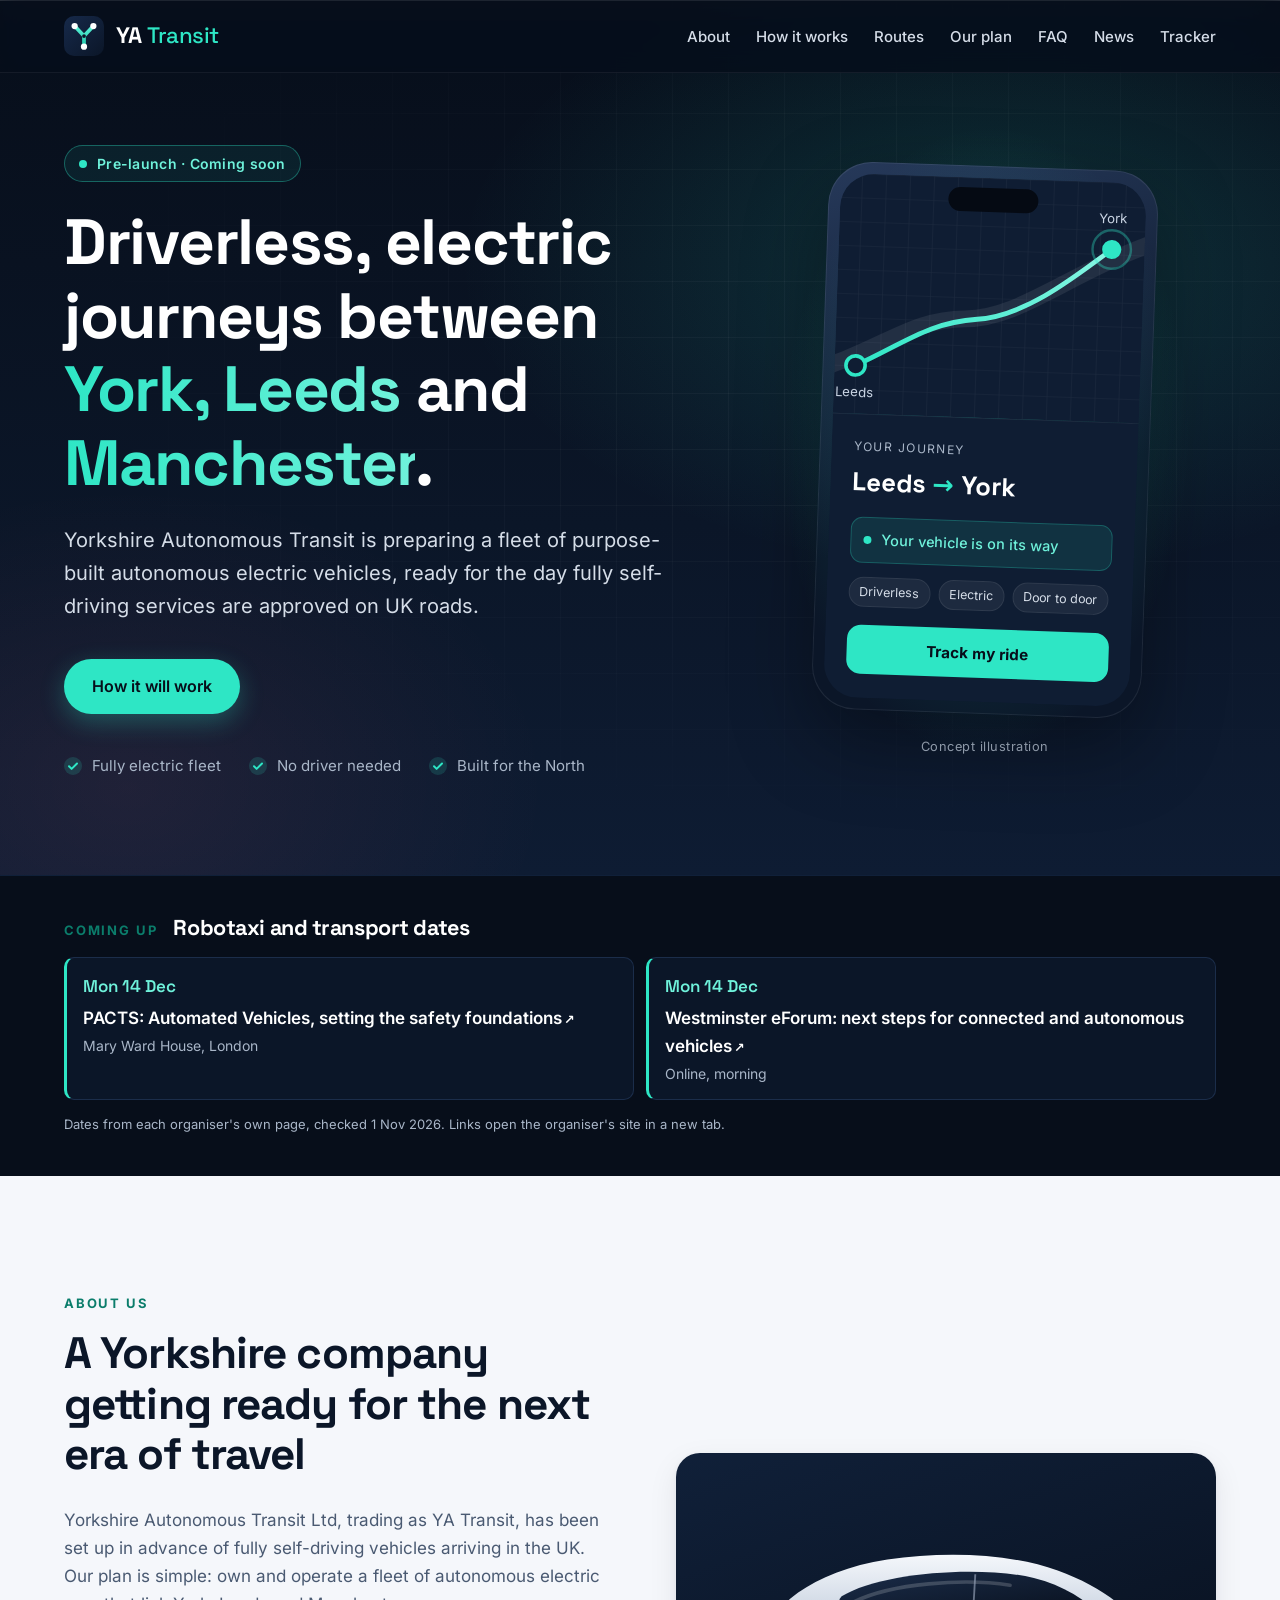
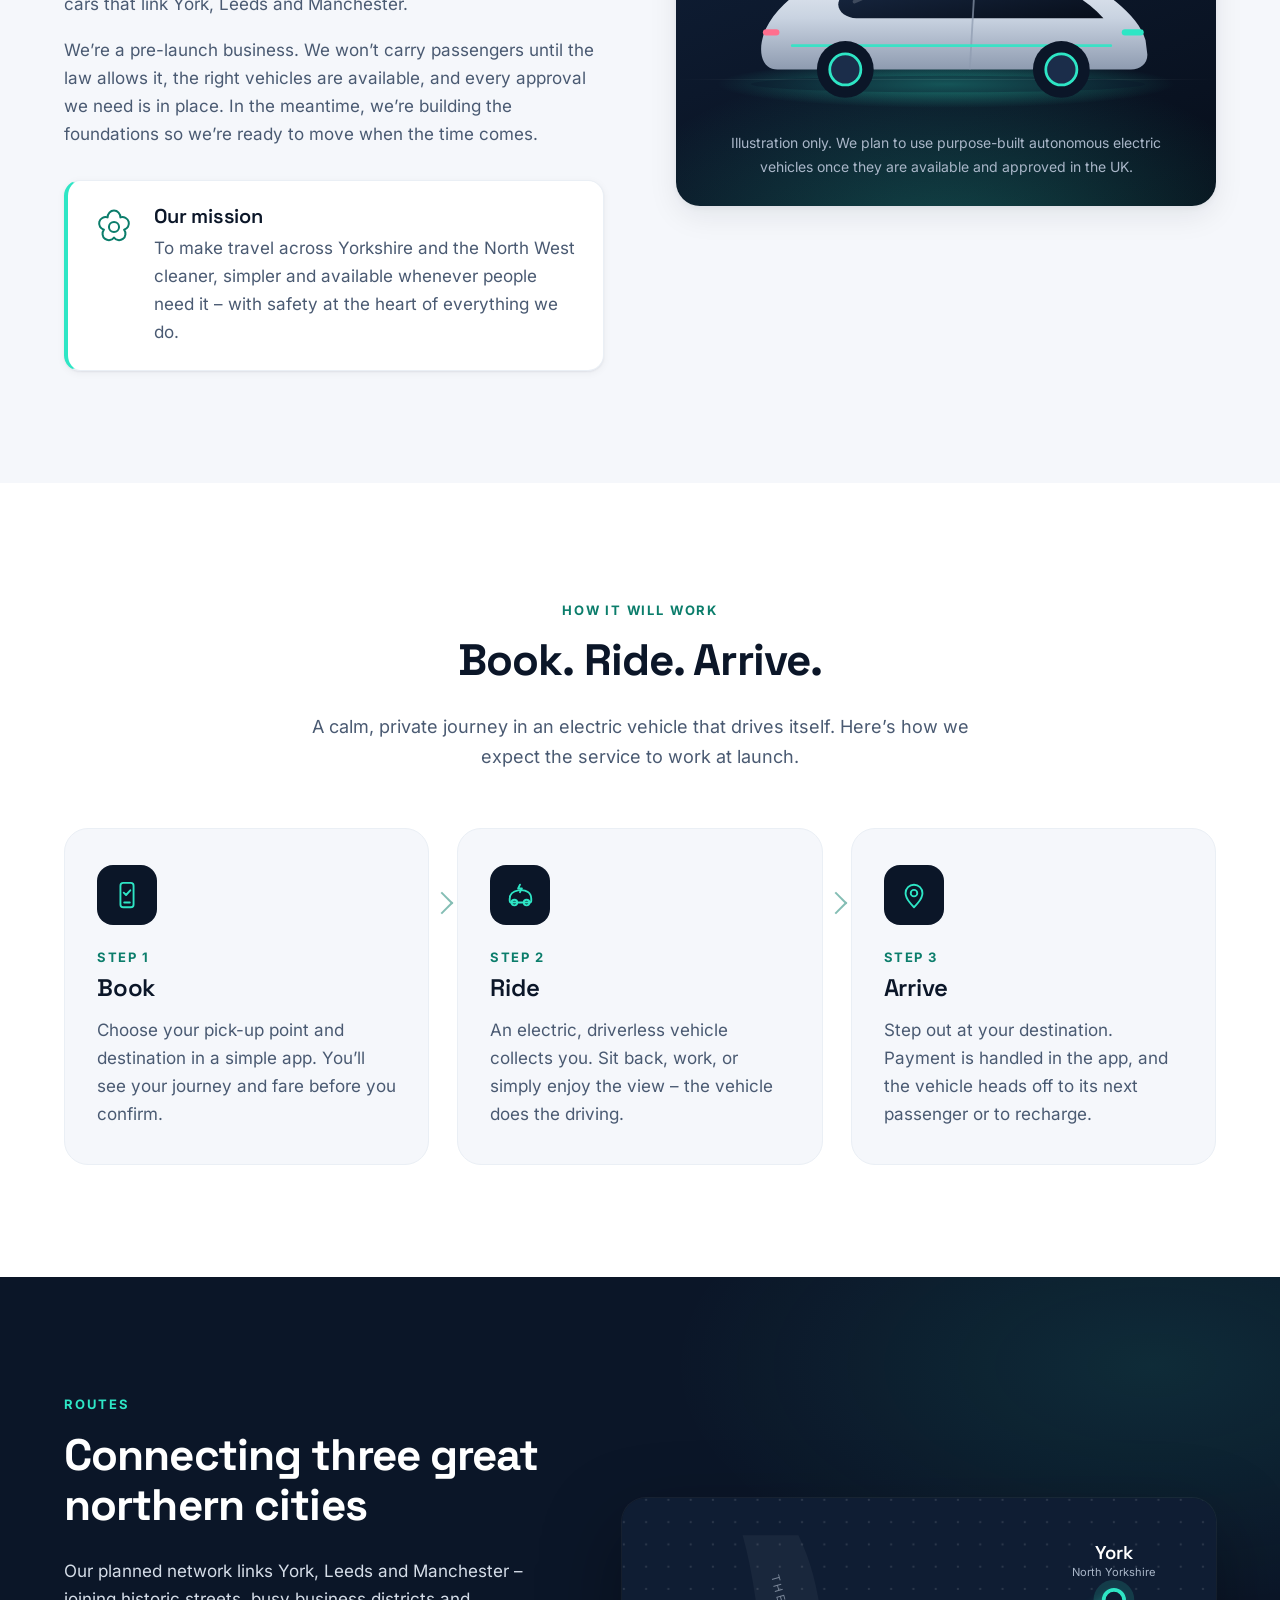
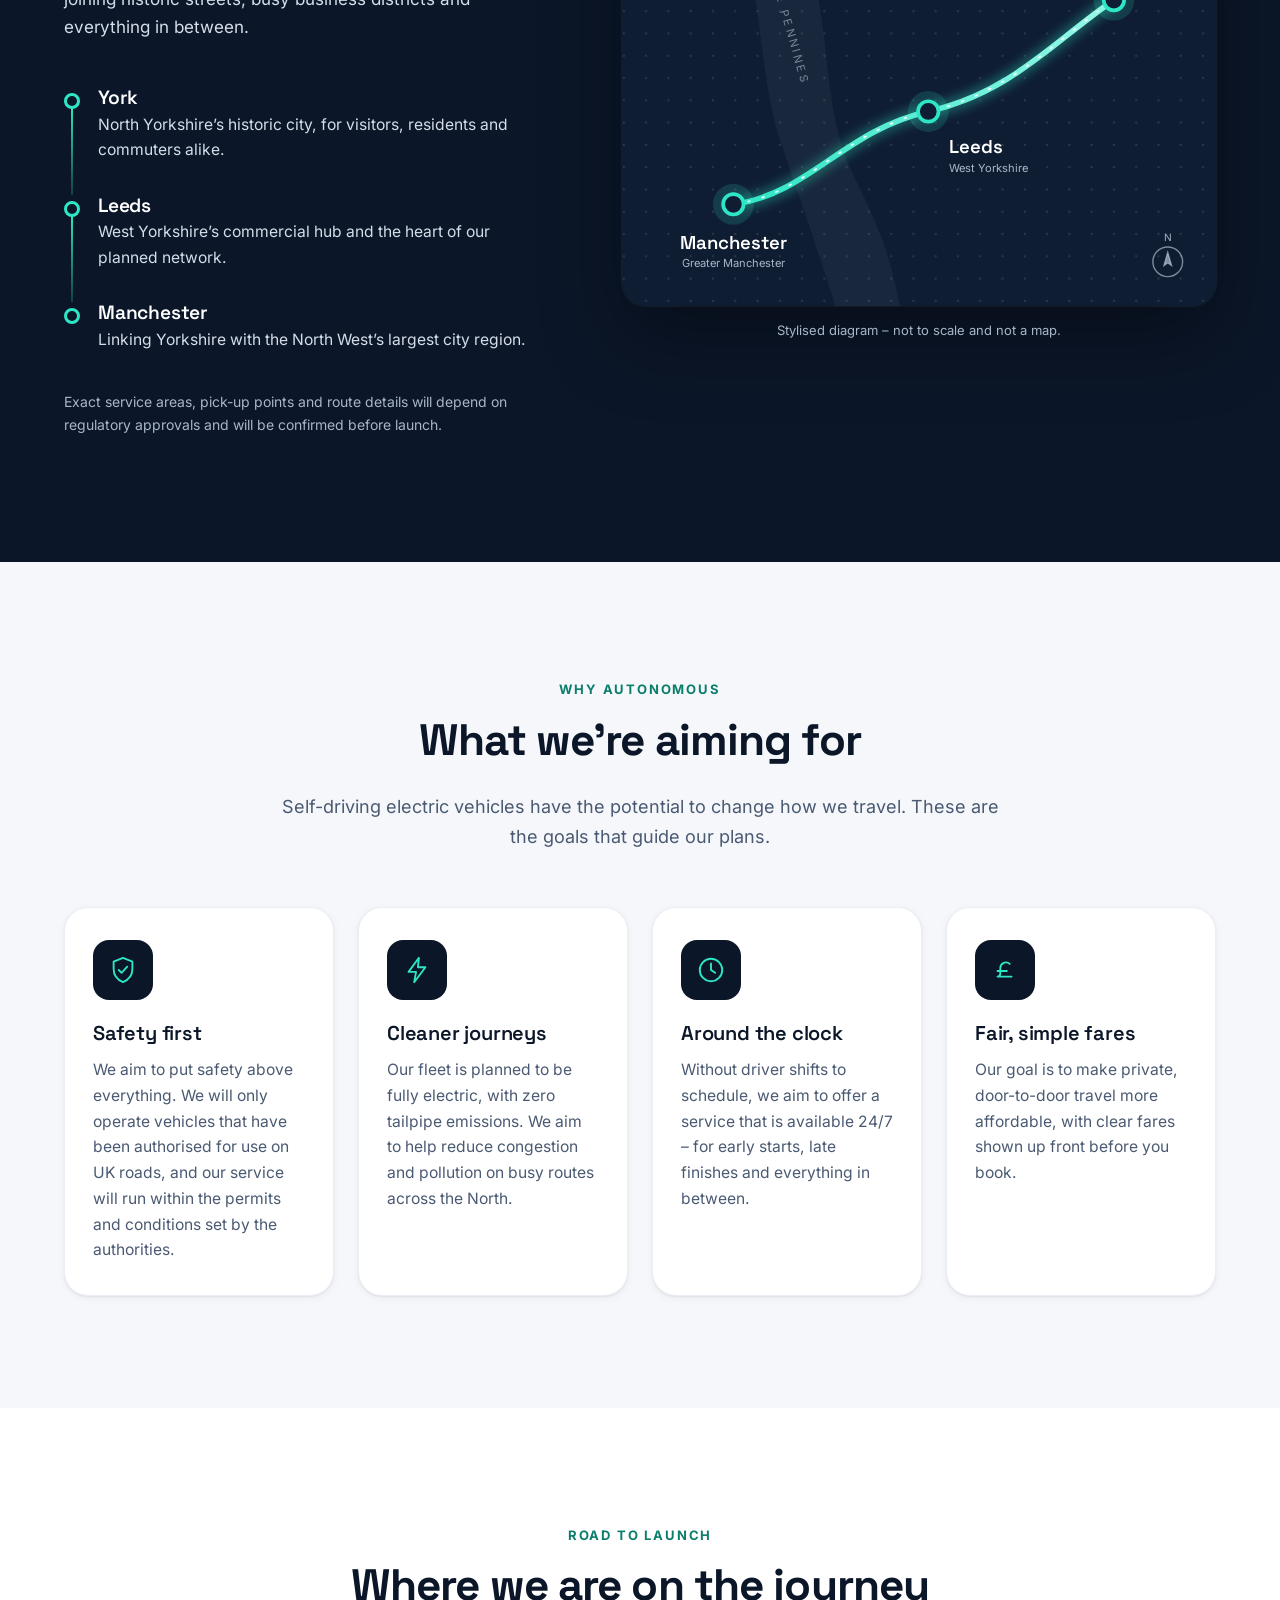
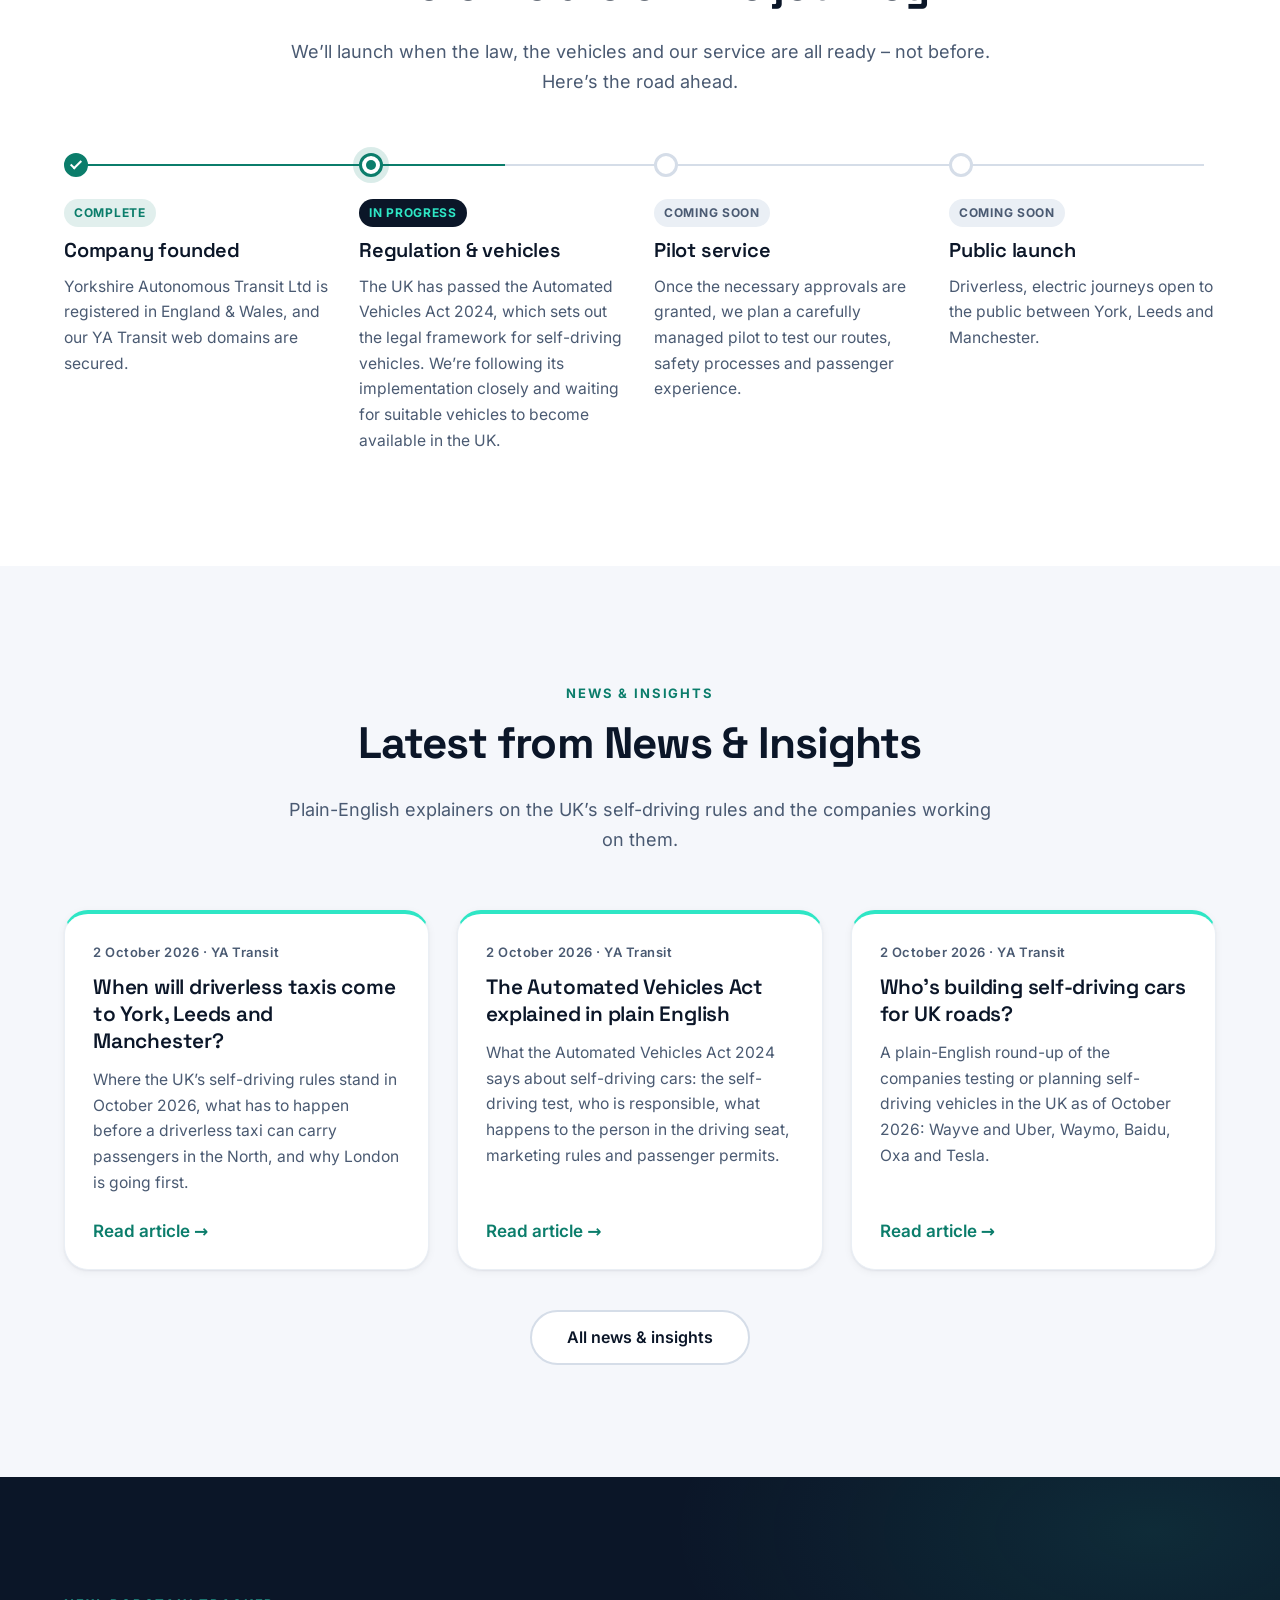
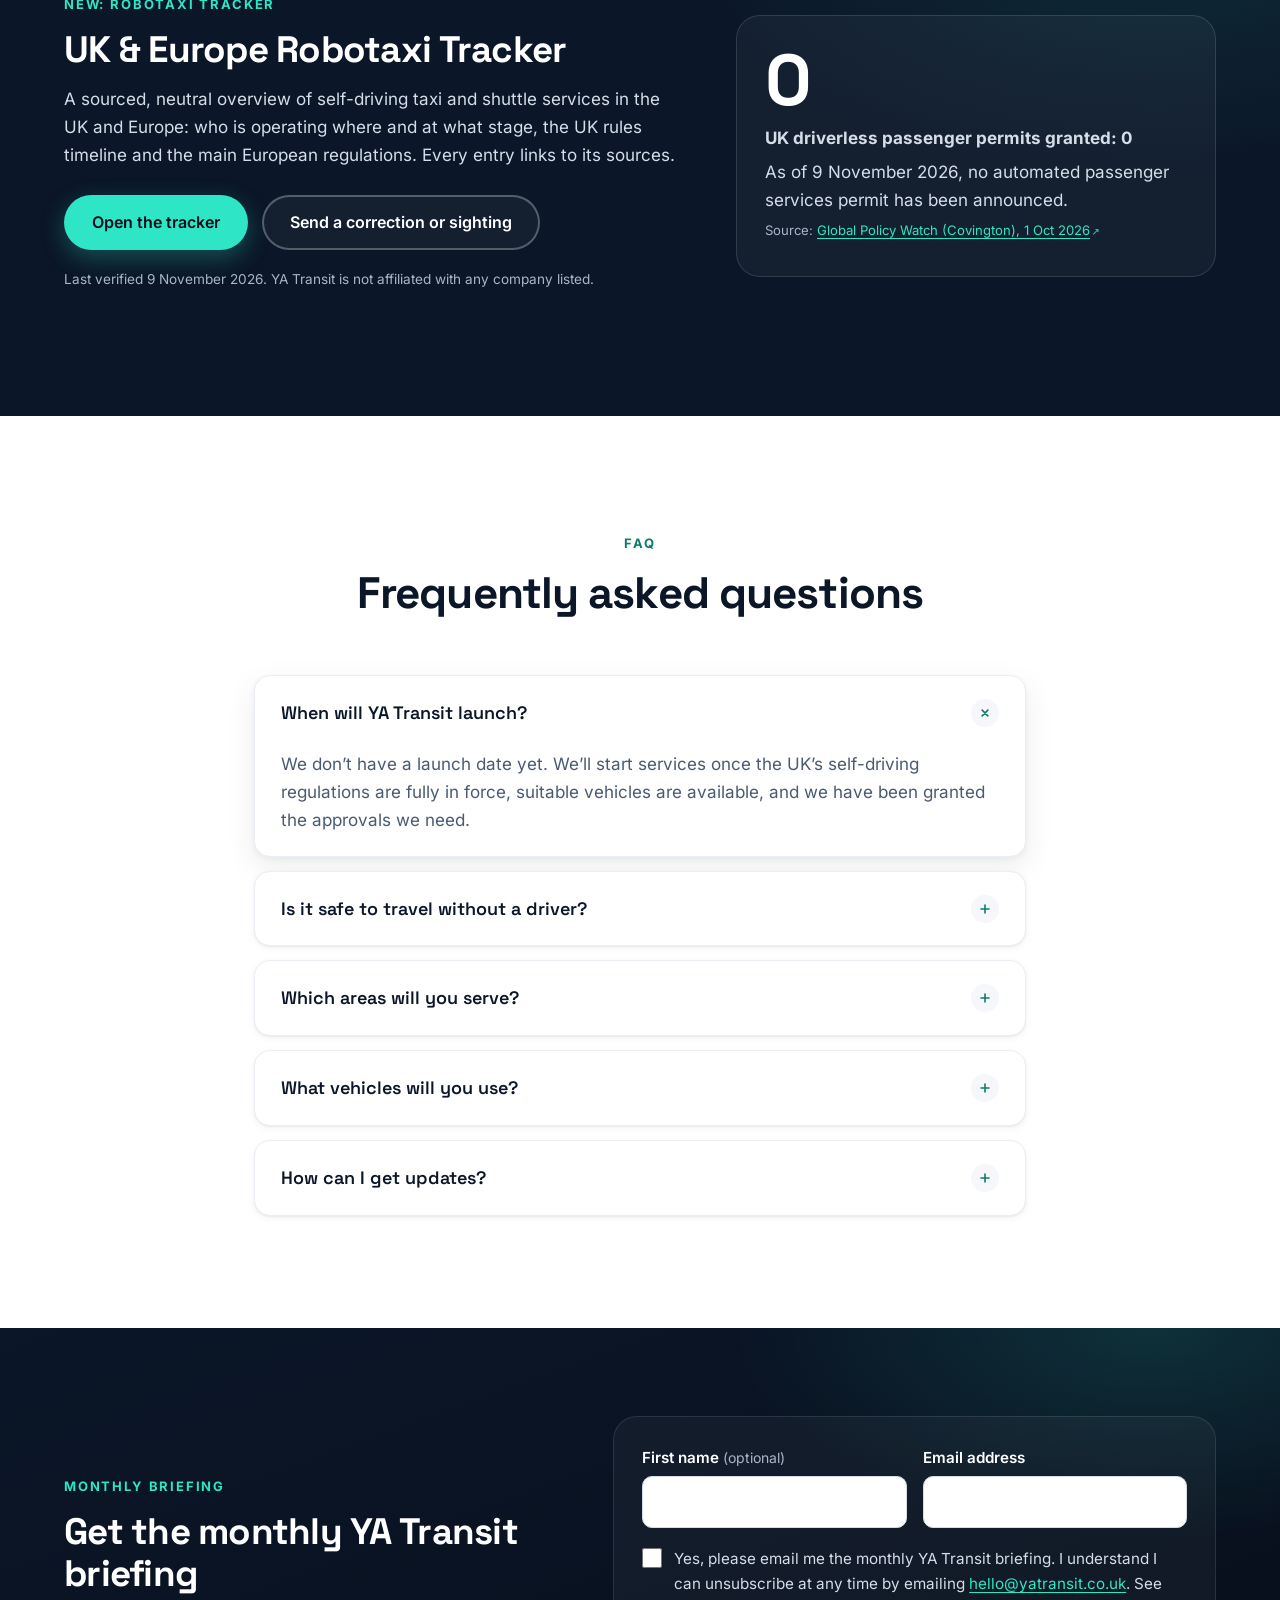
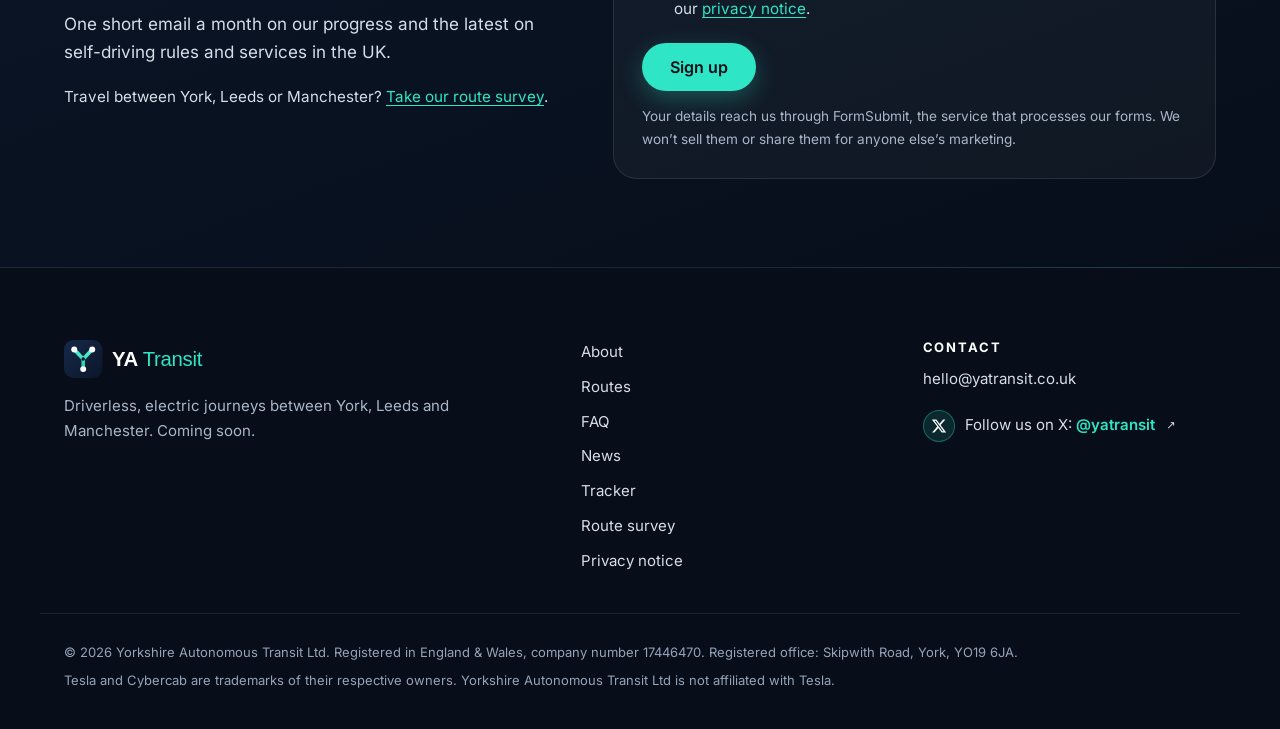
<file: index.html>
<!DOCTYPE html>
<html lang="en-GB">
<head>
  <meta charset="utf-8">
  <meta name="viewport" content="width=device-width, initial-scale=1">
  <title>YA Transit: Driverless Taxis for York, Leeds &amp; Manchester</title>
  <meta name="description" content="Yorkshire Autonomous Transit is preparing driverless electric journeys between York, Leeds and Manchester, ready for when UK rules allow.">
  <meta name="theme-color" content="#0B1628">
  <link rel="canonical" href="https://yatransit.co.uk/">

  <!-- Open Graph / social sharing -->
  <meta property="og:type" content="website">
  <meta property="og:site_name" content="YA Transit">
  <meta property="og:title" content="YA Transit: Driverless Taxis for York, Leeds &amp; Manchester">
  <meta property="og:description" content="Preparing driverless, electric journeys across Yorkshire and the North West.">
  <meta property="og:url" content="https://yatransit.co.uk/">
  <meta property="og:image" content="https://yatransit.co.uk/assets/og-image.jpg">
  <meta property="og:locale" content="en_GB">
  <meta name="twitter:card" content="summary_large_image">
  <meta name="twitter:site" content="@yatransit">

  <link rel="icon" href="favicon.svg" type="image/svg+xml">
  <link rel="icon" href="favicon.ico" sizes="32x32">
  <link rel="apple-touch-icon" href="assets/apple-touch-icon.png">
  <link rel="preload" href="assets/fonts/inter-latin-var.woff2" as="font" type="font/woff2" crossorigin>
  <link rel="preload" href="assets/fonts/space-grotesk-latin-var.woff2" as="font" type="font/woff2" crossorigin>
  <link rel="stylesheet" href="css/styles.css">
  <script src="js/main.js" defer></script>
  <link rel="alternate" type="application/rss+xml" title="YA Transit News &amp; Insights" href="https://yatransit.co.uk/news/feed.xml">

  <!-- Structured data for search engines -->
  <script type="application/ld+json">
  {
    "@context": "https://schema.org",
    "@type": "Organization",
    "name": "YA Transit",
    "legalName": "Yorkshire Autonomous Transit Ltd",
    "identifier": {
      "@type": "PropertyValue",
      "propertyID": "UK Companies House company number",
      "value": "17446470"
    },
    "logo": "https://yatransit.co.uk/assets/logo.svg",
    "url": "https://yatransit.co.uk",
    "email": "hello@yatransit.co.uk",
    "address": {
      "@type": "PostalAddress",
      "streetAddress": "Skipwith Road",
      "addressLocality": "York",
      "postalCode": "YO19 6JA",
      "addressCountry": "GB"
    },
    "sameAs": ["https://x.com/yatransit"]
  }
  </script>
  <script type="application/ld+json">
{
  "@context": "https://schema.org",
  "@type": "FAQPage",
  "mainEntity": [
    {
      "@type": "Question",
      "name": "When will YA Transit launch?",
      "acceptedAnswer": {
        "@type": "Answer",
        "text": "We don’t have a launch date yet. We’ll start services once the UK’s self-driving regulations are fully in force, suitable vehicles are available, and we have been granted the approvals we need."
      }
    },
    {
      "@type": "Question",
      "name": "Is it safe to travel without a driver?",
      "acceptedAnswer": {
        "@type": "Answer",
        "text": "Safety is our top priority. Under the Automated Vehicles Act 2024, self-driving vehicles must be authorised before they can drive themselves on roads in Great Britain, and passenger services need the appropriate permits. We will only carry passengers in vehicles and on services that have the required approvals."
      }
    },
    {
      "@type": "Question",
      "name": "Which areas will you serve?",
      "acceptedAnswer": {
        "@type": "Answer",
        "text": "Our plan is to connect York, Leeds and Manchester. Exact service areas and pick-up points will depend on approvals and will be confirmed before launch. If you’d like us to serve your town, email us at hello@yatransit.co.uk – it helps us plan."
      }
    },
    {
      "@type": "Question",
      "name": "What vehicles will you use?",
      "acceptedAnswer": {
        "@type": "Answer",
        "text": "We plan to use purpose-built autonomous electric vehicles – for example, compact two-seat robotaxis of the kind being developed by manufacturers such as Tesla (Cybercab) – once they are available and approved for use in the UK. We haven’t chosen a vehicle supplier yet, and we are not affiliated with any manufacturer."
      }
    },
    {
      "@type": "Question",
      "name": "How can I get updates?",
      "acceptedAnswer": {
        "@type": "Answer",
        "text": "Sign up for the monthly YA Transit briefing, read our News & Insights, or follow us on X at @yatransit. If you travel between York, Leeds or Manchester, you can also help shape our plans by taking our route survey. For any other enquiries, please email us at hello@yatransit.co.uk."
      }
    }
  ]
}
  </script>
</head>
<body>
  <a class="skip-link" href="#main">Skip to main content</a>

  <header class="site-header" id="top">
    <div class="container header-inner">
      <a class="brand" href="#top" aria-label="YA Transit – back to top">
        <img src="assets/logo-mark.svg" alt="YA Transit logo" width="40" height="40">
        <span class="brand-name">YA<span>Transit</span></span>
      </a>

      <button class="nav-toggle" type="button" aria-expanded="false" aria-controls="site-nav">
        <span class="nav-toggle-bar" aria-hidden="true"></span>
        <span class="visually-hidden">Menu</span>
      </button>

      <nav class="site-nav" id="site-nav" aria-label="Main">
        <ul>
          <li><a href="#about">About</a></li>
          <li><a href="#how-it-works">How it works</a></li>
          <li><a href="#routes">Routes</a></li>
          <li><a href="#why-autonomous">Our plan</a></li>
          <li><a href="#faq">FAQ</a></li>
          <li><a href="news/">News</a></li>
          <li><a href="tracker.html">Tracker</a></li>
        </ul>
      </nav>
    </div>
  </header>

  <main id="main">

    <!-- ============ HERO ============ -->
    <section class="hero" aria-labelledby="hero-title">
      <div class="hero-bg" aria-hidden="true"></div>
      <div class="container hero-inner">
        <div class="hero-copy">
          <!-- seasonal:fx --><div id="fx" class="fx-wrap"><div class="fx fx-diwali" data-id="diwali" data-s="2026-11-06" data-e="2026-11-08" hidden><div class="fx-in"><svg class="fx-ico" viewBox="0 0 48 32" aria-hidden="true" focusable="false"><path class="fx-flame" d="M24 2c3 5 5 8 5 11a5 5 0 0 1-10 0c0-3 2-6 5-11z"/><path class="fx-bowl" d="M6 18h36c-1 7-8 12-18 12S7 25 6 18z"/></svg><p><b>Happy Diwali</b> <span>Wishing everyone a bright Festival of Lights.</span></p></div></div><div class="fx fx-christmas" data-id="christmas" data-s="2026-12-21" data-e="2026-12-26" hidden><div class="fx-in"><svg class="fx-ico" viewBox="0 0 32 32" aria-hidden="true" focusable="false"><path class="fx-bowl" d="M16 2l4 9 10 1-7.5 6.5L25 29l-9-5.5L7 29l2.5-10.5L2 12l10-1z"/></svg><p><b>Merry Christmas</b> <span>Wishing you a safe journey home this Christmas.</span></p></div></div><div class="fx fx-new-year" data-id="new-year" data-s="2026-12-31" data-e="2027-01-02" hidden><div class="fx-in"><svg class="fx-ico" viewBox="0 0 32 32" aria-hidden="true" focusable="false"><path class="fx-bowl" d="M16 1l3 12 12 3-12 3-3 12-3-12-12-3 12-3z"/></svg><p><b>Happy New Year</b> <span>Here’s to the road ahead in 2027.</span></p></div></div><div class="fx fx-eid-al-fitr" data-id="eid-al-fitr" data-s="2027-03-09" data-e="2027-03-10" hidden><div class="fx-in"><svg class="fx-ico" viewBox="0 0 32 32" aria-hidden="true" focusable="false"><path class="fx-bowl" d="M21 3a13 13 0 1 0 8 21A11 11 0 0 1 21 3z"/></svg><p><b>Eid Mubarak</b> <span>Wishing you and your family a joyful Eid.</span></p></div></div><div class="fx fx-holi" data-id="holi" data-s="2027-03-21" data-e="2027-03-22" hidden><div class="fx-in"><svg class="fx-ico" viewBox="0 0 32 32" aria-hidden="true" focusable="false"><path class="fx-bowl" d="M16 1l3 12 12 3-12 3-3 12-3-12-12-3 12-3z"/></svg><p><b>Happy Holi</b> <span>Wishing you a colourful Holi.</span></p></div></div></div><script>(function(){var t=(function(){var q=(location.search.match(/[?&]date=(\d{4}-\d\d-\d\d)/)||[])[1];if(q)return q;try{return new Intl.DateTimeFormat("en-CA",{timeZone:"Europe/London",year:"numeric",month:"2-digit",day:"2-digit"}).format(new Date())}catch(e){return new Date().toISOString().slice(0,10)}})(),f=(location.search.match(/[?&]festive=([a-z-]+)/)||[])[1],o=0;[].forEach.call(document.querySelectorAll("#fx .fx"),function(el){var s=f?el.getAttribute("data-id")===f:(t>=el.getAttribute("data-s")&&t<=el.getAttribute("data-e"));if(s&&!o){el.hidden=false;o=1}else el.hidden=true})})();</script><!-- /seasonal:fx -->
          <p class="eyebrow"><span class="pulse" aria-hidden="true"></span> Pre-launch &middot; Coming soon</p>
          <h1 id="hero-title">Driverless, electric journeys between <span class="accent">York, Leeds</span> and <span class="accent">Manchester</span>.</h1>
          <p class="lead">Yorkshire Autonomous Transit is preparing a fleet of purpose-built autonomous electric vehicles, ready for the day fully self-driving services are approved on UK roads.</p>
          <div class="hero-actions">
            <a class="btn btn-primary" href="#how-it-works">How it will work</a>
          </div>
          <ul class="hero-points" aria-label="Key features">
            <li>Fully electric fleet</li>
            <li>No driver needed</li>
            <li>Built for the North</li>
          </ul>
        </div>

        <div class="hero-visual">
          <figure class="phone" role="img" aria-label="Concept illustration of a YA Transit booking screen showing a driverless journey from Leeds to York">
            <div class="phone-notch" aria-hidden="true"></div>
            <div class="phone-map" aria-hidden="true">
              <svg viewBox="0 0 300 200" preserveAspectRatio="xMidYMid slice">
                <defs>
                  <pattern id="grid" width="20" height="20" patternUnits="userSpaceOnUse">
                    <path d="M20 0H0V20" fill="none" stroke="rgba(255,255,255,0.06)" stroke-width="1"/>
                  </pattern>
                  <linearGradient id="phoneRoute" x1="0" y1="1" x2="1" y2="0">
                    <stop offset="0" stop-color="#2EE6C5"/>
                    <stop offset="1" stop-color="#8AF7E4"/>
                  </linearGradient>
                </defs>
                <rect width="300" height="200" fill="#0F1D33"/>
                <rect width="300" height="200" fill="url(#grid)"/>
                <path d="M-10 170 C60 150 80 120 130 118 S220 70 310 40" fill="none" stroke="rgba(255,255,255,0.08)" stroke-width="14"/>
                <path d="M40 160 C80 140 100 122 140 118 S220 80 250 56" fill="none" stroke="url(#phoneRoute)" stroke-width="4" stroke-linecap="round"/>
                <circle cx="40" cy="160" r="8" fill="#0F1D33" stroke="#2EE6C5" stroke-width="3"/>
                <circle cx="250" cy="56" r="8" fill="#2EE6C5"/>
                <circle cx="250" cy="56" r="16" fill="none" stroke="#2EE6C5" stroke-opacity="0.35" stroke-width="2"/>
                <text x="40" y="186" fill="#C9D4E3" font-size="11" text-anchor="middle" font-family="Inter, sans-serif">Leeds</text>
                <text x="250" y="34" fill="#C9D4E3" font-size="11" text-anchor="middle" font-family="Inter, sans-serif">York</text>
              </svg>
            </div>
            <div class="phone-body" aria-hidden="true">
              <p class="phone-label">Your journey</p>
              <p class="phone-trip">Leeds <span>&rarr;</span> York</p>
              <div class="phone-status">
                <span class="status-dot"></span>
                Your vehicle is on its way
              </div>
              <div class="phone-tags">
                <span>Driverless</span><span>Electric</span><span>Door to door</span>
              </div>
              <div class="phone-btn">Track my ride</div>
            </div>
          </figure>
          <p class="concept-note">Concept illustration</p>
        </div>
      </div>
    </section>

    <!-- seasonal:up --><section class="upnext" aria-labelledby="upnext-title"><div class="container"><div class="upnext-head"><p class="kicker">Coming up</p><h2 id="upnext-title" class="upnext-h">Robotaxi and transport dates</h2></div><ul class="upnext-list"><li data-s="2026-11-01" data-e="2026-11-25"><time datetime="2026-11-25">Wed 25 Nov</time><span><a href="https://www.businessldn.co.uk/events/what-do-autonomous-vehicles-mean-for-london" target="_blank" rel="noopener">What do autonomous vehicles mean for London?</a><small>BusinessLDN with Uber, UCL London (invite-only member briefing)</small></span></li><li data-s="2026-11-09" data-e="2026-12-14" hidden><time datetime="2026-12-14">Mon 14 Dec</time><span><a href="https://www.pacts.org.uk/automated-vehicles-setting-the-safety-foundations/" target="_blank" rel="noopener">PACTS: Automated Vehicles, setting the safety foundations</a><small>Mary Ward House, London</small></span></li><li data-s="2026-11-09" data-e="2026-12-14" hidden><time datetime="2026-12-14">Mon 14 Dec</time><span><a href="https://www.westminsterforumprojects.co.uk/conference/CAV-Transport-26" target="_blank" rel="noopener">Westminster eForum: next steps for connected and autonomous vehicles</a><small>Online, morning</small></span></li><li data-s="2026-12-07" data-e="2027-01-09" hidden><time datetime="2027-01-06">6–9 Jan</time><span><a href="https://www.ces.tech/plan-your-visit/dates-and-hours/" target="_blank" rel="noopener">CES 2027</a><small>Las Vegas (show floor 6–9 Jan; media days 4–5 Jan)</small></span></li><li data-s="2026-12-15" data-e="2027-01-22" hidden><time datetime="2027-01-22">Fri 22 Jan</time><span><a href="https://www.2027.itsworldcongress.com/submit-your-contribution" target="_blank" rel="noopener">ITS World Congress 2027: call for contributions closes</a><small>Congress at NEC Birmingham, 25–29 Oct 2027</small></span></li></ul><p class="upnext-empty" hidden>No confirmed dates in the next few weeks.</p><p class="upnext-src">Dates from each organiser's own page, checked 1 Nov 2026. Links open the organiser's site in a new tab.</p></div></section><script>(function(){var t=(function(){var q=(location.search.match(/[?&]date=(\d{4}-\d\d-\d\d)/)||[])[1];if(q)return q;try{return new Intl.DateTimeFormat("en-CA",{timeZone:"Europe/London",year:"numeric",month:"2-digit",day:"2-digit"}).format(new Date())}catch(e){return new Date().toISOString().slice(0,10)}})(),n=0,b=document.querySelector(".upnext");if(!b)return;[].forEach.call(b.querySelectorAll(".upnext-list li"),function(li){var s=t>=li.getAttribute("data-s")&&t<=li.getAttribute("data-e")&&n<4;li.hidden=!s;if(s)n++});b.querySelector(".upnext-empty").hidden=n>0})();</script><!-- /seasonal:up -->

    <!-- ============ ABOUT ============ -->
    <section class="section section-light" id="about" aria-labelledby="about-title">
      <div class="container split">
        <div>
          <p class="kicker">About us</p>
          <h2 id="about-title">A Yorkshire company getting ready for the next era of travel</h2>
          <p>Yorkshire Autonomous Transit Ltd, trading as YA Transit, has been set up in advance of fully self-driving vehicles arriving in the UK. Our plan is simple: own and operate a fleet of autonomous electric cars that link York, Leeds and Manchester.</p>
          <p>We&rsquo;re a pre-launch business. We won&rsquo;t carry passengers until the law allows it, the right vehicles are available, and every approval we need is in place. In the meantime, we&rsquo;re building the foundations so we&rsquo;re ready to move when the time comes.</p>
          <div class="mission">
            <svg class="rose" viewBox="0 0 48 48" aria-hidden="true" focusable="false">
              <g fill="none" stroke="currentColor" stroke-width="2.2" stroke-linejoin="round">
                <path d="M24 6c4 0 7 3.5 7 7.5 3.8-1.2 8 1 9 4.8s-1.3 7.6-5 8.6c2.4 3.2 1.9 7.8-1.3 10.1s-7.6 1.7-9.7-1.5c-2.1 3.2-6.5 3.8-9.7 1.5s-3.7-6.9-1.3-10.1c-3.7-1-6-4.8-5-8.6s5.2-6 9-4.8C17 9.5 20 6 24 6z"/>
                <circle cx="24" cy="24" r="5.5"/>
              </g>
            </svg>
            <div>
              <h3>Our mission</h3>
              <p>To make travel across Yorkshire and the North West cleaner, simpler and available whenever people need it &ndash; with safety at the heart of everything we do.</p>
            </div>
          </div>
        </div>

        <figure class="vehicle-card">
          <svg class="vehicle" viewBox="0 0 520 230" role="img" aria-labelledby="vehTitle">
            <title id="vehTitle">Illustration of a sleek, compact autonomous electric vehicle</title>
            <defs>
              <linearGradient id="body" x1="0" y1="0" x2="0" y2="1">
                <stop offset="0" stop-color="#F4F7FB"/>
                <stop offset="0.55" stop-color="#C9D3E1"/>
                <stop offset="1" stop-color="#8E9BB0"/>
              </linearGradient>
              <linearGradient id="glass" x1="0" y1="0" x2="1" y2="1">
                <stop offset="0" stop-color="#1B2D4A"/>
                <stop offset="1" stop-color="#070E1A"/>
              </linearGradient>
              <radialGradient id="glow" cx="0.5" cy="0.5" r="0.5">
                <stop offset="0" stop-color="#2EE6C5" stop-opacity="0.45"/>
                <stop offset="1" stop-color="#2EE6C5" stop-opacity="0"/>
              </radialGradient>
            </defs>
            <ellipse cx="260" cy="200" rx="250" ry="26" fill="url(#glow)"/>
            <ellipse cx="262" cy="200" rx="215" ry="9" fill="#0B1628" opacity="0.35"/>
            <path d="M58 162 C58 126 104 78 196 64 C258 55 330 57 382 76 C432 94 470 124 478 152 L480 168 C480 178 472 184 462 184 L76 184 C65 184 58 176 58 162 Z" fill="url(#body)"/>
            <path d="M146 104 C188 78 296 70 356 84 C388 92 414 108 432 128 L162 128 C148 128 136 116 146 104 Z" fill="url(#glass)"/>
            <path d="M160 110 C200 90 280 84 330 92" fill="none" stroke="#FFFFFF" stroke-opacity="0.18" stroke-width="4" stroke-linecap="round"/>
            <path d="M292 80 L286 184" stroke="#8E9BB0" stroke-width="2" opacity="0.7"/>
            <rect x="452" y="140" width="24" height="7" rx="3.5" fill="#2EE6C5"/>
            <rect x="60" y="140" width="18" height="7" rx="3.5" fill="#FF6F8E"/>
            <path d="M92 158 H440" stroke="#2EE6C5" stroke-width="3" stroke-linecap="round" opacity="0.9"/>
            <g>
              <circle cx="150" cy="184" r="31" fill="#0B1628"/>
              <circle cx="150" cy="184" r="17" fill="#1B2D4A" stroke="#2EE6C5" stroke-width="3"/>
              <circle cx="386" cy="184" r="31" fill="#0B1628"/>
              <circle cx="386" cy="184" r="17" fill="#1B2D4A" stroke="#2EE6C5" stroke-width="3"/>
            </g>
          </svg>
          <figcaption>Illustration only. We plan to use purpose-built autonomous electric vehicles once they are available and approved in the UK.</figcaption>
        </figure>
      </div>
    </section>

    <!-- ============ HOW IT WORKS ============ -->
    <section class="section section-white" id="how-it-works" aria-labelledby="how-title">
      <div class="container">
        <div class="section-head">
          <p class="kicker">How it will work</p>
          <h2 id="how-title">Book. Ride. Arrive.</h2>
          <p>A calm, private journey in an electric vehicle that drives itself. Here&rsquo;s how we expect the service to work at launch.</p>
        </div>
        <ol class="steps">
          <li class="step">
            <div class="step-icon" aria-hidden="true">
              <svg viewBox="0 0 32 32"><rect x="9" y="3" width="14" height="26" rx="3" fill="none" stroke="currentColor" stroke-width="2"/><path d="M13 24h6" stroke="currentColor" stroke-width="2" stroke-linecap="round"/><path d="M12.5 13.5l2.5 2.5 4.5-5" fill="none" stroke="currentColor" stroke-width="2" stroke-linecap="round" stroke-linejoin="round"/></svg>
            </div>
            <span class="step-num">Step 1</span>
            <h3>Book</h3>
            <p>Choose your pick-up point and destination in a simple app. You&rsquo;ll see your journey and fare before you confirm.</p>
          </li>
          <li class="step">
            <div class="step-icon" aria-hidden="true">
              <svg viewBox="0 0 32 32"><path d="M5 20c0-4 3-8 9-9 4-.6 8 0 10.5 1.8C27 14.5 28 17 28 20v2a2 2 0 0 1-2 2H7a2 2 0 0 1-2-2z" fill="none" stroke="currentColor" stroke-width="2" stroke-linejoin="round"/><circle cx="10" cy="24" r="3" fill="none" stroke="currentColor" stroke-width="2"/><circle cx="23" cy="24" r="3" fill="none" stroke="currentColor" stroke-width="2"/><path d="M16 5l-2 4h4l-2 4" fill="none" stroke="currentColor" stroke-width="2" stroke-linecap="round" stroke-linejoin="round"/></svg>
            </div>
            <span class="step-num">Step 2</span>
            <h3>Ride</h3>
            <p>An electric, driverless vehicle collects you. Sit back, work, or simply enjoy the view &ndash; the vehicle does the driving.</p>
          </li>
          <li class="step">
            <div class="step-icon" aria-hidden="true">
              <svg viewBox="0 0 32 32"><path d="M16 29s-9-8.2-9-15a9 9 0 0 1 18 0c0 6.8-9 15-9 15z" fill="none" stroke="currentColor" stroke-width="2" stroke-linejoin="round"/><circle cx="16" cy="14" r="3.5" fill="none" stroke="currentColor" stroke-width="2"/></svg>
            </div>
            <span class="step-num">Step 3</span>
            <h3>Arrive</h3>
            <p>Step out at your destination. Payment is handled in the app, and the vehicle heads off to its next passenger or to recharge.</p>
          </li>
        </ol>
      </div>
    </section>

    <!-- ============ ROUTES ============ -->
    <section class="section section-dark" id="routes" aria-labelledby="routes-title">
      <div class="container split split-routes">
        <div>
          <p class="kicker kicker-light">Routes</p>
          <h2 id="routes-title">Connecting three great northern cities</h2>
          <p>Our planned network links York, Leeds and Manchester &ndash; joining historic streets, busy business districts and everything in between.</p>
          <ul class="city-list">
            <li>
              <span class="city-dot" aria-hidden="true"></span>
              <div><h3>York</h3><p>North Yorkshire&rsquo;s historic city, for visitors, residents and commuters alike.</p></div>
            </li>
            <li>
              <span class="city-dot" aria-hidden="true"></span>
              <div><h3>Leeds</h3><p>West Yorkshire&rsquo;s commercial hub and the heart of our planned network.</p></div>
            </li>
            <li>
              <span class="city-dot" aria-hidden="true"></span>
              <div><h3>Manchester</h3><p>Linking Yorkshire with the North West&rsquo;s largest city region.</p></div>
            </li>
          </ul>
          <p class="small-print">Exact service areas, pick-up points and route details will depend on regulatory approvals and will be confirmed before launch.</p>
        </div>

        <figure class="route-diagram">
          <svg viewBox="0 0 640 440" role="img" aria-labelledby="routeTitle routeDesc">
            <title id="routeTitle">Stylised route diagram</title>
            <desc id="routeDesc">A simplified diagram, not a map, showing a planned route linking Manchester in the south west to Leeds and then York in the north east, crossing the Pennines.</desc>
            <defs>
              <pattern id="dots" width="24" height="24" patternUnits="userSpaceOnUse">
                <circle cx="2" cy="2" r="1.2" fill="rgba(255,255,255,0.12)"/>
              </pattern>
              <linearGradient id="routeGrad" x1="0" y1="1" x2="1" y2="0">
                <stop offset="0" stop-color="#2EE6C5"/>
                <stop offset="1" stop-color="#9AF8E8"/>
              </linearGradient>
              <filter id="softGlow" x="-20%" y="-20%" width="140%" height="140%">
                <feGaussianBlur stdDeviation="6"/>
              </filter>
            </defs>
            <rect width="640" height="440" rx="24" fill="#0F1D33"/>
            <rect width="640" height="440" rx="24" fill="url(#dots)"/>

            <!-- Pennines band (stylised) -->
            <path d="M190 40 C230 120 210 220 250 300 S290 400 300 440 L230 440 C215 390 190 320 170 260 S150 110 130 40 Z" fill="rgba(255,255,255,0.045)"/>
            <text class="pennines" x="160" y="84" fill="rgba(201,212,227,0.55)" font-size="12" font-family="Inter, sans-serif" letter-spacing="3" transform="rotate(74 160 84)">THE PENNINES</text>

            <!-- Route -->
            <path d="M120 330 C200 320 240 250 330 230 S470 150 530 110" fill="none" stroke="#2EE6C5" stroke-width="14" stroke-linecap="round" opacity="0.35" filter="url(#softGlow)"/>
            <path d="M120 330 C200 320 240 250 330 230 S470 150 530 110" fill="none" stroke="url(#routeGrad)" stroke-width="6" stroke-linecap="round"/>
            <path class="route-flow" d="M120 330 C200 320 240 250 330 230 S470 150 530 110" fill="none" stroke="#FFFFFF" stroke-width="2" stroke-linecap="round" stroke-dasharray="2 14" opacity="0.85"/>

            <!-- Manchester -->
            <circle cx="120" cy="330" r="22" fill="#2EE6C5" opacity="0.15"/>
            <circle cx="120" cy="330" r="11" fill="#0F1D33" stroke="#2EE6C5" stroke-width="4"/>
            <text x="120" y="378" fill="#FFFFFF" class="city-name" font-size="20" font-weight="600" text-anchor="middle" font-family="'Space Grotesk', Inter, sans-serif">Manchester</text>
            <text x="120" y="398" class="city-sub" fill="#A9B6C8" font-size="12" text-anchor="middle" font-family="Inter, sans-serif">Greater Manchester</text>

            <!-- Leeds -->
            <circle cx="330" cy="230" r="22" fill="#2EE6C5" opacity="0.15"/>
            <circle cx="330" cy="230" r="11" fill="#0F1D33" stroke="#2EE6C5" stroke-width="4"/>
            <text x="352" y="275" fill="#FFFFFF" class="city-name" font-size="20" font-weight="600" font-family="'Space Grotesk', Inter, sans-serif">Leeds</text>
            <text x="352" y="295" class="city-sub" fill="#A9B6C8" font-size="12" font-family="Inter, sans-serif">West Yorkshire</text>

            <!-- York -->
            <circle cx="530" cy="110" r="22" fill="#2EE6C5" opacity="0.15"/>
            <circle cx="530" cy="110" r="11" fill="#0F1D33" stroke="#2EE6C5" stroke-width="4"/>
            <text x="530" y="66" fill="#FFFFFF" class="city-name" font-size="20" font-weight="600" text-anchor="middle" font-family="'Space Grotesk', Inter, sans-serif">York</text>
            <text x="530" y="84" class="city-sub" fill="#A9B6C8" font-size="12" text-anchor="middle" font-family="Inter, sans-serif">North Yorkshire</text>

            <!-- Compass -->
            <g transform="translate(588 392)" fill="none" stroke="rgba(201,212,227,0.6)" stroke-width="1.5">
              <circle r="16"/>
              <path d="M0 -10 L4 4 L0 1 L-4 4 Z" fill="rgba(201,212,227,0.6)"/>
              <text y="-22" fill="rgba(201,212,227,0.8)" stroke="none" font-size="11" text-anchor="middle" font-family="Inter, sans-serif">N</text>
            </g>
          </svg>
          <figcaption>Stylised diagram &ndash; not to scale and not a map.</figcaption>
        </figure>
      </div>
    </section>

    <!-- ============ WHY AUTONOMOUS ============ -->
    <section class="section section-light" id="why-autonomous" aria-labelledby="why-title">
      <div class="container">
        <div class="section-head">
          <p class="kicker">Why autonomous</p>
          <h2 id="why-title">What we&rsquo;re aiming for</h2>
          <p>Self-driving electric vehicles have the potential to change how we travel. These are the goals that guide our plans.</p>
        </div>
        <div class="cards">
          <article class="card">
            <div class="card-icon" aria-hidden="true">
              <svg viewBox="0 0 32 32"><path d="M16 3l10 4v8c0 6.5-4.3 11.6-10 14-5.7-2.4-10-7.5-10-14V7z" fill="none" stroke="currentColor" stroke-width="2" stroke-linejoin="round"/><path d="M11.5 16l3 3 6-6.5" fill="none" stroke="currentColor" stroke-width="2" stroke-linecap="round" stroke-linejoin="round"/></svg>
            </div>
            <h3>Safety first</h3>
            <p>We aim to put safety above everything. We will only operate vehicles that have been authorised for use on UK roads, and our service will run within the permits and conditions set by the authorities.</p>
          </article>
          <article class="card">
            <div class="card-icon" aria-hidden="true">
              <svg viewBox="0 0 32 32"><path d="M18 3L7 18h8l-2 11 12-16h-8z" fill="none" stroke="currentColor" stroke-width="2" stroke-linejoin="round"/></svg>
            </div>
            <h3>Cleaner journeys</h3>
            <p>Our fleet is planned to be fully electric, with zero tailpipe emissions. We aim to help reduce congestion and pollution on busy routes across the North.</p>
          </article>
          <article class="card">
            <div class="card-icon" aria-hidden="true">
              <svg viewBox="0 0 32 32"><circle cx="16" cy="16" r="12" fill="none" stroke="currentColor" stroke-width="2"/><path d="M16 9v7l4.5 3" fill="none" stroke="currentColor" stroke-width="2" stroke-linecap="round" stroke-linejoin="round"/></svg>
            </div>
            <h3>Around the clock</h3>
            <p>Without driver shifts to schedule, we aim to offer a service that is available 24/7 &ndash; for early starts, late finishes and everything in between.</p>
          </article>
          <article class="card">
            <div class="card-icon" aria-hidden="true">
              <svg viewBox="0 0 32 32"><path d="M21 9.5a6 6 0 0 0-10 4.5v5c0 2-1 4-3 4h15" fill="none" stroke="currentColor" stroke-width="2" stroke-linecap="round" stroke-linejoin="round"/><path d="M8 17h10" stroke="currentColor" stroke-width="2" stroke-linecap="round"/></svg>
            </div>
            <h3>Fair, simple fares</h3>
            <p>Our goal is to make private, door-to-door travel more affordable, with clear fares shown up front before you book.</p>
          </article>
        </div>
      </div>
    </section>

    <!-- ============ ROADMAP ============ -->
    <section class="section section-white" id="roadmap" aria-labelledby="roadmap-title">
      <div class="container">
        <div class="section-head">
          <p class="kicker">Road to launch</p>
          <h2 id="roadmap-title">Where we are on the journey</h2>
          <p>We&rsquo;ll launch when the law, the vehicles and our service are all ready &ndash; not before. Here&rsquo;s the road ahead.</p>
        </div>
        <ol class="timeline">
          <li class="milestone is-done">
            <span class="milestone-marker" aria-hidden="true"></span>
            <span class="badge badge-done">Complete</span>
            <h3>Company founded</h3>
            <p>Yorkshire Autonomous Transit Ltd is registered in England &amp; Wales, and our YA Transit web domains are secured.</p>
          </li>
          <li class="milestone is-current">
            <span class="milestone-marker" aria-hidden="true"></span>
            <span class="badge badge-current">In progress</span>
            <h3>Regulation &amp; vehicles</h3>
            <p>The UK has passed the Automated Vehicles Act 2024, which sets out the legal framework for self-driving vehicles. We&rsquo;re following its implementation closely and waiting for suitable vehicles to become available in the UK.</p>
          </li>
          <li class="milestone">
            <span class="milestone-marker" aria-hidden="true"></span>
            <span class="badge">Coming soon</span>
            <h3>Pilot service</h3>
            <p>Once the necessary approvals are granted, we plan a carefully managed pilot to test our routes, safety processes and passenger experience.</p>
          </li>
          <li class="milestone">
            <span class="milestone-marker" aria-hidden="true"></span>
            <span class="badge">Coming soon</span>
            <h3>Public launch</h3>
            <p>Driverless, electric journeys open to the public between York, Leeds and Manchester.</p>
          </li>
        </ol>
      </div>
    </section>

    <!-- ================= NEWS TEASER ================= -->
    <section class="section section-light" id="news" aria-labelledby="news-title">
      <div class="container">
        <div class="section-head">
          <p class="kicker">News &amp; Insights</p>
          <h2 id="news-title">Latest from News &amp; Insights</h2>
          <p>Plain-English explainers on the UK’s self-driving rules and the companies working on them.</p>
        </div>
        <div class="news-grid">
        <article class="news-card">
          <p class="news-meta"><time datetime="2026-10-02">2 October 2026</time> &middot; YA Transit</p>
          <h3 class="news-title"><a href="news/driverless-taxis-york-leeds-manchester.html">When will driverless taxis come to York, Leeds and Manchester?</a></h3>
          <p class="news-excerpt">Where the UK’s self-driving rules stand in October 2026, what has to happen before a driverless taxi can carry passengers in the North, and why London is going first.</p>
          <a class="news-more" href="news/driverless-taxis-york-leeds-manchester.html" aria-hidden="true" tabindex="-1">Read article <span aria-hidden="true">&rarr;</span></a>
        </article>
        <article class="news-card">
          <p class="news-meta"><time datetime="2026-10-02">2 October 2026</time> &middot; YA Transit</p>
          <h3 class="news-title"><a href="news/automated-vehicles-act-explained.html">The Automated Vehicles Act explained in plain English</a></h3>
          <p class="news-excerpt">What the Automated Vehicles Act 2024 says about self-driving cars: the self-driving test, who is responsible, what happens to the person in the driving seat, marketing rules and passenger permits.</p>
          <a class="news-more" href="news/automated-vehicles-act-explained.html" aria-hidden="true" tabindex="-1">Read article <span aria-hidden="true">&rarr;</span></a>
        </article>
        <article class="news-card">
          <p class="news-meta"><time datetime="2026-10-02">2 October 2026</time> &middot; YA Transit</p>
          <h3 class="news-title"><a href="news/who-is-building-self-driving-cars-uk.html">Who’s building self-driving cars for UK roads?</a></h3>
          <p class="news-excerpt">A plain-English round-up of the companies testing or planning self-driving vehicles in the UK as of October 2026: Wayve and Uber, Waymo, Baidu, Oxa and Tesla.</p>
          <a class="news-more" href="news/who-is-building-self-driving-cars-uk.html" aria-hidden="true" tabindex="-1">Read article <span aria-hidden="true">&rarr;</span></a>
        </article>
        </div>
        <div class="news-teaser-actions">
          <a class="btn btn-outline" href="news/">All news &amp; insights</a>
        </div>
      </div>
    </section>

    <!-- ============ TRACKER TEASER ============ -->
    <section class="section section-dark tracker-teaser" id="tracker" aria-labelledby="tracker-title">
      <div class="container tracker-teaser-inner">
        <div>
          <p class="kicker kicker-light">New: Robotaxi Tracker</p>
          <h2 id="tracker-title">UK &amp; Europe Robotaxi Tracker</h2>
          <p>A sourced, neutral overview of self-driving taxi and shuttle services in the UK and Europe: who is operating where and at what stage, the UK rules timeline and the main European regulations. Every entry links to its sources.</p>
          <div class="tracker-teaser-actions">
            <a class="btn btn-primary" href="tracker.html">Open the tracker</a>
            <a class="btn btn-ghost" href="tracker.html#report">Send a correction or sighting</a>
          </div>
          <p class="tracker-teaser-note">Last verified <time datetime="2026-11-09">9 November 2026</time>. YA Transit is not affiliated with any company listed.</p>
        </div>
        <div class="tracker-teaser-stat">
          <p class="rt-counter-value" aria-hidden="true">0</p>
          <p><strong>UK driverless passenger permits granted: 0</strong></p>
          <p>As of 9 November 2026, no automated passenger services permit has been announced.</p>
          <p class="rt-src">Source: <a  href="https://www.globalpolicywatch.com/2026/10/overview-of-eu-and-uk-regulatory-developments-relating-to-autonomous-vehicles/" target="_blank" rel="noopener noreferrer">Global Policy Watch (Covington), 1 Oct 2026<span class="visually-hidden ext-nt"> (opens in new tab)</span></a></p>
        </div>
      </div>
    </section>

    <!-- ============ FAQ ============ -->
    <section class="section section-white" id="faq" aria-labelledby="faq-title">
      <div class="container container-narrow">
        <div class="section-head">
          <p class="kicker">FAQ</p>
          <h2 id="faq-title">Frequently asked questions</h2>
        </div>
        <div class="faq">
          <details open>
            <summary>When will YA Transit launch?</summary>
            <div class="faq-body">
              <p>We don&rsquo;t have a launch date yet. We&rsquo;ll start services once the UK&rsquo;s self-driving regulations are fully in force, suitable vehicles are available, and we have been granted the approvals we need.</p>
            </div>
          </details>
          <details>
            <summary>Is it safe to travel without a driver?</summary>
            <div class="faq-body">
              <p>Safety is our top priority. Under the Automated Vehicles Act 2024, self-driving vehicles must be authorised before they can drive themselves on roads in Great Britain, and passenger services need the appropriate permits. We will only carry passengers in vehicles and on services that have the required approvals.</p>
            </div>
          </details>
          <details>
            <summary>Which areas will you serve?</summary>
            <div class="faq-body">
              <p>Our plan is to connect York, Leeds and Manchester. Exact service areas and pick-up points will depend on approvals and will be confirmed before launch. If you&rsquo;d like us to serve your town, email us at <a href="mailto:hello@yatransit.co.uk">hello@yatransit.co.uk</a> &ndash; it helps us plan.</p>
            </div>
          </details>
          <details>
            <summary>What vehicles will you use?</summary>
            <div class="faq-body">
              <p>We plan to use purpose-built autonomous electric vehicles &ndash; for example, compact two-seat robotaxis of the kind being developed by manufacturers such as Tesla (Cybercab) &ndash; once they are available and approved for use in the UK. We haven&rsquo;t chosen a vehicle supplier yet, and we are not affiliated with any manufacturer.</p>
            </div>
          </details>
          <details>
            <summary>How can I get updates?</summary>
            <div class="faq-body">
              <p>Sign up for the <a href="#briefing">monthly YA Transit briefing</a>, read our <a href="news/">News &amp; Insights</a>, or follow us on X at <a  href="https://x.com/yatransit" target="_blank" rel="noopener noreferrer">@yatransit<span class="visually-hidden ext-nt"> (opens in new tab)</span></a>. If you travel between York, Leeds or Manchester, you can also help shape our plans by taking our <a href="survey.html">route survey</a>. For any other enquiries, please email us at <a href="mailto:hello@yatransit.co.uk">hello@yatransit.co.uk</a>.</p>
            </div>
          </details>
        </div>
      </div>
    </section>

    <section class="section briefing" id="briefing" aria-labelledby="briefing-title">
      <div class="container briefing-inner">
        <div class="briefing-copy">
          <p class="kicker kicker-light">Monthly briefing</p>
          <h2 id="briefing-title">Get the monthly YA Transit briefing</h2>
          <p>One short email a month on our progress and the latest on self-driving rules and services in the UK.</p>
          <p class="briefing-survey">Travel between York, Leeds or Manchester? <a href="survey.html">Take our route survey</a>.</p>
        </div>
        <form class="yat-form briefing-form" action="https://formsubmit.co/7b9ac021329bbe6ac2b7830b0eee257e" method="POST" data-yat-form>
          <input type="hidden" name="_subject" value="YA Transit: new monthly briefing sign-up">
          <input type="hidden" name="_next" value="https://yatransit.co.uk/thanks.html?form=briefing">
          <input type="hidden" name="_captcha" value="false">
          <input type="hidden" name="_template" value="table">
          <input type="hidden" name="Form" value="Monthly briefing sign-up">
          <input type="hidden" name="Page" value="/">
          <div class="hp-field" aria-hidden="true"><label for="briefing-hp">Leave this field empty</label><input type="text" id="briefing-hp" name="_honey" tabindex="-1" autocomplete="off"></div>
          <div class="form-row">
            <div class="field">
              <label for="briefing-name">First name <span class="optional">(optional)</span></label>
              <input id="briefing-name" name="First name" type="text" autocomplete="given-name" maxlength="80">
            </div>
            <div class="field">
              <label for="briefing-email">Email address</label>
              <input id="briefing-email" name="email" type="email" autocomplete="email" inputmode="email" required maxlength="200">
            </div>
          </div>
          <div class="field">
            <label class="check">
              <input type="checkbox" name="Consent to monthly briefing" value="Yes: ticked the box agreeing to receive the monthly YA Transit briefing by email" required>
              <span>Yes, please email me the monthly YA Transit briefing. I understand I can unsubscribe at any time by emailing <a href="mailto:hello@yatransit.co.uk">hello@yatransit.co.uk</a>. See our <a href="privacy.html#briefing-data">privacy notice</a>.</span>
            </label>
          </div>
          <button class="btn btn-primary" type="submit">Sign up</button>
          <p class="form-note">Your details reach us through FormSubmit, the service that processes our forms. We won’t sell them or share them for anyone else’s marketing.</p>
        </form>
      </div>
    </section>
  </main>

  <footer class="site-footer">
    <div class="container footer-inner">
      <div class="footer-brand">
        <img src="assets/logo-light.svg" alt="YA Transit" width="180" height="38">
        <p>Driverless, electric journeys between York, Leeds and Manchester. Coming soon.</p>
      </div>
      <nav class="footer-nav" aria-label="Footer">
        <ul>
          <li><a href="#about">About</a></li>
          <li><a href="#routes">Routes</a></li>
          <li><a href="#faq">FAQ</a></li>
          <li><a href="news/">News</a></li>
          <li><a href="tracker.html">Tracker</a></li>
          <li><a href="survey.html">Route survey</a></li>
          <li><a href="privacy.html">Privacy notice</a></li>
        </ul>
      </nav>
      <div class="footer-contact">
        <h2 class="footer-heading">Contact</h2>
        <p><a href="mailto:hello@yatransit.co.uk">hello@yatransit.co.uk</a></p>
        <p class="footer-social"><a class="x-link"  href="https://x.com/yatransit" target="_blank" rel="noopener noreferrer"><span class="x-badge"><svg class="x-logo" viewBox="0 0 24 24" width="16" height="16" aria-hidden="true" focusable="false"><path fill="currentColor" d="M18.244 2.25h3.308l-7.227 8.26 8.502 11.24H16.17l-5.214-6.817L4.99 21.75H1.68l7.73-8.835L1.254 2.25H8.08l4.713 6.231zm-1.161 17.52h1.833L7.084 4.126H5.117z"/></svg></span><span>Follow us on X: <strong>@yatransit</strong></span><span class="visually-hidden"> (opens in a new tab)</span><span class="visually-hidden ext-nt"> (opens in new tab)</span></a></p>
      </div>
    </div>
    <div class="container footer-legal">
      <p>&copy; <span data-year>2026</span> Yorkshire Autonomous Transit Ltd. Registered in England &amp; Wales, company number 17446470. Registered office: Skipwith Road, York, YO19 6JA.</p>
      <p>Tesla and Cybercab are trademarks of their respective owners. Yorkshire Autonomous Transit Ltd is not affiliated with Tesla.</p>
    </div>
  </footer>
</body>
</html>
</file>
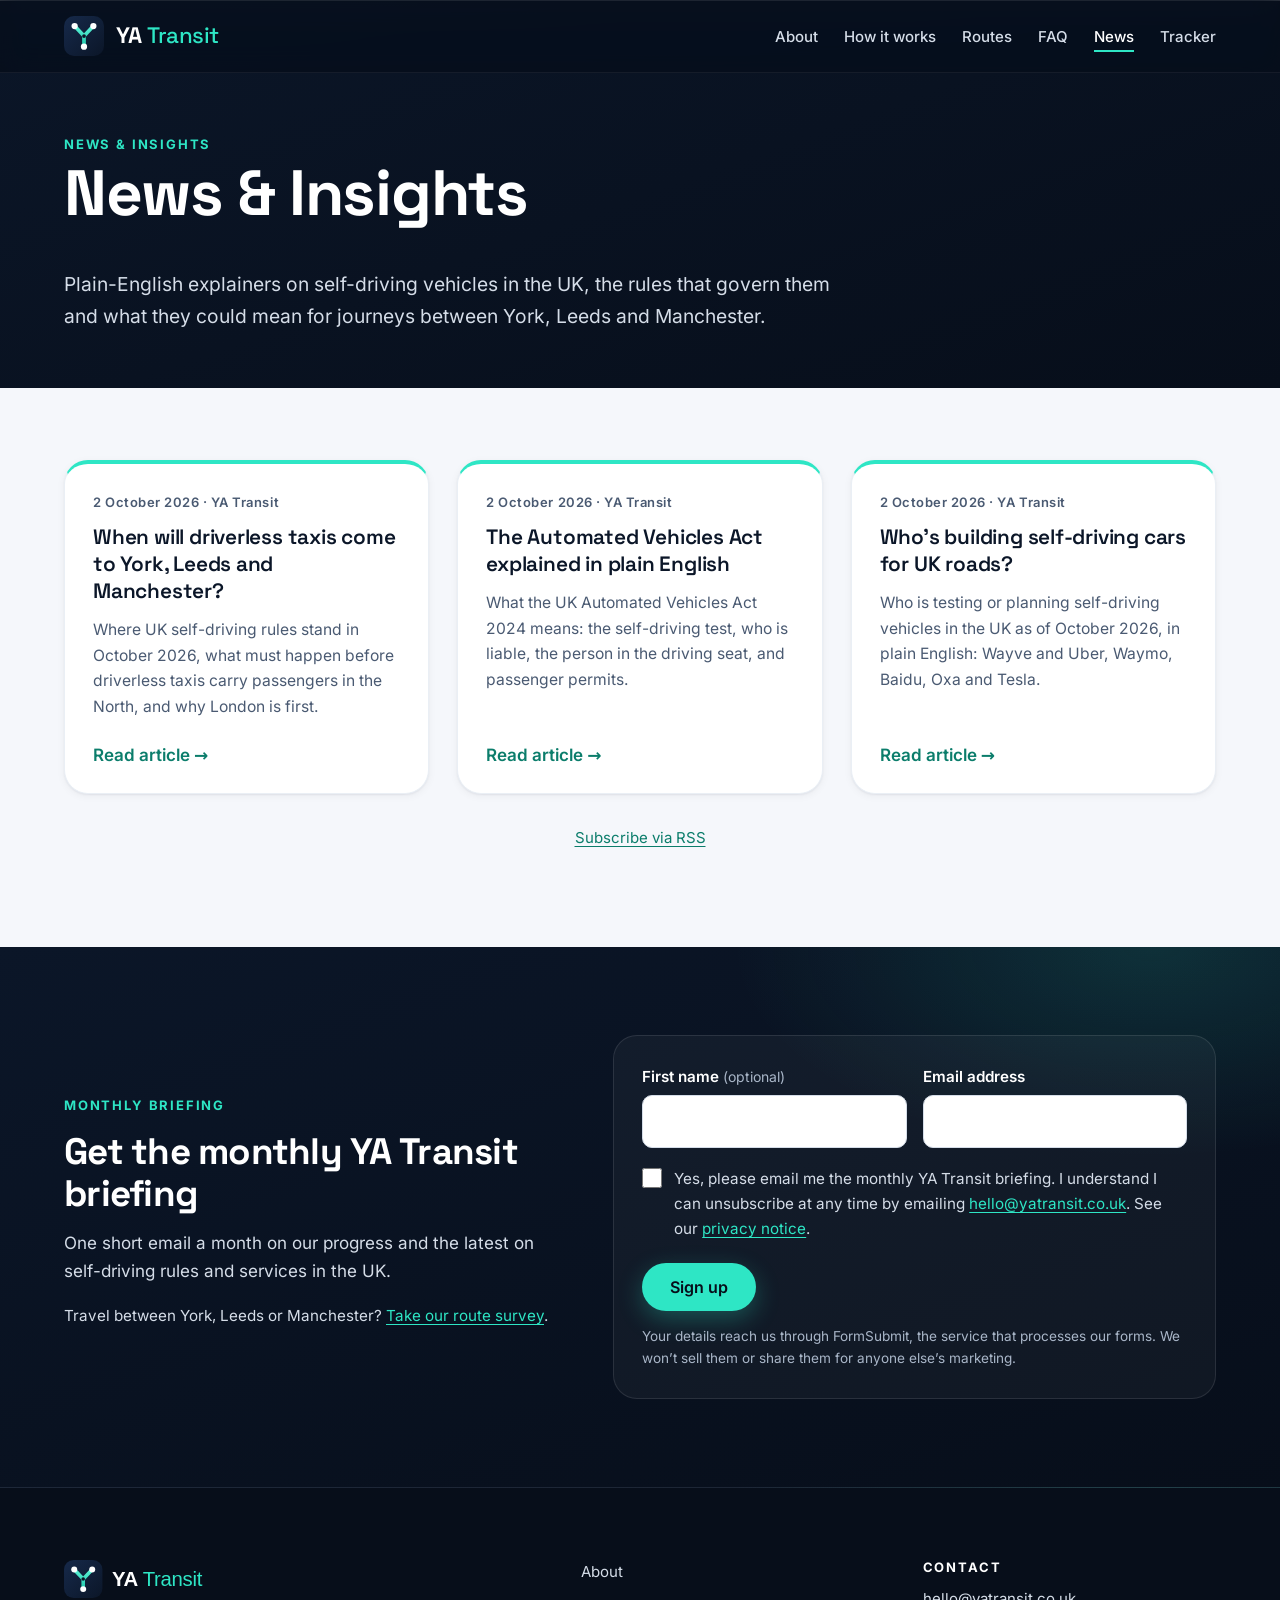
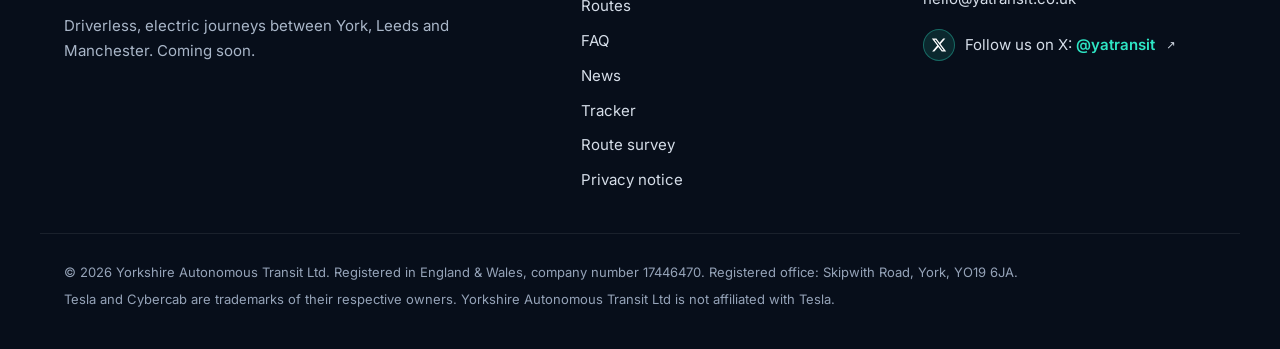
<file: news/index.html>
<!DOCTYPE html>
<html lang="en-GB">
<head>
  <meta charset="utf-8">
  <meta name="viewport" content="width=device-width, initial-scale=1">
  <title>News &amp; Insights | YA Transit</title>
  <meta name="description" content="Plain-English news and explainers on self-driving vehicles in the UK, and what they mean for York, Leeds and Manchester.">
  <meta name="theme-color" content="#0B1628">
  <link rel="canonical" href="https://yatransit.co.uk/news/">

  <!-- Open Graph / social sharing -->
  <meta property="og:type" content="website">
  <meta property="og:site_name" content="YA Transit">
  <meta property="og:title" content="News &amp; Insights | YA Transit">
  <meta property="og:description" content="Plain-English news and explainers on self-driving vehicles in the UK, and what they mean for York, Leeds and Manchester.">
  <meta property="og:url" content="https://yatransit.co.uk/news/">
  <meta property="og:image" content="https://yatransit.co.uk/assets/og-image.jpg">
  <meta property="og:locale" content="en_GB">
  <meta name="twitter:card" content="summary_large_image">
  <meta name="twitter:site" content="@yatransit">

  <link rel="alternate" type="application/rss+xml" title="YA Transit News &amp; Insights" href="https://yatransit.co.uk/news/feed.xml">
  <link rel="icon" href="../favicon.svg" type="image/svg+xml">
  <link rel="icon" href="../favicon.ico" sizes="32x32">
  <link rel="apple-touch-icon" href="../assets/apple-touch-icon.png">
  <link rel="preload" href="../assets/fonts/inter-latin-var.woff2" as="font" type="font/woff2" crossorigin>
  <link rel="preload" href="../assets/fonts/space-grotesk-latin-var.woff2" as="font" type="font/woff2" crossorigin>
  <link rel="stylesheet" href="../css/styles.css">
  <script src="../js/main.js" defer></script>
</head>
<body>
  <a class="skip-link" href="#main">Skip to main content</a>

  <header class="site-header">
    <div class="container header-inner">
      <a class="brand" href="../index.html" aria-label="YA Transit – home">
        <img src="../assets/logo-mark.svg" alt="YA Transit logo" width="40" height="40">
        <span class="brand-name">YA<span>Transit</span></span>
      </a>
      <button class="nav-toggle" type="button" aria-expanded="false" aria-controls="site-nav">
        <span class="nav-toggle-bar" aria-hidden="true"></span>
        <span class="visually-hidden">Menu</span>
      </button>
      <nav class="site-nav" id="site-nav" aria-label="Main">
        <ul>
          <li><a href="../index.html#about">About</a></li>
          <li><a href="../index.html#how-it-works">How it works</a></li>
          <li><a href="../index.html#routes">Routes</a></li>
          <li><a href="../index.html#faq">FAQ</a></li>
          <li><a href="../news/" aria-current="page">News</a></li>
          <li><a href="../tracker.html">Tracker</a></li>
        </ul>
      </nav>
    </div>
  </header>

  <main id="main">
    <section class="page-hero" aria-labelledby="page-title">
      <div class="container">
        <p class="kicker kicker-light">News &amp; Insights</p>
        <h1 id="page-title">News &amp; Insights</h1>
        <p class="page-intro">Plain-English explainers on self-driving vehicles in the UK, the rules that govern them and what they could mean for journeys between York, Leeds and Manchester.</p>
      </div>
    </section>

    <section class="section section-light news-section" aria-label="Articles">
      <div class="container">
        <div class="news-grid">
        <article class="news-card">
          <p class="news-meta"><time datetime="2026-10-02">2 October 2026</time> &middot; YA Transit</p>
          <h3 class="news-title"><a href="driverless-taxis-york-leeds-manchester.html">When will driverless taxis come to York, Leeds and Manchester?</a></h3>
          <p class="news-excerpt">Where UK self-driving rules stand in October 2026, what must happen before driverless taxis carry passengers in the North, and why London is first.</p>
          <a class="news-more" href="driverless-taxis-york-leeds-manchester.html" aria-hidden="true" tabindex="-1">Read article <span aria-hidden="true">&rarr;</span></a>
        </article>
        <article class="news-card">
          <p class="news-meta"><time datetime="2026-10-02">2 October 2026</time> &middot; YA Transit</p>
          <h3 class="news-title"><a href="automated-vehicles-act-explained.html">The Automated Vehicles Act explained in plain English</a></h3>
          <p class="news-excerpt">What the UK Automated Vehicles Act 2024 means: the self-driving test, who is liable, the person in the driving seat, and passenger permits.</p>
          <a class="news-more" href="automated-vehicles-act-explained.html" aria-hidden="true" tabindex="-1">Read article <span aria-hidden="true">&rarr;</span></a>
        </article>
        <article class="news-card">
          <p class="news-meta"><time datetime="2026-10-02">2 October 2026</time> &middot; YA Transit</p>
          <h3 class="news-title"><a href="who-is-building-self-driving-cars-uk.html">Who’s building self-driving cars for UK roads?</a></h3>
          <p class="news-excerpt">Who is testing or planning self-driving vehicles in the UK as of October 2026, in plain English: Wayve and Uber, Waymo, Baidu, Oxa and Tesla.</p>
          <a class="news-more" href="who-is-building-self-driving-cars-uk.html" aria-hidden="true" tabindex="-1">Read article <span aria-hidden="true">&rarr;</span></a>
        </article>
        </div>
        <p class="feed-link"><a href="feed.xml">Subscribe via RSS</a></p>
      </div>
    </section>

    <section class="section briefing" id="briefing" aria-labelledby="briefing-title">
      <div class="container briefing-inner">
        <div class="briefing-copy">
          <p class="kicker kicker-light">Monthly briefing</p>
          <h2 id="briefing-title">Get the monthly YA Transit briefing</h2>
          <p>One short email a month on our progress and the latest on self-driving rules and services in the UK.</p>
          <p class="briefing-survey">Travel between York, Leeds or Manchester? <a href="../survey.html">Take our route survey</a>.</p>
        </div>
        <form class="yat-form briefing-form" action="https://formsubmit.co/7b9ac021329bbe6ac2b7830b0eee257e" method="POST" data-yat-form>
          <input type="hidden" name="_subject" value="YA Transit: new monthly briefing sign-up">
          <input type="hidden" name="_next" value="https://yatransit.co.uk/thanks.html?form=briefing">
          <input type="hidden" name="_captcha" value="false">
          <input type="hidden" name="_template" value="table">
          <input type="hidden" name="Form" value="Monthly briefing sign-up">
          <input type="hidden" name="Page" value="/news/">
          <div class="hp-field" aria-hidden="true"><label for="briefing-hp">Leave this field empty</label><input type="text" id="briefing-hp" name="_honey" tabindex="-1" autocomplete="off"></div>
          <div class="form-row">
            <div class="field">
              <label for="briefing-name">First name <span class="optional">(optional)</span></label>
              <input id="briefing-name" name="First name" type="text" autocomplete="given-name" maxlength="80">
            </div>
            <div class="field">
              <label for="briefing-email">Email address</label>
              <input id="briefing-email" name="email" type="email" autocomplete="email" inputmode="email" required maxlength="200">
            </div>
          </div>
          <div class="field">
            <label class="check">
              <input type="checkbox" name="Consent to monthly briefing" value="Yes: ticked the box agreeing to receive the monthly YA Transit briefing by email" required>
              <span>Yes, please email me the monthly YA Transit briefing. I understand I can unsubscribe at any time by emailing <a href="mailto:hello@yatransit.co.uk">hello@yatransit.co.uk</a>. See our <a href="../privacy.html#briefing-data">privacy notice</a>.</span>
            </label>
          </div>
          <button class="btn btn-primary" type="submit">Sign up</button>
          <p class="form-note">Your details reach us through FormSubmit, the service that processes our forms. We won’t sell them or share them for anyone else’s marketing.</p>
        </form>
      </div>
    </section>

  </main>

  <footer class="site-footer">
    <div class="container footer-inner">
      <div class="footer-brand">
        <img src="../assets/logo-light.svg" alt="YA Transit" width="180" height="38">
        <p>Driverless, electric journeys between York, Leeds and Manchester. Coming soon.</p>
      </div>
      <nav class="footer-nav" aria-label="Footer">
        <ul>
          <li><a href="../index.html#about">About</a></li>
          <li><a href="../index.html#routes">Routes</a></li>
          <li><a href="../index.html#faq">FAQ</a></li>
          <li><a href="../news/" aria-current="page">News</a></li>
          <li><a href="../tracker.html">Tracker</a></li>
          <li><a href="../survey.html">Route survey</a></li>
          <li><a href="../privacy.html">Privacy notice</a></li>
        </ul>
      </nav>
      <div class="footer-contact">
        <h2 class="footer-heading">Contact</h2>
        <p><a href="mailto:hello@yatransit.co.uk">hello@yatransit.co.uk</a></p>
        <p class="footer-social"><a class="x-link"  href="https://x.com/yatransit" target="_blank" rel="noopener noreferrer"><span class="x-badge"><svg class="x-logo" viewBox="0 0 24 24" width="16" height="16" aria-hidden="true" focusable="false"><path fill="currentColor" d="M18.244 2.25h3.308l-7.227 8.26 8.502 11.24H16.17l-5.214-6.817L4.99 21.75H1.68l7.73-8.835L1.254 2.25H8.08l4.713 6.231zm-1.161 17.52h1.833L7.084 4.126H5.117z"/></svg></span><span>Follow us on X: <strong>@yatransit</strong></span><span class="visually-hidden"> (opens in a new tab)</span><span class="visually-hidden ext-nt"> (opens in new tab)</span></a></p>
      </div>
    </div>
    <div class="container footer-legal">
      <p>&copy; <span data-year>2026</span> Yorkshire Autonomous Transit Ltd. Registered in England &amp; Wales, company number 17446470. Registered office: Skipwith Road, York, YO19 6JA.</p>
      <p>Tesla and Cybercab are trademarks of their respective owners. Yorkshire Autonomous Transit Ltd is not affiliated with Tesla.</p>
    </div>
  </footer>
</body>
</html>
</file>
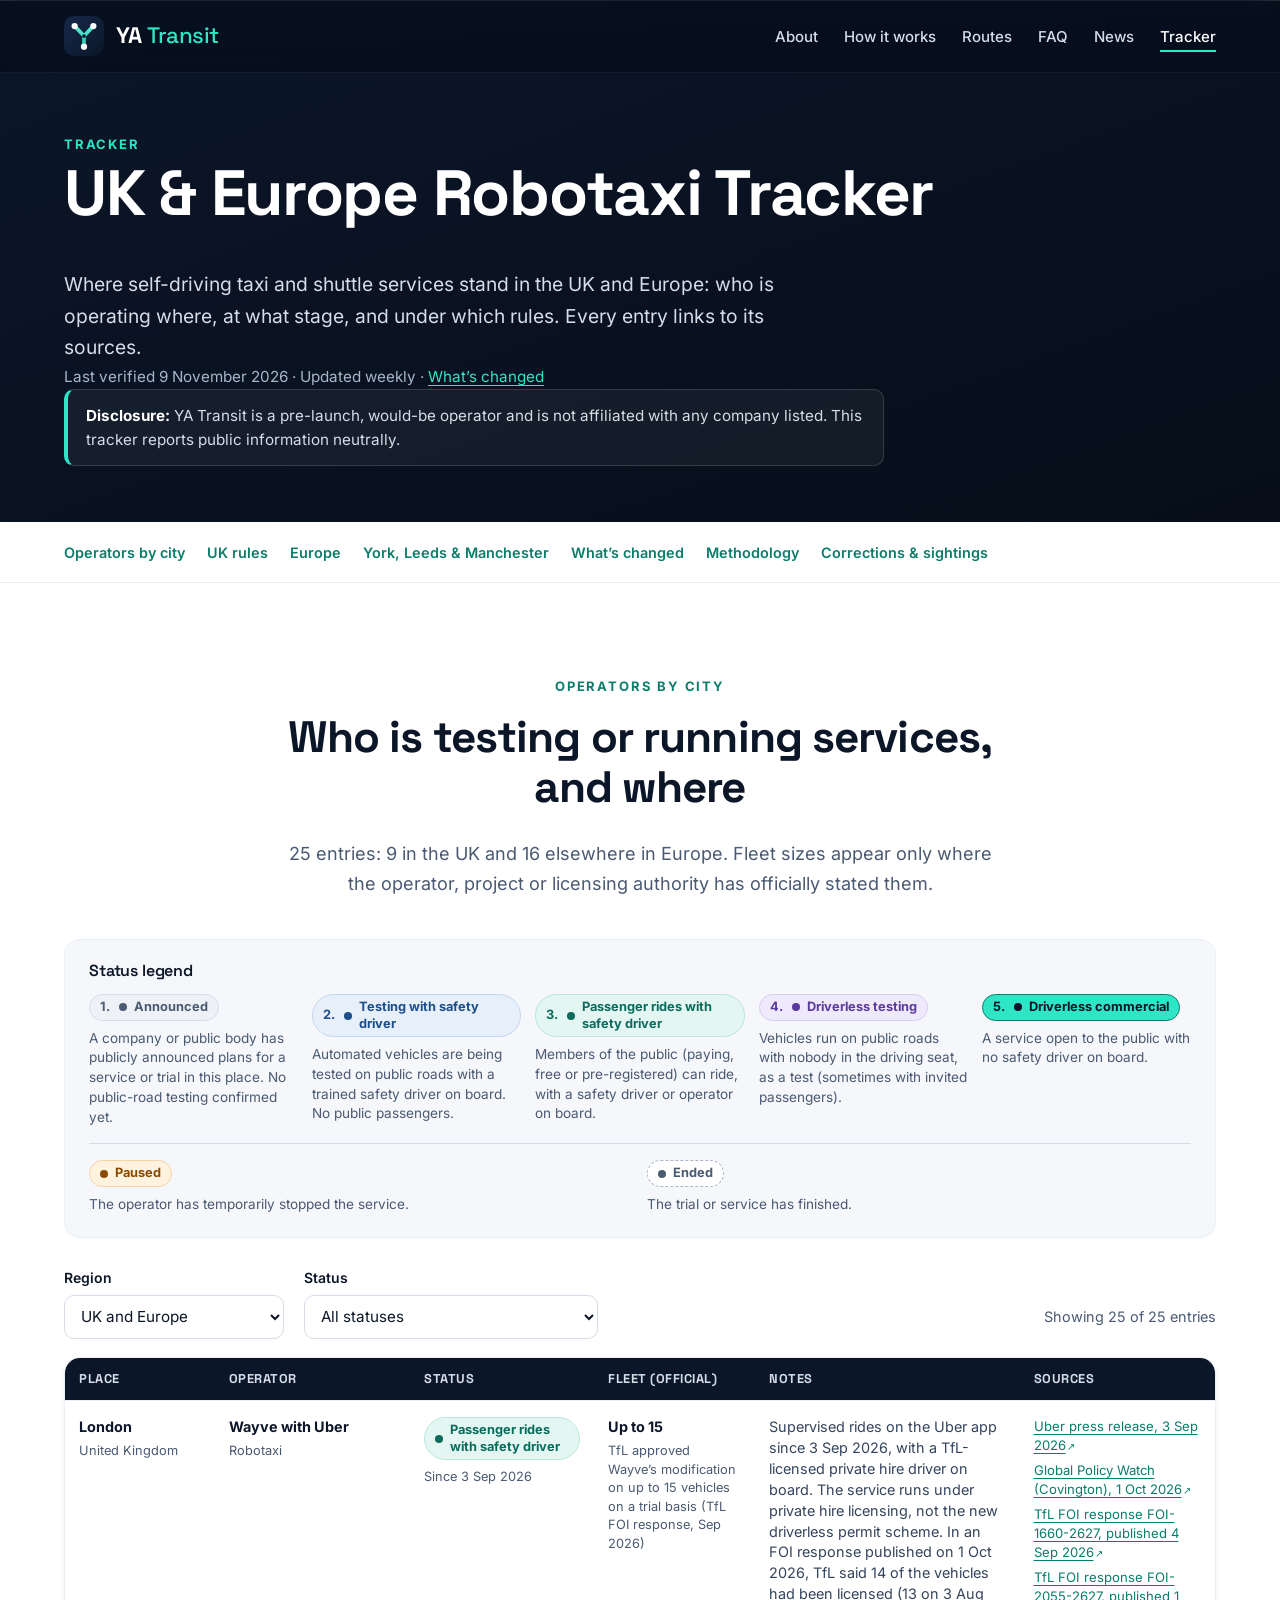
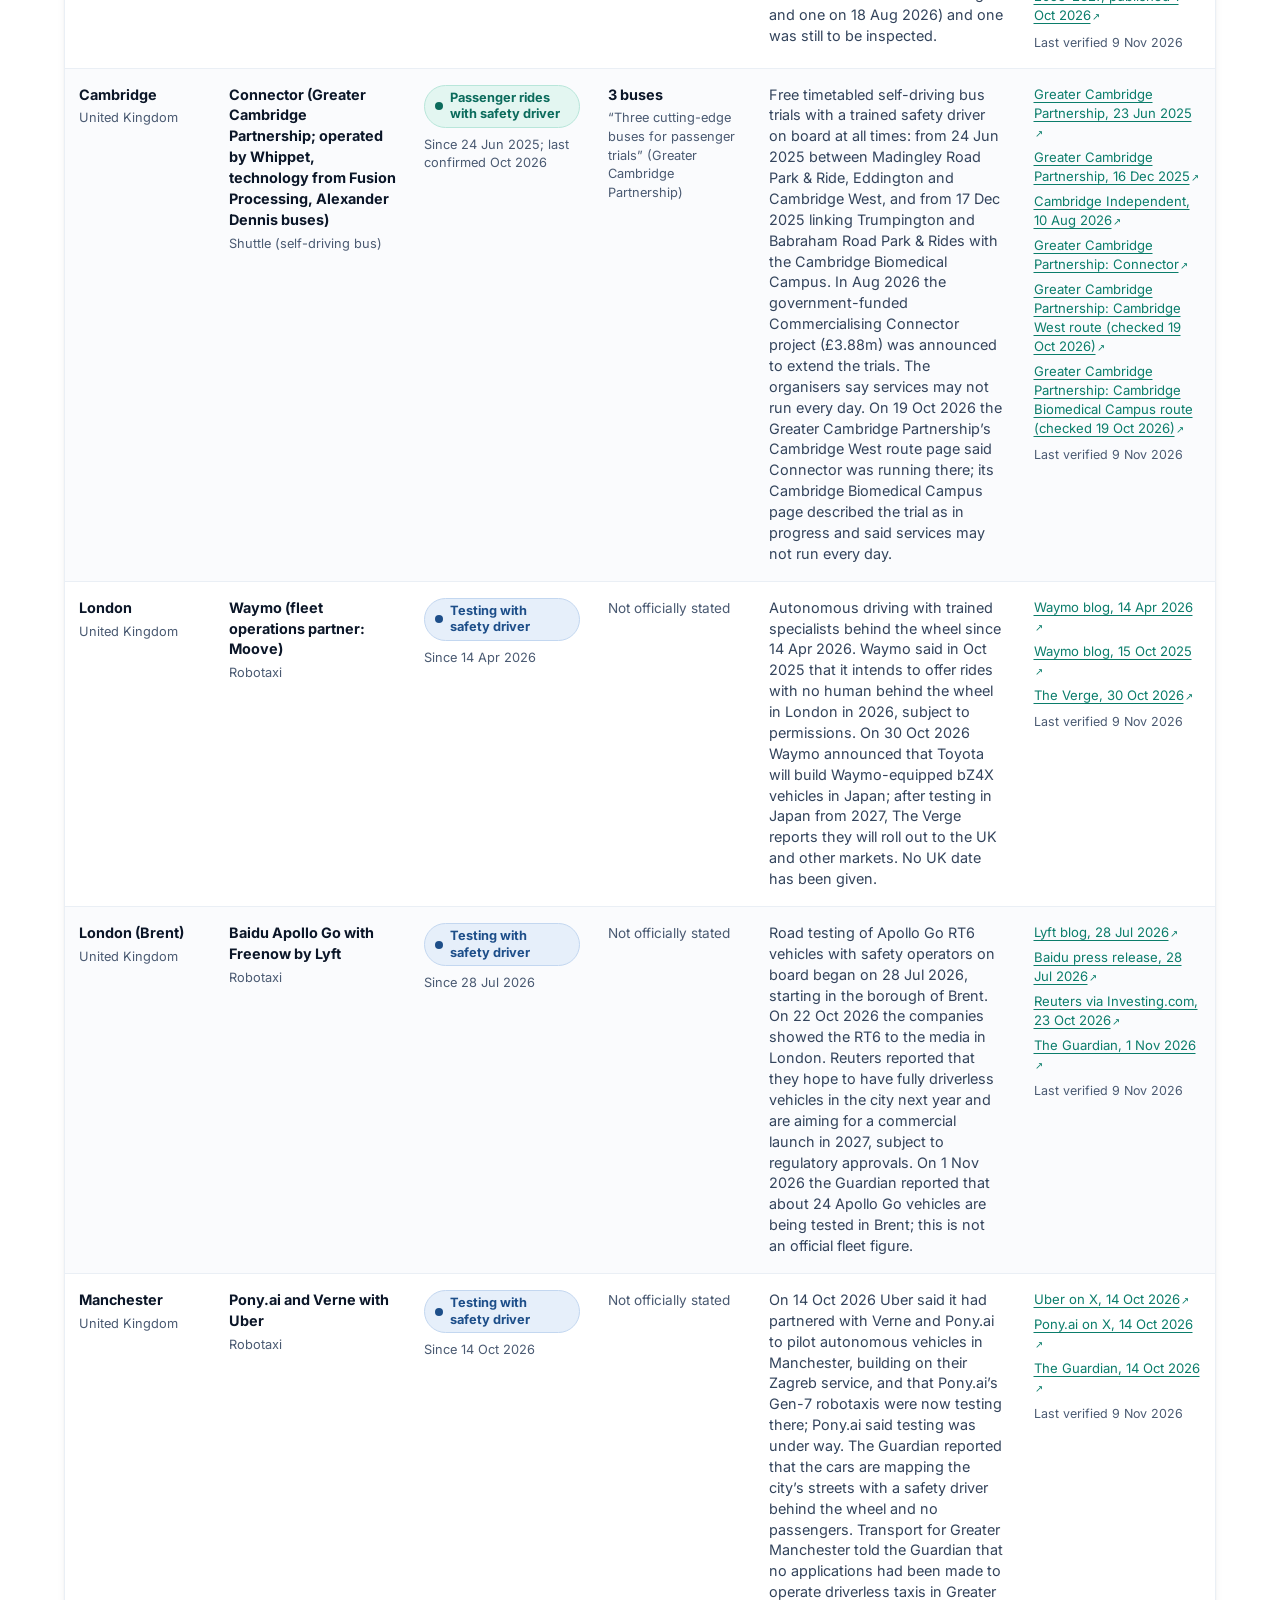
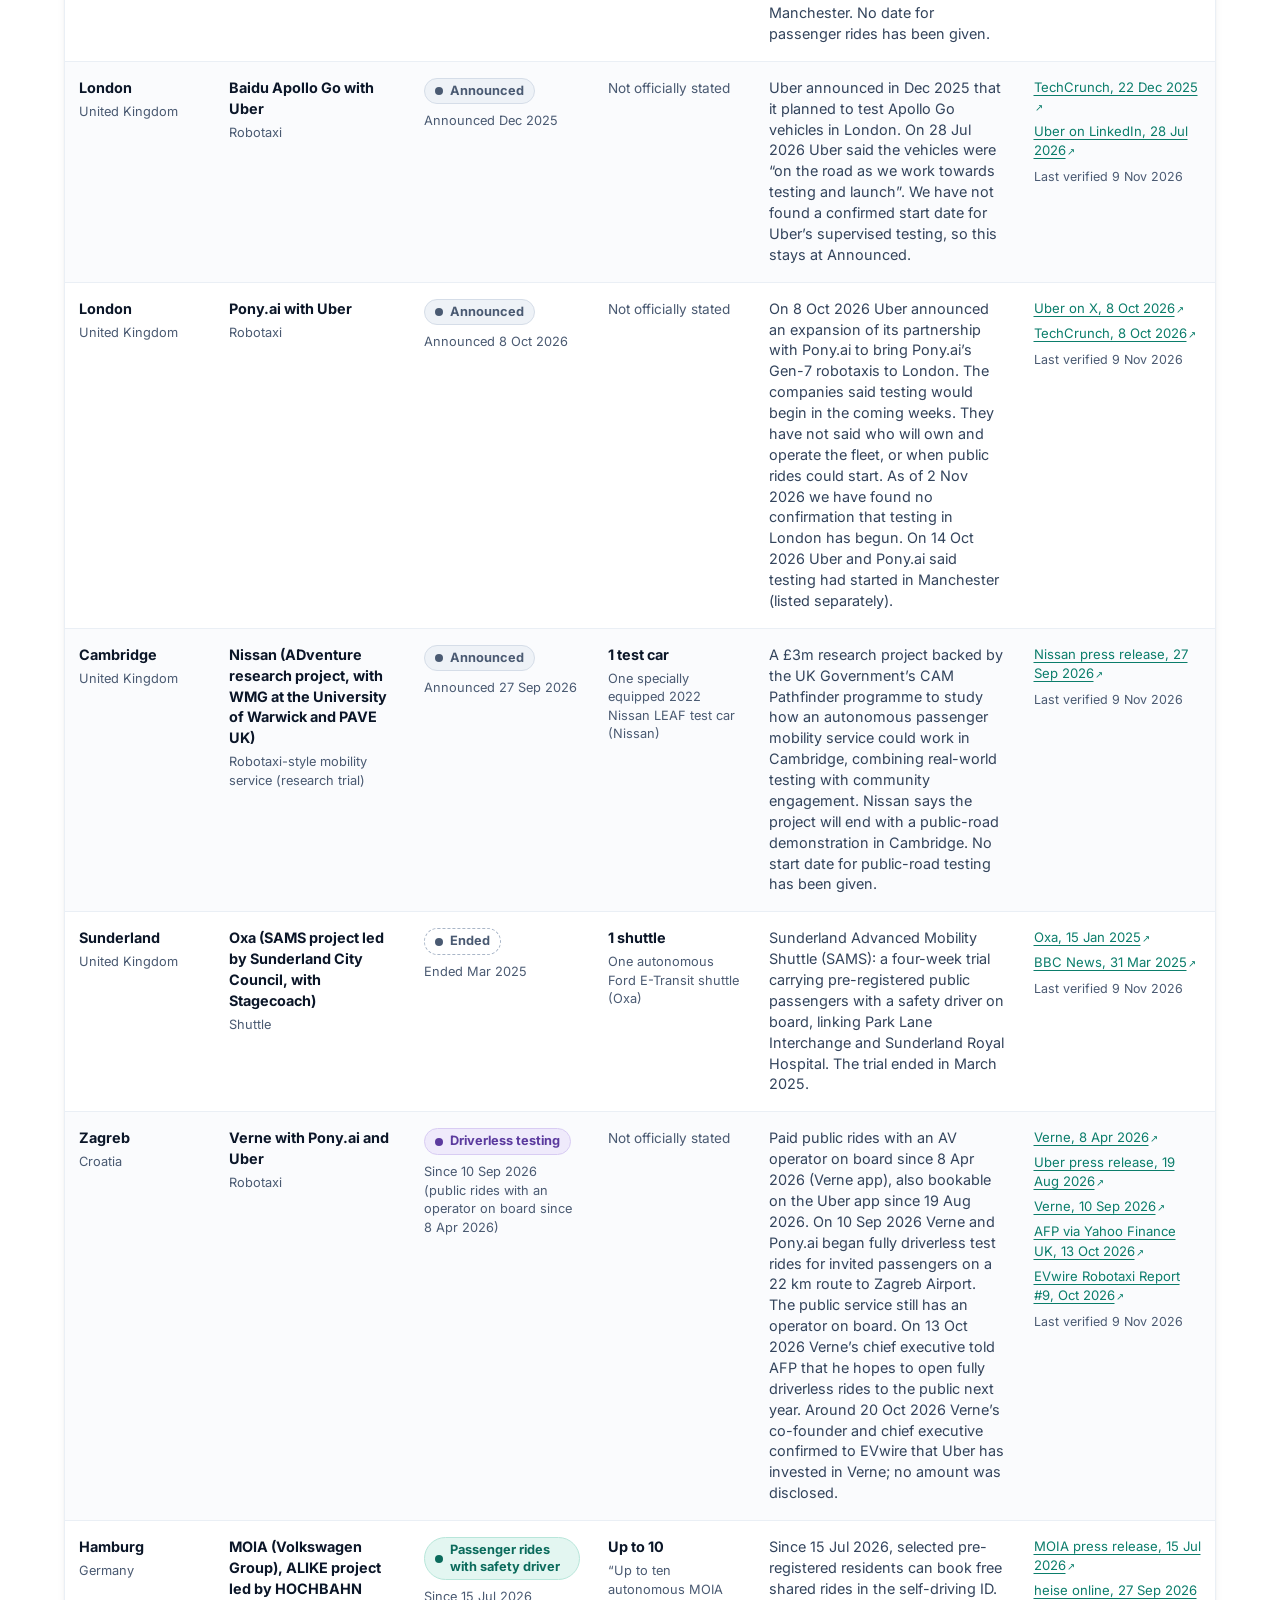
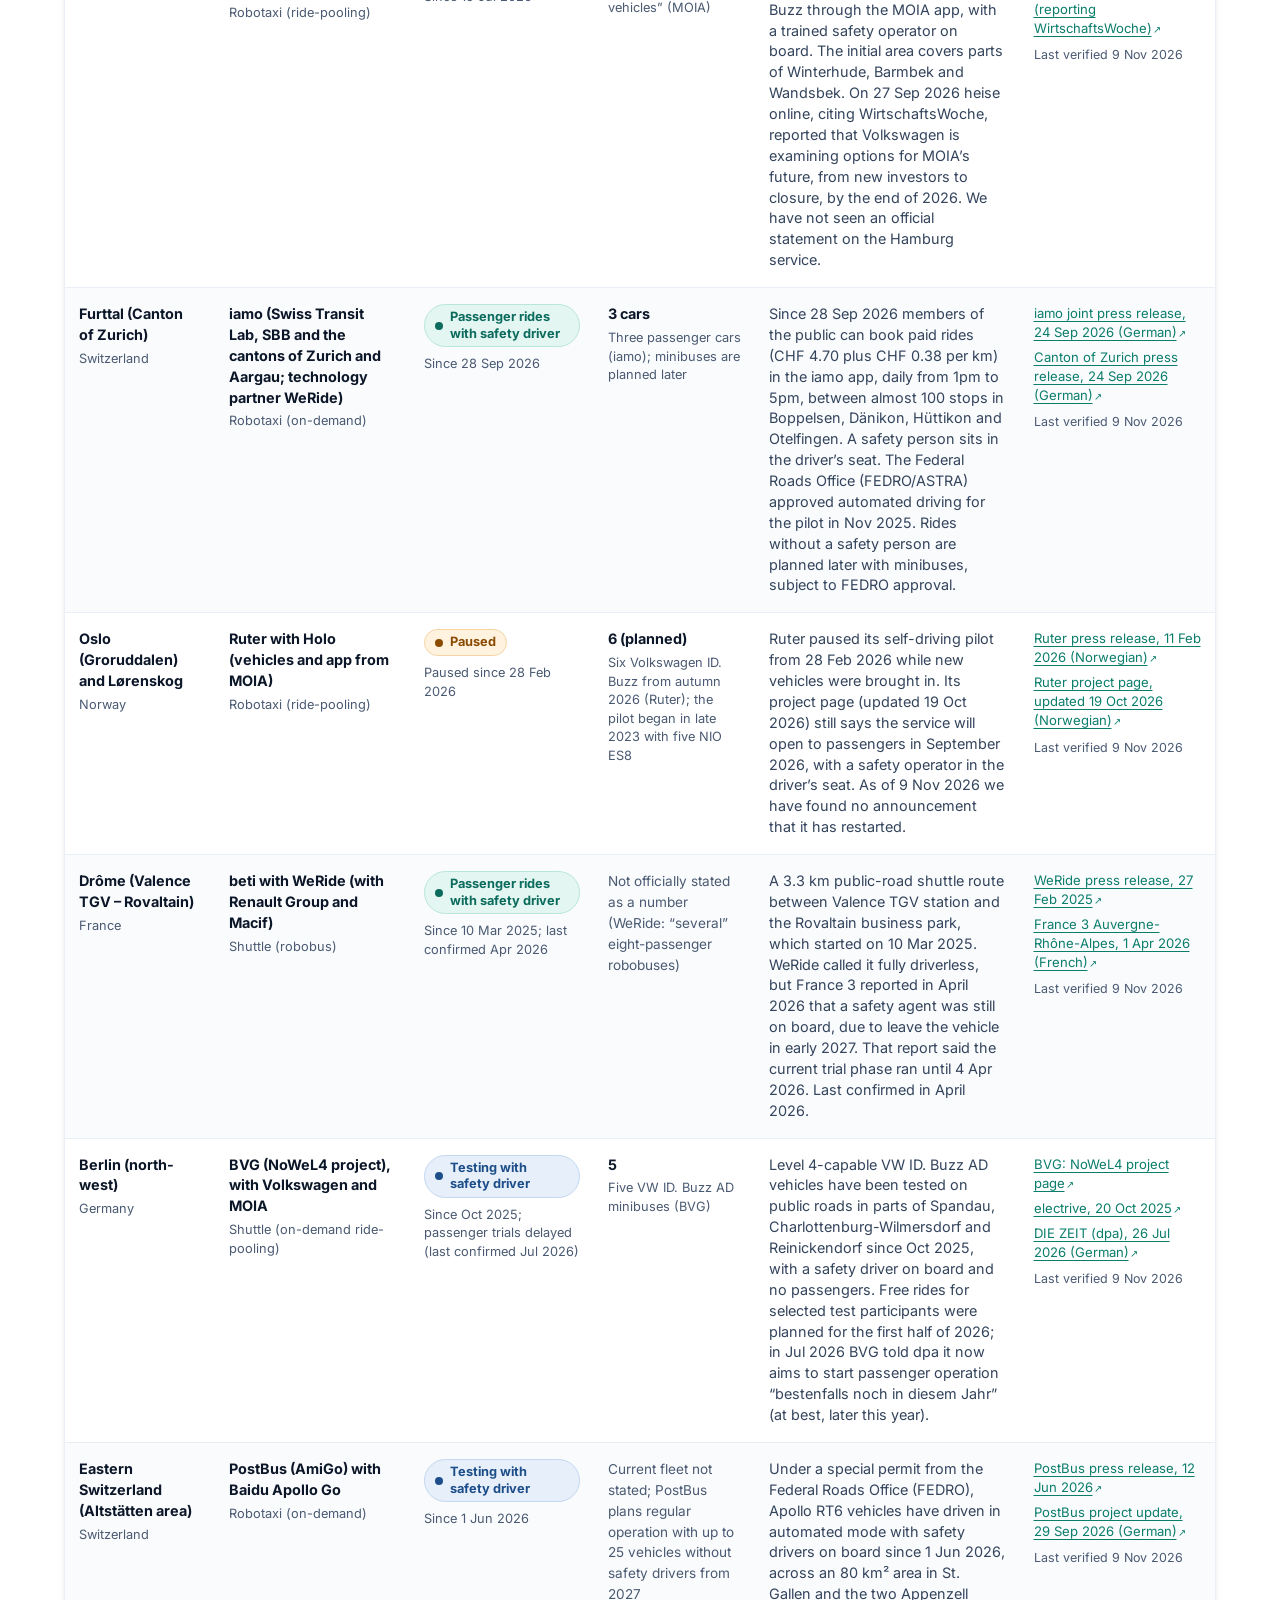
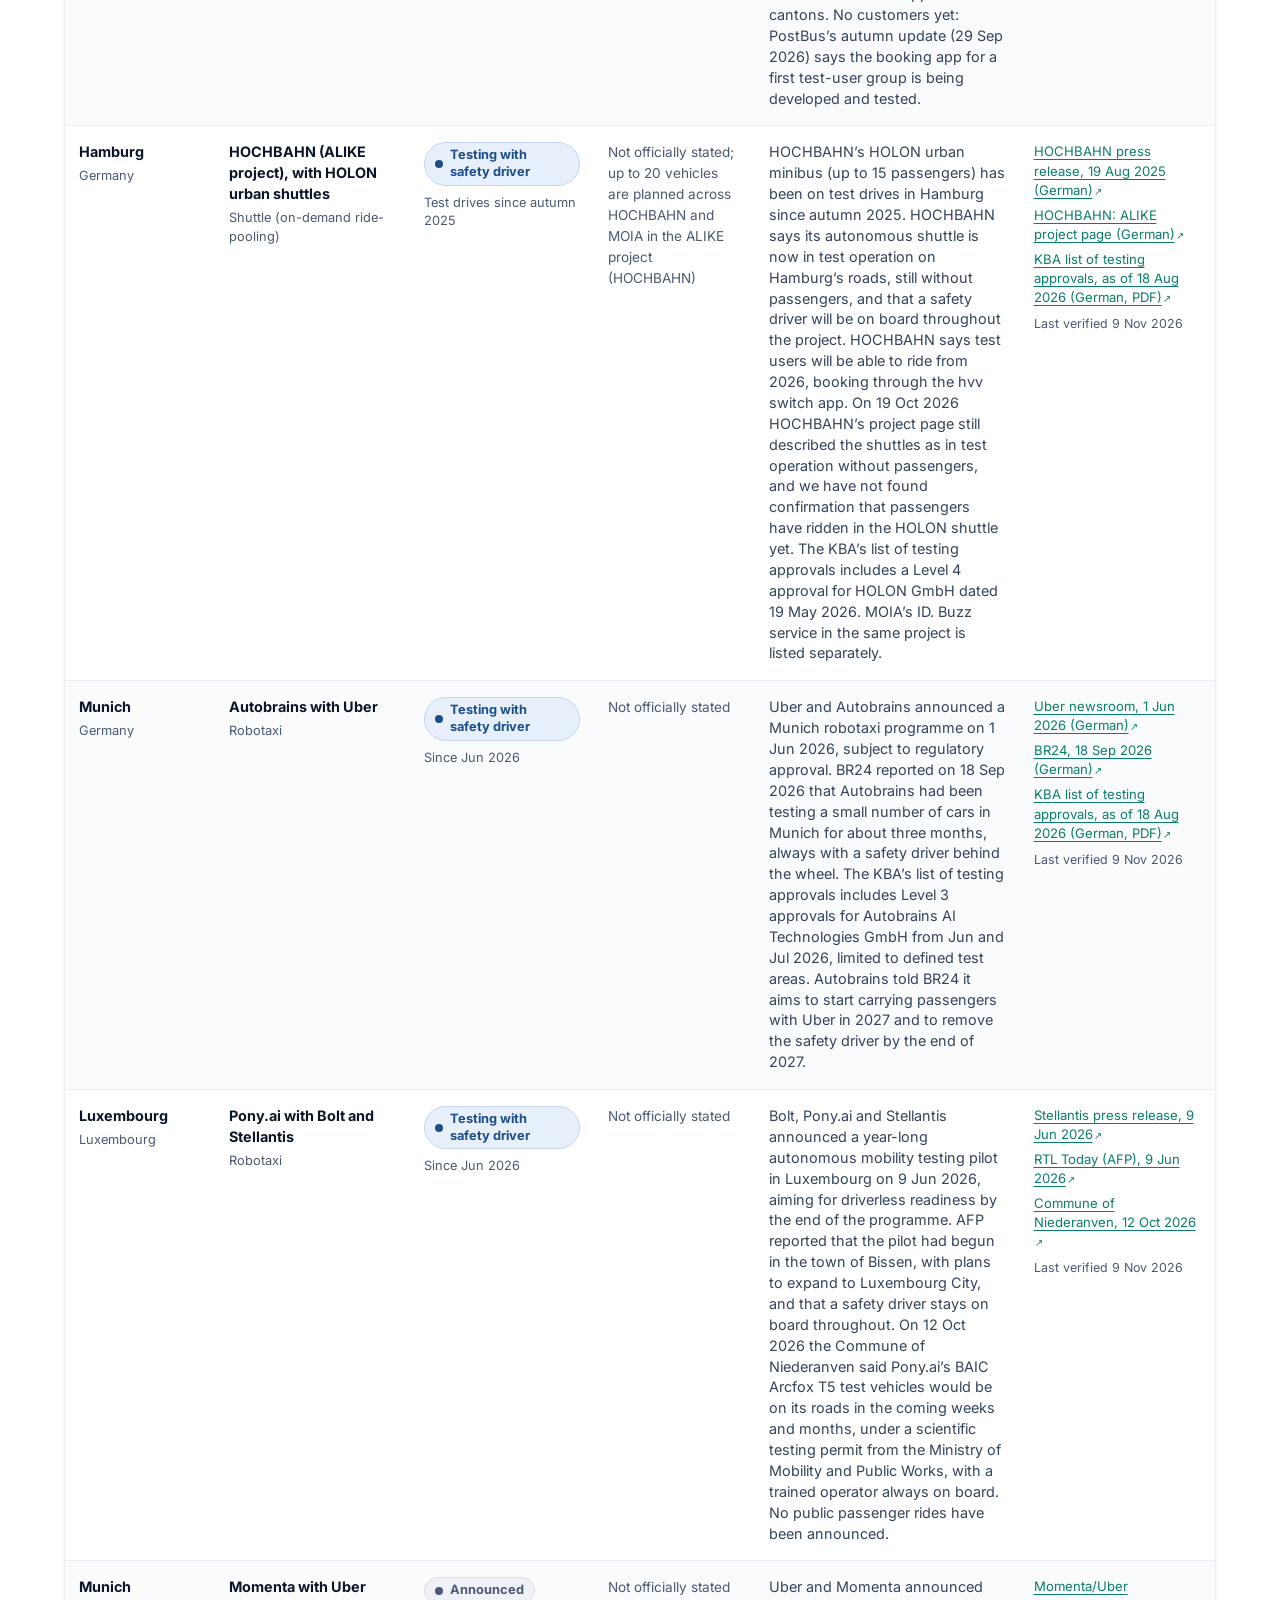
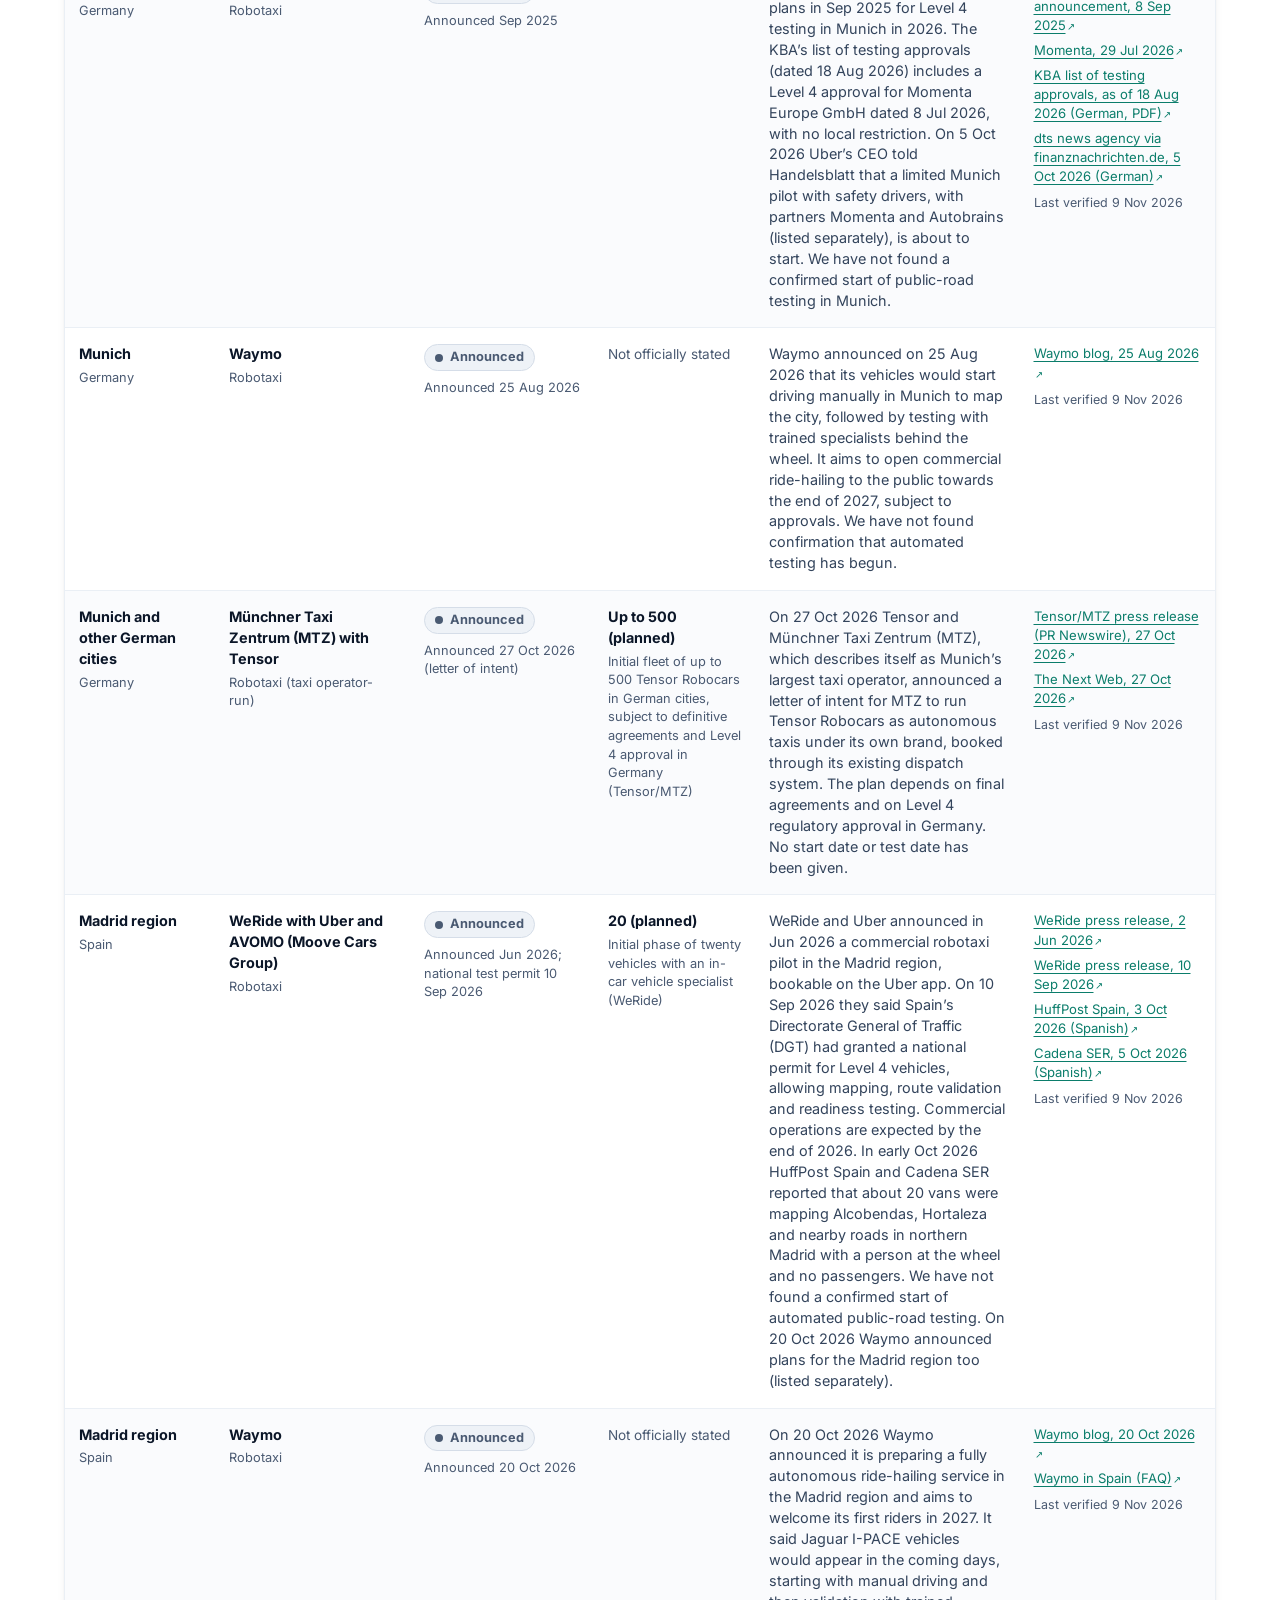
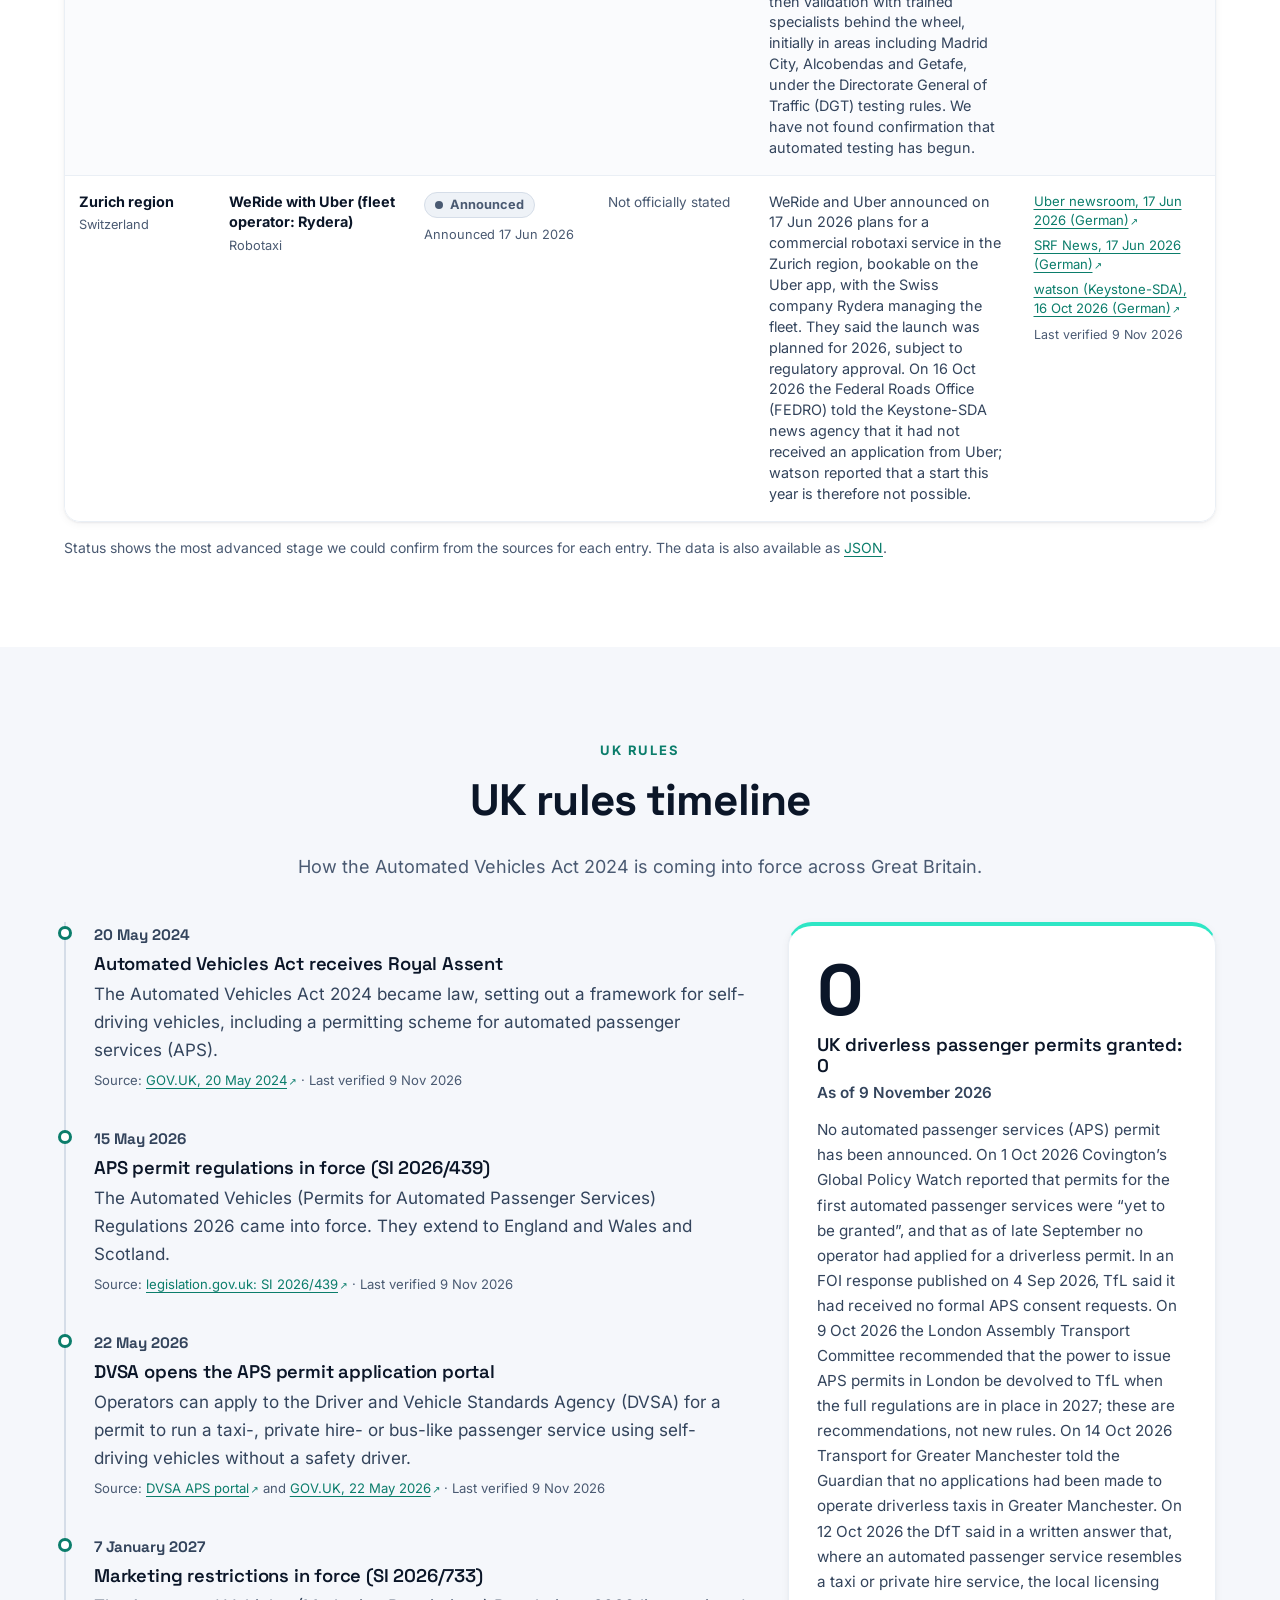
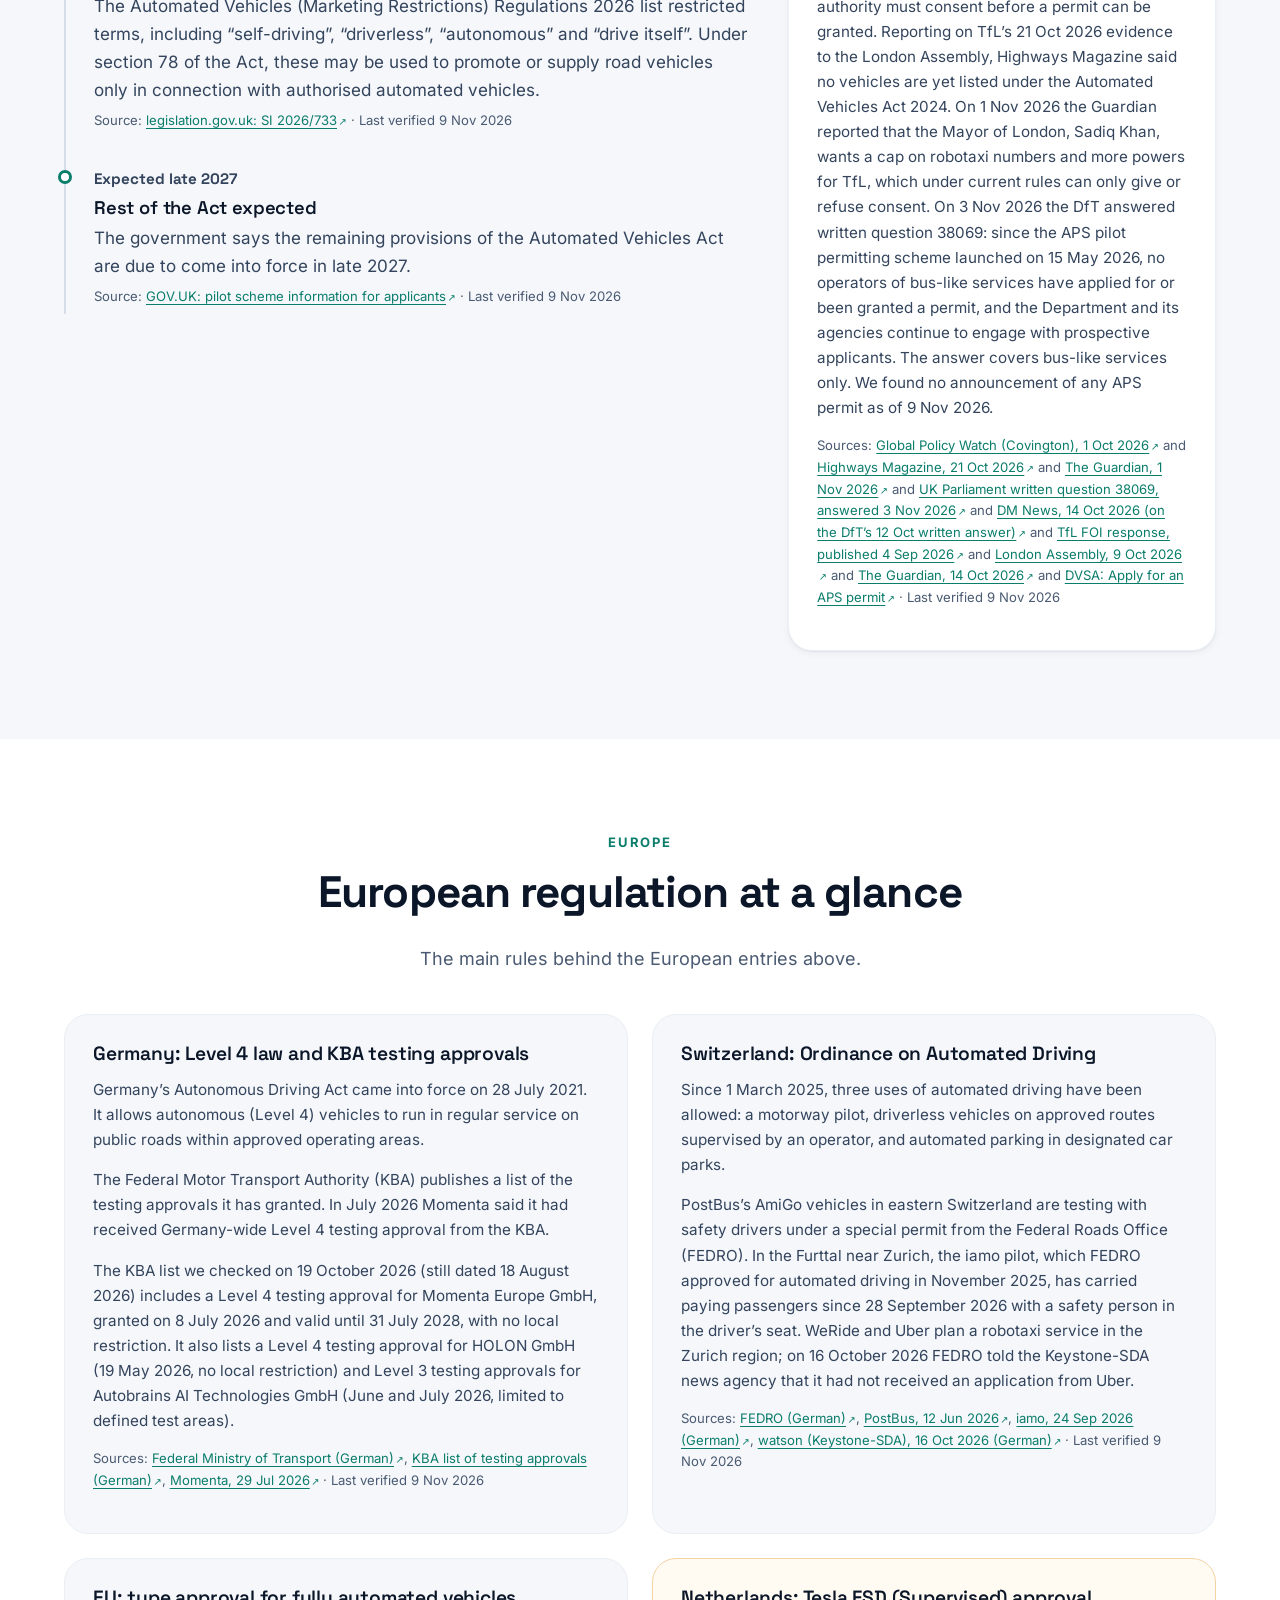
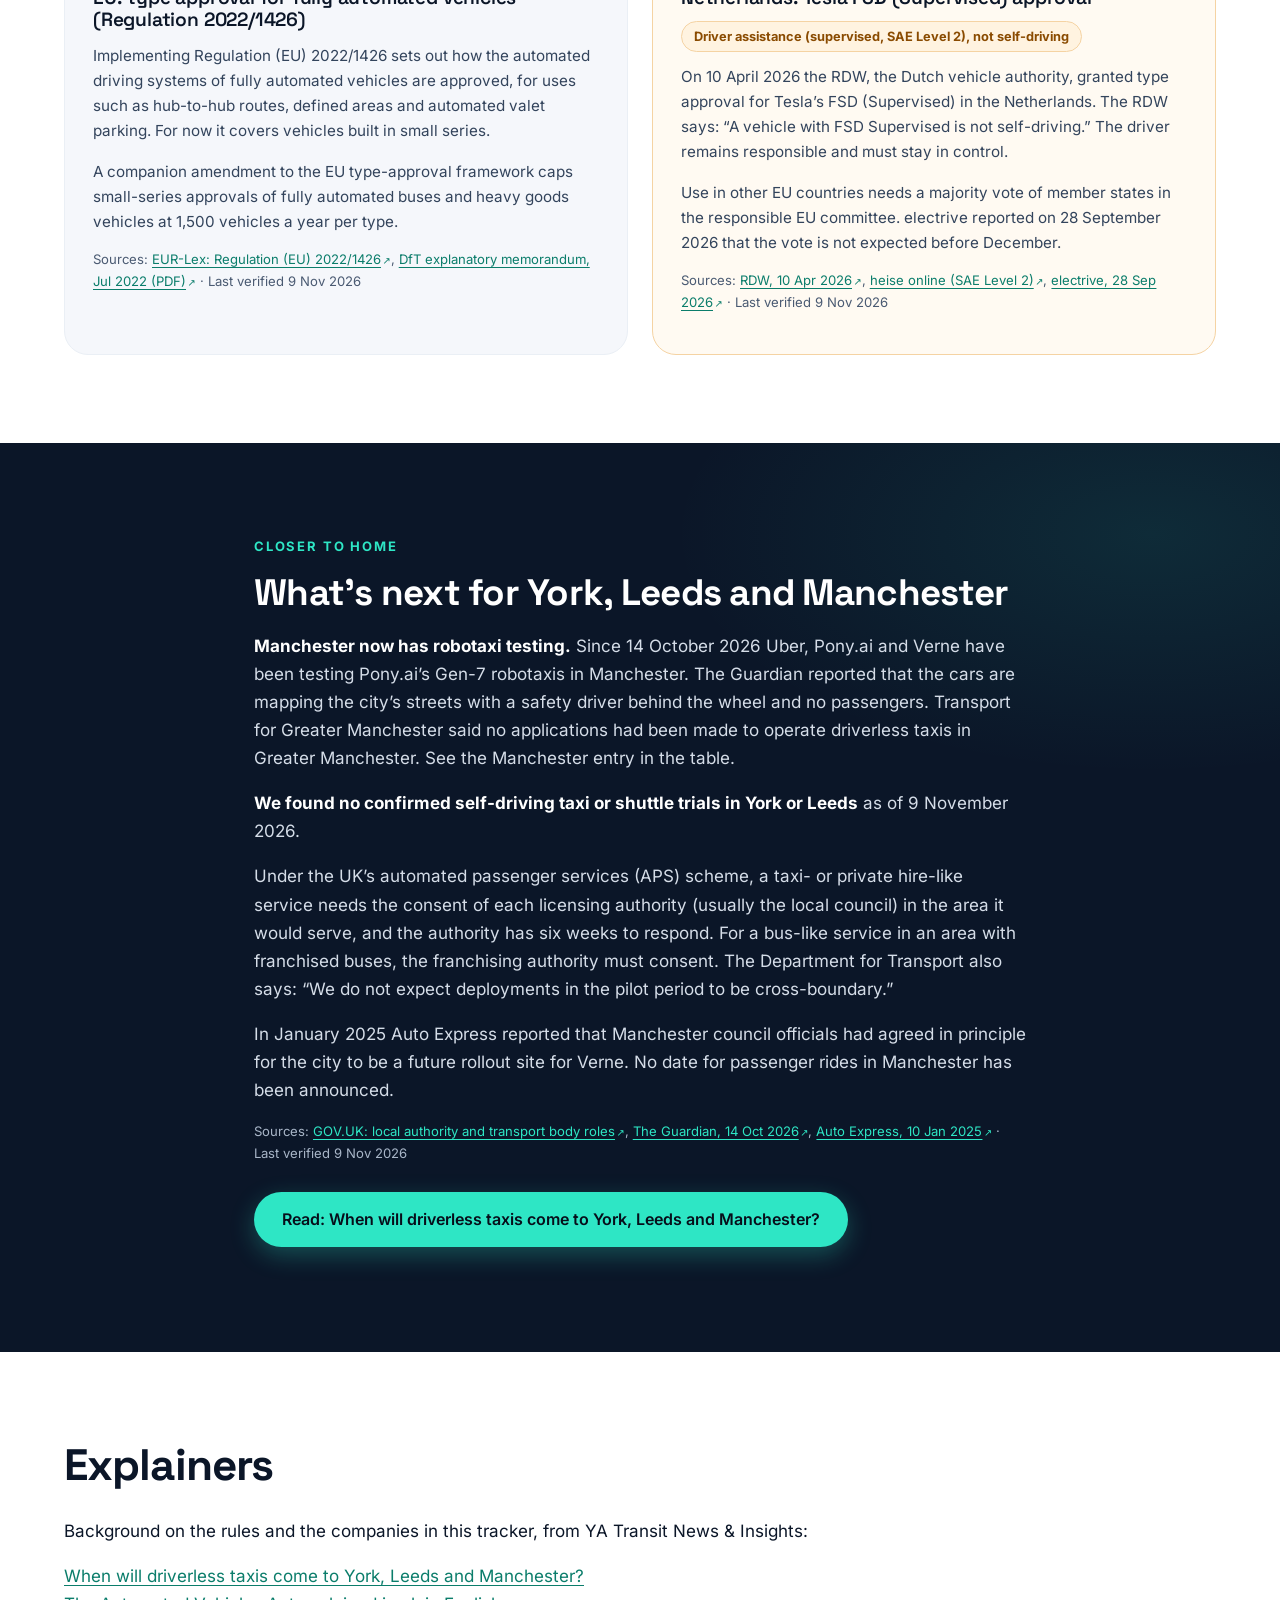
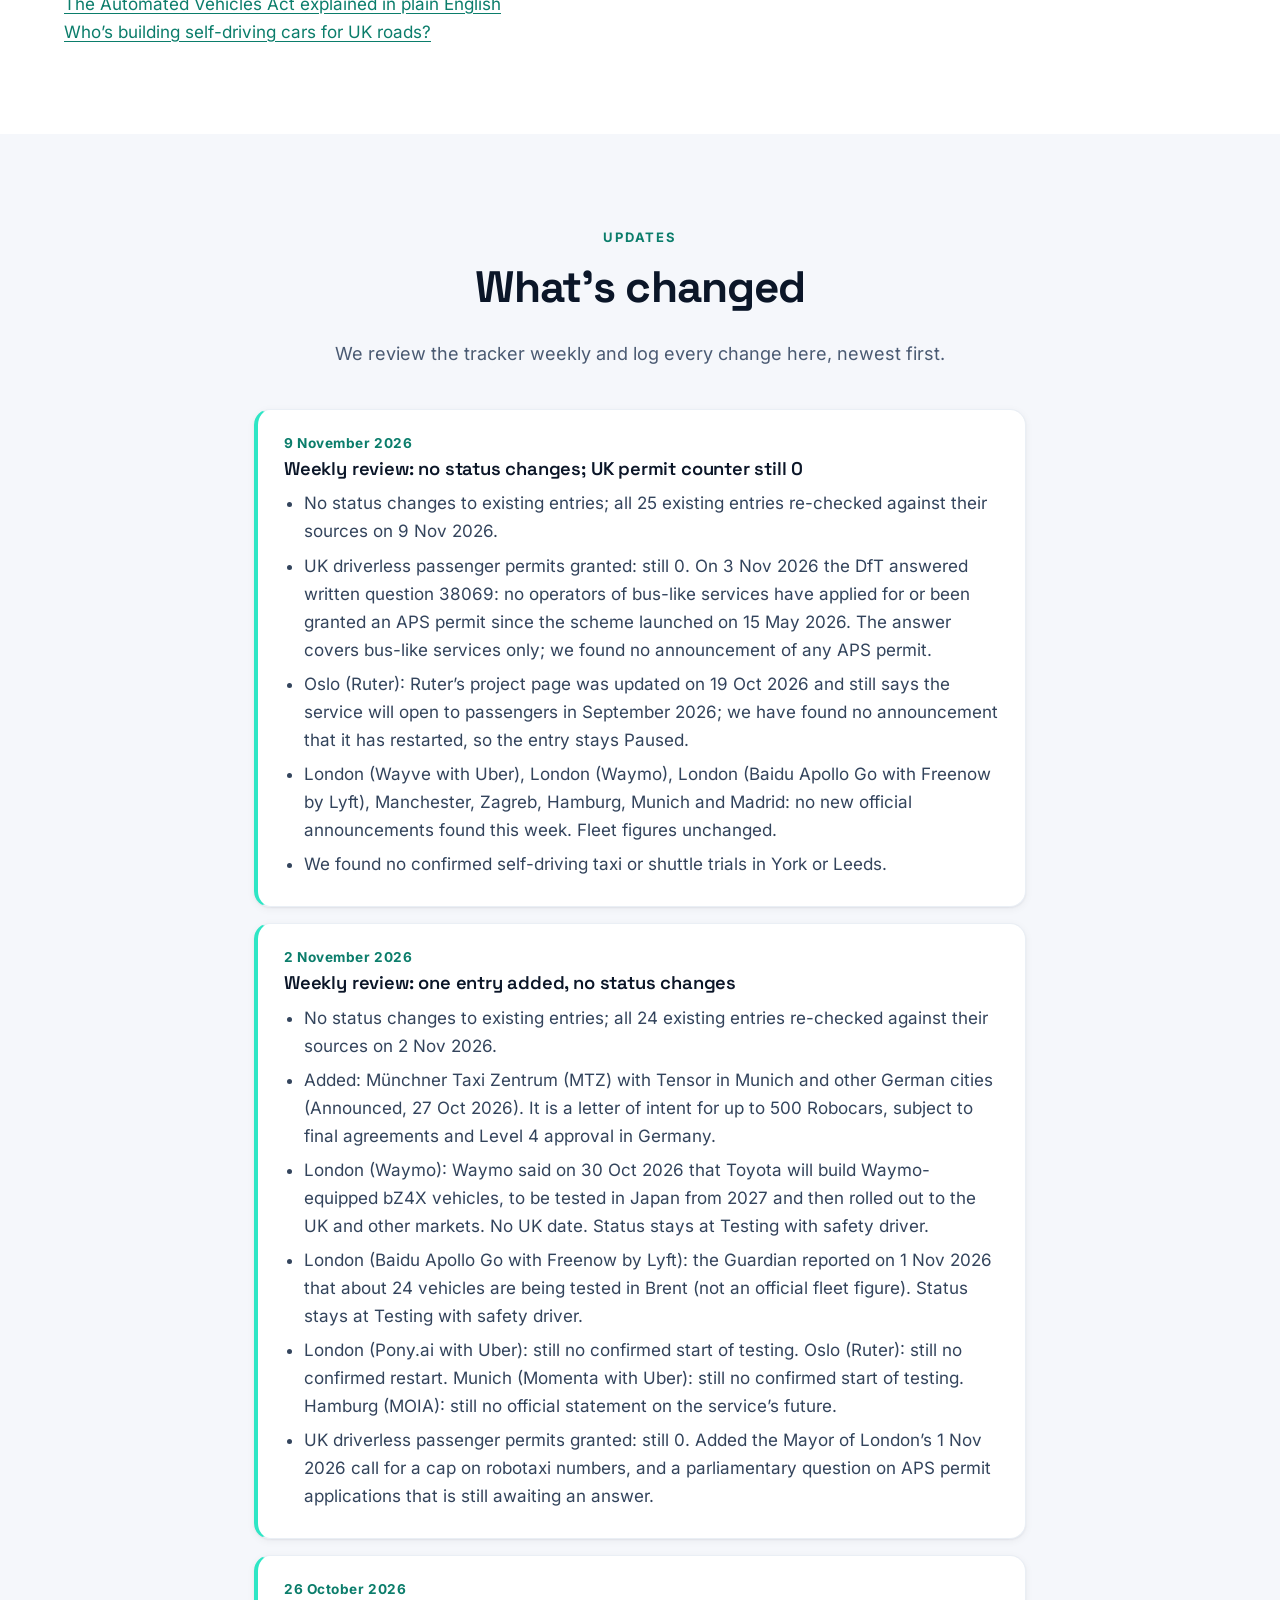
<file: tracker/index.html>
<!DOCTYPE html>
<html lang="en-GB">
<head>
  <meta charset="utf-8">
  <title>UK Robotaxi Tracker: Driverless Taxis by City (2026)</title>
  <meta name="robots" content="noindex">
  <link rel="canonical" href="https://yatransit.co.uk/tracker.html">
  <meta http-equiv="refresh" content="0; url=/tracker.html">
  <script>location.replace("/tracker.html" + location.search + location.hash);</script>
</head>
<body>
  <p><a href="/tracker.html">Go to the UK &amp; Europe Robotaxi Tracker</a></p>
</body>
</html>
</file>
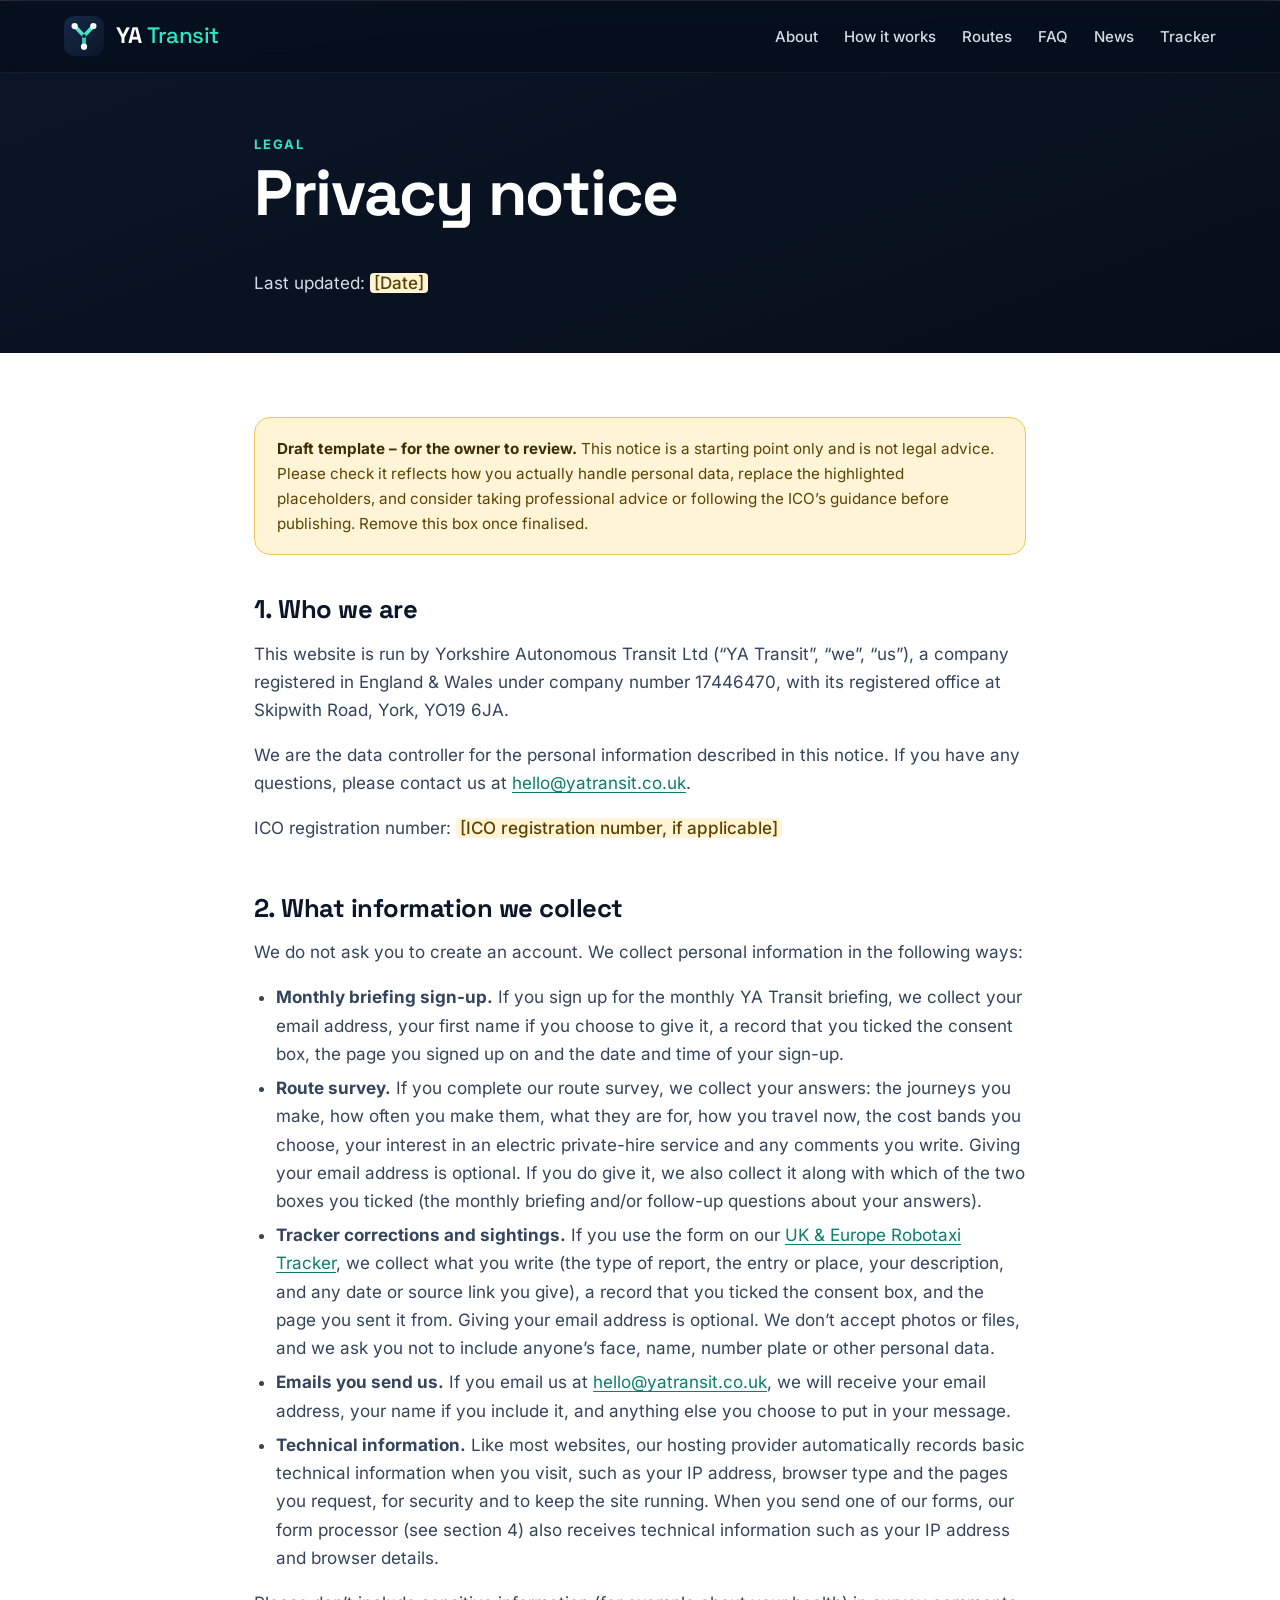
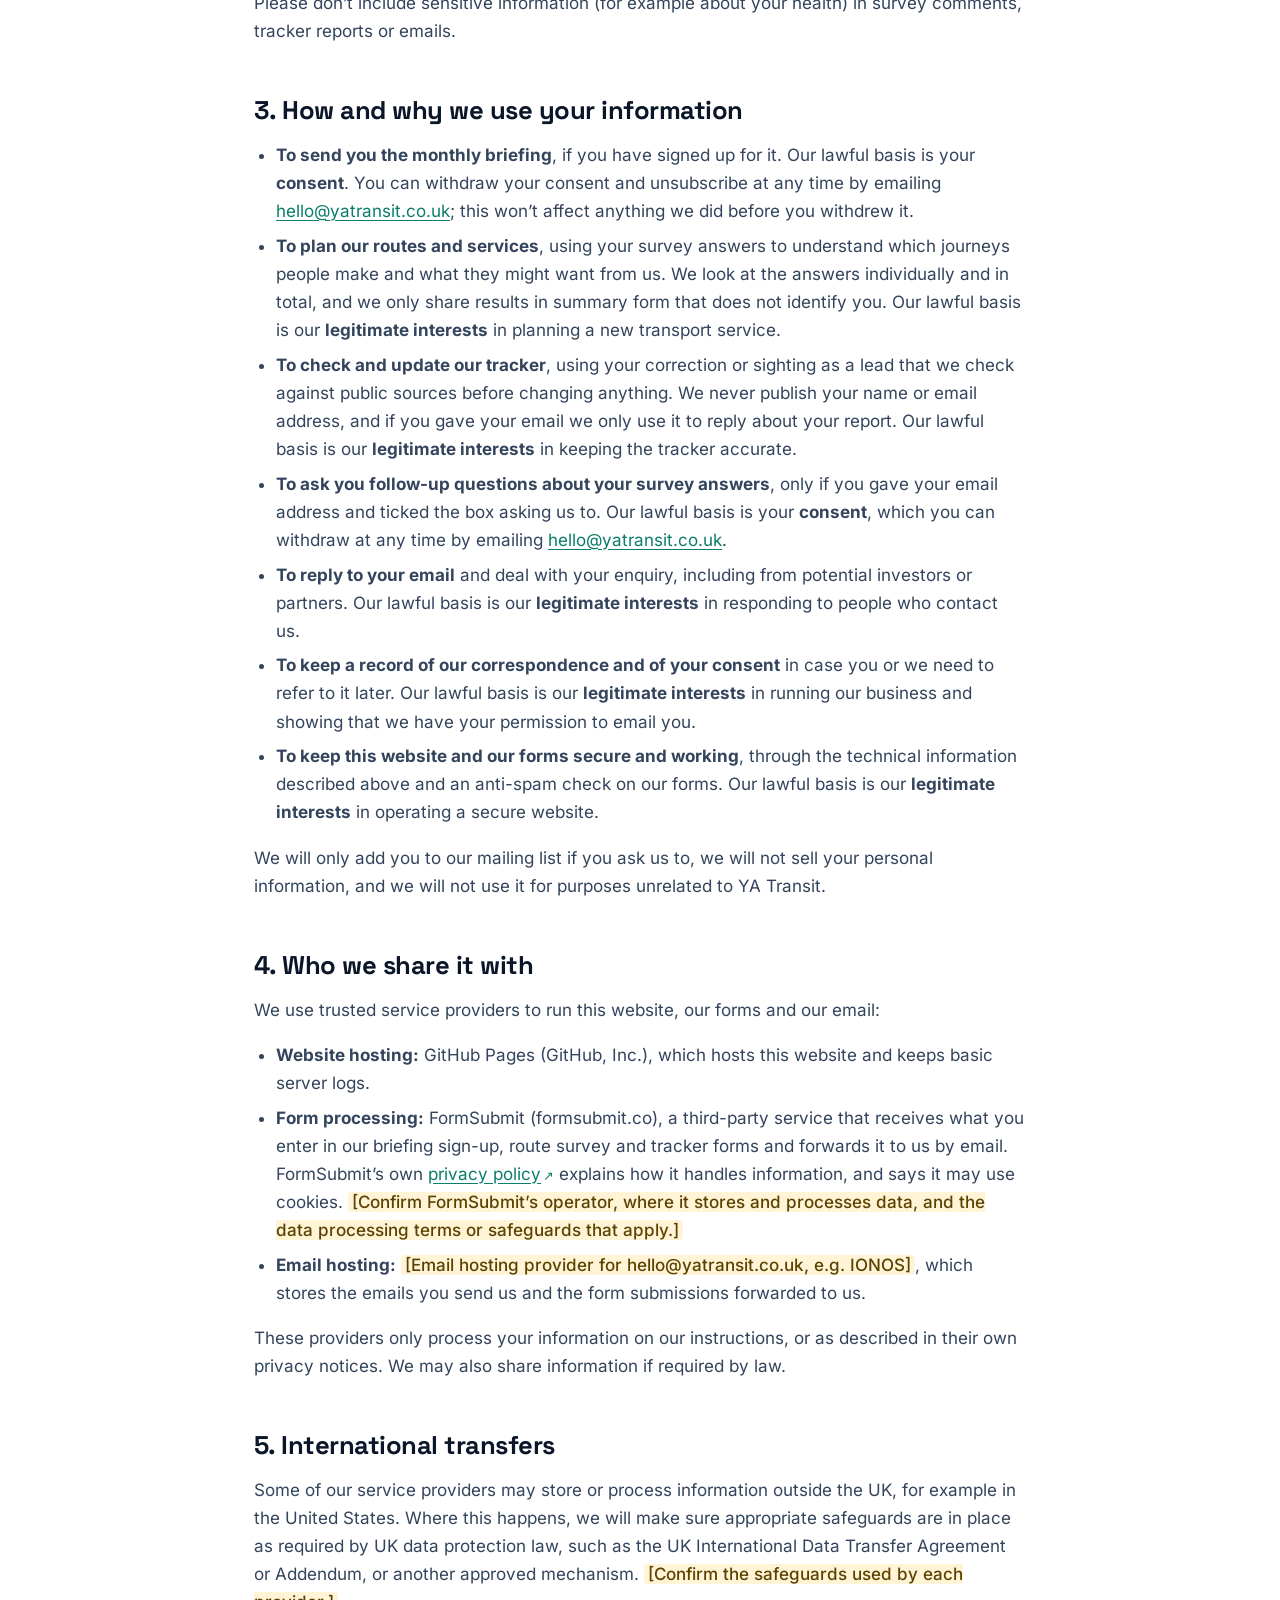
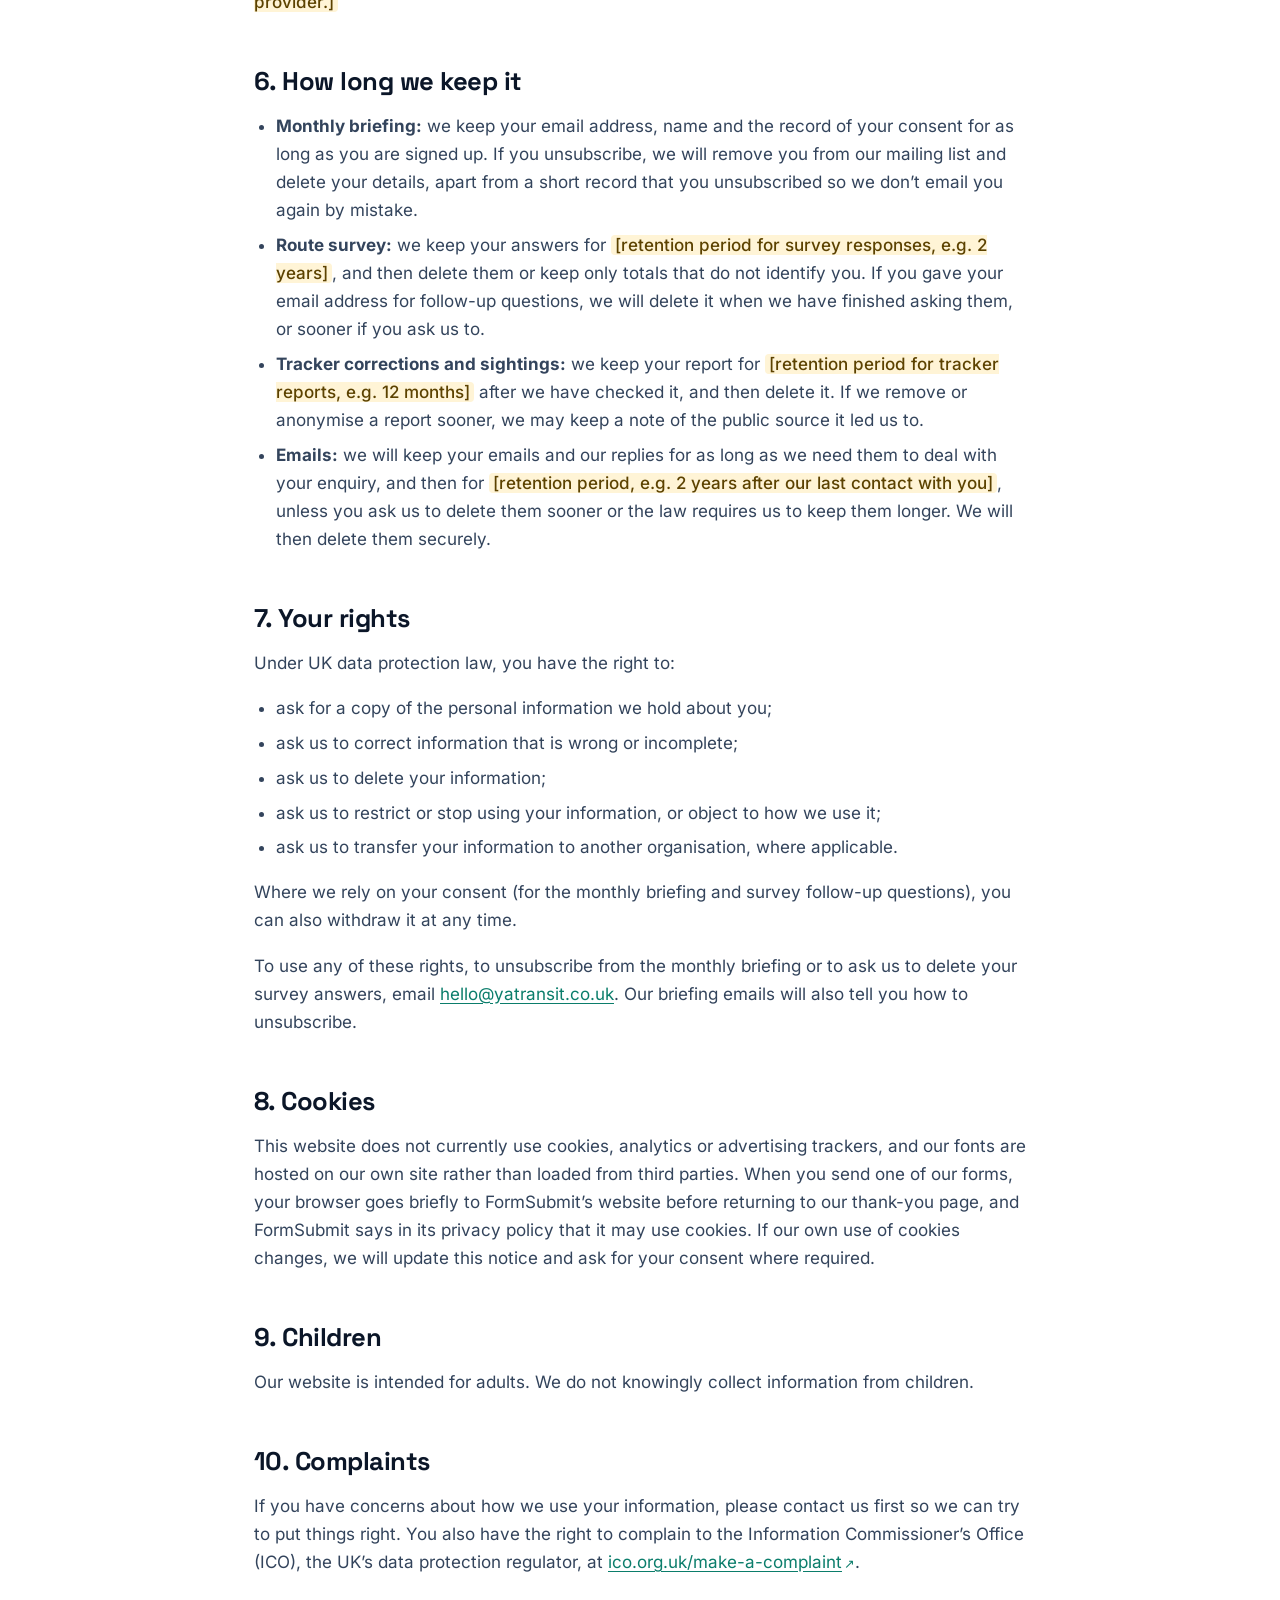
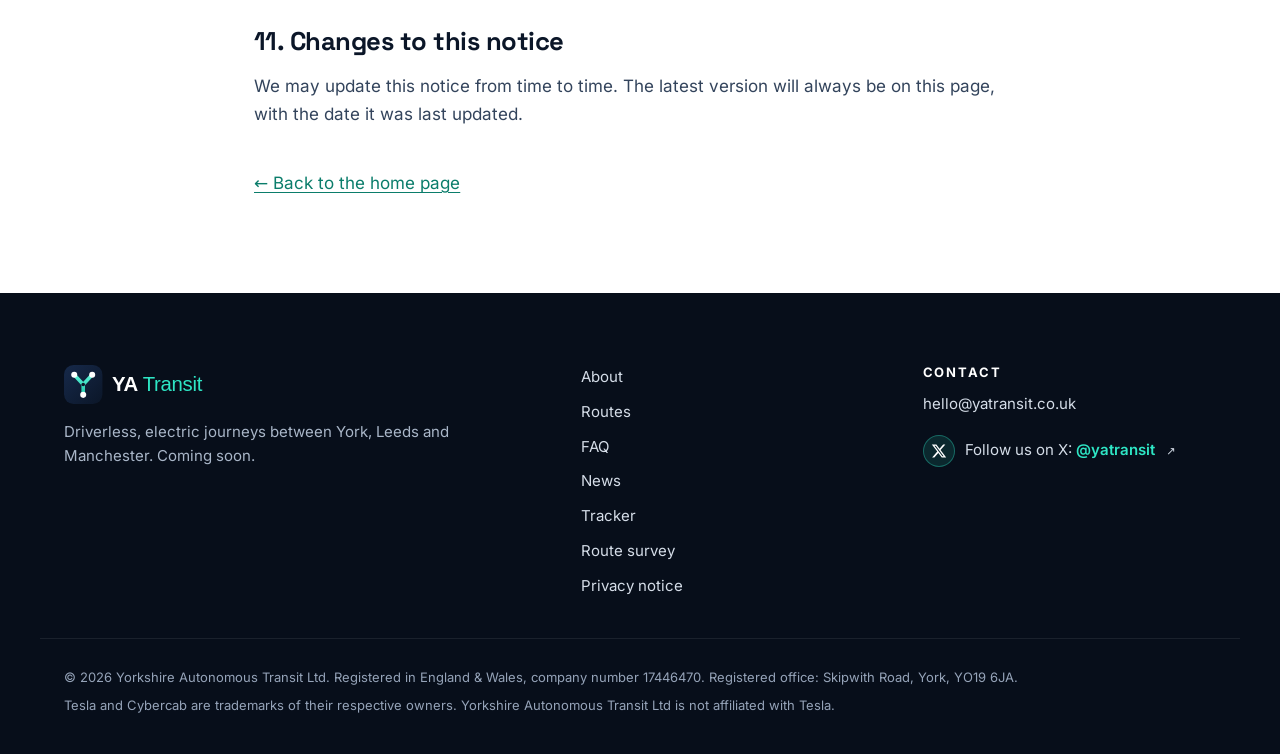
<file: privacy.html>
<!DOCTYPE html>
<html lang="en-GB">
<head>
  <meta charset="utf-8">
  <meta name="viewport" content="width=device-width, initial-scale=1">
  <title>Privacy notice | YA Transit</title>
  <meta name="description" content="How Yorkshire Autonomous Transit Ltd (YA Transit) collects and uses personal information.">
  <meta name="theme-color" content="#0B1628">
  <meta property="og:type" content="website">
  <meta property="og:site_name" content="YA Transit">
  <meta property="og:title" content="Privacy notice | YA Transit">
  <meta property="og:description" content="How Yorkshire Autonomous Transit Ltd (YA Transit) collects and uses personal information.">
  <meta property="og:url" content="https://yatransit.co.uk/privacy.html">
  <meta property="og:image" content="https://yatransit.co.uk/assets/og-image.jpg">
  <meta property="og:locale" content="en_GB">
  <meta name="twitter:card" content="summary_large_image">
  <meta name="twitter:title" content="Privacy notice | YA Transit">
  <meta name="twitter:description" content="How Yorkshire Autonomous Transit Ltd (YA Transit) collects and uses personal information.">
  <meta name="twitter:image" content="https://yatransit.co.uk/assets/og-image.jpg">
  <meta name="twitter:site" content="@yatransit">
  <link rel="canonical" href="https://yatransit.co.uk/privacy.html">
  <link rel="icon" href="favicon.svg" type="image/svg+xml">
  <link rel="icon" href="favicon.ico" sizes="32x32">
  <link rel="apple-touch-icon" href="assets/apple-touch-icon.png">
  <link rel="stylesheet" href="css/styles.css">
  <script src="js/main.js" defer></script>
</head>
<body>
  <a class="skip-link" href="#main">Skip to main content</a>

  <header class="site-header">
    <div class="container header-inner">
      <a class="brand" href="index.html" aria-label="YA Transit – home">
        <img src="assets/logo-mark.svg" alt="YA Transit logo" width="40" height="40">
        <span class="brand-name">YA<span>Transit</span></span>
      </a>
      <button class="nav-toggle" type="button" aria-expanded="false" aria-controls="site-nav">
        <span class="nav-toggle-bar" aria-hidden="true"></span>
        <span class="visually-hidden">Menu</span>
      </button>
      <nav class="site-nav" id="site-nav" aria-label="Main">
        <ul>
          <li><a href="index.html#about">About</a></li>
          <li><a href="index.html#how-it-works">How it works</a></li>
          <li><a href="index.html#routes">Routes</a></li>
          <li><a href="index.html#faq">FAQ</a></li>
          <li><a href="news/">News</a></li>
          <li><a href="tracker.html">Tracker</a></li>
        </ul>
      </nav>
    </div>
  </header>

  <main id="main">
    <section class="page-hero" aria-labelledby="page-title">
      <div class="container container-narrow">
        <p class="kicker kicker-light">Legal</p>
        <h1 id="page-title">Privacy notice</h1>
        <p>Last updated: <span class="placeholder">[Date]</span></p>
      </div>
    </section>

    <div class="container container-narrow prose">
      <!-- DRAFT TEMPLATE: review every section and replace all [bracketed] placeholders before publishing. -->
      <div class="draft-banner" role="note">
        <strong>Draft template &ndash; for the owner to review.</strong> This notice is a starting point only and is not legal advice. Please check it reflects how you actually handle personal data, replace the highlighted placeholders, and consider taking professional advice or following the ICO&rsquo;s guidance before publishing. Remove this box once finalised.
      </div>

      <h2>1. Who we are</h2>
      <p>This website is run by Yorkshire Autonomous Transit Ltd (&ldquo;YA Transit&rdquo;, &ldquo;we&rdquo;, &ldquo;us&rdquo;), a company registered in England &amp; Wales under company number 17446470, with its registered office at Skipwith Road, York, YO19 6JA.</p>
      <p>We are the data controller for the personal information described in this notice. If you have any questions, please contact us at <a href="mailto:hello@yatransit.co.uk">hello@yatransit.co.uk</a>.</p>
      <p>ICO registration number: <span class="placeholder">[ICO registration number, if applicable]</span></p>

      <h2>2. What information we collect</h2>
      <p>We do not ask you to create an account. We collect personal information in the following ways:</p>
      <ul>
        <li id="briefing-data"><strong>Monthly briefing sign-up.</strong> If you sign up for the monthly YA Transit briefing, we collect your email address, your first name if you choose to give it, a record that you ticked the consent box, the page you signed up on and the date and time of your sign-up.</li>
        <li id="survey-data"><strong>Route survey.</strong> If you complete our route survey, we collect your answers: the journeys you make, how often you make them, what they are for, how you travel now, the cost bands you choose, your interest in an electric private-hire service and any comments you write. Giving your email address is optional. If you do give it, we also collect it along with which of the two boxes you ticked (the monthly briefing and/or follow-up questions about your answers).</li>
        <li id="tracker-data"><strong>Tracker corrections and sightings.</strong> If you use the form on our <a href="tracker.html">UK &amp; Europe Robotaxi Tracker</a>, we collect what you write (the type of report, the entry or place, your description, and any date or source link you give), a record that you ticked the consent box, and the page you sent it from. Giving your email address is optional. We don’t accept photos or files, and we ask you not to include anyone’s face, name, number plate or other personal data.</li>
        <li><strong>Emails you send us.</strong> If you email us at <a href="mailto:hello@yatransit.co.uk">hello@yatransit.co.uk</a>, we will receive your email address, your name if you include it, and anything else you choose to put in your message.</li>
        <li><strong>Technical information.</strong> Like most websites, our hosting provider automatically records basic technical information when you visit, such as your IP address, browser type and the pages you request, for security and to keep the site running. When you send one of our forms, our form processor (see section 4) also receives technical information such as your IP address and browser details.</li>
      </ul>
      <p>Please don’t include sensitive information (for example about your health) in survey comments, tracker reports or emails.</p>

      <h2>3. How and why we use your information</h2>
      <ul>
        <li id="briefing"><strong>To send you the monthly briefing</strong>, if you have signed up for it. Our lawful basis is your <strong>consent</strong>. You can withdraw your consent and unsubscribe at any time by emailing <a href="mailto:hello@yatransit.co.uk">hello@yatransit.co.uk</a>; this won’t affect anything we did before you withdrew it.</li>
        <li id="survey"><strong>To plan our routes and services</strong>, using your survey answers to understand which journeys people make and what they might want from us. We look at the answers individually and in total, and we only share results in summary form that does not identify you. Our lawful basis is our <strong>legitimate interests</strong> in planning a new transport service.</li>
        <li id="tracker"><strong>To check and update our tracker</strong>, using your correction or sighting as a lead that we check against public sources before changing anything. We never publish your name or email address, and if you gave your email we only use it to reply about your report. Our lawful basis is our <strong>legitimate interests</strong> in keeping the tracker accurate.</li>
        <li><strong>To ask you follow-up questions about your survey answers</strong>, only if you gave your email address and ticked the box asking us to. Our lawful basis is your <strong>consent</strong>, which you can withdraw at any time by emailing <a href="mailto:hello@yatransit.co.uk">hello@yatransit.co.uk</a>.</li>
        <li><strong>To reply to your email</strong> and deal with your enquiry, including from potential investors or partners. Our lawful basis is our <strong>legitimate interests</strong> in responding to people who contact us.</li>
        <li><strong>To keep a record of our correspondence and of your consent</strong> in case you or we need to refer to it later. Our lawful basis is our <strong>legitimate interests</strong> in running our business and showing that we have your permission to email you.</li>
        <li><strong>To keep this website and our forms secure and working</strong>, through the technical information described above and an anti-spam check on our forms. Our lawful basis is our <strong>legitimate interests</strong> in operating a secure website.</li>
      </ul>
      <p>We will only add you to our mailing list if you ask us to, we will not sell your personal information, and we will not use it for purposes unrelated to YA Transit.</p>

      <h2>4. Who we share it with</h2>
      <p>We use trusted service providers to run this website, our forms and our email:</p>
      <ul>
        <li><strong>Website hosting:</strong> GitHub Pages (GitHub, Inc.), which hosts this website and keeps basic server logs.</li>
        <li><strong>Form processing:</strong> FormSubmit (formsubmit.co), a third-party service that receives what you enter in our briefing sign-up, route survey and tracker forms and forwards it to us by email. FormSubmit’s own <a  href="https://formsubmit.co/privacy.pdf" target="_blank" rel="noopener noreferrer">privacy policy<span class="visually-hidden ext-nt"> (opens in new tab)</span></a> explains how it handles information, and says it may use cookies. <span class="placeholder">[Confirm FormSubmit’s operator, where it stores and processes data, and the data processing terms or safeguards that apply.]</span></li>
        <li><strong>Email hosting:</strong> <span class="placeholder">[Email hosting provider for hello@yatransit.co.uk, e.g. IONOS]</span>, which stores the emails you send us and the form submissions forwarded to us.</li>
      </ul>
      <p>These providers only process your information on our instructions, or as described in their own privacy notices. We may also share information if required by law.</p>

      <h2>5. International transfers</h2>
      <p>Some of our service providers may store or process information outside the UK, for example in the United States. Where this happens, we will make sure appropriate safeguards are in place as required by UK data protection law, such as the UK International Data Transfer Agreement or Addendum, or another approved mechanism. <span class="placeholder">[Confirm the safeguards used by each provider.]</span></p>

      <h2>6. How long we keep it</h2>
      <ul>
        <li><strong>Monthly briefing:</strong> we keep your email address, name and the record of your consent for as long as you are signed up. If you unsubscribe, we will remove you from our mailing list and delete your details, apart from a short record that you unsubscribed so we don’t email you again by mistake.</li>
        <li><strong>Route survey:</strong> we keep your answers for <span class="placeholder">[retention period for survey responses, e.g. 2 years]</span>, and then delete them or keep only totals that do not identify you. If you gave your email address for follow-up questions, we will delete it when we have finished asking them, or sooner if you ask us to.</li>
        <li><strong>Tracker corrections and sightings:</strong> we keep your report for <span class="placeholder">[retention period for tracker reports, e.g. 12 months]</span> after we have checked it, and then delete it. If we remove or anonymise a report sooner, we may keep a note of the public source it led us to.</li>
        <li><strong>Emails:</strong> we will keep your emails and our replies for as long as we need them to deal with your enquiry, and then for <span class="placeholder">[retention period, e.g. 2 years after our last contact with you]</span>, unless you ask us to delete them sooner or the law requires us to keep them longer. We will then delete them securely.</li>
      </ul>

      <h2>7. Your rights</h2>
      <p>Under UK data protection law, you have the right to:</p>
      <ul>
        <li>ask for a copy of the personal information we hold about you;</li>
        <li>ask us to correct information that is wrong or incomplete;</li>
        <li>ask us to delete your information;</li>
        <li>ask us to restrict or stop using your information, or object to how we use it;</li>
        <li>ask us to transfer your information to another organisation, where applicable.</li>
      </ul>
      <p>Where we rely on your consent (for the monthly briefing and survey follow-up questions), you can also withdraw it at any time.</p>
      <p>To use any of these rights, to unsubscribe from the monthly briefing or to ask us to delete your survey answers, email <a href="mailto:hello@yatransit.co.uk">hello@yatransit.co.uk</a>. Our briefing emails will also tell you how to unsubscribe.</p>

      <h2>8. Cookies</h2>
      <p>This website does not currently use cookies, analytics or advertising trackers, and our fonts are hosted on our own site rather than loaded from third parties. When you send one of our forms, your browser goes briefly to FormSubmit’s website before returning to our thank-you page, and FormSubmit says in its privacy policy that it may use cookies. If our own use of cookies changes, we will update this notice and ask for your consent where required.</p>

      <h2>9. Children</h2>
      <p>Our website is intended for adults. We do not knowingly collect information from children.</p>

      <h2>10. Complaints</h2>
      <p>If you have concerns about how we use your information, please contact us first so we can try to put things right. You also have the right to complain to the Information Commissioner&rsquo;s Office (ICO), the UK&rsquo;s data protection regulator, at <a  href="https://ico.org.uk/make-a-complaint/" target="_blank" rel="noopener noreferrer">ico.org.uk/make-a-complaint<span class="visually-hidden ext-nt"> (opens in new tab)</span></a>.</p>

      <h2>11. Changes to this notice</h2>
      <p>We may update this notice from time to time. The latest version will always be on this page, with the date it was last updated.</p>

      <a class="back-link" href="index.html">&larr; Back to the home page</a>
    </div>
  </main>

  <footer class="site-footer">
    <div class="container footer-inner">
      <div class="footer-brand">
        <img src="assets/logo-light.svg" alt="YA Transit" width="180" height="38">
        <p>Driverless, electric journeys between York, Leeds and Manchester. Coming soon.</p>
      </div>
      <nav class="footer-nav" aria-label="Footer">
        <ul>
          <li><a href="index.html#about">About</a></li>
          <li><a href="index.html#routes">Routes</a></li>
          <li><a href="index.html#faq">FAQ</a></li>
          <li><a href="news/">News</a></li>
          <li><a href="tracker.html">Tracker</a></li>
          <li><a href="survey.html">Route survey</a></li>
          <li><a href="privacy.html" aria-current="page">Privacy notice</a></li>
        </ul>
      </nav>
      <div class="footer-contact">
        <h2 class="footer-heading">Contact</h2>
        <p><a href="mailto:hello@yatransit.co.uk">hello@yatransit.co.uk</a></p>
        <p class="footer-social"><a class="x-link"  href="https://x.com/yatransit" target="_blank" rel="noopener noreferrer"><span class="x-badge"><svg class="x-logo" viewBox="0 0 24 24" width="16" height="16" aria-hidden="true" focusable="false"><path fill="currentColor" d="M18.244 2.25h3.308l-7.227 8.26 8.502 11.24H16.17l-5.214-6.817L4.99 21.75H1.68l7.73-8.835L1.254 2.25H8.08l4.713 6.231zm-1.161 17.52h1.833L7.084 4.126H5.117z"/></svg></span><span>Follow us on X: <strong>@yatransit</strong></span><span class="visually-hidden"> (opens in a new tab)</span><span class="visually-hidden ext-nt"> (opens in new tab)</span></a></p>
      </div>
    </div>
    <div class="container footer-legal">
      <p>&copy; <span data-year>2026</span> Yorkshire Autonomous Transit Ltd. Registered in England &amp; Wales, company number 17446470. Registered office: Skipwith Road, York, YO19 6JA.</p>
      <p>Tesla and Cybercab are trademarks of their respective owners. Yorkshire Autonomous Transit Ltd is not affiliated with Tesla.</p>
    </div>
  </footer>
</body>
</html>
</file>
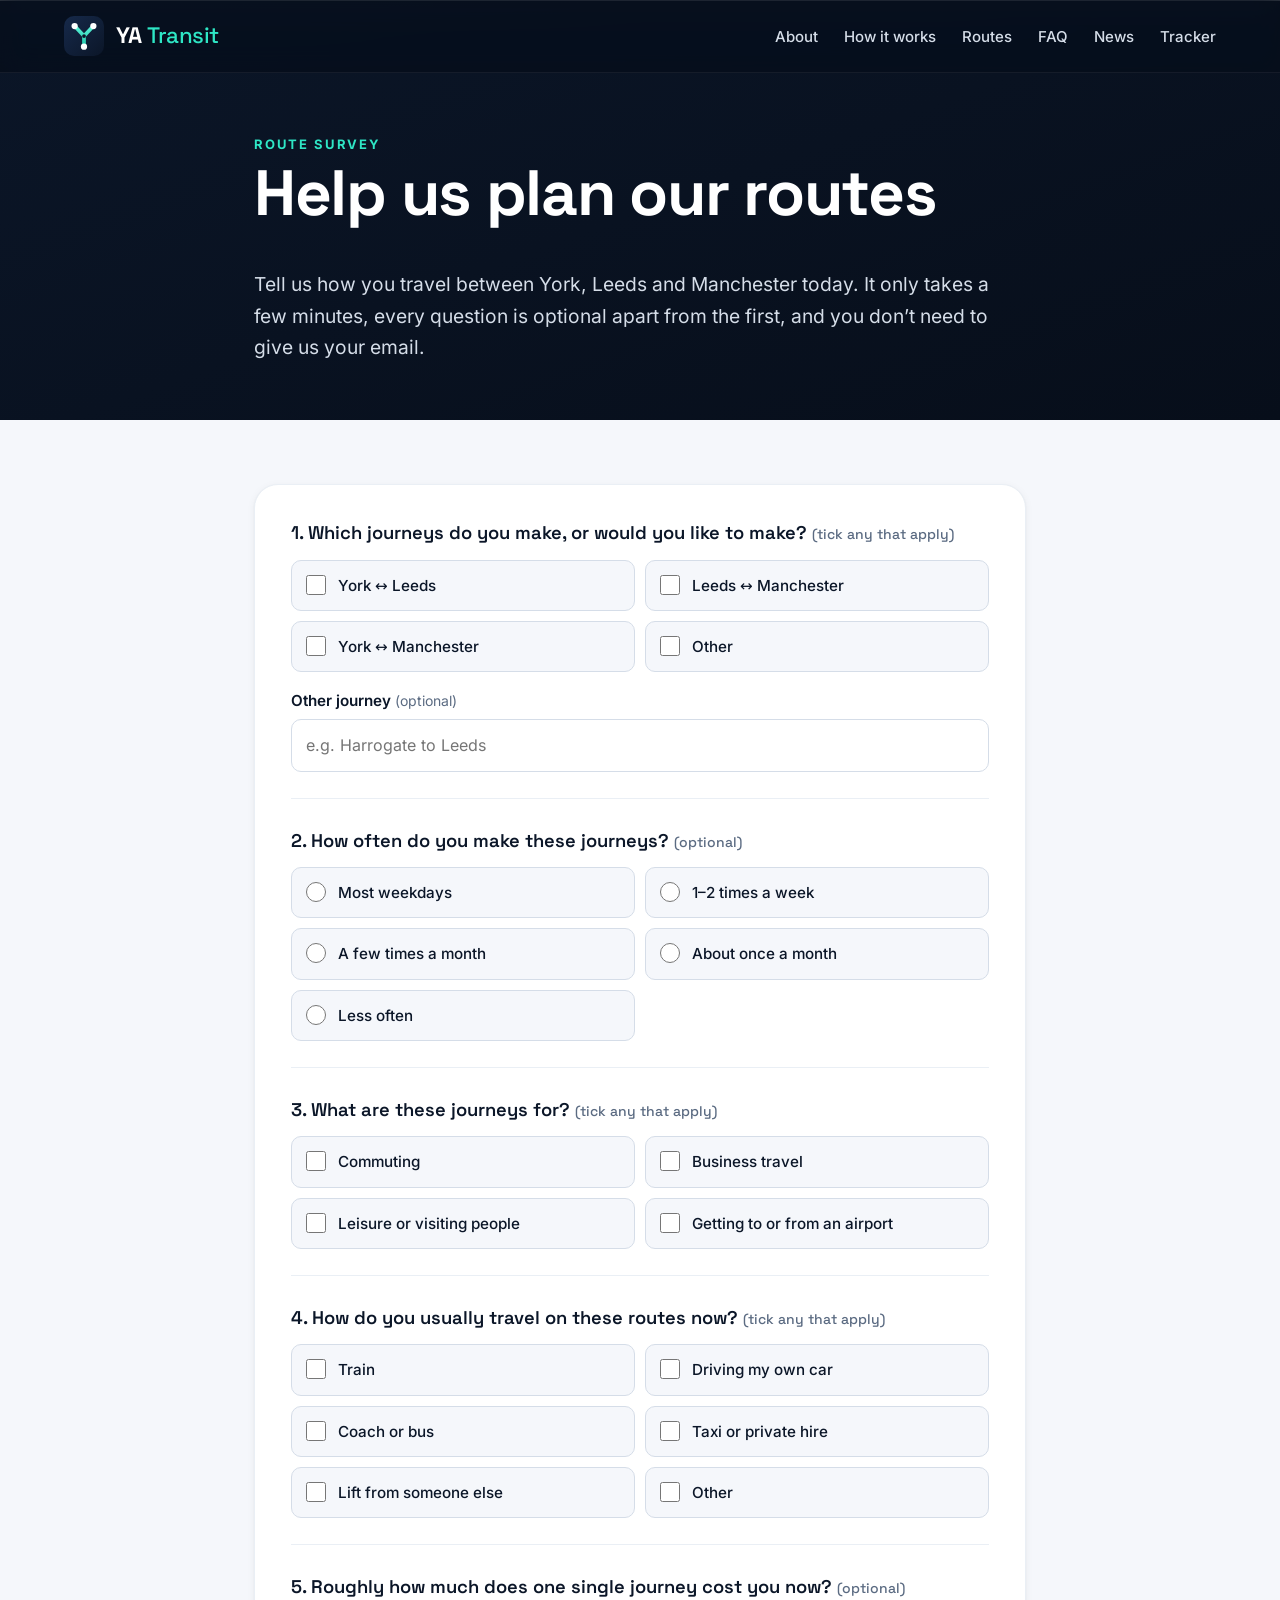
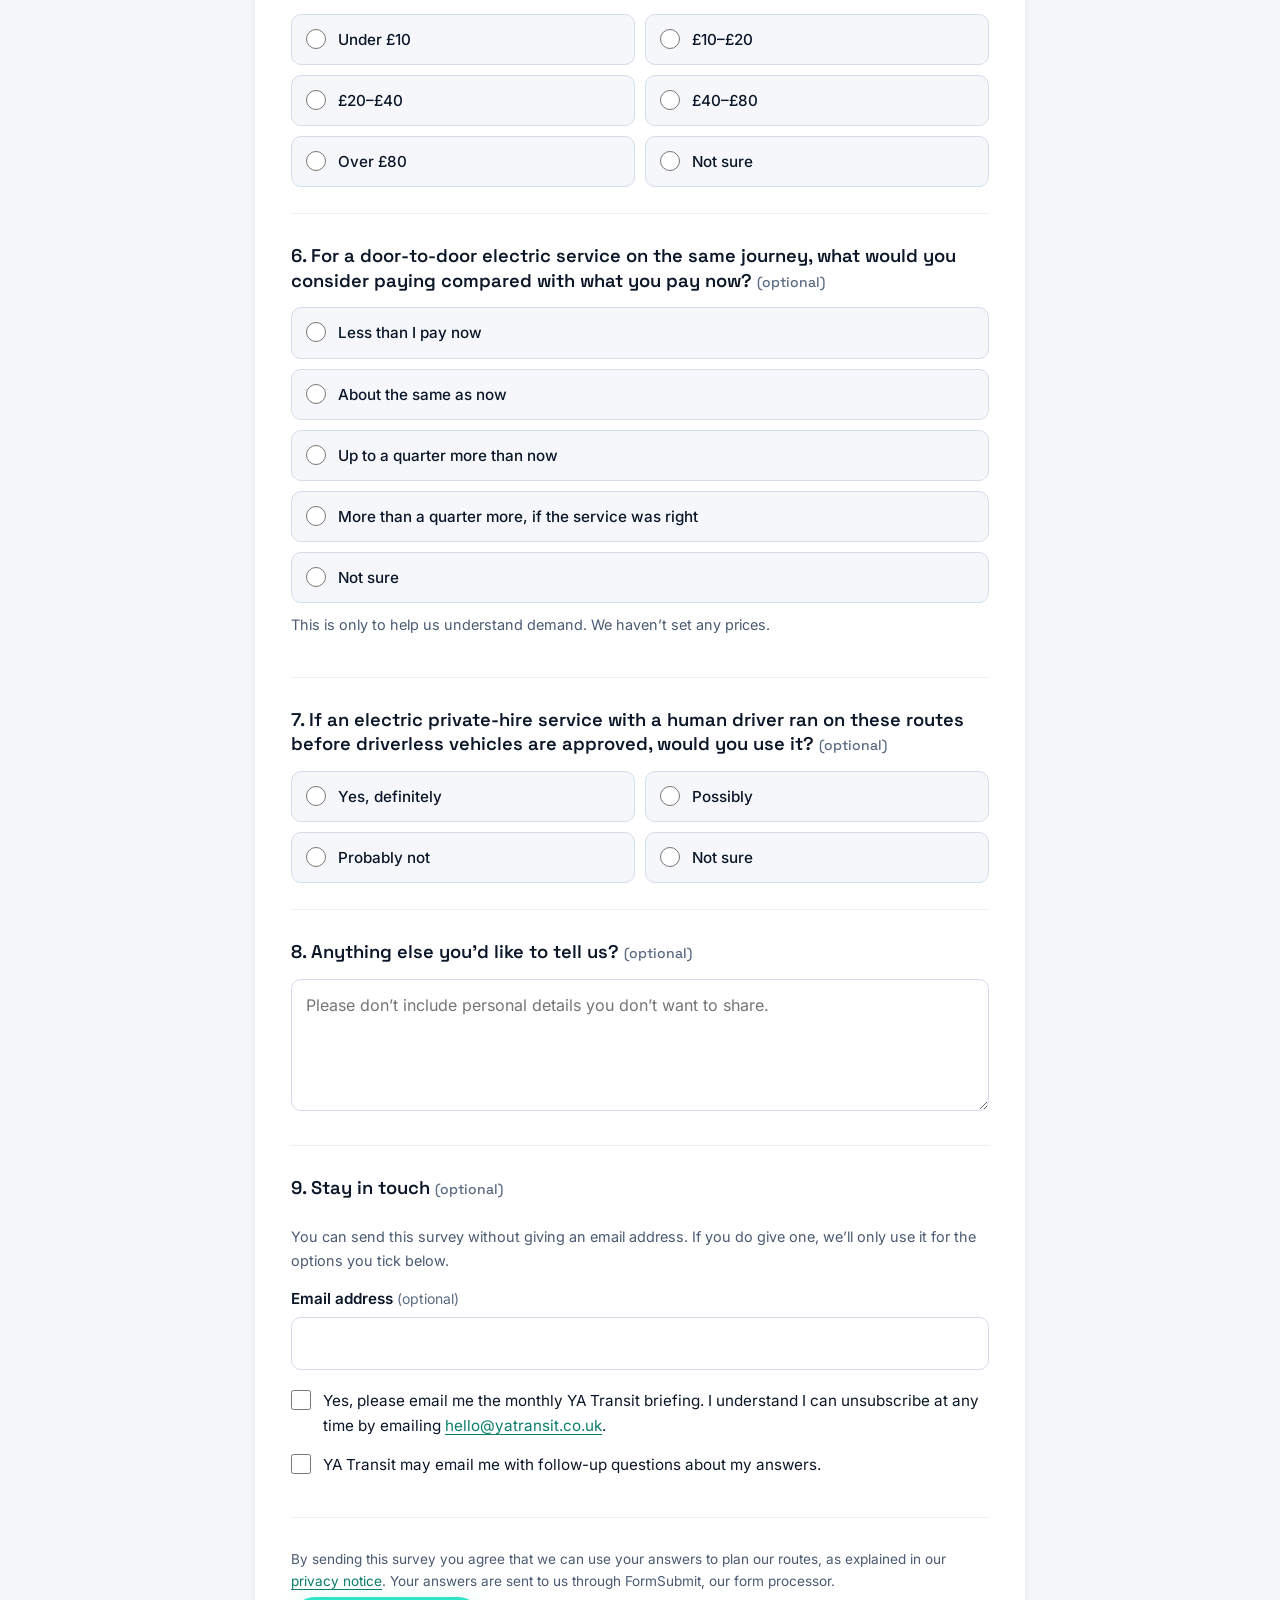
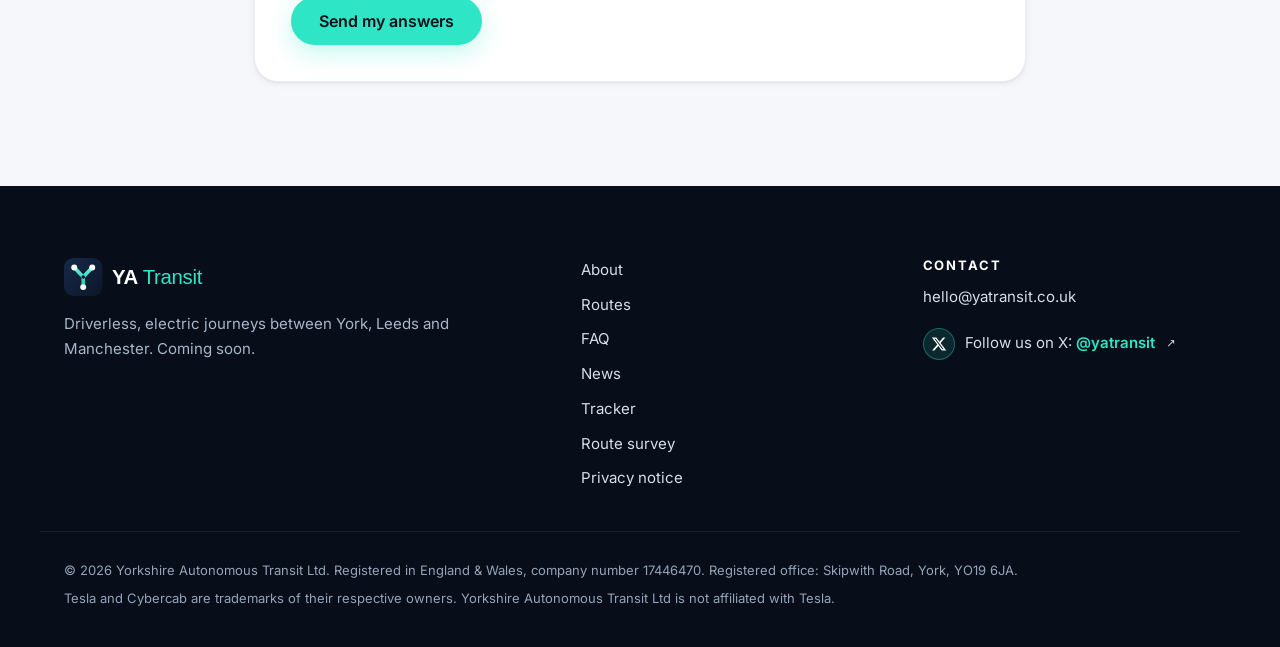
<file: survey.html>
<!DOCTYPE html>
<html lang="en-GB">
<head>
  <meta charset="utf-8">
  <meta name="viewport" content="width=device-width, initial-scale=1">
  <title>Route survey | YA Transit</title>
  <meta name="description" content="Tell us which journeys between York, Leeds and Manchester matter to you. A short survey to help YA Transit plan its routes.">
  <meta name="theme-color" content="#0B1628">
  <link rel="canonical" href="https://yatransit.co.uk/survey.html">

  <!-- Open Graph / social sharing -->
  <meta property="og:type" content="website">
  <meta property="og:site_name" content="YA Transit">
  <meta property="og:title" content="Route survey | YA Transit">
  <meta property="og:description" content="Tell us which journeys between York, Leeds and Manchester matter to you. A short survey to help YA Transit plan its routes.">
  <meta property="og:url" content="https://yatransit.co.uk/survey.html">
  <meta property="og:image" content="https://yatransit.co.uk/assets/og-image.jpg">
  <meta property="og:locale" content="en_GB">
  <meta name="twitter:card" content="summary_large_image">
  <meta name="twitter:site" content="@yatransit">

  <link rel="alternate" type="application/rss+xml" title="YA Transit News &amp; Insights" href="https://yatransit.co.uk/news/feed.xml">
  <link rel="icon" href="favicon.svg" type="image/svg+xml">
  <link rel="icon" href="favicon.ico" sizes="32x32">
  <link rel="apple-touch-icon" href="assets/apple-touch-icon.png">
  <link rel="preload" href="assets/fonts/inter-latin-var.woff2" as="font" type="font/woff2" crossorigin>
  <link rel="preload" href="assets/fonts/space-grotesk-latin-var.woff2" as="font" type="font/woff2" crossorigin>
  <link rel="stylesheet" href="css/styles.css">
  <script src="js/main.js" defer></script>
</head>
<body>
  <a class="skip-link" href="#main">Skip to main content</a>

  <header class="site-header">
    <div class="container header-inner">
      <a class="brand" href="index.html" aria-label="YA Transit – home">
        <img src="assets/logo-mark.svg" alt="YA Transit logo" width="40" height="40">
        <span class="brand-name">YA<span>Transit</span></span>
      </a>
      <button class="nav-toggle" type="button" aria-expanded="false" aria-controls="site-nav">
        <span class="nav-toggle-bar" aria-hidden="true"></span>
        <span class="visually-hidden">Menu</span>
      </button>
      <nav class="site-nav" id="site-nav" aria-label="Main">
        <ul>
          <li><a href="index.html#about">About</a></li>
          <li><a href="index.html#how-it-works">How it works</a></li>
          <li><a href="index.html#routes">Routes</a></li>
          <li><a href="index.html#faq">FAQ</a></li>
          <li><a href="news/">News</a></li>
          <li><a href="tracker.html">Tracker</a></li>
        </ul>
      </nav>
    </div>
  </header>

  <main id="main">
    <section class="page-hero" aria-labelledby="page-title">
      <div class="container container-narrow">
        <p class="kicker kicker-light">Route survey</p>
        <h1 id="page-title">Help us plan our routes</h1>
        <p class="page-intro">Tell us how you travel between York, Leeds and Manchester today. It only takes a few minutes, every question is optional apart from the first, and you don’t need to give us your email.</p>
      </div>
    </section>

    <section class="section section-light survey-section" aria-label="Survey">
      <div class="container container-narrow">
        <form class="yat-form survey-form" action="https://formsubmit.co/7b9ac021329bbe6ac2b7830b0eee257e" method="POST" data-yat-form data-survey>
          <input type="hidden" name="_subject" value="YA Transit: new route survey response">
          <input type="hidden" name="_next" value="https://yatransit.co.uk/thanks.html?form=survey">
          <input type="hidden" name="_captcha" value="false">
          <input type="hidden" name="_template" value="table">
          <input type="hidden" name="Form" value="Route survey">
          <div class="hp-field" aria-hidden="true"><label for="survey-hp">Leave this field empty</label><input type="text" id="survey-hp" name="_honey" tabindex="-1" autocomplete="off"></div>

          <fieldset class="q">
            <legend>1. Which journeys do you make, or would you like to make? <span class="optional">(tick any that apply)</span></legend>
            <div class="choices">
              <label class="choice"><input type="checkbox" name="Journeys: York ↔ Leeds" value="Yes" data-group="Journeys"><span>York ↔ Leeds</span></label>
              <label class="choice"><input type="checkbox" name="Journeys: Leeds ↔ Manchester" value="Yes" data-group="Journeys"><span>Leeds ↔ Manchester</span></label>
              <label class="choice"><input type="checkbox" name="Journeys: York ↔ Manchester" value="Yes" data-group="Journeys"><span>York ↔ Manchester</span></label>
              <label class="choice"><input type="checkbox" name="Journeys: Other" value="Yes" data-group="Journeys"><span>Other</span></label>
            </div>
            <div class="field field-other">
              <label for="survey-other">Other journey <span class="optional">(optional)</span></label>
              <input id="survey-other" name="Other journey" type="text" maxlength="200" placeholder="e.g. Harrogate to Leeds">
            </div>
            <p class="field-error" id="survey-journeys-error" hidden>Please tick at least one journey, or tell us about another one.</p>
          </fieldset>

          <fieldset class="q">
            <legend>2. How often do you make these journeys? <span class="optional">(optional)</span></legend>
            <div class="choices">
              <label class="choice"><input type="radio" name="How often" value="Most weekdays"><span>Most weekdays</span></label>
              <label class="choice"><input type="radio" name="How often" value="1–2 times a week"><span>1–2 times a week</span></label>
              <label class="choice"><input type="radio" name="How often" value="A few times a month"><span>A few times a month</span></label>
              <label class="choice"><input type="radio" name="How often" value="About once a month"><span>About once a month</span></label>
              <label class="choice"><input type="radio" name="How often" value="Less often"><span>Less often</span></label>
            </div>
          </fieldset>

          <fieldset class="q">
            <legend>3. What are these journeys for? <span class="optional">(tick any that apply)</span></legend>
            <div class="choices">
              <label class="choice"><input type="checkbox" name="Purpose: Commuting" value="Yes" data-group="Purpose"><span>Commuting</span></label>
              <label class="choice"><input type="checkbox" name="Purpose: Business travel" value="Yes" data-group="Purpose"><span>Business travel</span></label>
              <label class="choice"><input type="checkbox" name="Purpose: Leisure or visiting people" value="Yes" data-group="Purpose"><span>Leisure or visiting people</span></label>
              <label class="choice"><input type="checkbox" name="Purpose: Getting to or from an airport" value="Yes" data-group="Purpose"><span>Getting to or from an airport</span></label>
            </div>
          </fieldset>

          <fieldset class="q">
            <legend>4. How do you usually travel on these routes now? <span class="optional">(tick any that apply)</span></legend>
            <div class="choices">
              <label class="choice"><input type="checkbox" name="Current mode: Train" value="Yes" data-group="Current mode"><span>Train</span></label>
              <label class="choice"><input type="checkbox" name="Current mode: Driving my own car" value="Yes" data-group="Current mode"><span>Driving my own car</span></label>
              <label class="choice"><input type="checkbox" name="Current mode: Coach or bus" value="Yes" data-group="Current mode"><span>Coach or bus</span></label>
              <label class="choice"><input type="checkbox" name="Current mode: Taxi or private hire" value="Yes" data-group="Current mode"><span>Taxi or private hire</span></label>
              <label class="choice"><input type="checkbox" name="Current mode: Lift from someone else" value="Yes" data-group="Current mode"><span>Lift from someone else</span></label>
              <label class="choice"><input type="checkbox" name="Current mode: Other" value="Yes" data-group="Current mode"><span>Other</span></label>
            </div>
          </fieldset>

          <fieldset class="q">
            <legend>5. Roughly how much does one single journey cost you now? <span class="optional">(optional)</span></legend>
            <div class="choices">
              <label class="choice"><input type="radio" name="Current cost per single journey" value="Under £10"><span>Under £10</span></label>
              <label class="choice"><input type="radio" name="Current cost per single journey" value="£10–£20"><span>£10–£20</span></label>
              <label class="choice"><input type="radio" name="Current cost per single journey" value="£20–£40"><span>£20–£40</span></label>
              <label class="choice"><input type="radio" name="Current cost per single journey" value="£40–£80"><span>£40–£80</span></label>
              <label class="choice"><input type="radio" name="Current cost per single journey" value="Over £80"><span>Over £80</span></label>
              <label class="choice"><input type="radio" name="Current cost per single journey" value="Not sure"><span>Not sure</span></label>
            </div>
          </fieldset>

          <fieldset class="q">
            <legend>6. For a door-to-door electric service on the same journey, what would you consider paying compared with what you pay now? <span class="optional">(optional)</span></legend>
            <div class="choices choices-1">
              <label class="choice"><input type="radio" name="Would consider paying" value="Less than I pay now"><span>Less than I pay now</span></label>
              <label class="choice"><input type="radio" name="Would consider paying" value="About the same as now"><span>About the same as now</span></label>
              <label class="choice"><input type="radio" name="Would consider paying" value="Up to a quarter more than now"><span>Up to a quarter more than now</span></label>
              <label class="choice"><input type="radio" name="Would consider paying" value="More than a quarter more, if the service was right"><span>More than a quarter more, if the service was right</span></label>
              <label class="choice"><input type="radio" name="Would consider paying" value="Not sure"><span>Not sure</span></label>
            </div>
            <p class="hint">This is only to help us understand demand. We haven’t set any prices.</p>
          </fieldset>

          <fieldset class="q">
            <legend>7. If an electric private-hire service with a human driver ran on these routes before driverless vehicles are approved, would you use it? <span class="optional">(optional)</span></legend>
            <div class="choices">
              <label class="choice"><input type="radio" name="Would use an EV private-hire service before driverless" value="Yes, definitely"><span>Yes, definitely</span></label>
              <label class="choice"><input type="radio" name="Would use an EV private-hire service before driverless" value="Possibly"><span>Possibly</span></label>
              <label class="choice"><input type="radio" name="Would use an EV private-hire service before driverless" value="Probably not"><span>Probably not</span></label>
              <label class="choice"><input type="radio" name="Would use an EV private-hire service before driverless" value="Not sure"><span>Not sure</span></label>
            </div>
          </fieldset>

          <div class="field q">
            <label for="survey-comments">8. Anything else you’d like to tell us? <span class="optional">(optional)</span></label>
            <textarea id="survey-comments" name="Comments" rows="4" maxlength="2000" placeholder="Please don’t include personal details you don’t want to share."></textarea>
          </div>

          <fieldset class="q q-contact">
            <legend>9. Stay in touch <span class="optional">(optional)</span></legend>
            <p class="hint">You can send this survey without giving an email address. If you do give one, we’ll only use it for the options you tick below.</p>
            <div class="field">
              <label for="survey-email">Email address <span class="optional">(optional)</span></label>
              <input id="survey-email" name="email" type="email" autocomplete="email" inputmode="email" maxlength="200">
            </div>
            <label class="check">
              <input type="checkbox" name="Consent to monthly briefing" value="Yes: ticked the box agreeing to receive the monthly YA Transit briefing by email" data-needs-email>
              <span>Yes, please email me the monthly YA Transit briefing. I understand I can unsubscribe at any time by emailing <a href="mailto:hello@yatransit.co.uk">hello@yatransit.co.uk</a>.</span>
            </label>
            <label class="check">
              <input type="checkbox" name="Consent to follow-up" value="Yes: ticked the box agreeing that YA Transit may email follow-up questions about these answers" data-needs-email>
              <span>YA Transit may email me with follow-up questions about my answers.</span>
            </label>
            <p class="field-error" id="survey-email-error" hidden>Please enter your email address, or untick the boxes above.</p>
          </fieldset>

          <p class="form-note">By sending this survey you agree that we can use your answers to plan our routes, as explained in our <a href="privacy.html#survey-data">privacy notice</a>. Your answers are sent to us through FormSubmit, our form processor.</p>
          <button class="btn btn-primary" type="submit">Send my answers</button>
        </form>
      </div>
    </section>
  </main>

  <footer class="site-footer">
    <div class="container footer-inner">
      <div class="footer-brand">
        <img src="assets/logo-light.svg" alt="YA Transit" width="180" height="38">
        <p>Driverless, electric journeys between York, Leeds and Manchester. Coming soon.</p>
      </div>
      <nav class="footer-nav" aria-label="Footer">
        <ul>
          <li><a href="index.html#about">About</a></li>
          <li><a href="index.html#routes">Routes</a></li>
          <li><a href="index.html#faq">FAQ</a></li>
          <li><a href="news/">News</a></li>
          <li><a href="tracker.html">Tracker</a></li>
          <li><a href="survey.html" aria-current="page">Route survey</a></li>
          <li><a href="privacy.html">Privacy notice</a></li>
        </ul>
      </nav>
      <div class="footer-contact">
        <h2 class="footer-heading">Contact</h2>
        <p><a href="mailto:hello@yatransit.co.uk">hello@yatransit.co.uk</a></p>
        <p class="footer-social"><a class="x-link"  href="https://x.com/yatransit" target="_blank" rel="noopener noreferrer"><span class="x-badge"><svg class="x-logo" viewBox="0 0 24 24" width="16" height="16" aria-hidden="true" focusable="false"><path fill="currentColor" d="M18.244 2.25h3.308l-7.227 8.26 8.502 11.24H16.17l-5.214-6.817L4.99 21.75H1.68l7.73-8.835L1.254 2.25H8.08l4.713 6.231zm-1.161 17.52h1.833L7.084 4.126H5.117z"/></svg></span><span>Follow us on X: <strong>@yatransit</strong></span><span class="visually-hidden"> (opens in a new tab)</span><span class="visually-hidden ext-nt"> (opens in new tab)</span></a></p>
      </div>
    </div>
    <div class="container footer-legal">
      <p>&copy; <span data-year>2026</span> Yorkshire Autonomous Transit Ltd. Registered in England &amp; Wales, company number 17446470. Registered office: Skipwith Road, York, YO19 6JA.</p>
      <p>Tesla and Cybercab are trademarks of their respective owners. Yorkshire Autonomous Transit Ltd is not affiliated with Tesla.</p>
    </div>
  </footer>
</body>
</html>
</file>
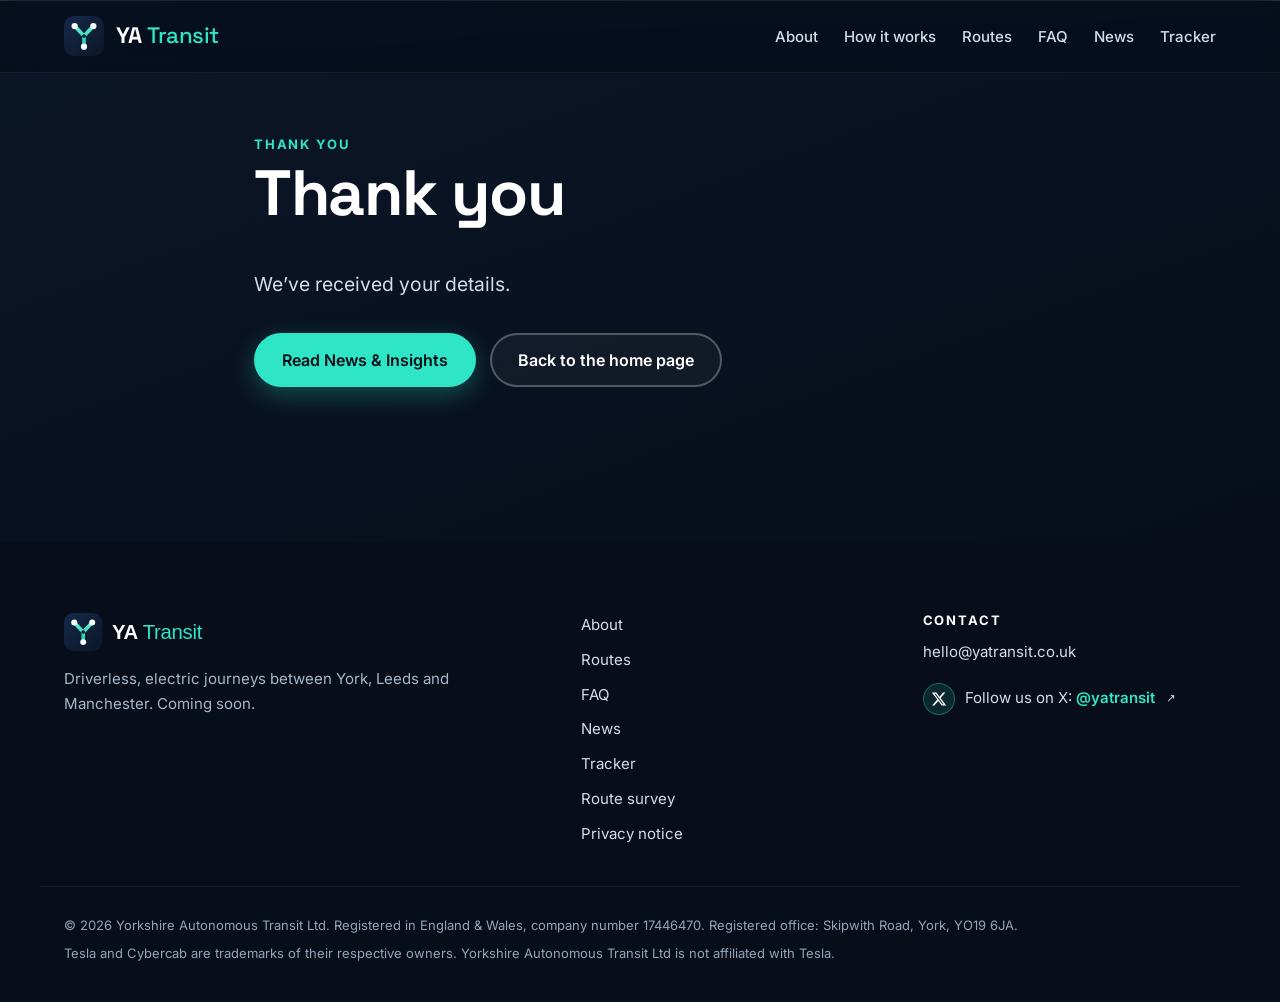
<file: thanks.html>
<!DOCTYPE html>
<html lang="en-GB">
<head>
  <meta charset="utf-8">
  <meta name="viewport" content="width=device-width, initial-scale=1">
  <title>Thank you | YA Transit</title>
  <meta name="description" content="Thank you for getting in touch with YA Transit.">
  <meta name="theme-color" content="#0B1628">
  <link rel="canonical" href="https://yatransit.co.uk/thanks.html">

  <!-- Open Graph / social sharing -->
  <meta property="og:type" content="website">
  <meta property="og:site_name" content="YA Transit">
  <meta property="og:title" content="Thank you | YA Transit">
  <meta property="og:description" content="Thank you for getting in touch with YA Transit.">
  <meta property="og:url" content="https://yatransit.co.uk/thanks.html">
  <meta property="og:image" content="https://yatransit.co.uk/assets/og-image.jpg">
  <meta property="og:locale" content="en_GB">
  <meta name="twitter:card" content="summary_large_image">
  <meta name="twitter:site" content="@yatransit">

  <link rel="alternate" type="application/rss+xml" title="YA Transit News &amp; Insights" href="https://yatransit.co.uk/news/feed.xml">
  <link rel="icon" href="favicon.svg" type="image/svg+xml">
  <link rel="icon" href="favicon.ico" sizes="32x32">
  <link rel="apple-touch-icon" href="assets/apple-touch-icon.png">
  <link rel="preload" href="assets/fonts/inter-latin-var.woff2" as="font" type="font/woff2" crossorigin>
  <link rel="preload" href="assets/fonts/space-grotesk-latin-var.woff2" as="font" type="font/woff2" crossorigin>
  <link rel="stylesheet" href="css/styles.css">
  <script src="js/main.js" defer></script>
  <meta name="robots" content="noindex">
</head>
<body>
  <a class="skip-link" href="#main">Skip to main content</a>

  <header class="site-header">
    <div class="container header-inner">
      <a class="brand" href="index.html" aria-label="YA Transit – home">
        <img src="assets/logo-mark.svg" alt="YA Transit logo" width="40" height="40">
        <span class="brand-name">YA<span>Transit</span></span>
      </a>
      <button class="nav-toggle" type="button" aria-expanded="false" aria-controls="site-nav">
        <span class="nav-toggle-bar" aria-hidden="true"></span>
        <span class="visually-hidden">Menu</span>
      </button>
      <nav class="site-nav" id="site-nav" aria-label="Main">
        <ul>
          <li><a href="index.html#about">About</a></li>
          <li><a href="index.html#how-it-works">How it works</a></li>
          <li><a href="index.html#routes">Routes</a></li>
          <li><a href="index.html#faq">FAQ</a></li>
          <li><a href="news/">News</a></li>
          <li><a href="tracker.html">Tracker</a></li>
        </ul>
      </nav>
    </div>
  </header>

  <main id="main">
    <section class="page-hero thanks-hero" aria-labelledby="page-title">
      <div class="container container-narrow">
        <p class="kicker kicker-light">Thank you</p>
        <h1 id="page-title" data-thanks-title>Thank you</h1>
        <p class="page-intro" data-thanks-text>We’ve received your details.</p>
        <div class="thanks-actions">
          <a class="btn btn-primary" href="news/">Read News &amp; Insights</a>
          <a class="btn btn-ghost" href="index.html">Back to the home page</a>
        </div>
      </div>
    </section>
  </main>

  <footer class="site-footer">
    <div class="container footer-inner">
      <div class="footer-brand">
        <img src="assets/logo-light.svg" alt="YA Transit" width="180" height="38">
        <p>Driverless, electric journeys between York, Leeds and Manchester. Coming soon.</p>
      </div>
      <nav class="footer-nav" aria-label="Footer">
        <ul>
          <li><a href="index.html#about">About</a></li>
          <li><a href="index.html#routes">Routes</a></li>
          <li><a href="index.html#faq">FAQ</a></li>
          <li><a href="news/">News</a></li>
          <li><a href="tracker.html">Tracker</a></li>
          <li><a href="survey.html">Route survey</a></li>
          <li><a href="privacy.html">Privacy notice</a></li>
        </ul>
      </nav>
      <div class="footer-contact">
        <h2 class="footer-heading">Contact</h2>
        <p><a href="mailto:hello@yatransit.co.uk">hello@yatransit.co.uk</a></p>
        <p class="footer-social"><a class="x-link"  href="https://x.com/yatransit" target="_blank" rel="noopener noreferrer"><span class="x-badge"><svg class="x-logo" viewBox="0 0 24 24" width="16" height="16" aria-hidden="true" focusable="false"><path fill="currentColor" d="M18.244 2.25h3.308l-7.227 8.26 8.502 11.24H16.17l-5.214-6.817L4.99 21.75H1.68l7.73-8.835L1.254 2.25H8.08l4.713 6.231zm-1.161 17.52h1.833L7.084 4.126H5.117z"/></svg></span><span>Follow us on X: <strong>@yatransit</strong></span><span class="visually-hidden"> (opens in a new tab)</span><span class="visually-hidden ext-nt"> (opens in new tab)</span></a></p>
      </div>
    </div>
    <div class="container footer-legal">
      <p>&copy; <span data-year>2026</span> Yorkshire Autonomous Transit Ltd. Registered in England &amp; Wales, company number 17446470. Registered office: Skipwith Road, York, YO19 6JA.</p>
      <p>Tesla and Cybercab are trademarks of their respective owners. Yorkshire Autonomous Transit Ltd is not affiliated with Tesla.</p>
    </div>
  </footer>
</body>
</html>
</file>
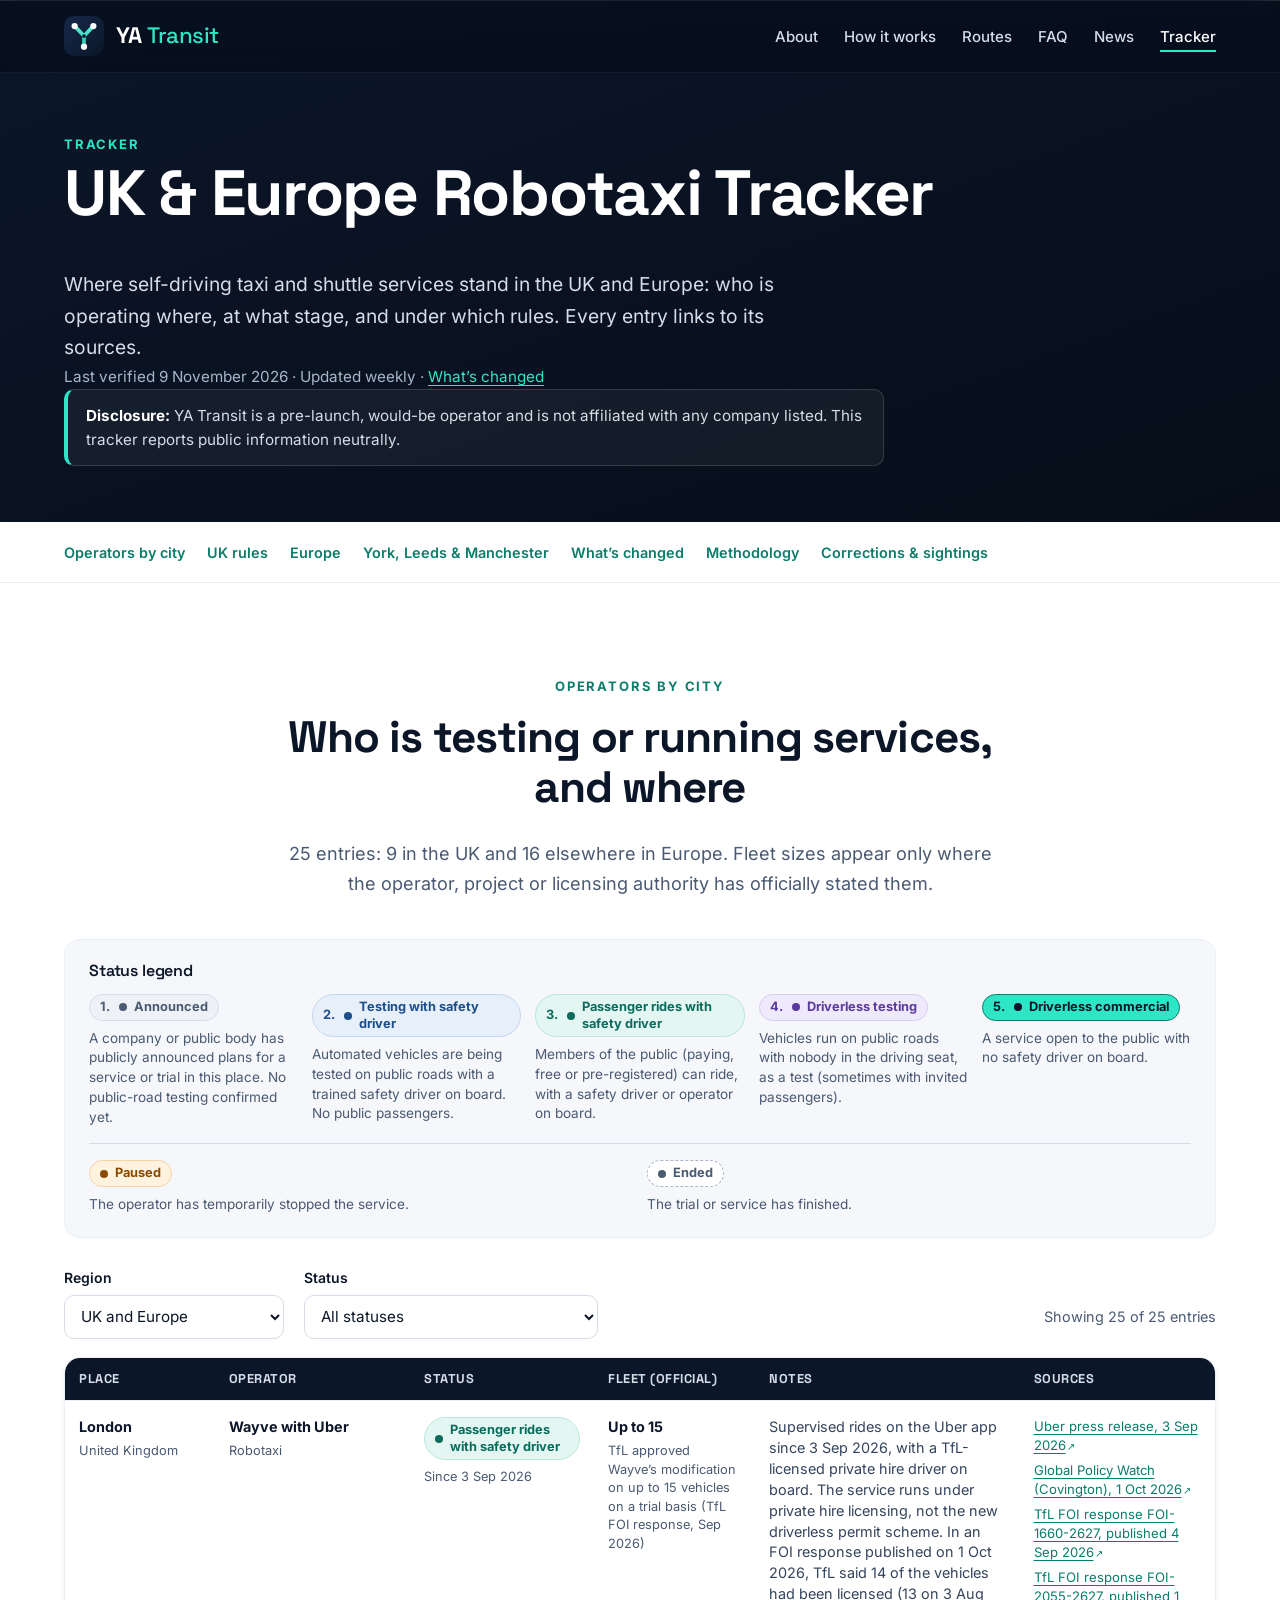
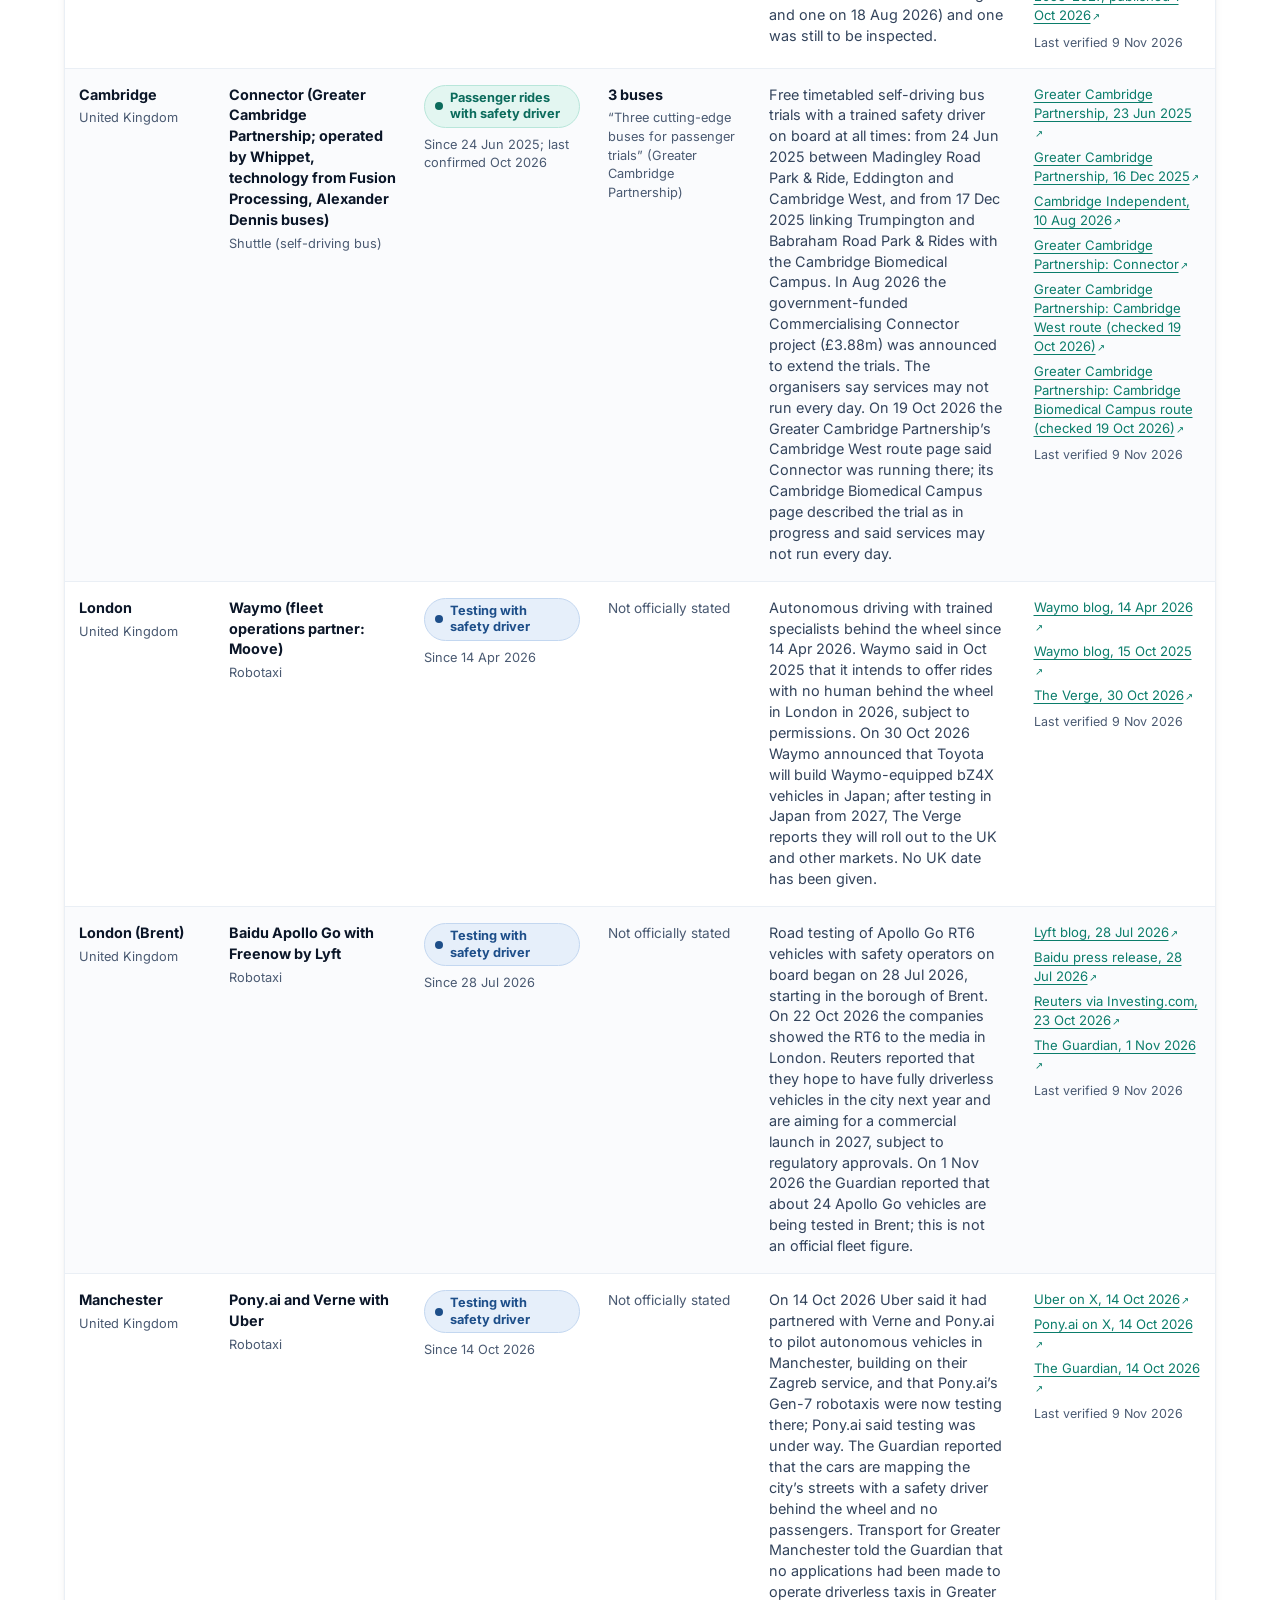
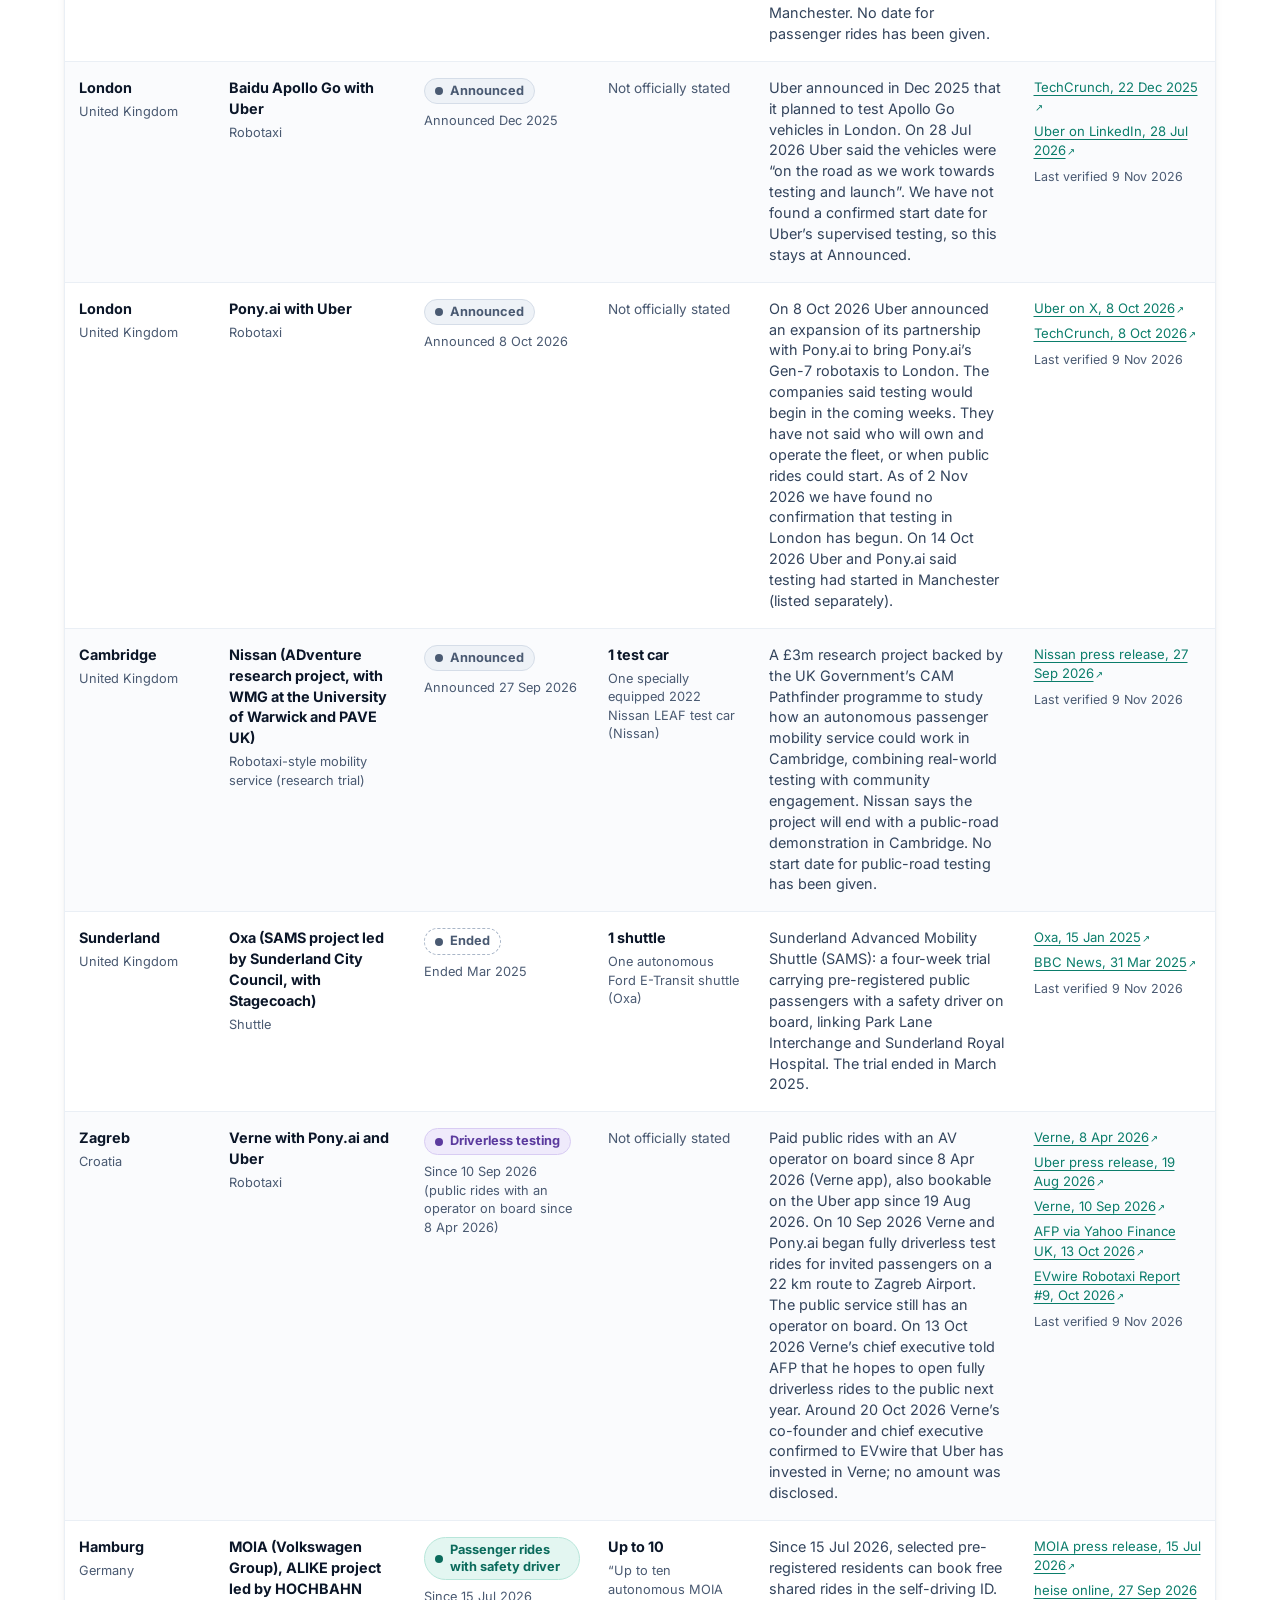
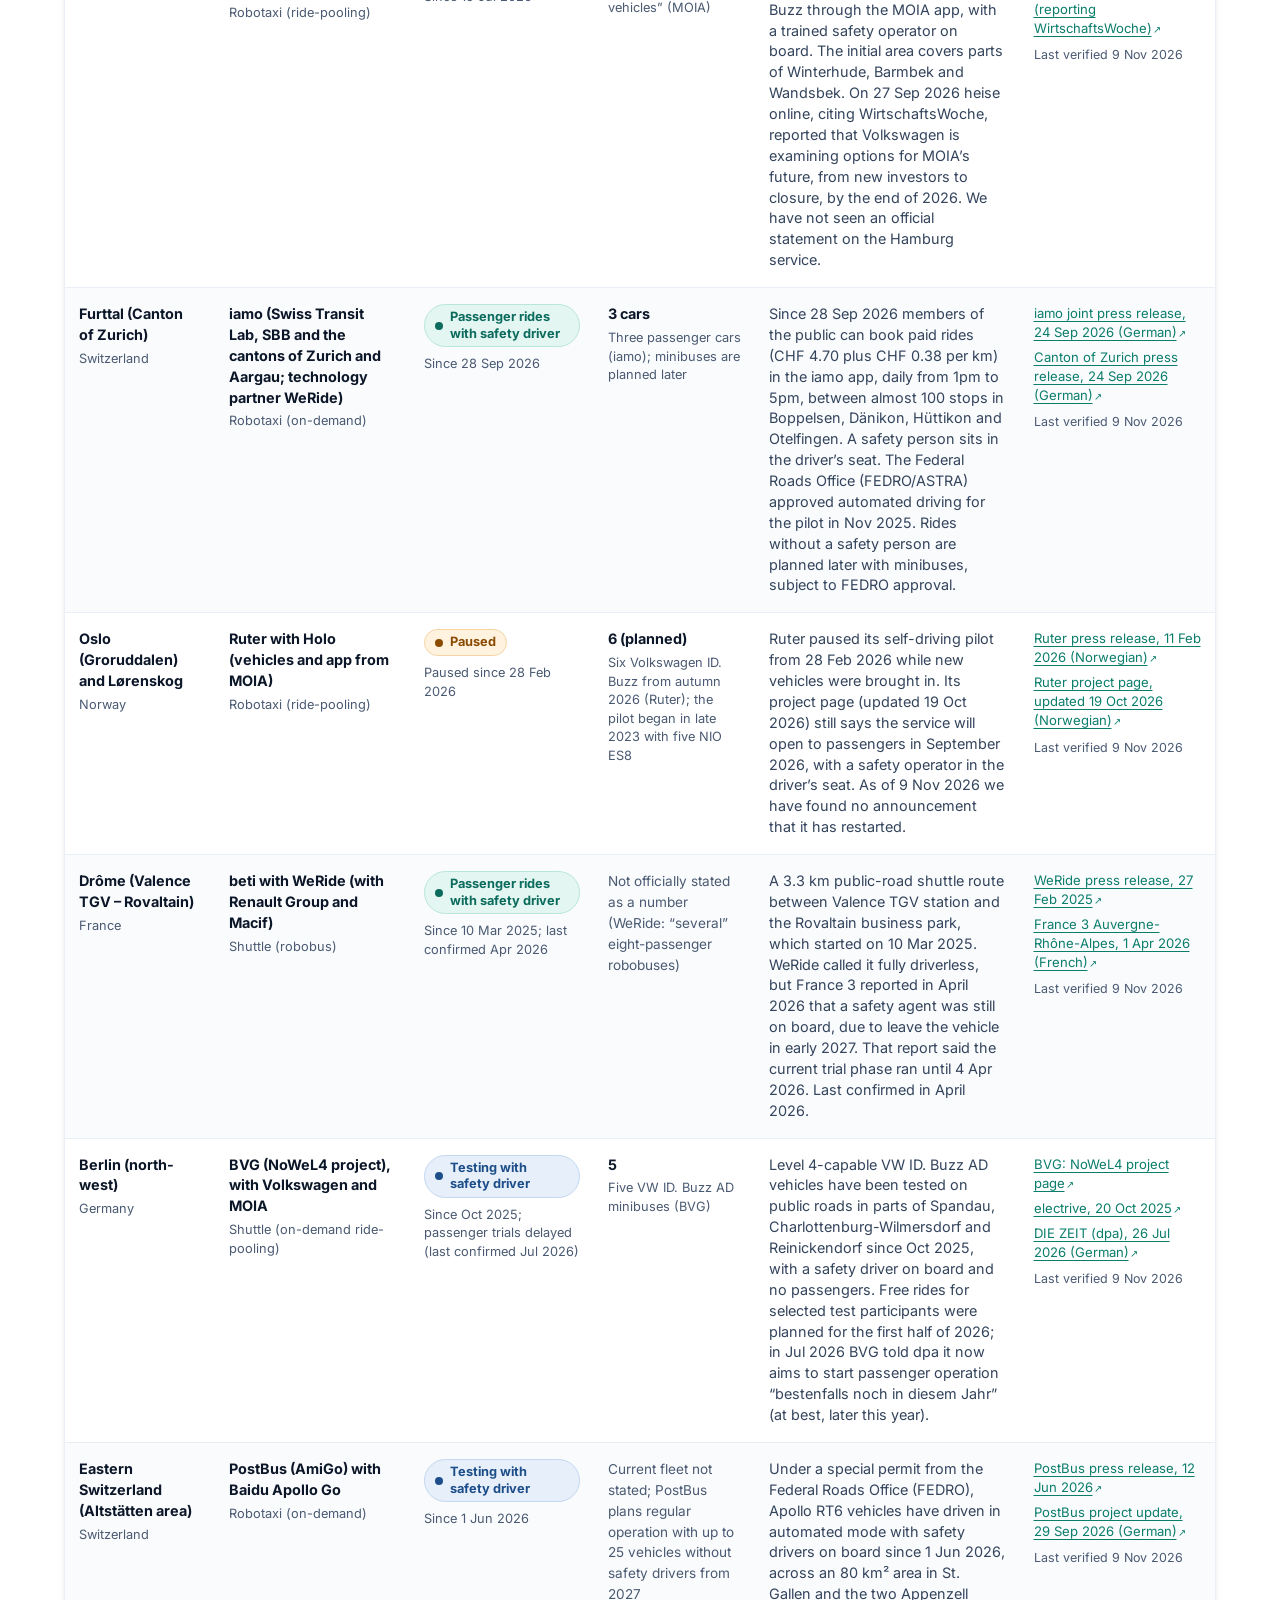
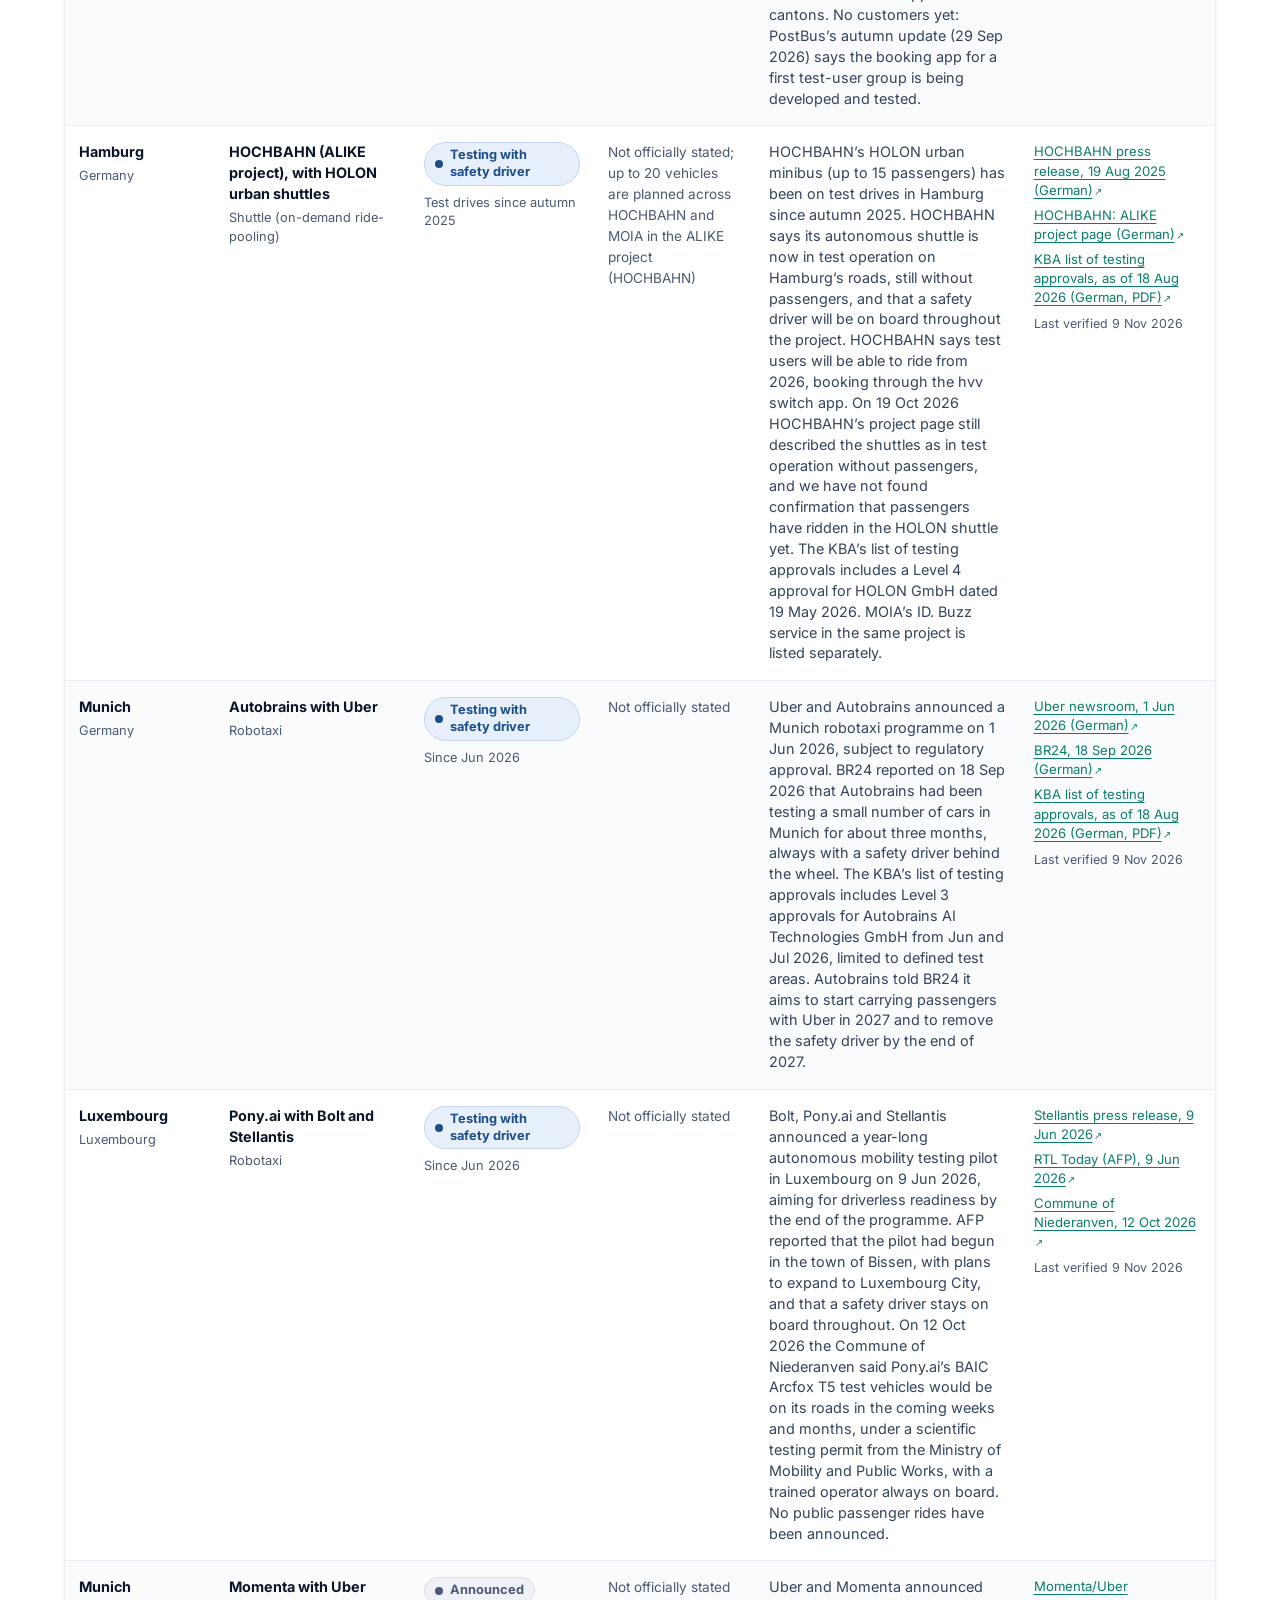
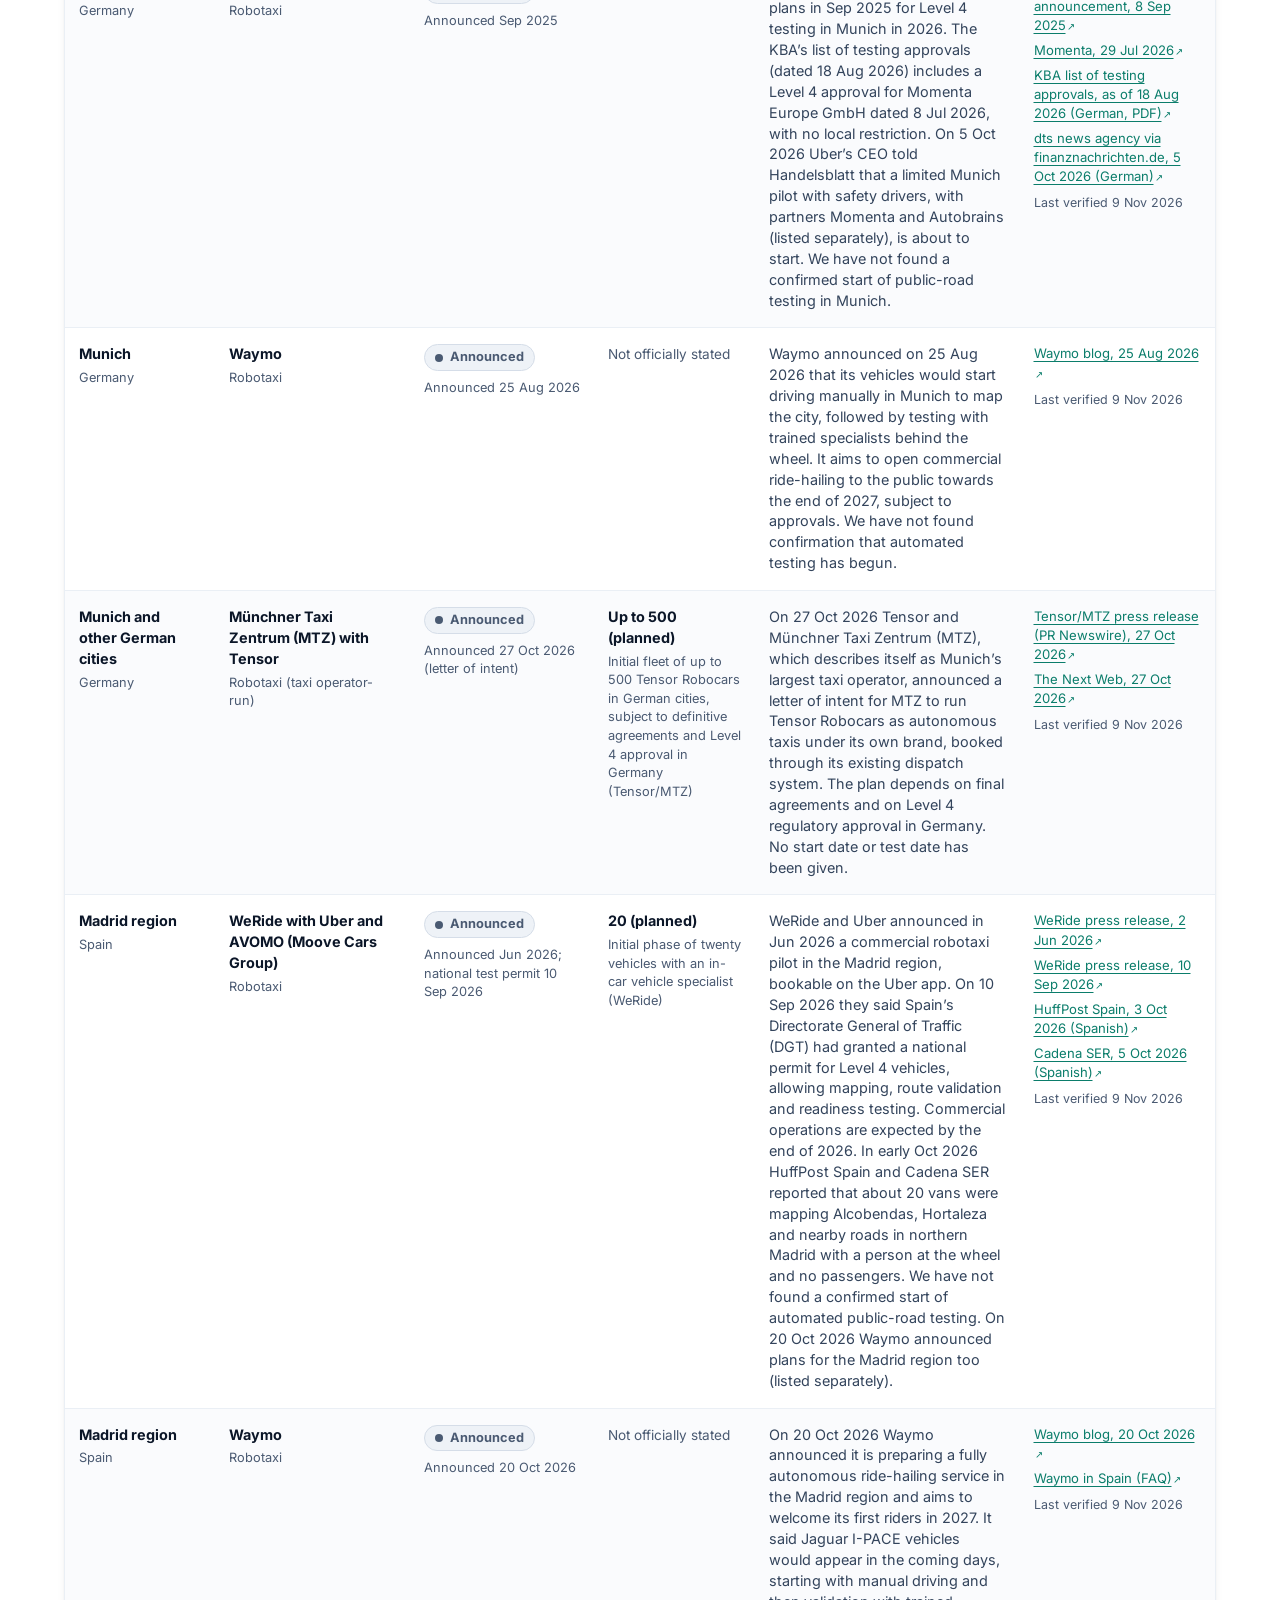
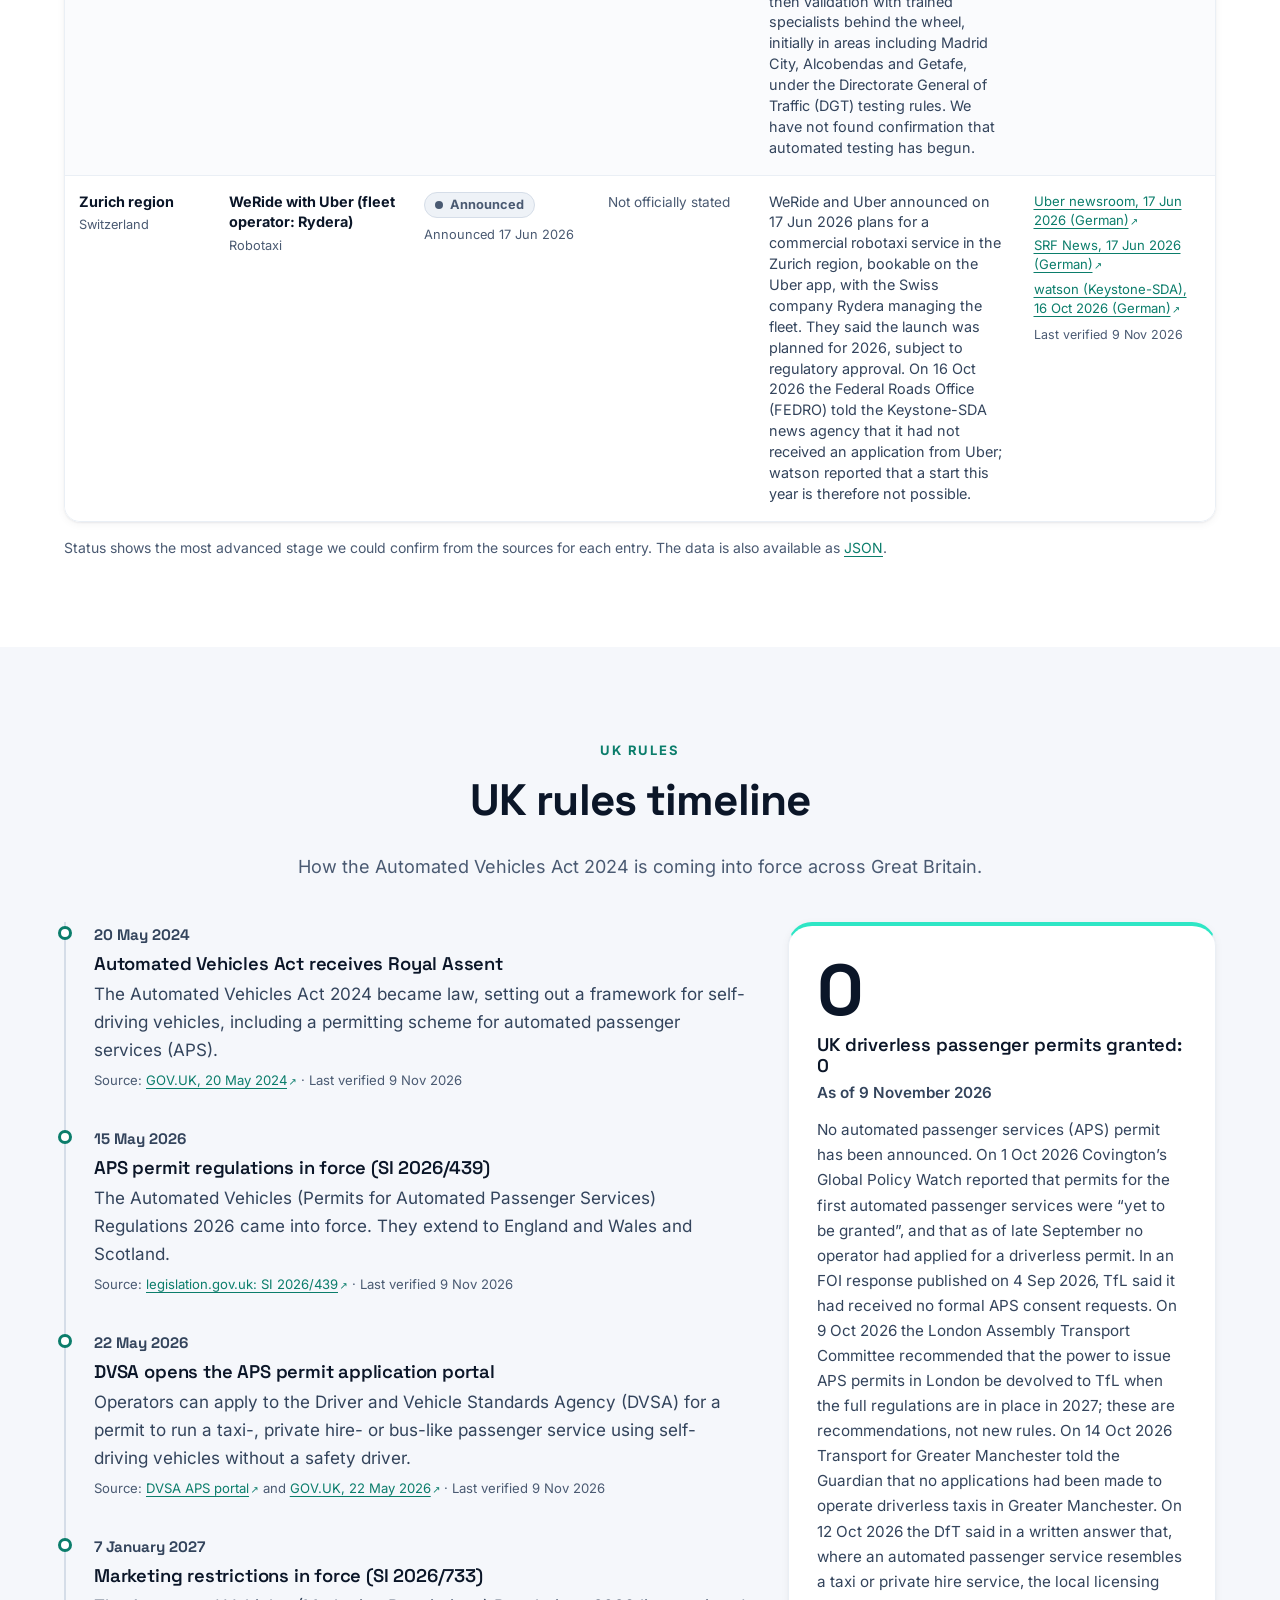
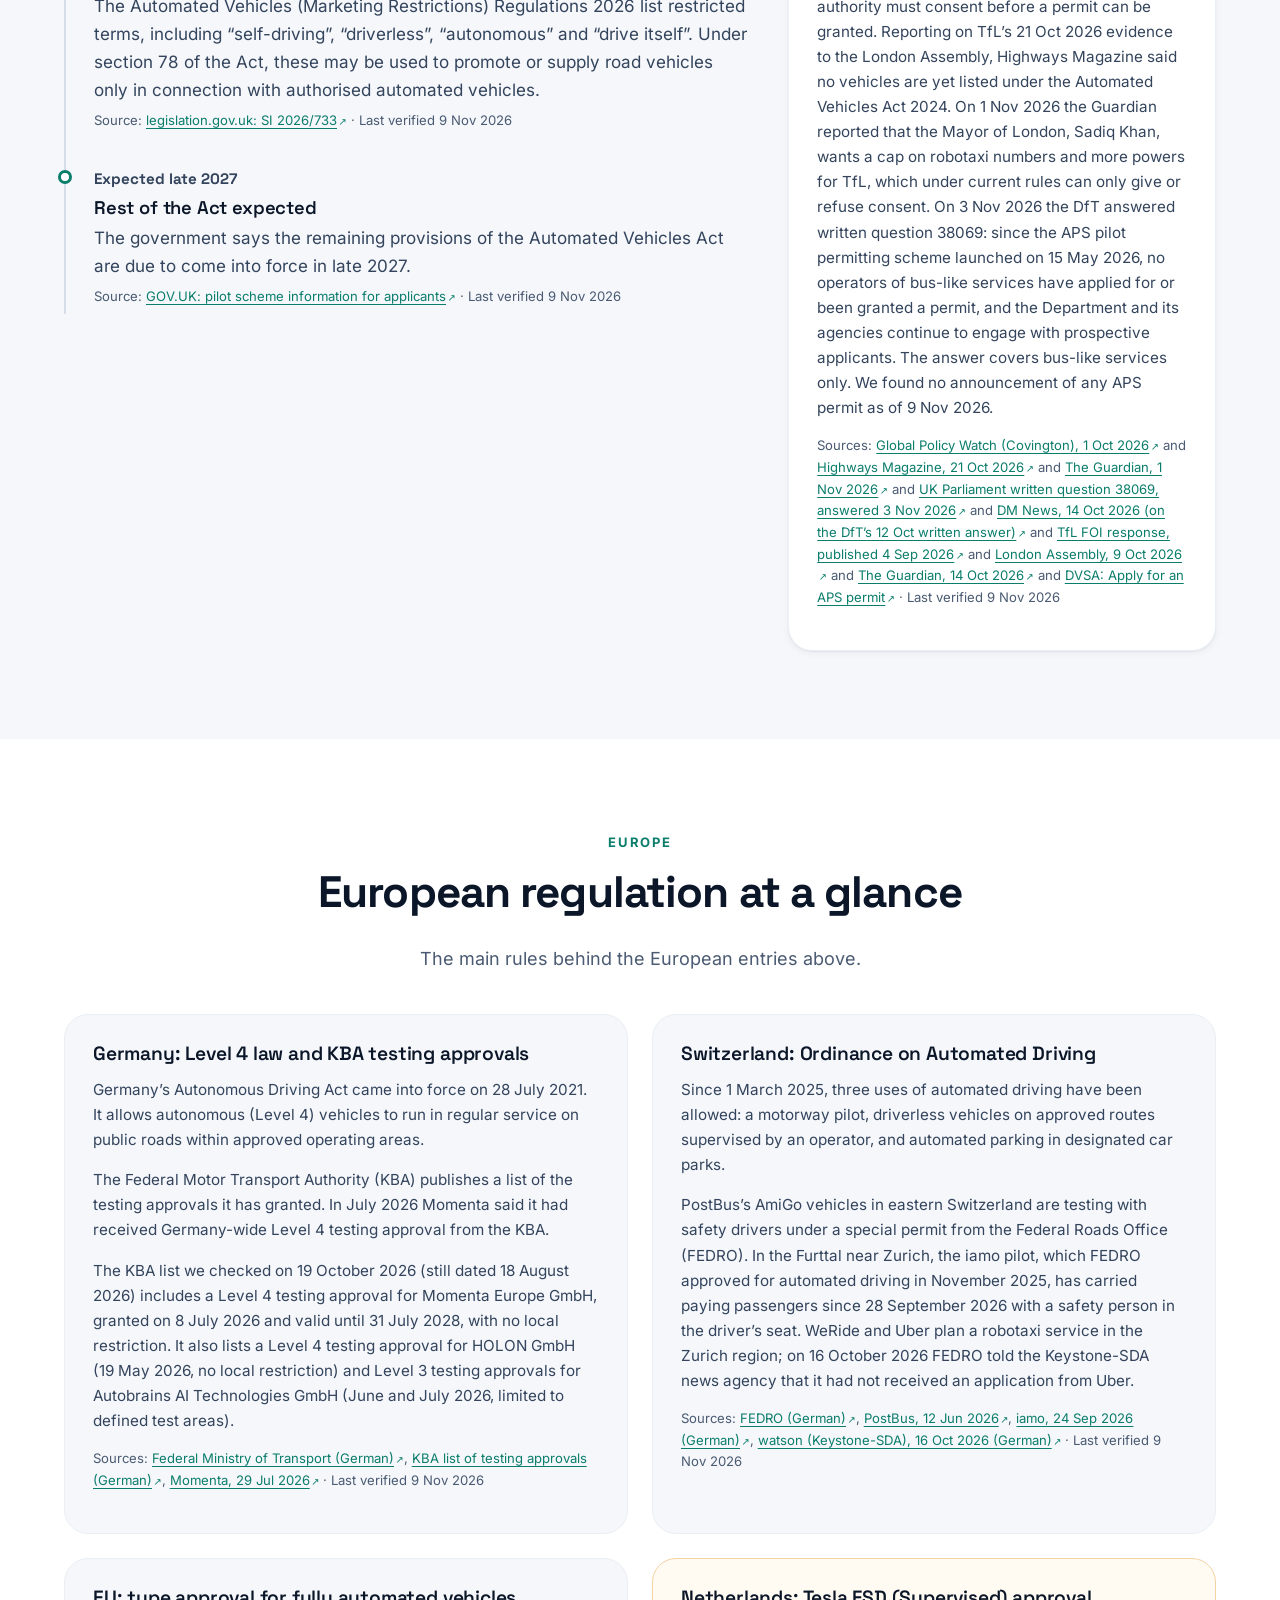
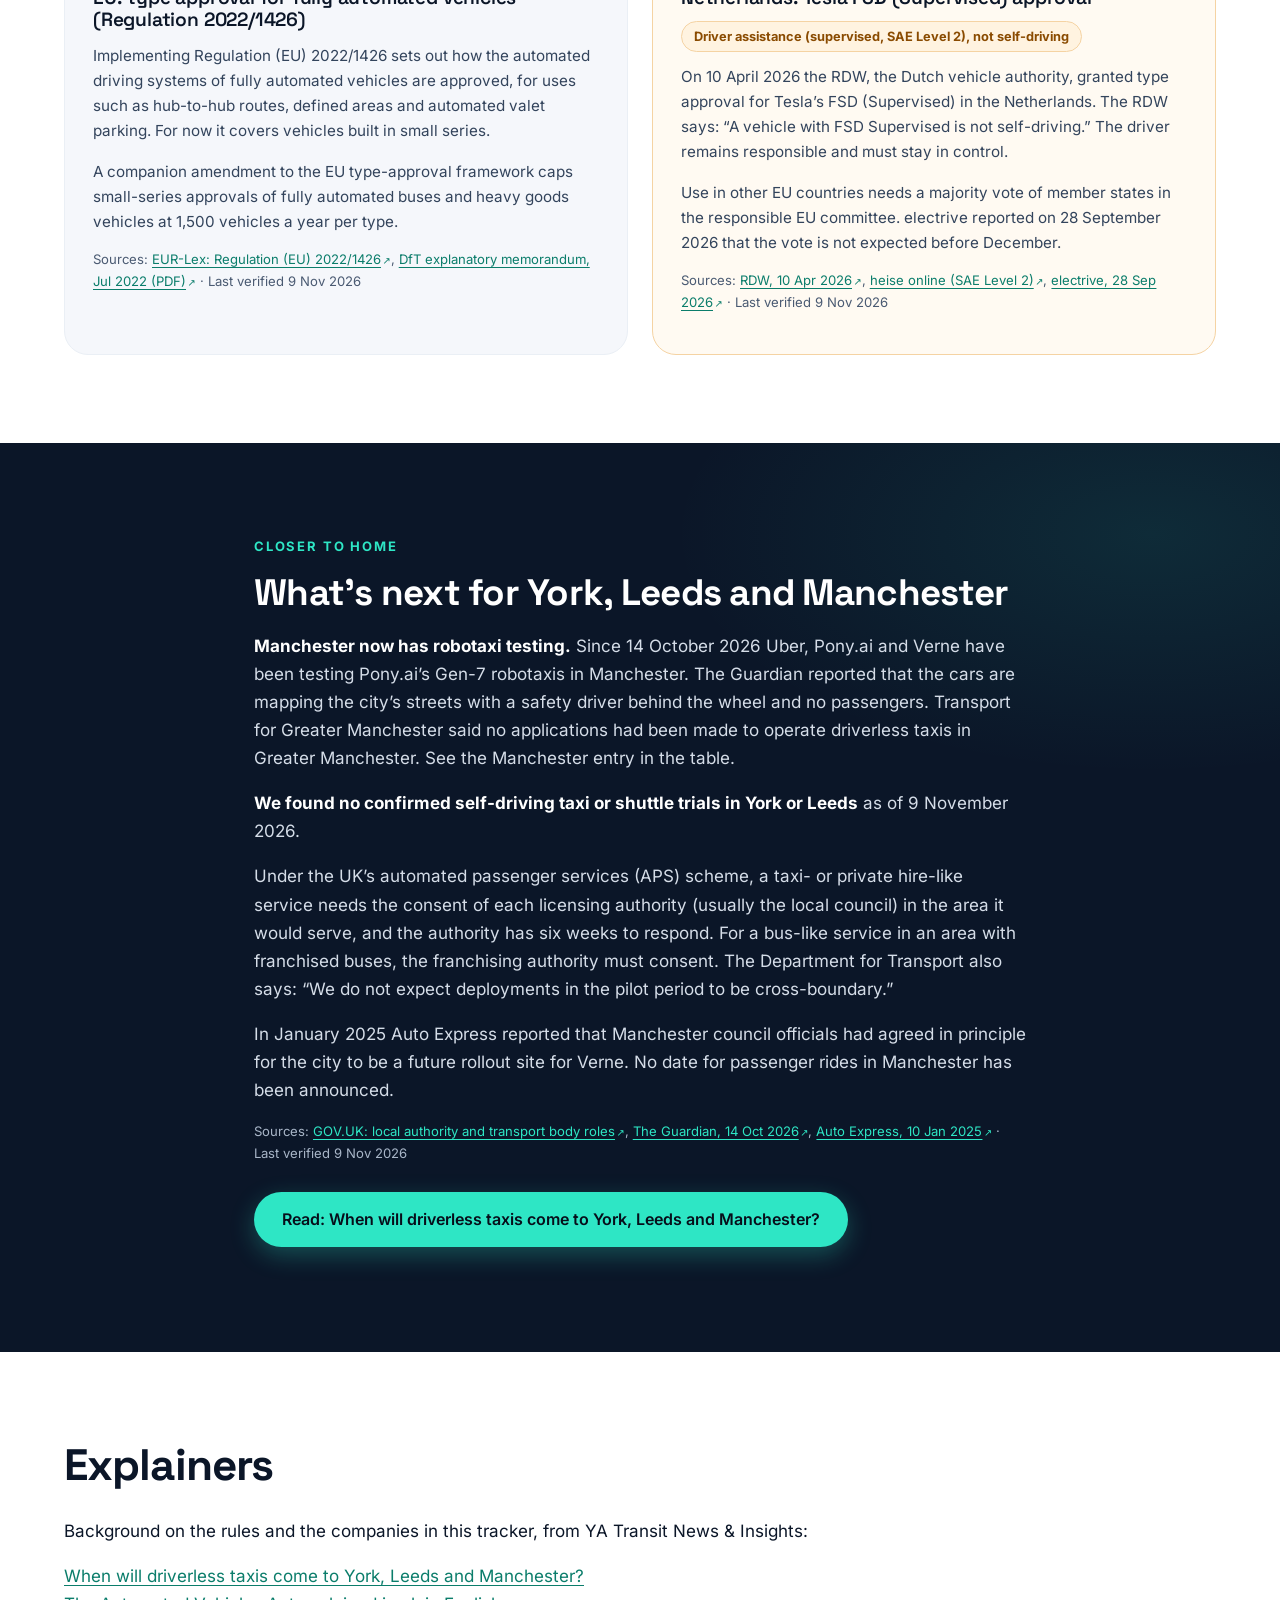
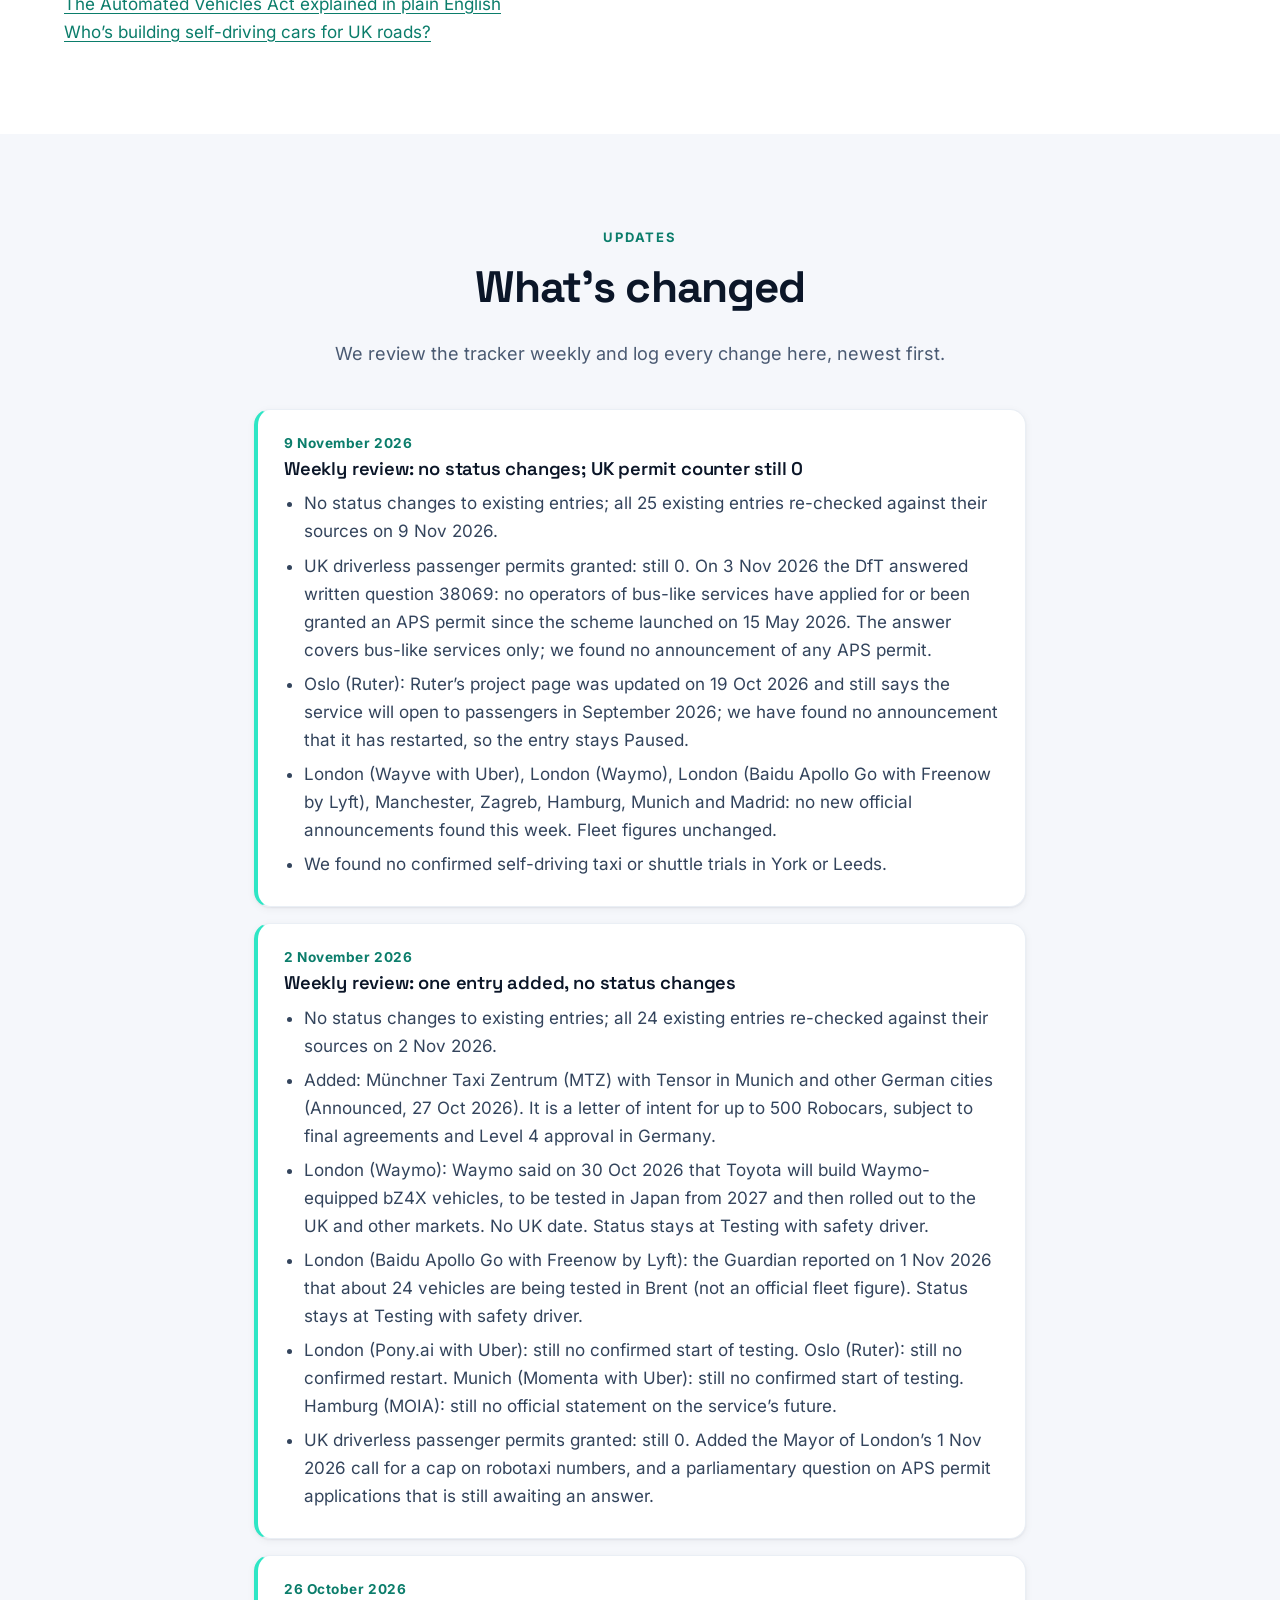
<file: tracker.html>
<!DOCTYPE html>
<html lang="en-GB">
<head>
  <meta charset="utf-8">
  <meta name="viewport" content="width=device-width, initial-scale=1">
  <title>UK Robotaxi Tracker: Driverless Taxis by City (2026)</title>
  <meta name="description" content="Self-driving taxi services testing or live in the UK and Europe, by city and operator, with UK rules. Every fact sourced. Updated 9 Nov 2026.">
  <meta name="theme-color" content="#0B1628">
  <link rel="canonical" href="https://yatransit.co.uk/tracker.html">

  <!-- Open Graph / social sharing -->
  <meta property="og:type" content="website">
  <meta property="og:site_name" content="YA Transit">
  <meta property="og:title" content="UK Robotaxi Tracker: Driverless Taxis by City (2026)">
  <meta property="og:description" content="Self-driving taxi services testing or live in the UK and Europe, by city and operator, with UK rules. Every fact sourced. Updated 9 Nov 2026.">
  <meta property="og:url" content="https://yatransit.co.uk/tracker.html">
  <meta property="og:image" content="https://yatransit.co.uk/assets/og-image.jpg">
  <meta property="og:locale" content="en_GB">
  <meta name="twitter:card" content="summary_large_image">
  <meta name="twitter:site" content="@yatransit">

  <link rel="alternate" type="application/rss+xml" title="YA Transit News &amp; Insights" href="https://yatransit.co.uk/news/feed.xml">
  <link rel="icon" href="favicon.svg" type="image/svg+xml">
  <link rel="icon" href="favicon.ico" sizes="32x32">
  <link rel="apple-touch-icon" href="assets/apple-touch-icon.png">
  <link rel="preload" href="assets/fonts/inter-latin-var.woff2" as="font" type="font/woff2" crossorigin>
  <link rel="preload" href="assets/fonts/space-grotesk-latin-var.woff2" as="font" type="font/woff2" crossorigin>
  <link rel="stylesheet" href="css/styles.css">
  <script src="js/main.js" defer></script>
  <script src="js/tracker.js" defer></script>
</head>
<body>
  <a class="skip-link" href="#main">Skip to main content</a>

  <header class="site-header">
    <div class="container header-inner">
      <a class="brand" href="index.html" aria-label="YA Transit – home">
        <img src="assets/logo-mark.svg" alt="YA Transit logo" width="40" height="40">
        <span class="brand-name">YA<span>Transit</span></span>
      </a>
      <button class="nav-toggle" type="button" aria-expanded="false" aria-controls="site-nav">
        <span class="nav-toggle-bar" aria-hidden="true"></span>
        <span class="visually-hidden">Menu</span>
      </button>
      <nav class="site-nav" id="site-nav" aria-label="Main">
        <ul>
          <li><a href="index.html#about">About</a></li>
          <li><a href="index.html#how-it-works">How it works</a></li>
          <li><a href="index.html#routes">Routes</a></li>
          <li><a href="index.html#faq">FAQ</a></li>
          <li><a href="news/">News</a></li>
          <li><a href="tracker.html" aria-current="page">Tracker</a></li>
        </ul>
      </nav>
    </div>
  </header>

  <main id="main">
    <section class="page-hero rt-hero" aria-labelledby="page-title">
      <div class="container">
        <p class="kicker kicker-light">Tracker</p>
        <h1 id="page-title">UK &amp; Europe Robotaxi Tracker</h1>
        <p class="page-intro">Where self-driving taxi and shuttle services stand in the UK and Europe: who is operating where, at what stage, and under which rules. Every entry links to its sources.</p>
        <p class="rt-hero-meta">Last verified <time datetime="2026-11-09">9 November 2026</time> &middot; Updated weekly &middot; <a href="#changes">What’s changed</a></p>
        <p class="rt-disclosure" role="note"><strong>Disclosure:</strong> YA Transit is a pre-launch, would-be operator and is not affiliated with any company listed. This tracker reports public information neutrally.</p>
      </div>
    </section>

    <nav class="rt-toc" aria-label="On this page">
      <div class="container">
        <ul>
          <li><a href="#operators">Operators by city</a></li>
          <li><a href="#uk-rules">UK rules</a></li>
          <li><a href="#europe">Europe</a></li>
          <li><a href="#north">York, Leeds &amp; Manchester</a></li>
          <li><a href="#changes">What’s changed</a></li>
          <li><a href="#methodology">Methodology</a></li>
          <li><a href="#report">Corrections &amp; sightings</a></li>
        </ul>
      </div>
    </nav>

    <!-- ============ OPERATOR x CITY TABLE ============ -->
    <section class="section section-white rt-section" id="operators" aria-labelledby="operators-title">
      <div class="container">
        <div class="section-head">
          <p class="kicker">Operators by city</p>
          <h2 id="operators-title">Who is testing or running services, and where</h2>
          <p>25 entries: 9 in the UK and 16 elsewhere in Europe. Fleet sizes appear only where the operator, project or licensing authority has officially stated them.</p>
        </div>
        <div class="rt-legend" aria-labelledby="legend-title">
          <h3 id="legend-title" class="rt-legend-title">Status legend</h3>
          <ol class="rt-stages"><li><span class="rt-status rt-s-announced"><span class="rt-dot" aria-hidden="true"></span>Announced</span><span class="rt-legend-desc">A company or public body has publicly announced plans for a service or trial in this place. No public-road testing confirmed yet.</span></li><li><span class="rt-status rt-s-testing"><span class="rt-dot" aria-hidden="true"></span>Testing with safety driver</span><span class="rt-legend-desc">Automated vehicles are being tested on public roads with a trained safety driver on board. No public passengers.</span></li><li><span class="rt-status rt-s-rides"><span class="rt-dot" aria-hidden="true"></span>Passenger rides with safety driver</span><span class="rt-legend-desc">Members of the public (paying, free or pre-registered) can ride, with a safety driver or operator on board.</span></li><li><span class="rt-status rt-s-driverless-testing"><span class="rt-dot" aria-hidden="true"></span>Driverless testing</span><span class="rt-legend-desc">Vehicles run on public roads with nobody in the driving seat, as a test (sometimes with invited passengers).</span></li><li><span class="rt-status rt-s-driverless-commercial"><span class="rt-dot" aria-hidden="true"></span>Driverless commercial</span><span class="rt-legend-desc">A service open to the public with no safety driver on board.</span></li></ol>
          <ul class="rt-stages rt-stages-other"><li><span class="rt-status rt-s-paused"><span class="rt-dot" aria-hidden="true"></span>Paused</span><span class="rt-legend-desc">The operator has temporarily stopped the service.</span></li><li><span class="rt-status rt-s-ended"><span class="rt-dot" aria-hidden="true"></span>Ended</span><span class="rt-legend-desc">The trial or service has finished.</span></li></ul>
        </div>
        <div class="rt-filters" data-tracker-filters hidden>
          <div class="rt-filter">
            <label for="rt-region">Region</label>
            <select id="rt-region" data-filter="region">
              <option value="">UK and Europe</option>
              <option value="UK">UK only</option>
              <option value="Europe">Europe (outside the UK)</option>
            </select>
          </div>
          <div class="rt-filter">
            <label for="rt-status">Status</label>
            <select id="rt-status" data-filter="status">
              <option value="">All statuses</option>
              <option value="announced">Announced</option><option value="testing">Testing with safety driver</option><option value="rides">Passenger rides with safety driver</option><option value="driverless-testing">Driverless testing</option><option value="driverless-commercial">Driverless commercial</option><option value="paused">Paused</option><option value="ended">Ended</option>
            </select>
          </div>
          <p class="rt-count" data-tracker-count aria-live="polite"></p>
        </div>
        <div class="rt-table-wrap">
          <table class="rt-table" data-tracker-table data-src="tracker/data.json">
            <caption class="visually-hidden">Self-driving taxi and shuttle services in the UK and Europe, by place and operator. Last verified 9 November 2026.</caption>
            <thead>
              <tr>
                <th scope="col">Place</th>
                <th scope="col">Operator</th>
                <th scope="col">Status</th>
                <th scope="col">Fleet (official)</th>
                <th scope="col">Notes</th>
                <th scope="col">Sources</th>
              </tr>
            </thead>
            <tbody data-tracker-rows>
            <tr data-region="UK" data-status="rides">
              <th scope="row" data-label="Place"><span class="rt-place">London</span><span class="rt-sub">United Kingdom</span></th>
              <td data-label="Operator"><span class="rt-op">Wayve with Uber</span><span class="rt-sub">Robotaxi</span></td>
              <td data-label="Status"><span class="rt-status rt-s-rides"><span class="rt-dot" aria-hidden="true"></span>Passenger rides with safety driver</span><span class="rt-sub">Since 3 Sep 2026</span></td>
              <td data-label="Fleet (official)"><strong>Up to 15</strong><span class="rt-sub">TfL approved Wayve’s modification on up to 15 vehicles on a trial basis (TfL FOI response, Sep 2026)</span></td>
              <td data-label="Notes" class="rt-note">Supervised rides on the Uber app since 3 Sep 2026, with a TfL-licensed private hire driver on board. The service runs under private hire licensing, not the new driverless permit scheme. In an FOI response published on 1 Oct 2026, TfL said 14 of the vehicles had been licensed (13 on 3 Aug and one on 18 Aug 2026) and one was still to be inspected.</td>
              <td data-label="Sources"><ul class="rt-sources"><li><a  href="https://investor.uber.com/news-events/news/press-release-details/2026/Wayve-and-Uber-Launch-First-Ever-Autonomous-Rides-in-the-UK-2026-VoFQI1WbQi/default.aspx" target="_blank" rel="noopener noreferrer">Uber press release, 3 Sep 2026<span class="visually-hidden ext-nt"> (opens in new tab)</span></a></li><li><a  href="https://www.globalpolicywatch.com/2026/10/overview-of-eu-and-uk-regulatory-developments-relating-to-autonomous-vehicles/" target="_blank" rel="noopener noreferrer">Global Policy Watch (Covington), 1 Oct 2026<span class="visually-hidden ext-nt"> (opens in new tab)</span></a></li><li><a  href="https://tfl.gov.uk/corporate/transparency/freedom-of-information/foi-request-detail?referenceId=FOI-1660-2627" target="_blank" rel="noopener noreferrer">TfL FOI response FOI-1660-2627, published 4 Sep 2026<span class="visually-hidden ext-nt"> (opens in new tab)</span></a></li><li><a  href="https://tfl.gov.uk/corporate/transparency/freedom-of-information/foi-request-detail?referenceId=FOI-2055-2627" target="_blank" rel="noopener noreferrer">TfL FOI response FOI-2055-2627, published 1 Oct 2026<span class="visually-hidden ext-nt"> (opens in new tab)</span></a></li></ul><span class="rt-verified">Last verified <time datetime="2026-11-09">9 Nov 2026</time></span></td>
            </tr>
            <tr data-region="UK" data-status="rides">
              <th scope="row" data-label="Place"><span class="rt-place">Cambridge</span><span class="rt-sub">United Kingdom</span></th>
              <td data-label="Operator"><span class="rt-op">Connector (Greater Cambridge Partnership; operated by Whippet, technology from Fusion Processing, Alexander Dennis buses)</span><span class="rt-sub">Shuttle (self-driving bus)</span></td>
              <td data-label="Status"><span class="rt-status rt-s-rides"><span class="rt-dot" aria-hidden="true"></span>Passenger rides with safety driver</span><span class="rt-sub">Since 24 Jun 2025; last confirmed Oct 2026</span></td>
              <td data-label="Fleet (official)"><strong>3 buses</strong><span class="rt-sub">“Three cutting-edge buses for passenger trials” (Greater Cambridge Partnership)</span></td>
              <td data-label="Notes" class="rt-note">Free timetabled self-driving bus trials with a trained safety driver on board at all times: from 24 Jun 2025 between Madingley Road Park &amp; Ride, Eddington and Cambridge West, and from 17 Dec 2025 linking Trumpington and Babraham Road Park &amp; Rides with the Cambridge Biomedical Campus. In Aug 2026 the government-funded Commercialising Connector project (£3.88m) was announced to extend the trials. The organisers say services may not run every day. On 19 Oct 2026 the Greater Cambridge Partnership’s Cambridge West route page said Connector was running there; its Cambridge Biomedical Campus page described the trial as in progress and said services may not run every day.</td>
              <td data-label="Sources"><ul class="rt-sources"><li><a  href="https://www.greatercambridge.org.uk/news/connector-starts-passenger-trials" target="_blank" rel="noopener noreferrer">Greater Cambridge Partnership, 23 Jun 2025<span class="visually-hidden ext-nt"> (opens in new tab)</span></a></li><li><a  href="https://www.greatercambridge.org.uk/news/award-winning-self-driving-buses-are-on-the-road-in-cambridge-and-free-to-use" target="_blank" rel="noopener noreferrer">Greater Cambridge Partnership, 16 Dec 2025<span class="visually-hidden ext-nt"> (opens in new tab)</span></a></li><li><a  href="https://www.cambridgeindependent.co.uk/news/3-88m-funding-boost-to-expand-self-driving-bus-trials-in-ca-9477804/" target="_blank" rel="noopener noreferrer">Cambridge Independent, 10 Aug 2026<span class="visually-hidden ext-nt"> (opens in new tab)</span></a></li><li><a  href="https://www.greatercambridge.org.uk/smart-technology-innovation/connector" target="_blank" rel="noopener noreferrer">Greater Cambridge Partnership: Connector<span class="visually-hidden ext-nt"> (opens in new tab)</span></a></li><li><a  href="https://www.greatercambridge.org.uk/smart-technology-innovation/connector/connector-begins-trial-phase" target="_blank" rel="noopener noreferrer">Greater Cambridge Partnership: Cambridge West route (checked 19 Oct 2026)<span class="visually-hidden ext-nt"> (opens in new tab)</span></a></li><li><a  href="https://www.greatercambridge.org.uk/smart-technology-innovation/connector/timetable-1" target="_blank" rel="noopener noreferrer">Greater Cambridge Partnership: Cambridge Biomedical Campus route (checked 19 Oct 2026)<span class="visually-hidden ext-nt"> (opens in new tab)</span></a></li></ul><span class="rt-verified">Last verified <time datetime="2026-11-09">9 Nov 2026</time></span></td>
            </tr>
            <tr data-region="UK" data-status="testing">
              <th scope="row" data-label="Place"><span class="rt-place">London</span><span class="rt-sub">United Kingdom</span></th>
              <td data-label="Operator"><span class="rt-op">Waymo (fleet operations partner: Moove)</span><span class="rt-sub">Robotaxi</span></td>
              <td data-label="Status"><span class="rt-status rt-s-testing"><span class="rt-dot" aria-hidden="true"></span>Testing with safety driver</span><span class="rt-sub">Since 14 Apr 2026</span></td>
              <td data-label="Fleet (official)"><span class="rt-muted">Not officially stated</span></td>
              <td data-label="Notes" class="rt-note">Autonomous driving with trained specialists behind the wheel since 14 Apr 2026. Waymo said in Oct 2025 that it intends to offer rides with no human behind the wheel in London in 2026, subject to permissions. On 30 Oct 2026 Waymo announced that Toyota will build Waymo-equipped bZ4X vehicles in Japan; after testing in Japan from 2027, The Verge reports they will roll out to the UK and other markets. No UK date has been given.</td>
              <td data-label="Sources"><ul class="rt-sources"><li><a  href="https://waymo.com/blog/shorts/autonomous-driving-in-london/" target="_blank" rel="noopener noreferrer">Waymo blog, 14 Apr 2026<span class="visually-hidden ext-nt"> (opens in new tab)</span></a></li><li><a  href="https://waymo.com/blog/2025/10/hello-london-your-waymo-ride-is-arriving/" target="_blank" rel="noopener noreferrer">Waymo blog, 15 Oct 2025<span class="visually-hidden ext-nt"> (opens in new tab)</span></a></li><li><a  href="https://www.theverge.com/transportation/1023112/waymos-next-robotaxi-is-a-purpose-built-toyota-bz4x" target="_blank" rel="noopener noreferrer">The Verge, 30 Oct 2026<span class="visually-hidden ext-nt"> (opens in new tab)</span></a></li></ul><span class="rt-verified">Last verified <time datetime="2026-11-09">9 Nov 2026</time></span></td>
            </tr>
            <tr data-region="UK" data-status="testing">
              <th scope="row" data-label="Place"><span class="rt-place">London (Brent)</span><span class="rt-sub">United Kingdom</span></th>
              <td data-label="Operator"><span class="rt-op">Baidu Apollo Go with Freenow by Lyft</span><span class="rt-sub">Robotaxi</span></td>
              <td data-label="Status"><span class="rt-status rt-s-testing"><span class="rt-dot" aria-hidden="true"></span>Testing with safety driver</span><span class="rt-sub">Since 28 Jul 2026</span></td>
              <td data-label="Fleet (official)"><span class="rt-muted">Not officially stated</span></td>
              <td data-label="Notes" class="rt-note">Road testing of Apollo Go RT6 vehicles with safety operators on board began on 28 Jul 2026, starting in the borough of Brent. On 22 Oct 2026 the companies showed the RT6 to the media in London. Reuters reported that they hope to have fully driverless vehicles in the city next year and are aiming for a commercial launch in 2027, subject to regulatory approvals. On 1 Nov 2026 the Guardian reported that about 24 Apollo Go vehicles are being tested in Brent; this is not an official fleet figure.</td>
              <td data-label="Sources"><ul class="rt-sources"><li><a  href="https://www.lyft.com/blog/posts/freenow-by-lyft-and-baidu-start-av-testing-in-london" target="_blank" rel="noopener noreferrer">Lyft blog, 28 Jul 2026<span class="visually-hidden ext-nt"> (opens in new tab)</span></a></li><li><a  href="https://www.prnewswire.com/news-releases/baidus-apollo-go-and-freenow-by-lyft-begin-road-testing-in-london-302836171.html" target="_blank" rel="noopener noreferrer">Baidu press release, 28 Jul 2026<span class="visually-hidden ext-nt"> (opens in new tab)</span></a></li><li><a  href="https://www.investing.com/news/stock-market-news/chinas-baidu-tests-robotaxi-on-london-streets-4969173" target="_blank" rel="noopener noreferrer">Reuters via Investing.com, 23 Oct 2026<span class="visually-hidden ext-nt"> (opens in new tab)</span></a></li><li><a  href="https://www.theguardian.com/technology/2026/nov/01/sadiq-khan-calls-cap-numbers-robotaxis-london-streets" target="_blank" rel="noopener noreferrer">The Guardian, 1 Nov 2026<span class="visually-hidden ext-nt"> (opens in new tab)</span></a></li></ul><span class="rt-verified">Last verified <time datetime="2026-11-09">9 Nov 2026</time></span></td>
            </tr>
            <tr data-region="UK" data-status="testing">
              <th scope="row" data-label="Place"><span class="rt-place">Manchester</span><span class="rt-sub">United Kingdom</span></th>
              <td data-label="Operator"><span class="rt-op">Pony.ai and Verne with Uber</span><span class="rt-sub">Robotaxi</span></td>
              <td data-label="Status"><span class="rt-status rt-s-testing"><span class="rt-dot" aria-hidden="true"></span>Testing with safety driver</span><span class="rt-sub">Since 14 Oct 2026</span></td>
              <td data-label="Fleet (official)"><span class="rt-muted">Not officially stated</span></td>
              <td data-label="Notes" class="rt-note">On 14 Oct 2026 Uber said it had partnered with Verne and Pony.ai to pilot autonomous vehicles in Manchester, building on their Zagreb service, and that Pony.ai’s Gen-7 robotaxis were now testing there; Pony.ai said testing was under way. The Guardian reported that the cars are mapping the city’s streets with a safety driver behind the wheel and no passengers. Transport for Greater Manchester told the Guardian that no applications had been made to operate driverless taxis in Greater Manchester. No date for passenger rides has been given.</td>
              <td data-label="Sources"><ul class="rt-sources"><li><a  href="https://x.com/Uber/status/2110294559011840203" target="_blank" rel="noopener noreferrer">Uber on X, 14 Oct 2026<span class="visually-hidden ext-nt"> (opens in new tab)</span></a></li><li><a  href="https://x.com/PonyAI_tech/status/2110294551143305544" target="_blank" rel="noopener noreferrer">Pony.ai on X, 14 Oct 2026<span class="visually-hidden ext-nt"> (opens in new tab)</span></a></li><li><a  href="https://www.theguardian.com/technology/2026/oct/14/uber-self-driving-robotaxi-trial-manchester" target="_blank" rel="noopener noreferrer">The Guardian, 14 Oct 2026<span class="visually-hidden ext-nt"> (opens in new tab)</span></a></li></ul><span class="rt-verified">Last verified <time datetime="2026-11-09">9 Nov 2026</time></span></td>
            </tr>
            <tr data-region="UK" data-status="announced">
              <th scope="row" data-label="Place"><span class="rt-place">London</span><span class="rt-sub">United Kingdom</span></th>
              <td data-label="Operator"><span class="rt-op">Baidu Apollo Go with Uber</span><span class="rt-sub">Robotaxi</span></td>
              <td data-label="Status"><span class="rt-status rt-s-announced"><span class="rt-dot" aria-hidden="true"></span>Announced</span><span class="rt-sub">Announced Dec 2025</span></td>
              <td data-label="Fleet (official)"><span class="rt-muted">Not officially stated</span></td>
              <td data-label="Notes" class="rt-note">Uber announced in Dec 2025 that it planned to test Apollo Go vehicles in London. On 28 Jul 2026 Uber said the vehicles were “on the road as we work towards testing and launch”. We have not found a confirmed start date for Uber’s supervised testing, so this stays at Announced.</td>
              <td data-label="Sources"><ul class="rt-sources"><li><a  href="https://techcrunch.com/2025/12/22/uber-and-lyft-to-test-baidu-robotaxis-in-london-next-year-joining-waymo/" target="_blank" rel="noopener noreferrer">TechCrunch, 22 Dec 2025<span class="visually-hidden ext-nt"> (opens in new tab)</span></a></li><li><a  href="https://www.linkedin.com/posts/uber-com_next-stop-london-baidu-incs-apollo-go-activity-7487794001094291456-Az8e" target="_blank" rel="noopener noreferrer">Uber on LinkedIn, 28 Jul 2026<span class="visually-hidden ext-nt"> (opens in new tab)</span></a></li></ul><span class="rt-verified">Last verified <time datetime="2026-11-09">9 Nov 2026</time></span></td>
            </tr>
            <tr data-region="UK" data-status="announced">
              <th scope="row" data-label="Place"><span class="rt-place">London</span><span class="rt-sub">United Kingdom</span></th>
              <td data-label="Operator"><span class="rt-op">Pony.ai with Uber</span><span class="rt-sub">Robotaxi</span></td>
              <td data-label="Status"><span class="rt-status rt-s-announced"><span class="rt-dot" aria-hidden="true"></span>Announced</span><span class="rt-sub">Announced 8 Oct 2026</span></td>
              <td data-label="Fleet (official)"><span class="rt-muted">Not officially stated</span></td>
              <td data-label="Notes" class="rt-note">On 8 Oct 2026 Uber announced an expansion of its partnership with Pony.ai to bring Pony.ai’s Gen-7 robotaxis to London. The companies said testing would begin in the coming weeks. They have not said who will own and operate the fleet, or when public rides could start. As of 2 Nov 2026 we have found no confirmation that testing in London has begun. On 14 Oct 2026 Uber and Pony.ai said testing had started in Manchester (listed separately).</td>
              <td data-label="Sources"><ul class="rt-sources"><li><a  href="https://x.com/Uber/status/2108120217125892516" target="_blank" rel="noopener noreferrer">Uber on X, 8 Oct 2026<span class="visually-hidden ext-nt"> (opens in new tab)</span></a></li><li><a  href="https://techcrunch.com/2026/10/08/uber-and-chinas-pony-ai-plan-to-launch-robotaxis-in-london/" target="_blank" rel="noopener noreferrer">TechCrunch, 8 Oct 2026<span class="visually-hidden ext-nt"> (opens in new tab)</span></a></li></ul><span class="rt-verified">Last verified <time datetime="2026-11-09">9 Nov 2026</time></span></td>
            </tr>
            <tr data-region="UK" data-status="announced">
              <th scope="row" data-label="Place"><span class="rt-place">Cambridge</span><span class="rt-sub">United Kingdom</span></th>
              <td data-label="Operator"><span class="rt-op">Nissan (ADventure research project, with WMG at the University of Warwick and PAVE UK)</span><span class="rt-sub">Robotaxi-style mobility service (research trial)</span></td>
              <td data-label="Status"><span class="rt-status rt-s-announced"><span class="rt-dot" aria-hidden="true"></span>Announced</span><span class="rt-sub">Announced 27 Sep 2026</span></td>
              <td data-label="Fleet (official)"><strong>1 test car</strong><span class="rt-sub">One specially equipped 2022 Nissan LEAF test car (Nissan)</span></td>
              <td data-label="Notes" class="rt-note">A £3m research project backed by the UK Government’s CAM Pathfinder programme to study how an autonomous passenger mobility service could work in Cambridge, combining real-world testing with community engagement. Nissan says the project will end with a public-road demonstration in Cambridge. No start date for public-road testing has been given.</td>
              <td data-label="Sources"><ul class="rt-sources"><li><a  href="https://europe.nissannews.com/en-GB/releases/nissan-launches-autonomous-drive-research-project-to-bring-future-mobility-service-to-uk-streets" target="_blank" rel="noopener noreferrer">Nissan press release, 27 Sep 2026<span class="visually-hidden ext-nt"> (opens in new tab)</span></a></li></ul><span class="rt-verified">Last verified <time datetime="2026-11-09">9 Nov 2026</time></span></td>
            </tr>
            <tr data-region="UK" data-status="ended">
              <th scope="row" data-label="Place"><span class="rt-place">Sunderland</span><span class="rt-sub">United Kingdom</span></th>
              <td data-label="Operator"><span class="rt-op">Oxa (SAMS project led by Sunderland City Council, with Stagecoach)</span><span class="rt-sub">Shuttle</span></td>
              <td data-label="Status"><span class="rt-status rt-s-ended"><span class="rt-dot" aria-hidden="true"></span>Ended</span><span class="rt-sub">Ended Mar 2025</span></td>
              <td data-label="Fleet (official)"><strong>1 shuttle</strong><span class="rt-sub">One autonomous Ford E-Transit shuttle (Oxa)</span></td>
              <td data-label="Notes" class="rt-note">Sunderland Advanced Mobility Shuttle (SAMS): a four-week trial carrying pre-registered public passengers with a safety driver on board, linking Park Lane Interchange and Sunderland Royal Hospital. The trial ended in March 2025.</td>
              <td data-label="Sources"><ul class="rt-sources"><li><a  href="https://oxa.tech/news-and-insights/sunderlands-self-driving-bus-project-announces-oxa-as-new-autonomy-provider/" target="_blank" rel="noopener noreferrer">Oxa, 15 Jan 2025<span class="visually-hidden ext-nt"> (opens in new tab)</span></a></li><li><a  href="https://www.bbc.co.uk/news/articles/cy0dr79x4xeo" target="_blank" rel="noopener noreferrer">BBC News, 31 Mar 2025<span class="visually-hidden ext-nt"> (opens in new tab)</span></a></li></ul><span class="rt-verified">Last verified <time datetime="2026-11-09">9 Nov 2026</time></span></td>
            </tr>
            <tr data-region="Europe" data-status="driverless-testing">
              <th scope="row" data-label="Place"><span class="rt-place">Zagreb</span><span class="rt-sub">Croatia</span></th>
              <td data-label="Operator"><span class="rt-op">Verne with Pony.ai and Uber</span><span class="rt-sub">Robotaxi</span></td>
              <td data-label="Status"><span class="rt-status rt-s-driverless-testing"><span class="rt-dot" aria-hidden="true"></span>Driverless testing</span><span class="rt-sub">Since 10 Sep 2026 (public rides with an operator on board since 8 Apr 2026)</span></td>
              <td data-label="Fleet (official)"><span class="rt-muted">Not officially stated</span></td>
              <td data-label="Notes" class="rt-note">Paid public rides with an AV operator on board since 8 Apr 2026 (Verne app), also bookable on the Uber app since 19 Aug 2026. On 10 Sep 2026 Verne and Pony.ai began fully driverless test rides for invited passengers on a 22 km route to Zagreb Airport. The public service still has an operator on board. On 13 Oct 2026 Verne’s chief executive told AFP that he hopes to open fully driverless rides to the public next year. Around 20 Oct 2026 Verne’s co-founder and chief executive confirmed to EVwire that Uber has invested in Verne; no amount was disclosed.</td>
              <td data-label="Sources"><ul class="rt-sources"><li><a  href="https://www.letsverne.com/news-grid/verne-launches-europe%E2%80%99s-first-commercial-robotaxi-service." target="_blank" rel="noopener noreferrer">Verne, 8 Apr 2026<span class="visually-hidden ext-nt"> (opens in new tab)</span></a></li><li><a  href="https://investor.uber.com/news-events/news/press-release-details/2026/Uber-Launches-Autonomous-Rides-in-Europe/default.aspx" target="_blank" rel="noopener noreferrer">Uber press release, 19 Aug 2026<span class="visually-hidden ext-nt"> (opens in new tab)</span></a></li><li><a  href="https://www.letsverne.com/news-grid/verne-and-pony.ai-begin-fully-driverless-test-rides-with-passengers-on-public-roads-in-zagreb" target="_blank" rel="noopener noreferrer">Verne, 10 Sep 2026<span class="visually-hidden ext-nt"> (opens in new tab)</span></a></li><li><a  href="https://uk.finance.yahoo.com/news/croatia-trials-full-driverless-robotaxi-203120800.html" target="_blank" rel="noopener noreferrer">AFP via Yahoo Finance UK, 13 Oct 2026<span class="visually-hidden ext-nt"> (opens in new tab)</span></a></li><li><a  href="https://evwire.com/p/robotaxi-newsletter-report-9" target="_blank" rel="noopener noreferrer">EVwire Robotaxi Report #9, Oct 2026<span class="visually-hidden ext-nt"> (opens in new tab)</span></a></li></ul><span class="rt-verified">Last verified <time datetime="2026-11-09">9 Nov 2026</time></span></td>
            </tr>
            <tr data-region="Europe" data-status="rides">
              <th scope="row" data-label="Place"><span class="rt-place">Hamburg</span><span class="rt-sub">Germany</span></th>
              <td data-label="Operator"><span class="rt-op">MOIA (Volkswagen Group), ALIKE project led by HOCHBAHN</span><span class="rt-sub">Robotaxi (ride-pooling)</span></td>
              <td data-label="Status"><span class="rt-status rt-s-rides"><span class="rt-dot" aria-hidden="true"></span>Passenger rides with safety driver</span><span class="rt-sub">Since 15 Jul 2026</span></td>
              <td data-label="Fleet (official)"><strong>Up to 10</strong><span class="rt-sub">“Up to ten autonomous MOIA vehicles” (MOIA)</span></td>
              <td data-label="Notes" class="rt-note">Since 15 Jul 2026, selected pre-registered residents can book free shared rides in the self-driving ID. Buzz through the MOIA app, with a trained safety operator on board. The initial area covers parts of Winterhude, Barmbek and Wandsbek. On 27 Sep 2026 heise online, citing WirtschaftsWoche, reported that Volkswagen is examining options for MOIA’s future, from new investors to closure, by the end of 2026. We have not seen an official statement on the Hamburg service.</td>
              <td data-label="Sources"><ul class="rt-sources"><li><a  href="https://www.moia.io/en/news/moia-launches-passenger-test-operation-in-hamburg" target="_blank" rel="noopener noreferrer">MOIA press release, 15 Jul 2026<span class="visually-hidden ext-nt"> (opens in new tab)</span></a></li><li><a  href="https://www.heise.de/en/news/VW-considers-exiting-robotaxi-service-Moia-Germany-losing-ground-11467307.html" target="_blank" rel="noopener noreferrer">heise online, 27 Sep 2026 (reporting WirtschaftsWoche)<span class="visually-hidden ext-nt"> (opens in new tab)</span></a></li></ul><span class="rt-verified">Last verified <time datetime="2026-11-09">9 Nov 2026</time></span></td>
            </tr>
            <tr data-region="Europe" data-status="rides">
              <th scope="row" data-label="Place"><span class="rt-place">Furttal (Canton of Zurich)</span><span class="rt-sub">Switzerland</span></th>
              <td data-label="Operator"><span class="rt-op">iamo (Swiss Transit Lab, SBB and the cantons of Zurich and Aargau; technology partner WeRide)</span><span class="rt-sub">Robotaxi (on-demand)</span></td>
              <td data-label="Status"><span class="rt-status rt-s-rides"><span class="rt-dot" aria-hidden="true"></span>Passenger rides with safety driver</span><span class="rt-sub">Since 28 Sep 2026</span></td>
              <td data-label="Fleet (official)"><strong>3 cars</strong><span class="rt-sub">Three passenger cars (iamo); minibuses are planned later</span></td>
              <td data-label="Notes" class="rt-note">Since 28 Sep 2026 members of the public can book paid rides (CHF 4.70 plus CHF 0.38 per km) in the iamo app, daily from 1pm to 5pm, between almost 100 stops in Boppelsen, Dänikon, Hüttikon and Otelfingen. A safety person sits in the driver’s seat. The Federal Roads Office (FEDRO/ASTRA) approved automated driving for the pilot in Nov 2025. Rides without a safety person are planned later with minibuses, subject to FEDRO approval.</td>
              <td data-label="Sources"><ul class="rt-sources"><li><a  href="https://iamo.swiss/news/oeffentlicher-passagierbetrieb-furttal" target="_blank" rel="noopener noreferrer">iamo joint press release, 24 Sep 2026 (German)<span class="visually-hidden ext-nt"> (opens in new tab)</span></a></li><li><a  href="https://www.zh.ch/de/news-uebersicht/medienmitteilungen/2026/09/im-furttal-startet-der-passagierbetrieb-mit-selbstfahrenden-fahrzeugen.html" target="_blank" rel="noopener noreferrer">Canton of Zurich press release, 24 Sep 2026 (German)<span class="visually-hidden ext-nt"> (opens in new tab)</span></a></li></ul><span class="rt-verified">Last verified <time datetime="2026-11-09">9 Nov 2026</time></span></td>
            </tr>
            <tr data-region="Europe" data-status="paused">
              <th scope="row" data-label="Place"><span class="rt-place">Oslo (Groruddalen) and Lørenskog</span><span class="rt-sub">Norway</span></th>
              <td data-label="Operator"><span class="rt-op">Ruter with Holo (vehicles and app from MOIA)</span><span class="rt-sub">Robotaxi (ride-pooling)</span></td>
              <td data-label="Status"><span class="rt-status rt-s-paused"><span class="rt-dot" aria-hidden="true"></span>Paused</span><span class="rt-sub">Paused since 28 Feb 2026</span></td>
              <td data-label="Fleet (official)"><strong>6 (planned)</strong><span class="rt-sub">Six Volkswagen ID. Buzz from autumn 2026 (Ruter); the pilot began in late 2023 with five NIO ES8</span></td>
              <td data-label="Notes" class="rt-note">Ruter paused its self-driving pilot from 28 Feb 2026 while new vehicles were brought in. Its project page (updated 19 Oct 2026) still says the service will open to passengers in September 2026, with a safety operator in the driver’s seat. As of 9 Nov 2026 we have found no announcement that it has restarted.</td>
              <td data-label="Sources"><ul class="rt-sources"><li><a  href="https://www.mynewsdesk.com/no/ruter/pressreleases/midlertidig-opphold-for-ruters-selvkjoeringstjeneste-i-groruddalen-og-loerenskog-3431670" target="_blank" rel="noopener noreferrer">Ruter press release, 11 Feb 2026 (Norwegian)<span class="visually-hidden ext-nt"> (opens in new tab)</span></a></li><li><a  href="https://ruter.no/om-oss/prosjekter-og-innovasjon/selvkjoringspiloten" target="_blank" rel="noopener noreferrer">Ruter project page, updated 19 Oct 2026 (Norwegian)<span class="visually-hidden ext-nt"> (opens in new tab)</span></a></li></ul><span class="rt-verified">Last verified <time datetime="2026-11-09">9 Nov 2026</time></span></td>
            </tr>
            <tr data-region="Europe" data-status="rides">
              <th scope="row" data-label="Place"><span class="rt-place">Drôme (Valence TGV – Rovaltain)</span><span class="rt-sub">France</span></th>
              <td data-label="Operator"><span class="rt-op">beti with WeRide (with Renault Group and Macif)</span><span class="rt-sub">Shuttle (robobus)</span></td>
              <td data-label="Status"><span class="rt-status rt-s-rides"><span class="rt-dot" aria-hidden="true"></span>Passenger rides with safety driver</span><span class="rt-sub">Since 10 Mar 2025; last confirmed Apr 2026</span></td>
              <td data-label="Fleet (official)"><span class="rt-muted">Not officially stated as a number (WeRide: “several” eight-passenger robobuses)</span></td>
              <td data-label="Notes" class="rt-note">A 3.3 km public-road shuttle route between Valence TGV station and the Rovaltain business park, which started on 10 Mar 2025. WeRide called it fully driverless, but France 3 reported in April 2026 that a safety agent was still on board, due to leave the vehicle in early 2027. That report said the current trial phase ran until 4 Apr 2026. Last confirmed in April 2026.</td>
              <td data-label="Sources"><ul class="rt-sources"><li><a  href="https://ir.weride.ai/news-releases/news-release-details/weride-makes-first-european-fully-driverless-commercial-robobus" target="_blank" rel="noopener noreferrer">WeRide press release, 27 Feb 2025<span class="visually-hidden ext-nt"> (opens in new tab)</span></a></li><li><a  href="https://france3-regions.franceinfo.fr/auvergne-rhone-alpes/drome/on-eprouve-un-sentiment-de-securite-correct-meme-si-ca-fait-bizarre-la-navette-sans-chauffeur-et-autonome-en-derniere-phase-de-test-a-valence-3326813.html" target="_blank" rel="noopener noreferrer">France 3 Auvergne-Rhône-Alpes, 1 Apr 2026 (French)<span class="visually-hidden ext-nt"> (opens in new tab)</span></a></li></ul><span class="rt-verified">Last verified <time datetime="2026-11-09">9 Nov 2026</time></span></td>
            </tr>
            <tr data-region="Europe" data-status="testing">
              <th scope="row" data-label="Place"><span class="rt-place">Berlin (north-west)</span><span class="rt-sub">Germany</span></th>
              <td data-label="Operator"><span class="rt-op">BVG (NoWeL4 project), with Volkswagen and MOIA</span><span class="rt-sub">Shuttle (on-demand ride-pooling)</span></td>
              <td data-label="Status"><span class="rt-status rt-s-testing"><span class="rt-dot" aria-hidden="true"></span>Testing with safety driver</span><span class="rt-sub">Since Oct 2025; passenger trials delayed (last confirmed Jul 2026)</span></td>
              <td data-label="Fleet (official)"><strong>5</strong><span class="rt-sub">Five VW ID. Buzz AD minibuses (BVG)</span></td>
              <td data-label="Notes" class="rt-note">Level 4-capable VW ID. Buzz AD vehicles have been tested on public roads in parts of Spandau, Charlottenburg-Wilmersdorf and Reinickendorf since Oct 2025, with a safety driver on board and no passengers. Free rides for selected test participants were planned for the first half of 2026; in Jul 2026 BVG told dpa it now aims to start passenger operation “bestenfalls noch in diesem Jahr” (at best, later this year).</td>
              <td data-label="Sources"><ul class="rt-sources"><li><a  href="https://www.bvg.de/en/company/sustainable-mobility/mobility-of-the-future/nowel4" target="_blank" rel="noopener noreferrer">BVG: NoWeL4 project page<span class="visually-hidden ext-nt"> (opens in new tab)</span></a></li><li><a  href="https://www.electrive.com/2025/10/20/bvg-and-moia-launch-autonomous-id-buzz-trials-in-berlin/" target="_blank" rel="noopener noreferrer">electrive, 20 Oct 2025<span class="visually-hidden ext-nt"> (opens in new tab)</span></a></li><li><a  href="https://www.zeit.de/news/2026-07/26/autonome-kleinbusse-verzoegerungen-bei-bvg-projekt" target="_blank" rel="noopener noreferrer">DIE ZEIT (dpa), 26 Jul 2026 (German)<span class="visually-hidden ext-nt"> (opens in new tab)</span></a></li></ul><span class="rt-verified">Last verified <time datetime="2026-11-09">9 Nov 2026</time></span></td>
            </tr>
            <tr data-region="Europe" data-status="testing">
              <th scope="row" data-label="Place"><span class="rt-place">Eastern Switzerland (Altstätten area)</span><span class="rt-sub">Switzerland</span></th>
              <td data-label="Operator"><span class="rt-op">PostBus (AmiGo) with Baidu Apollo Go</span><span class="rt-sub">Robotaxi (on-demand)</span></td>
              <td data-label="Status"><span class="rt-status rt-s-testing"><span class="rt-dot" aria-hidden="true"></span>Testing with safety driver</span><span class="rt-sub">Since 1 Jun 2026</span></td>
              <td data-label="Fleet (official)"><span class="rt-muted">Current fleet not stated; PostBus plans regular operation with up to 25 vehicles without safety drivers from 2027</span></td>
              <td data-label="Notes" class="rt-note">Under a special permit from the Federal Roads Office (FEDRO), Apollo RT6 vehicles have driven in automated mode with safety drivers on board since 1 Jun 2026, across an 80 km² area in St. Gallen and the two Appenzell cantons. No customers yet: PostBus’s autumn update (29 Sep 2026) says the booking app for a first test-user group is being developed and tested.</td>
              <td data-label="Sources"><ul class="rt-sources"><li><a  href="https://www.postauto.ch/en/about-us-and-news/innovation/automated-driving/amigo/amigo-news/2026/milestone-for-autonomous-mobility-in-switzerland" target="_blank" rel="noopener noreferrer">PostBus press release, 12 Jun 2026<span class="visually-hidden ext-nt"> (opens in new tab)</span></a></li><li><a  href="https://www2.postauto.ch/de/ueber-uns-und-aktuelles/innovation/automatisiertes-fahren/amigo/amigo-news/2026/amigo-projektupdate-herbst-2026" target="_blank" rel="noopener noreferrer">PostBus project update, 29 Sep 2026 (German)<span class="visually-hidden ext-nt"> (opens in new tab)</span></a></li></ul><span class="rt-verified">Last verified <time datetime="2026-11-09">9 Nov 2026</time></span></td>
            </tr>
            <tr data-region="Europe" data-status="testing">
              <th scope="row" data-label="Place"><span class="rt-place">Hamburg</span><span class="rt-sub">Germany</span></th>
              <td data-label="Operator"><span class="rt-op">HOCHBAHN (ALIKE project), with HOLON urban shuttles</span><span class="rt-sub">Shuttle (on-demand ride-pooling)</span></td>
              <td data-label="Status"><span class="rt-status rt-s-testing"><span class="rt-dot" aria-hidden="true"></span>Testing with safety driver</span><span class="rt-sub">Test drives since autumn 2025</span></td>
              <td data-label="Fleet (official)"><span class="rt-muted">Not officially stated; up to 20 vehicles are planned across HOCHBAHN and MOIA in the ALIKE project (HOCHBAHN)</span></td>
              <td data-label="Notes" class="rt-note">HOCHBAHN’s HOLON urban minibus (up to 15 passengers) has been on test drives in Hamburg since autumn 2025. HOCHBAHN says its autonomous shuttle is now in test operation on Hamburg’s roads, still without passengers, and that a safety driver will be on board throughout the project. HOCHBAHN says test users will be able to ride from 2026, booking through the hvv switch app. On 19 Oct 2026 HOCHBAHN’s project page still described the shuttles as in test operation without passengers, and we have not found confirmation that passengers have ridden in the HOLON shuttle yet. The KBA’s list of testing approvals includes a Level 4 approval for HOLON GmbH dated 19 May 2026. MOIA’s ID. Buzz service in the same project is listed separately.</td>
              <td data-label="Sources"><ul class="rt-sources"><li><a  href="https://www.hochbahn.de/de/presse/pressemitteilungen/alike-erster-autonomer-kleinbus-in-hamburg-110264" target="_blank" rel="noopener noreferrer">HOCHBAHN press release, 19 Aug 2025 (German)<span class="visually-hidden ext-nt"> (opens in new tab)</span></a></li><li><a  href="https://www.hochbahn.de/de/projekte/autonomer-busverkehr/alike" target="_blank" rel="noopener noreferrer">HOCHBAHN: ALIKE project page (German)<span class="visually-hidden ext-nt"> (opens in new tab)</span></a></li><li><a  href="https://www.kba.de/DE/Themen/Typgenehmigung/Autonomes_automatisiertes_Fahren/Erprobungsgenehmigung/dl_liste_erprobungsgenehmigungen.pdf?__blob=publicationFile&amp;v=7" target="_blank" rel="noopener noreferrer">KBA list of testing approvals, as of 18 Aug 2026 (German, PDF)<span class="visually-hidden ext-nt"> (opens in new tab)</span></a></li></ul><span class="rt-verified">Last verified <time datetime="2026-11-09">9 Nov 2026</time></span></td>
            </tr>
            <tr data-region="Europe" data-status="testing">
              <th scope="row" data-label="Place"><span class="rt-place">Munich</span><span class="rt-sub">Germany</span></th>
              <td data-label="Operator"><span class="rt-op">Autobrains with Uber</span><span class="rt-sub">Robotaxi</span></td>
              <td data-label="Status"><span class="rt-status rt-s-testing"><span class="rt-dot" aria-hidden="true"></span>Testing with safety driver</span><span class="rt-sub">Since Jun 2026</span></td>
              <td data-label="Fleet (official)"><span class="rt-muted">Not officially stated</span></td>
              <td data-label="Notes" class="rt-note">Uber and Autobrains announced a Munich robotaxi programme on 1 Jun 2026, subject to regulatory approval. BR24 reported on 18 Sep 2026 that Autobrains had been testing a small number of cars in Munich for about three months, always with a safety driver behind the wheel. The KBA’s list of testing approvals includes Level 3 approvals for Autobrains AI Technologies GmbH from Jun and Jul 2026, limited to defined test areas. Autobrains told BR24 it aims to start carrying passengers with Uber in 2027 and to remove the safety driver by the end of 2027.</td>
              <td data-label="Sources"><ul class="rt-sources"><li><a  href="https://www.uber.com/de/de/newsroom/munich-robotaxi-service/" target="_blank" rel="noopener noreferrer">Uber newsroom, 1 Jun 2026 (German)<span class="visually-hidden ext-nt"> (opens in new tab)</span></a></li><li><a  href="https://www.br.de/nachrichten/bayern/robotaxi-autobrains-in-muenchen-manchmal-moechte-man-eingreifen,VVZJn5x" target="_blank" rel="noopener noreferrer">BR24, 18 Sep 2026 (German)<span class="visually-hidden ext-nt"> (opens in new tab)</span></a></li><li><a  href="https://www.kba.de/DE/Themen/Typgenehmigung/Autonomes_automatisiertes_Fahren/Erprobungsgenehmigung/dl_liste_erprobungsgenehmigungen.pdf?__blob=publicationFile&amp;v=7" target="_blank" rel="noopener noreferrer">KBA list of testing approvals, as of 18 Aug 2026 (German, PDF)<span class="visually-hidden ext-nt"> (opens in new tab)</span></a></li></ul><span class="rt-verified">Last verified <time datetime="2026-11-09">9 Nov 2026</time></span></td>
            </tr>
            <tr data-region="Europe" data-status="testing">
              <th scope="row" data-label="Place"><span class="rt-place">Luxembourg</span><span class="rt-sub">Luxembourg</span></th>
              <td data-label="Operator"><span class="rt-op">Pony.ai with Bolt and Stellantis</span><span class="rt-sub">Robotaxi</span></td>
              <td data-label="Status"><span class="rt-status rt-s-testing"><span class="rt-dot" aria-hidden="true"></span>Testing with safety driver</span><span class="rt-sub">Since Jun 2026</span></td>
              <td data-label="Fleet (official)"><span class="rt-muted">Not officially stated</span></td>
              <td data-label="Notes" class="rt-note">Bolt, Pony.ai and Stellantis announced a year-long autonomous mobility testing pilot in Luxembourg on 9 Jun 2026, aiming for driverless readiness by the end of the programme. AFP reported that the pilot had begun in the town of Bissen, with plans to expand to Luxembourg City, and that a safety driver stays on board throughout. On 12 Oct 2026 the Commune of Niederanven said Pony.ai’s BAIC Arcfox T5 test vehicles would be on its roads in the coming weeks and months, under a scientific testing permit from the Ministry of Mobility and Public Works, with a trained operator always on board. No public passenger rides have been announced.</td>
              <td data-label="Sources"><ul class="rt-sources"><li><a  href="https://www.media.stellantis.com/em-en/corporate/press/bolt-pony-ai-and-stellantis-to-launch-autonomous-mobility-testing-program-in-luxembourg" target="_blank" rel="noopener noreferrer">Stellantis press release, 9 Jun 2026<span class="visually-hidden ext-nt"> (opens in new tab)</span></a></li><li><a  href="https://today.rtl.lu/news/luxembourg/bolt-launches-year-long-robotaxi-trial-in-luxembourg-738731875" target="_blank" rel="noopener noreferrer">RTL Today (AFP), 9 Jun 2026<span class="visually-hidden ext-nt"> (opens in new tab)</span></a></li><li><a  href="https://www.niederanven.lu/en/news/ficheactualites/2026-10-12/pilot-project-for-autonomous-vehicles-in-our-commune" target="_blank" rel="noopener noreferrer">Commune of Niederanven, 12 Oct 2026<span class="visually-hidden ext-nt"> (opens in new tab)</span></a></li></ul><span class="rt-verified">Last verified <time datetime="2026-11-09">9 Nov 2026</time></span></td>
            </tr>
            <tr data-region="Europe" data-status="announced">
              <th scope="row" data-label="Place"><span class="rt-place">Munich</span><span class="rt-sub">Germany</span></th>
              <td data-label="Operator"><span class="rt-op">Momenta with Uber</span><span class="rt-sub">Robotaxi</span></td>
              <td data-label="Status"><span class="rt-status rt-s-announced"><span class="rt-dot" aria-hidden="true"></span>Announced</span><span class="rt-sub">Announced Sep 2025</span></td>
              <td data-label="Fleet (official)"><span class="rt-muted">Not officially stated</span></td>
              <td data-label="Notes" class="rt-note">Uber and Momenta announced plans in Sep 2025 for Level 4 testing in Munich in 2026. The KBA’s list of testing approvals (dated 18 Aug 2026) includes a Level 4 approval for Momenta Europe GmbH dated 8 Jul 2026, with no local restriction. On 5 Oct 2026 Uber’s CEO told Handelsblatt that a limited Munich pilot with safety drivers, with partners Momenta and Autobrains (listed separately), is about to start. We have not found a confirmed start of public-road testing in Munich.</td>
              <td data-label="Sources"><ul class="rt-sources"><li><a  href="https://momenta.ai/en/article/316.html" target="_blank" rel="noopener noreferrer">Momenta/Uber announcement, 8 Sep 2025<span class="visually-hidden ext-nt"> (opens in new tab)</span></a></li><li><a  href="https://momenta.ai/en/article/596.html" target="_blank" rel="noopener noreferrer">Momenta, 29 Jul 2026<span class="visually-hidden ext-nt"> (opens in new tab)</span></a></li><li><a  href="https://www.kba.de/DE/Themen/Typgenehmigung/Autonomes_automatisiertes_Fahren/Erprobungsgenehmigung/dl_liste_erprobungsgenehmigungen.pdf?__blob=publicationFile&amp;v=7" target="_blank" rel="noopener noreferrer">KBA list of testing approvals, as of 18 Aug 2026 (German, PDF)<span class="visually-hidden ext-nt"> (opens in new tab)</span></a></li><li><a  href="https://www.finanznachrichten.de/nachrichten-2026-10/69750815-uber-startet-pilotbetrieb-fuer-robotaxis-in-muenchen-003.htm" target="_blank" rel="noopener noreferrer">dts news agency via finanznachrichten.de, 5 Oct 2026 (German)<span class="visually-hidden ext-nt"> (opens in new tab)</span></a></li></ul><span class="rt-verified">Last verified <time datetime="2026-11-09">9 Nov 2026</time></span></td>
            </tr>
            <tr data-region="Europe" data-status="announced">
              <th scope="row" data-label="Place"><span class="rt-place">Munich</span><span class="rt-sub">Germany</span></th>
              <td data-label="Operator"><span class="rt-op">Waymo</span><span class="rt-sub">Robotaxi</span></td>
              <td data-label="Status"><span class="rt-status rt-s-announced"><span class="rt-dot" aria-hidden="true"></span>Announced</span><span class="rt-sub">Announced 25 Aug 2026</span></td>
              <td data-label="Fleet (official)"><span class="rt-muted">Not officially stated</span></td>
              <td data-label="Notes" class="rt-note">Waymo announced on 25 Aug 2026 that its vehicles would start driving manually in Munich to map the city, followed by testing with trained specialists behind the wheel. It aims to open commercial ride-hailing to the public towards the end of 2027, subject to approvals. We have not found confirmation that automated testing has begun.</td>
              <td data-label="Sources"><ul class="rt-sources"><li><a  href="https://waymo.com/blog/2026/08/waymo-in-munich" target="_blank" rel="noopener noreferrer">Waymo blog, 25 Aug 2026<span class="visually-hidden ext-nt"> (opens in new tab)</span></a></li></ul><span class="rt-verified">Last verified <time datetime="2026-11-09">9 Nov 2026</time></span></td>
            </tr>
            <tr data-region="Europe" data-status="announced">
              <th scope="row" data-label="Place"><span class="rt-place">Munich and other German cities</span><span class="rt-sub">Germany</span></th>
              <td data-label="Operator"><span class="rt-op">Münchner Taxi Zentrum (MTZ) with Tensor</span><span class="rt-sub">Robotaxi (taxi operator-run)</span></td>
              <td data-label="Status"><span class="rt-status rt-s-announced"><span class="rt-dot" aria-hidden="true"></span>Announced</span><span class="rt-sub">Announced 27 Oct 2026 (letter of intent)</span></td>
              <td data-label="Fleet (official)"><strong>Up to 500 (planned)</strong><span class="rt-sub">Initial fleet of up to 500 Tensor Robocars in German cities, subject to definitive agreements and Level 4 approval in Germany (Tensor/MTZ)</span></td>
              <td data-label="Notes" class="rt-note">On 27 Oct 2026 Tensor and Münchner Taxi Zentrum (MTZ), which describes itself as Munich’s largest taxi operator, announced a letter of intent for MTZ to run Tensor Robocars as autonomous taxis under its own brand, booked through its existing dispatch system. The plan depends on final agreements and on Level 4 regulatory approval in Germany. No start date or test date has been given.</td>
              <td data-label="Sources"><ul class="rt-sources"><li><a  href="https://www.prnewswire.com/news-releases/tensor-and-munchner-taxi-zentrum-sign-loi-to-put-taxi-operators-at-the-center-of-autonomous-mobility-in-germany-302921301.html" target="_blank" rel="noopener noreferrer">Tensor/MTZ press release (PR Newswire), 27 Oct 2026<span class="visually-hidden ext-nt"> (opens in new tab)</span></a></li><li><a  href="https://thenextweb.com/news/tensor-mtz-munich-robotaxis-germany" target="_blank" rel="noopener noreferrer">The Next Web, 27 Oct 2026<span class="visually-hidden ext-nt"> (opens in new tab)</span></a></li></ul><span class="rt-verified">Last verified <time datetime="2026-11-09">9 Nov 2026</time></span></td>
            </tr>
            <tr data-region="Europe" data-status="announced">
              <th scope="row" data-label="Place"><span class="rt-place">Madrid region</span><span class="rt-sub">Spain</span></th>
              <td data-label="Operator"><span class="rt-op">WeRide with Uber and AVOMO (Moove Cars Group)</span><span class="rt-sub">Robotaxi</span></td>
              <td data-label="Status"><span class="rt-status rt-s-announced"><span class="rt-dot" aria-hidden="true"></span>Announced</span><span class="rt-sub">Announced Jun 2026; national test permit 10 Sep 2026</span></td>
              <td data-label="Fleet (official)"><strong>20 (planned)</strong><span class="rt-sub">Initial phase of twenty vehicles with an in-car vehicle specialist (WeRide)</span></td>
              <td data-label="Notes" class="rt-note">WeRide and Uber announced in Jun 2026 a commercial robotaxi pilot in the Madrid region, bookable on the Uber app. On 10 Sep 2026 they said Spain’s Directorate General of Traffic (DGT) had granted a national permit for Level 4 vehicles, allowing mapping, route validation and readiness testing. Commercial operations are expected by the end of 2026. In early Oct 2026 HuffPost Spain and Cadena SER reported that about 20 vans were mapping Alcobendas, Hortaleza and nearby roads in northern Madrid with a person at the wheel and no passengers. We have not found a confirmed start of automated public-road testing. On 20 Oct 2026 Waymo announced plans for the Madrid region too (listed separately).</td>
              <td data-label="Sources"><ul class="rt-sources"><li><a  href="https://weride.ai/posts/labielacn390og6i8haglfzd" target="_blank" rel="noopener noreferrer">WeRide press release, 2 Jun 2026<span class="visually-hidden ext-nt"> (opens in new tab)</span></a></li><li><a  href="https://www.weride.ai/posts/flzoem3a9it3lta5gbdg6n4s" target="_blank" rel="noopener noreferrer">WeRide press release, 10 Sep 2026<span class="visually-hidden ext-nt"> (opens in new tab)</span></a></li><li><a  href="https://www.huffingtonpost.es/sociedad/ya-circulan-alcobendas-hortaleza-momento-conduce-persona-veinte-furgonetas-negras-mapean-madrid-primeros-robotaxis-espana-f202610.html" target="_blank" rel="noopener noreferrer">HuffPost Spain, 3 Oct 2026 (Spanish)<span class="visually-hidden ext-nt"> (opens in new tab)</span></a></li><li><a  href="https://cadenaser.com/cmadrid/2026/10/05/una-ventana-de-furgonetas-mapean-madrid-y-alcobendas-para-la-llegada-de-los-primeros-taxis-autonomos-de-espana-ser-madrid-norte/" target="_blank" rel="noopener noreferrer">Cadena SER, 5 Oct 2026 (Spanish)<span class="visually-hidden ext-nt"> (opens in new tab)</span></a></li></ul><span class="rt-verified">Last verified <time datetime="2026-11-09">9 Nov 2026</time></span></td>
            </tr>
            <tr data-region="Europe" data-status="announced">
              <th scope="row" data-label="Place"><span class="rt-place">Madrid region</span><span class="rt-sub">Spain</span></th>
              <td data-label="Operator"><span class="rt-op">Waymo</span><span class="rt-sub">Robotaxi</span></td>
              <td data-label="Status"><span class="rt-status rt-s-announced"><span class="rt-dot" aria-hidden="true"></span>Announced</span><span class="rt-sub">Announced 20 Oct 2026</span></td>
              <td data-label="Fleet (official)"><span class="rt-muted">Not officially stated</span></td>
              <td data-label="Notes" class="rt-note">On 20 Oct 2026 Waymo announced it is preparing a fully autonomous ride-hailing service in the Madrid region and aims to welcome its first riders in 2027. It said Jaguar I-PACE vehicles would appear in the coming days, starting with manual driving and then validation with trained specialists behind the wheel, initially in areas including Madrid City, Alcobendas and Getafe, under the Directorate General of Traffic (DGT) testing rules. We have not found confirmation that automated testing has begun.</td>
              <td data-label="Sources"><ul class="rt-sources"><li><a  href="https://waymo.com/blog/2026/10/waymo-in-madrid-region" target="_blank" rel="noopener noreferrer">Waymo blog, 20 Oct 2026<span class="visually-hidden ext-nt"> (opens in new tab)</span></a></li><li><a  href="https://waymo.com/waymo-in-spain/" target="_blank" rel="noopener noreferrer">Waymo in Spain (FAQ)<span class="visually-hidden ext-nt"> (opens in new tab)</span></a></li></ul><span class="rt-verified">Last verified <time datetime="2026-11-09">9 Nov 2026</time></span></td>
            </tr>
            <tr data-region="Europe" data-status="announced">
              <th scope="row" data-label="Place"><span class="rt-place">Zurich region</span><span class="rt-sub">Switzerland</span></th>
              <td data-label="Operator"><span class="rt-op">WeRide with Uber (fleet operator: Rydera)</span><span class="rt-sub">Robotaxi</span></td>
              <td data-label="Status"><span class="rt-status rt-s-announced"><span class="rt-dot" aria-hidden="true"></span>Announced</span><span class="rt-sub">Announced 17 Jun 2026</span></td>
              <td data-label="Fleet (official)"><span class="rt-muted">Not officially stated</span></td>
              <td data-label="Notes" class="rt-note">WeRide and Uber announced on 17 Jun 2026 plans for a commercial robotaxi service in the Zurich region, bookable on the Uber app, with the Swiss company Rydera managing the fleet. They said the launch was planned for 2026, subject to regulatory approval. On 16 Oct 2026 the Federal Roads Office (FEDRO) told the Keystone-SDA news agency that it had not received an application from Uber; watson reported that a start this year is therefore not possible.</td>
              <td data-label="Sources"><ul class="rt-sources"><li><a  href="https://www.uber.com/ch/de/newsroom/zurich-robotaxi-service/" target="_blank" rel="noopener noreferrer">Uber newsroom, 17 Jun 2026 (German)<span class="visually-hidden ext-nt"> (opens in new tab)</span></a></li><li><a  href="https://www.srf.ch/news/schweiz/autonomer-fahrdienst-uber-plant-robotaxi-start-in-zuerich" target="_blank" rel="noopener noreferrer">SRF News, 17 Jun 2026 (German)<span class="visually-hidden ext-nt"> (opens in new tab)</span></a></li><li><a  href="https://www.watson.ch/schweiz/auto/219309270-das-zuercher-robotaxi-von-uber-verzoegert-sich" target="_blank" rel="noopener noreferrer">watson (Keystone-SDA), 16 Oct 2026 (German)<span class="visually-hidden ext-nt"> (opens in new tab)</span></a></li></ul><span class="rt-verified">Last verified <time datetime="2026-11-09">9 Nov 2026</time></span></td>
            </tr>
            </tbody>
          </table>
        </div>
        <p class="rt-table-foot">Status shows the most advanced stage we could confirm from the sources for each entry. The data is also available as <a href="tracker/data.json">JSON</a>.</p>
      </div>
    </section>

    <!-- ============ UK RULES ============ -->
    <section class="section section-light rt-section" id="uk-rules" aria-labelledby="uk-title">
      <div class="container">
        <div class="section-head">
          <p class="kicker">UK rules</p>
          <h2 id="uk-title">UK rules timeline</h2>
          <p>How the Automated Vehicles Act 2024 is coming into force across Great Britain.</p>
        </div>
        <div class="rt-uk-grid">
          <ol class="rt-timeline">
          <li class="rt-tl-item">
            <p class="rt-tl-date"><time datetime="2024-05-20">20 May 2024</time></p>
            <h3>Automated Vehicles Act receives Royal Assent</h3>
            <p>The Automated Vehicles Act 2024 became law, setting out a framework for self-driving vehicles, including a permitting scheme for automated passenger services (APS).</p>
            <p class="rt-src">Source: <a  href="https://www.gov.uk/government/news/self-driving-vehicles-set-to-be-on-roads-by-2026-as-automated-vehicles-act-becomes-law" target="_blank" rel="noopener noreferrer">GOV.UK, 20 May 2024<span class="visually-hidden ext-nt"> (opens in new tab)</span></a> &middot; Last verified 9 Nov 2026</p>
          </li>
          <li class="rt-tl-item">
            <p class="rt-tl-date"><time datetime="2026-05-15">15 May 2026</time></p>
            <h3>APS permit regulations in force (SI 2026/439)</h3>
            <p>The Automated Vehicles (Permits for Automated Passenger Services) Regulations 2026 came into force. They extend to England and Wales and Scotland.</p>
            <p class="rt-src">Source: <a  href="https://www.legislation.gov.uk/uksi/2026/439/made" target="_blank" rel="noopener noreferrer">legislation.gov.uk: SI 2026/439<span class="visually-hidden ext-nt"> (opens in new tab)</span></a> &middot; Last verified 9 Nov 2026</p>
          </li>
          <li class="rt-tl-item">
            <p class="rt-tl-date"><time datetime="2026-05-22">22 May 2026</time></p>
            <h3>DVSA opens the APS permit application portal</h3>
            <p>Operators can apply to the Driver and Vehicle Standards Agency (DVSA) for a permit to run a taxi-, private hire- or bus-like passenger service using self-driving vehicles without a safety driver.</p>
            <p class="rt-src">Source: <a  href="https://aps.data.dvsa.gov.uk/" target="_blank" rel="noopener noreferrer">DVSA APS portal<span class="visually-hidden ext-nt"> (opens in new tab)</span></a> and <a  href="https://www.gov.uk/government/news/passengers-one-step-closer-to-booking-taxi-and-bus-style-self-driving-vehicles" target="_blank" rel="noopener noreferrer">GOV.UK, 22 May 2026<span class="visually-hidden ext-nt"> (opens in new tab)</span></a> &middot; Last verified 9 Nov 2026</p>
          </li>
          <li class="rt-tl-item">
            <p class="rt-tl-date"><time datetime="2027-01-07">7 January 2027</time></p>
            <h3>Marketing restrictions in force (SI 2026/733)</h3>
            <p>The Automated Vehicles (Marketing Restrictions) Regulations 2026 list restricted terms, including “self-driving”, “driverless”, “autonomous” and “drive itself”. Under section 78 of the Act, these may be used to promote or supply road vehicles only in connection with authorised automated vehicles.</p>
            <p class="rt-src">Source: <a  href="https://www.legislation.gov.uk/uksi/2026/733/made" target="_blank" rel="noopener noreferrer">legislation.gov.uk: SI 2026/733<span class="visually-hidden ext-nt"> (opens in new tab)</span></a> &middot; Last verified 9 Nov 2026</p>
          </li>
          <li class="rt-tl-item">
            <p class="rt-tl-date">Expected late 2027</p>
            <h3>Rest of the Act expected</h3>
            <p>The government says the remaining provisions of the Automated Vehicles Act are due to come into force in late 2027.</p>
            <p class="rt-src">Source: <a  href="https://www.gov.uk/government/publications/self-driving-vehicle-pilot-scheme-information-for-applicants/self-driving-vehicle-pilot-scheme-information-for-applicants" target="_blank" rel="noopener noreferrer">GOV.UK: pilot scheme information for applicants<span class="visually-hidden ext-nt"> (opens in new tab)</span></a> &middot; Last verified 9 Nov 2026</p>
          </li>
          </ol>
          <aside class="rt-counter" aria-labelledby="counter-title">
            <p class="rt-counter-value" aria-hidden="true">0</p>
            <h3 id="counter-title" class="rt-counter-label">UK driverless passenger permits granted: 0</h3>
            <p class="rt-counter-asof">As of <time datetime="2026-11-09">9 November 2026</time></p>
            <p>No automated passenger services (APS) permit has been announced. On 1 Oct 2026 Covington’s Global Policy Watch reported that permits for the first automated passenger services were “yet to be granted”, and that as of late September no operator had applied for a driverless permit. In an FOI response published on 4 Sep 2026, TfL said it had received no formal APS consent requests. On 9 Oct 2026 the London Assembly Transport Committee recommended that the power to issue APS permits in London be devolved to TfL when the full regulations are in place in 2027; these are recommendations, not new rules. On 14 Oct 2026 Transport for Greater Manchester told the Guardian that no applications had been made to operate driverless taxis in Greater Manchester. On 12 Oct 2026 the DfT said in a written answer that, where an automated passenger service resembles a taxi or private hire service, the local licensing authority must consent before a permit can be granted. Reporting on TfL’s 21 Oct 2026 evidence to the London Assembly, Highways Magazine said no vehicles are yet listed under the Automated Vehicles Act 2024. On 1 Nov 2026 the Guardian reported that the Mayor of London, Sadiq Khan, wants a cap on robotaxi numbers and more powers for TfL, which under current rules can only give or refuse consent. On 3 Nov 2026 the DfT answered written question 38069: since the APS pilot permitting scheme launched on 15 May 2026, no operators of bus-like services have applied for or been granted a permit, and the Department and its agencies continue to engage with prospective applicants. The answer covers bus-like services only. We found no announcement of any APS permit as of 9 Nov 2026.</p>
            <p class="rt-src">Sources: <a  href="https://www.globalpolicywatch.com/2026/10/overview-of-eu-and-uk-regulatory-developments-relating-to-autonomous-vehicles/" target="_blank" rel="noopener noreferrer">Global Policy Watch (Covington), 1 Oct 2026<span class="visually-hidden ext-nt"> (opens in new tab)</span></a> and <a  href="https://www.highwaysmagazine.co.uk/innovation-and-strategy/robotaxi-rollout-london-delayed-tfl-tells-london-assembly" target="_blank" rel="noopener noreferrer">Highways Magazine, 21 Oct 2026<span class="visually-hidden ext-nt"> (opens in new tab)</span></a> and <a  href="https://www.theguardian.com/technology/2026/nov/01/sadiq-khan-calls-cap-numbers-robotaxis-london-streets" target="_blank" rel="noopener noreferrer">The Guardian, 1 Nov 2026<span class="visually-hidden ext-nt"> (opens in new tab)</span></a> and <a  href="https://questions-statements.parliament.uk/written-questions/detail/2026-10-26/38069" target="_blank" rel="noopener noreferrer">UK Parliament written question 38069, answered 3 Nov 2026<span class="visually-hidden ext-nt"> (opens in new tab)</span></a> and <a  href="https://dmnews.co.uk/dft-clarifies-local-consent-role-in-automated-taxi-pilot-permits/" target="_blank" rel="noopener noreferrer">DM News, 14 Oct 2026 (on the DfT’s 12 Oct written answer)<span class="visually-hidden ext-nt"> (opens in new tab)</span></a> and <a  href="https://tfl.gov.uk/corporate/transparency/freedom-of-information/foi-request-detail?referenceId=FOI-1660-2627" target="_blank" rel="noopener noreferrer">TfL FOI response, published 4 Sep 2026<span class="visually-hidden ext-nt"> (opens in new tab)</span></a> and <a  href="https://www.london.gov.uk/who-we-are/what-london-assembly-does/london-assembly-press-releases/dft-v-tfl-whos-behind-wheel-robocabs" target="_blank" rel="noopener noreferrer">London Assembly, 9 Oct 2026<span class="visually-hidden ext-nt"> (opens in new tab)</span></a> and <a  href="https://www.theguardian.com/technology/2026/oct/14/uber-self-driving-robotaxi-trial-manchester" target="_blank" rel="noopener noreferrer">The Guardian, 14 Oct 2026<span class="visually-hidden ext-nt"> (opens in new tab)</span></a> and <a  href="https://aps.data.dvsa.gov.uk/" target="_blank" rel="noopener noreferrer">DVSA: Apply for an APS permit<span class="visually-hidden ext-nt"> (opens in new tab)</span></a> &middot; Last verified 9 Nov 2026</p>
          </aside>
        </div>
      </div>
    </section>

    <!-- ============ EUROPE ============ -->
    <section class="section section-white rt-section" id="europe" aria-labelledby="europe-title">
      <div class="container">
        <div class="section-head">
          <p class="kicker">Europe</p>
          <h2 id="europe-title">European regulation at a glance</h2>
          <p>The main rules behind the European entries above.</p>
        </div>
        <div class="rt-eu-grid">
          <article class="rt-eu-card">
            <h3>Germany: Level 4 law and KBA testing approvals</h3>
            <p>Germany’s Autonomous Driving Act came into force on 28 July 2021. It allows autonomous (Level 4) vehicles to run in regular service on public roads within approved operating areas.</p>
            <p>The Federal Motor Transport Authority (KBA) publishes a list of the testing approvals it has granted. In July 2026 Momenta said it had received Germany-wide Level 4 testing approval from the KBA.</p>
            <p>The KBA list we checked on 19 October 2026 (still dated 18 August 2026) includes a Level 4 testing approval for Momenta Europe GmbH, granted on 8 July 2026 and valid until 31 July 2028, with no local restriction. It also lists a Level 4 testing approval for HOLON GmbH (19 May 2026, no local restriction) and Level 3 testing approvals for Autobrains AI Technologies GmbH (June and July 2026, limited to defined test areas).</p>
            <p class="rt-src">Sources: <a  href="https://www.bmv.de/SharedDocs/DE/Artikel/StV/gesetz-zum-autonomen-fahren.html" target="_blank" rel="noopener noreferrer">Federal Ministry of Transport (German)<span class="visually-hidden ext-nt"> (opens in new tab)</span></a>, <a  href="https://www.kba.de/DE/Themen/Typgenehmigung/Autonomes_automatisiertes_Fahren/Erprobungsgenehmigung/dl_liste_erprobungsgenehmigungen.html" target="_blank" rel="noopener noreferrer">KBA list of testing approvals (German)<span class="visually-hidden ext-nt"> (opens in new tab)</span></a>, <a  href="https://momenta.ai/en/article/596.html" target="_blank" rel="noopener noreferrer">Momenta, 29 Jul 2026<span class="visually-hidden ext-nt"> (opens in new tab)</span></a> &middot; Last verified 9 Nov 2026</p>
          </article>
          <article class="rt-eu-card">
            <h3>Switzerland: Ordinance on Automated Driving</h3>
            <p>Since 1 March 2025, three uses of automated driving have been allowed: a motorway pilot, driverless vehicles on approved routes supervised by an operator, and automated parking in designated car parks.</p>
            <p>PostBus’s AmiGo vehicles in eastern Switzerland are testing with safety drivers under a special permit from the Federal Roads Office (FEDRO). In the Furttal near Zurich, the iamo pilot, which FEDRO approved for automated driving in November 2025, has carried paying passengers since 28 September 2026 with a safety person in the driver’s seat. WeRide and Uber plan a robotaxi service in the Zurich region; on 16 October 2026 FEDRO told the Keystone-SDA news agency that it had not received an application from Uber.</p>
            <p class="rt-src">Sources: <a  href="https://www.astra.admin.ch/de/verordnung-ueber-das-automatisierte-fahren" target="_blank" rel="noopener noreferrer">FEDRO (German)<span class="visually-hidden ext-nt"> (opens in new tab)</span></a>, <a  href="https://www.postauto.ch/en/about-us-and-news/innovation/automated-driving/amigo/amigo-news/2026/milestone-for-autonomous-mobility-in-switzerland" target="_blank" rel="noopener noreferrer">PostBus, 12 Jun 2026<span class="visually-hidden ext-nt"> (opens in new tab)</span></a>, <a  href="https://iamo.swiss/news/oeffentlicher-passagierbetrieb-furttal" target="_blank" rel="noopener noreferrer">iamo, 24 Sep 2026 (German)<span class="visually-hidden ext-nt"> (opens in new tab)</span></a>, <a  href="https://www.watson.ch/schweiz/auto/219309270-das-zuercher-robotaxi-von-uber-verzoegert-sich" target="_blank" rel="noopener noreferrer">watson (Keystone-SDA), 16 Oct 2026 (German)<span class="visually-hidden ext-nt"> (opens in new tab)</span></a> &middot; Last verified 9 Nov 2026</p>
          </article>
          <article class="rt-eu-card">
            <h3>EU: type approval for fully automated vehicles (Regulation 2022/1426)</h3>
            <p>Implementing Regulation (EU) 2022/1426 sets out how the automated driving systems of fully automated vehicles are approved, for uses such as hub-to-hub routes, defined areas and automated valet parking. For now it covers vehicles built in small series.</p>
            <p>A companion amendment to the EU type-approval framework caps small-series approvals of fully automated buses and heavy goods vehicles at 1,500 vehicles a year per type.</p>
            <p class="rt-src">Sources: <a  href="https://eur-lex.europa.eu/eli/reg_impl/2022/1426/oj/eng" target="_blank" rel="noopener noreferrer">EUR-Lex: Regulation (EU) 2022/1426<span class="visually-hidden ext-nt"> (opens in new tab)</span></a>, <a  href="https://assets.publishing.service.gov.uk/media/62e0f8ffe90e0766b251ab71/EM_on_EU_delegated_regulation_updating_road_vehicle_approval_framework.pdf" target="_blank" rel="noopener noreferrer">DfT explanatory memorandum, Jul 2022 (PDF)<span class="visually-hidden ext-nt"> (opens in new tab)</span></a> &middot; Last verified 9 Nov 2026</p>
          </article>
          <article class="rt-eu-card rt-eu-card-note">
            <h3>Netherlands: Tesla FSD (Supervised) approval</h3>
            <p class="rt-label-l2">Driver assistance (supervised, SAE Level 2), not self-driving</p>
            <p>On 10 April 2026 the RDW, the Dutch vehicle authority, granted type approval for Tesla’s FSD (Supervised) in the Netherlands. The RDW says: “A vehicle with FSD Supervised is not self-driving.” The driver remains responsible and must stay in control.</p>
            <p>Use in other EU countries needs a majority vote of member states in the responsible EU committee. electrive reported on 28 September 2026 that the vote is not expected before December.</p>
            <p class="rt-src">Sources: <a  href="https://www.rdw.nl/en/news/2026/rdw-explanation-of-european-type-approval-tesla-with-provisional-validity-in-the-netherlands" target="_blank" rel="noopener noreferrer">RDW, 10 Apr 2026<span class="visually-hidden ext-nt"> (opens in new tab)</span></a>, <a  href="https://www.heise.de/en/news/Tesla-s-FSD-approved-in-the-Netherlands-only-in-the-Netherlands-11253269.html" target="_blank" rel="noopener noreferrer">heise online (SAE Level 2)<span class="visually-hidden ext-nt"> (opens in new tab)</span></a>, <a  href="https://www.electrive.com/2026/09/28/eu-vote-on-tesla-fsd-not-expected-before-december/" target="_blank" rel="noopener noreferrer">electrive, 28 Sep 2026<span class="visually-hidden ext-nt"> (opens in new tab)</span></a> &middot; Last verified 9 Nov 2026</p>
          </article>
        </div>
      </div>
    </section>

    <!-- ============ YORK / LEEDS / MANCHESTER ============ -->
    <section class="section section-dark rt-section" id="north" aria-labelledby="north-title">
      <div class="container container-narrow">
        <p class="kicker kicker-light">Closer to home</p>
        <h2 id="north-title">What’s next for York, Leeds and Manchester</h2>
        <p><strong>Manchester now has robotaxi testing.</strong> Since 14 October 2026 Uber, Pony.ai and Verne have been testing Pony.ai’s Gen-7 robotaxis in Manchester. The Guardian reported that the cars are mapping the city’s streets with a safety driver behind the wheel and no passengers. Transport for Greater Manchester said no applications had been made to operate driverless taxis in Greater Manchester. See the Manchester entry in the table.</p>
        <p><strong>We found no confirmed self-driving taxi or shuttle trials in York or Leeds</strong> as of 9 November 2026.</p>
        <p>Under the UK’s automated passenger services (APS) scheme, a taxi- or private hire-like service needs the consent of each licensing authority (usually the local council) in the area it would serve, and the authority has six weeks to respond. For a bus-like service in an area with franchised buses, the franchising authority must consent. The Department for Transport also says: “We do not expect deployments in the pilot period to be cross-boundary.”</p>
        <p>In January 2025 Auto Express reported that Manchester council officials had agreed in principle for the city to be a future rollout site for Verne. No date for passenger rides in Manchester has been announced.</p>
        <p class="rt-src">Sources: <a  href="https://www.gov.uk/government/publications/automated-passenger-service-permits-local-authority-and-transport-body-roles/automated-passenger-service-permits-local-authority-and-transport-body-roles" target="_blank" rel="noopener noreferrer">GOV.UK: local authority and transport body roles<span class="visually-hidden ext-nt"> (opens in new tab)</span></a>, <a  href="https://www.theguardian.com/technology/2026/oct/14/uber-self-driving-robotaxi-trial-manchester" target="_blank" rel="noopener noreferrer">The Guardian, 14 Oct 2026<span class="visually-hidden ext-nt"> (opens in new tab)</span></a>, <a  href="https://www.autoexpress.co.uk/news/363539/taxi-future-heads-manchester-verne-self-driving-robo-taxi-approved-use" target="_blank" rel="noopener noreferrer">Auto Express, 10 Jan 2025<span class="visually-hidden ext-nt"> (opens in new tab)</span></a> &middot; Last verified 9 Nov 2026</p>
        <p class="rt-north-cta"><a class="btn btn-primary" href="news/driverless-taxis-york-leeds-manchester.html">Read: When will driverless taxis come to York, Leeds and Manchester?</a></p>
      </div>
    </section>

    <!-- ============ CHANGELOG ============ -->
    <section class="section section-white rt-section" id="explainers" aria-labelledby="explainers-title">
      <div class="container">
        <h2 id="explainers-title">Explainers</h2>
        <p>Background on the rules and the companies in this tracker, from YA Transit News &amp; Insights:</p>
        <ul>
          <li><a href="news/driverless-taxis-york-leeds-manchester.html">When will driverless taxis come to York, Leeds and Manchester?</a></li>
          <li><a href="news/automated-vehicles-act-explained.html">The Automated Vehicles Act explained in plain English</a></li>
          <li><a href="news/who-is-building-self-driving-cars-uk.html">Who’s building self-driving cars for UK roads?</a></li>
        </ul>
      </div>
    </section>

    <section class="section section-light rt-section" id="changes" aria-labelledby="changes-title">
      <div class="container container-narrow">
        <div class="section-head">
          <p class="kicker">Updates</p>
          <h2 id="changes-title">What’s changed</h2>
          <p>We review the tracker weekly and log every change here, newest first.</p>
        </div>
        <ol class="rt-log">
          <li class="rt-log-entry">
            <p class="rt-log-date"><time datetime="2026-11-09">9 November 2026</time></p>
            <h3>Weekly review: no status changes; UK permit counter still 0</h3>
            <ul><li>No status changes to existing entries; all 25 existing entries re-checked against their sources on 9 Nov 2026.</li><li>UK driverless passenger permits granted: still 0. On 3 Nov 2026 the DfT answered written question 38069: no operators of bus-like services have applied for or been granted an APS permit since the scheme launched on 15 May 2026. The answer covers bus-like services only; we found no announcement of any APS permit.</li><li>Oslo (Ruter): Ruter’s project page was updated on 19 Oct 2026 and still says the service will open to passengers in September 2026; we have found no announcement that it has restarted, so the entry stays Paused.</li><li>London (Wayve with Uber), London (Waymo), London (Baidu Apollo Go with Freenow by Lyft), Manchester, Zagreb, Hamburg, Munich and Madrid: no new official announcements found this week. Fleet figures unchanged.</li><li>We found no confirmed self-driving taxi or shuttle trials in York or Leeds.</li></ul>
          </li>
          <li class="rt-log-entry">
            <p class="rt-log-date"><time datetime="2026-11-02">2 November 2026</time></p>
            <h3>Weekly review: one entry added, no status changes</h3>
            <ul><li>No status changes to existing entries; all 24 existing entries re-checked against their sources on 2 Nov 2026.</li><li>Added: Münchner Taxi Zentrum (MTZ) with Tensor in Munich and other German cities (Announced, 27 Oct 2026). It is a letter of intent for up to 500 Robocars, subject to final agreements and Level 4 approval in Germany.</li><li>London (Waymo): Waymo said on 30 Oct 2026 that Toyota will build Waymo-equipped bZ4X vehicles, to be tested in Japan from 2027 and then rolled out to the UK and other markets. No UK date. Status stays at Testing with safety driver.</li><li>London (Baidu Apollo Go with Freenow by Lyft): the Guardian reported on 1 Nov 2026 that about 24 vehicles are being tested in Brent (not an official fleet figure). Status stays at Testing with safety driver.</li><li>London (Pony.ai with Uber): still no confirmed start of testing. Oslo (Ruter): still no confirmed restart. Munich (Momenta with Uber): still no confirmed start of testing. Hamburg (MOIA): still no official statement on the service’s future.</li><li>UK driverless passenger permits granted: still 0. Added the Mayor of London’s 1 Nov 2026 call for a cap on robotaxi numbers, and a parliamentary question on APS permit applications that is still awaiting an answer.</li></ul>
          </li>
          <li class="rt-log-entry">
            <p class="rt-log-date"><time datetime="2026-10-26">26 October 2026</time></p>
            <h3>Weekly review: one entry added, no status changes</h3>
            <ul><li>No status changes to existing entries; all 23 existing entries re-checked against their sources on 26 Oct 2026.</li><li>Added: Waymo in the Madrid region (Announced, 20 Oct 2026). Waymo says it will start with manual driving, then testing with trained specialists behind the wheel, and aims to welcome its first riders in 2027.</li><li>London (Baidu Apollo Go with Freenow by Lyft): the RT6 was shown to the media in London on 22 Oct 2026. Reuters reports the companies hope to have fully driverless vehicles in London next year and a commercial launch in 2027. Status stays at Testing with safety driver.</li><li>Zagreb (Verne): Verne’s chief executive confirmed to EVwire that Uber has invested in the company. Status stays at Driverless testing.</li><li>London (Pony.ai with Uber): still no confirmed start of testing. Oslo (Ruter): still no confirmed restart. Munich (Momenta with Uber): still no confirmed start of testing.</li><li>UK driverless passenger permits granted: still 0. Added the DfT’s 12 Oct 2026 answer on local licensing consent and TfL’s 21 Oct 2026 evidence to the London Assembly.</li></ul>
          </li>
          <li class="rt-log-entry">
            <p class="rt-log-date"><time datetime="2026-10-19">19 October 2026</time></p>
            <h3>Weekly review: three entries added, no status changes</h3>
            <ul><li>No status changes to existing entries; all 20 existing entries re-verified against their sources on 19 Oct 2026.</li><li>Added: Pony.ai and Verne with Uber in Manchester (Testing with safety driver, since 14 Oct 2026). The cars are mapping the city with a safety driver and no passengers, and Transport for Greater Manchester says no applications have been made to run driverless taxis there. The York, Leeds and Manchester section is updated.</li><li>Added two entries we had missed: Pony.ai with Bolt and Stellantis in Luxembourg (Testing with safety driver, since Jun 2026) and WeRide with Uber in the Zurich region (Announced, Jun 2026). On 16 Oct 2026 the Federal Roads Office told Keystone-SDA that it had not received an application from Uber.</li><li>Zagreb (Verne): added the chief executive’s 13 Oct 2026 statement to AFP that he hopes to open fully driverless rides to the public next year. Status stays at Driverless testing; the public service still has an operator on board.</li><li>London (Wayve with Uber): added TfL’s 1 Oct 2026 FOI response saying 14 vehicles have been licensed and one is still to be inspected. Fleet stays at “Up to 15”.</li><li>London (Pony.ai with Uber): no confirmed start of testing yet. Oslo (Ruter): project page updated 15 Oct 2026, but still no confirmed restart. Munich (Momenta with Uber): still no confirmed start of testing.</li><li>UK driverless passenger permits granted: still 0.</li></ul>
          </li>
          <li class="rt-log-entry">
            <p class="rt-log-date"><time datetime="2026-10-12">12 October 2026</time></p>
            <h3>Weekly review: three entries added, no status changes</h3>
            <ul><li>No status changes to existing entries; all 17 existing entries re-verified against their sources on 12 Oct 2026.</li><li>Added: Pony.ai with Uber in London (Announced, 8 Oct 2026). Uber says testing of Pony.ai’s Gen-7 robotaxis will begin in the coming weeks.</li><li>Added two entries we had missed: Autobrains with Uber in Munich (Testing with safety driver, since Jun 2026) and HOCHBAHN’s HOLON urban shuttle in Hamburg’s ALIKE project (Testing with safety driver, since autumn 2025).</li><li>Cambridge (Connector): the Greater Cambridge Partnership’s route pages now say the Cambridge West route is running and the Cambridge Biomedical Campus route is not. Status stays at Passenger rides with safety driver.</li><li>Madrid region (WeRide with Uber): added reports that about 20 vans are mapping northern Madrid with a person at the wheel. Status stays at Announced.</li><li>Oslo (Ruter): still no confirmed restart. Munich (Momenta with Uber): still no confirmed start of testing.</li><li>UK driverless passenger permits granted: still 0. Added the London Assembly Transport Committee’s 9 Oct 2026 recommendation that TfL should get the power to issue APS permits in London.</li></ul>
          </li>
          <li class="rt-log-entry">
            <p class="rt-log-date"><time datetime="2026-10-05">5 October 2026</time></p>
            <h3>Weekly review: six entries added, no status changes</h3>
            <ul><li>No status changes to existing entries; all 11 existing entries re-verified against their sources on 5 Oct 2026.</li><li>Added: iamo in the Furttal, Canton of Zurich (Passenger rides with safety driver, since 28 Sep 2026; 3 cars). The project partners say it is the first time passengers in Switzerland can book self-driving vehicles; a safety person sits in the driver’s seat.</li><li>Added: Nissan’s ADventure research project in Cambridge (Announced, 27 Sep 2026).</li><li>Added four entries we had missed at launch: Greater Cambridge Partnership’s Connector self-driving buses (Passenger rides with safety driver, since Jun 2025), BVG’s NoWeL4 shuttles in Berlin (Testing with safety driver, since Oct 2025), Waymo in Munich (Announced, Aug 2026) and WeRide with Uber in the Madrid region (Announced, Jun 2026; national test permit 10 Sep 2026).</li><li>London (Wayve with Uber): fleet now shown as “Up to 15”, the number of vehicles TfL approved for the trial.</li><li>Munich (Momenta with Uber): we checked the KBA list of testing approvals, which includes Momenta’s Level 4 approval, and added Uber’s 5 Oct 2026 statement that a pilot with safety drivers is about to start. Status stays at Announced.</li><li>Hamburg (MOIA): added a press report that Volkswagen is reviewing MOIA’s future. Oslo (Ruter): still no confirmed restart.</li><li>UK driverless passenger permits granted: still 0.</li></ul>
          </li>
          <li class="rt-log-entry">
            <p class="rt-log-date"><time datetime="2026-10-04">4 October 2026</time></p>
            <h3>Baseline: tracker launched</h3>
            <ul><li>First version of the tracker, with 11 operator–city entries (5 UK, 6 elsewhere in Europe), each checked against the linked sources on 4 Oct 2026.</li><li>UK driverless passenger permits granted: 0.</li><li>Not yet confirmed: whether Ruter’s Oslo pilot has restarted, whether beti’s Drôme shuttle has run since April 2026, and when Uber’s own Apollo Go testing in London began.</li></ul>
          </li>
        </ol>
      </div>
    </section>

    <!-- ============ METHODOLOGY ============ -->
    <section class="section section-white rt-section" id="methodology" aria-labelledby="method-title">
      <div class="container container-narrow prose">
        <p class="kicker">Methodology</p>
        <h2 id="method-title">How we compile the tracker</h2>
        <ul>
          <li><strong>Sources.</strong> We use official sources first: operator and partner press releases, company blogs, regulators and government publications. We use established news outlets only to fill gaps, and we say so when we do. Each entry links to its sources and shows the date we last checked them.</li>
          <li><strong>Statuses.</strong> Each entry shows the most advanced stage we could confirm: Announced, Testing with safety driver, Passenger rides with safety driver, Driverless testing or Driverless commercial. Paused and Ended are shown separately. Where a source’s wording and other reports differ, we use the more cautious status and explain why in the notes.</li>
          <li><strong>Fleet sizes.</strong> We show a fleet size only when the operator, the project or the licensing authority officially states one. Estimates from other sources are left out.</li>
          <li><strong>What’s included.</strong> Self-driving taxi, ride-pooling and shuttle services carrying, or planned to carry, passengers on public roads in the UK and Europe. Driver assistance systems such as Tesla FSD (Supervised) are not self-driving, so they appear only in the regulation box.</li>
          <li><strong>Updates.</strong> We review the sources weekly and record changes in <a href="#changes">What’s changed</a>. If something is wrong or out of date, please <a href="#report">tell us</a>.</li>
          <li><strong>Independence.</strong> We don’t copy data from other trackers, and no company listed has paid for or reviewed its entry.</li>
        </ul>
      </div>
    </section>

    <!-- ============ CORRECTIONS & SIGHTINGS ============ -->
    <section class="section section-light rt-section" id="report" aria-labelledby="report-title">
      <div class="container container-narrow">
        <div class="section-head">
          <p class="kicker">Help keep it accurate</p>
          <h2 id="report-title">Send a correction or sighting</h2>
          <p>Spotted an error, a new announcement or a test vehicle on the road? Tell us and we’ll check it against public sources before changing anything.</p>
        </div>
        <form class="yat-form survey-form rt-form" action="https://formsubmit.co/7b9ac021329bbe6ac2b7830b0eee257e" method="POST" data-yat-form>
          <input type="hidden" name="_subject" value="YA Transit tracker: correction or sighting">
          <input type="hidden" name="_next" value="https://yatransit.co.uk/thanks.html?form=tracker">
          <input type="hidden" name="_captcha" value="false">
          <input type="hidden" name="_template" value="table">
          <input type="hidden" name="Form" value="Tracker correction or sighting">
          <input type="hidden" name="Page" value="/tracker.html">
          <div class="hp-field" aria-hidden="true"><label for="tracker-hp">Leave this field empty</label><input type="text" id="tracker-hp" name="_honey" tabindex="-1" autocomplete="off"></div>
          <p class="rt-form-warning" role="note"><strong>Text only.</strong> We don’t accept photos or files. Please don’t include anyone’s face, name, number plate or other personal data.</p>
          <fieldset class="q">
            <legend>What are you sending?</legend>
            <div class="choices">
              <label class="choice" for="tracker-type-1"><input type="radio" id="tracker-type-1" name="Report type" value="A correction to the tracker" required><span>A correction to the tracker</span></label>
              <label class="choice" for="tracker-type-2"><input type="radio" id="tracker-type-2" name="Report type" value="A sighting of a test vehicle"><span>A sighting of a test vehicle</span></label>
              <label class="choice" for="tracker-type-3"><input type="radio" id="tracker-type-3" name="Report type" value="A new announcement or source"><span>A new announcement or source</span></label>
              <label class="choice" for="tracker-type-4"><input type="radio" id="tracker-type-4" name="Report type" value="Something else"><span>Something else</span></label>
            </div>
          </fieldset>
          <div class="field">
            <label for="tracker-entry">Which entry, operator or place?</label>
            <input id="tracker-entry" name="Entry or place" type="text" required maxlength="200">
          </div>
          <div class="field">
            <label for="tracker-details">What did you see, or what should change?</label>
            <textarea id="tracker-details" name="Details" required maxlength="2000" aria-describedby="tracker-details-hint"></textarea>
            <p class="hint" id="tracker-details-hint">For sightings, say roughly where and when, and what you saw (for example the vehicle’s branding). Please describe vehicles, not people.</p>
          </div>
          <div class="form-row">
            <div class="field">
              <label for="tracker-date">Date seen <span class="optional">(optional)</span></label>
              <input id="tracker-date" name="Date seen" type="text" maxlength="40" placeholder="e.g. 3 Oct 2026">
            </div>
            <div class="field">
              <label for="tracker-source">Source link <span class="optional">(optional)</span></label>
              <input id="tracker-source" name="Source link" type="url" maxlength="500" placeholder="https://">
            </div>
          </div>
          <div class="field">
            <label for="tracker-email">Your email <span class="optional">(optional, only if you’d like a reply)</span></label>
            <input id="tracker-email" name="email" type="email" autocomplete="email" inputmode="email" maxlength="200">
          </div>
          <div class="field">
            <label class="check">
              <input type="checkbox" name="Consent to tracker submission" value="Yes: agreed YA Transit may use this report to check and update the tracker, and confirmed no photos or personal data are included" required>
              <span>I agree that YA Transit may use this report to check and update the tracker, as described in the <a href="privacy.html#tracker-data">privacy notice</a>. I haven’t included photos, faces or anyone’s personal data.</span>
            </label>
          </div>
          <button class="btn btn-primary" type="submit">Send report</button>
          <p class="form-note">Your report reaches us through FormSubmit, the service that processes our forms. We never publish your name or email address.</p>
        </form>
      </div>
    </section>

    <section class="rt-bottom-disclosure" aria-label="Disclosure">
      <div class="container">
        <p class="rt-disclosure rt-disclosure-light" role="note"><strong>Disclosure:</strong> YA Transit is a pre-launch, would-be operator and is not affiliated with any company listed. This tracker reports public information neutrally.</p>
        <p class="rt-bottom-meta">Last verified <time datetime="2026-11-09">9 November 2026</time>. Information can change quickly; check the linked sources for the latest position.</p>
      </div>
    </section>
  </main>

  <footer class="site-footer">
    <div class="container footer-inner">
      <div class="footer-brand">
        <img src="assets/logo-light.svg" alt="YA Transit" width="180" height="38">
        <p>Driverless, electric journeys between York, Leeds and Manchester. Coming soon.</p>
      </div>
      <nav class="footer-nav" aria-label="Footer">
        <ul>
          <li><a href="index.html#about">About</a></li>
          <li><a href="index.html#routes">Routes</a></li>
          <li><a href="index.html#faq">FAQ</a></li>
          <li><a href="news/">News</a></li>
          <li><a href="tracker.html" aria-current="page">Tracker</a></li>
          <li><a href="survey.html">Route survey</a></li>
          <li><a href="privacy.html">Privacy notice</a></li>
        </ul>
      </nav>
      <div class="footer-contact">
        <h2 class="footer-heading">Contact</h2>
        <p><a href="mailto:hello@yatransit.co.uk">hello@yatransit.co.uk</a></p>
        <p class="footer-social"><a class="x-link"  href="https://x.com/yatransit" target="_blank" rel="noopener noreferrer"><span class="x-badge"><svg class="x-logo" viewBox="0 0 24 24" width="16" height="16" aria-hidden="true" focusable="false"><path fill="currentColor" d="M18.244 2.25h3.308l-7.227 8.26 8.502 11.24H16.17l-5.214-6.817L4.99 21.75H1.68l7.73-8.835L1.254 2.25H8.08l4.713 6.231zm-1.161 17.52h1.833L7.084 4.126H5.117z"/></svg></span><span>Follow us on X: <strong>@yatransit</strong></span><span class="visually-hidden"> (opens in a new tab)</span><span class="visually-hidden ext-nt"> (opens in new tab)</span></a></p>
      </div>
    </div>
    <div class="container footer-legal">
      <p>&copy; <span data-year>2026</span> Yorkshire Autonomous Transit Ltd. Registered in England &amp; Wales, company number 17446470. Registered office: Skipwith Road, York, YO19 6JA.</p>
      <p>Tesla and Cybercab are trademarks of their respective owners. Yorkshire Autonomous Transit Ltd is not affiliated with Tesla.</p>
    </div>
  </footer>
</body>
</html>
</file>
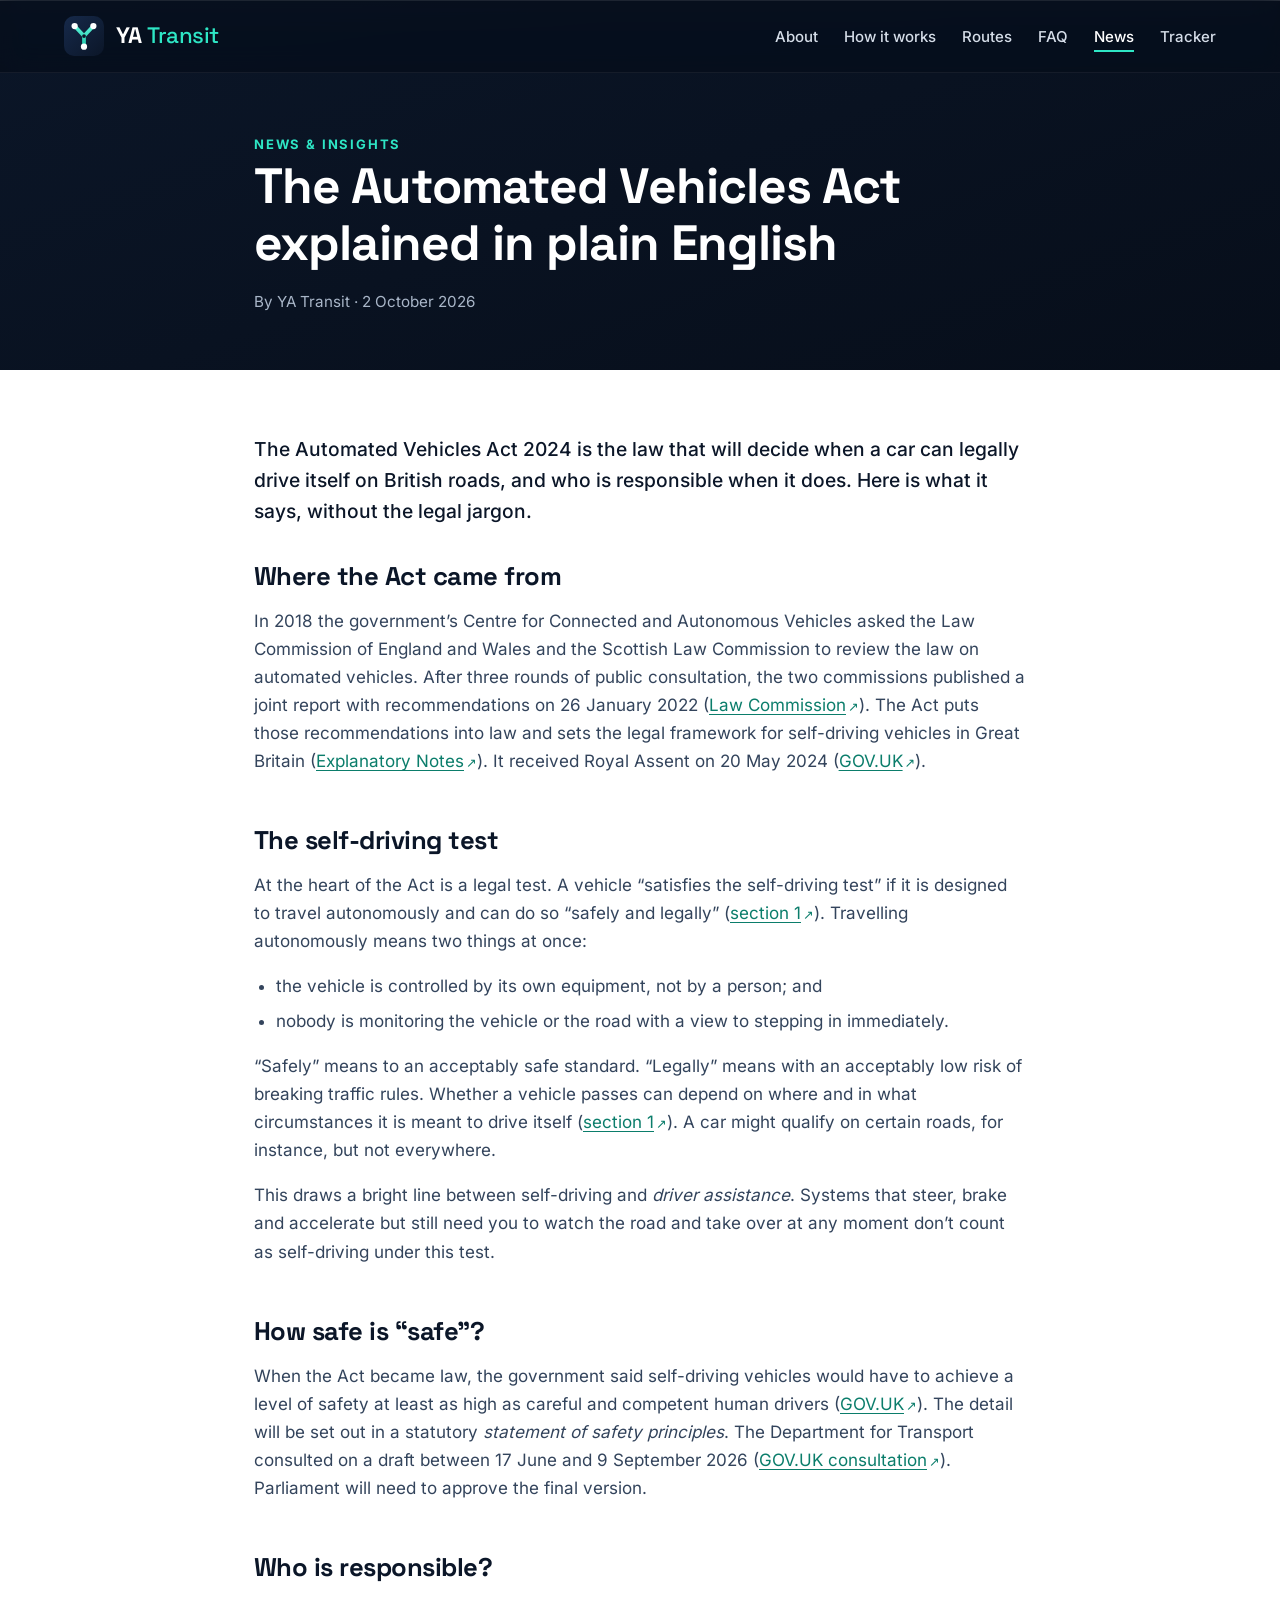
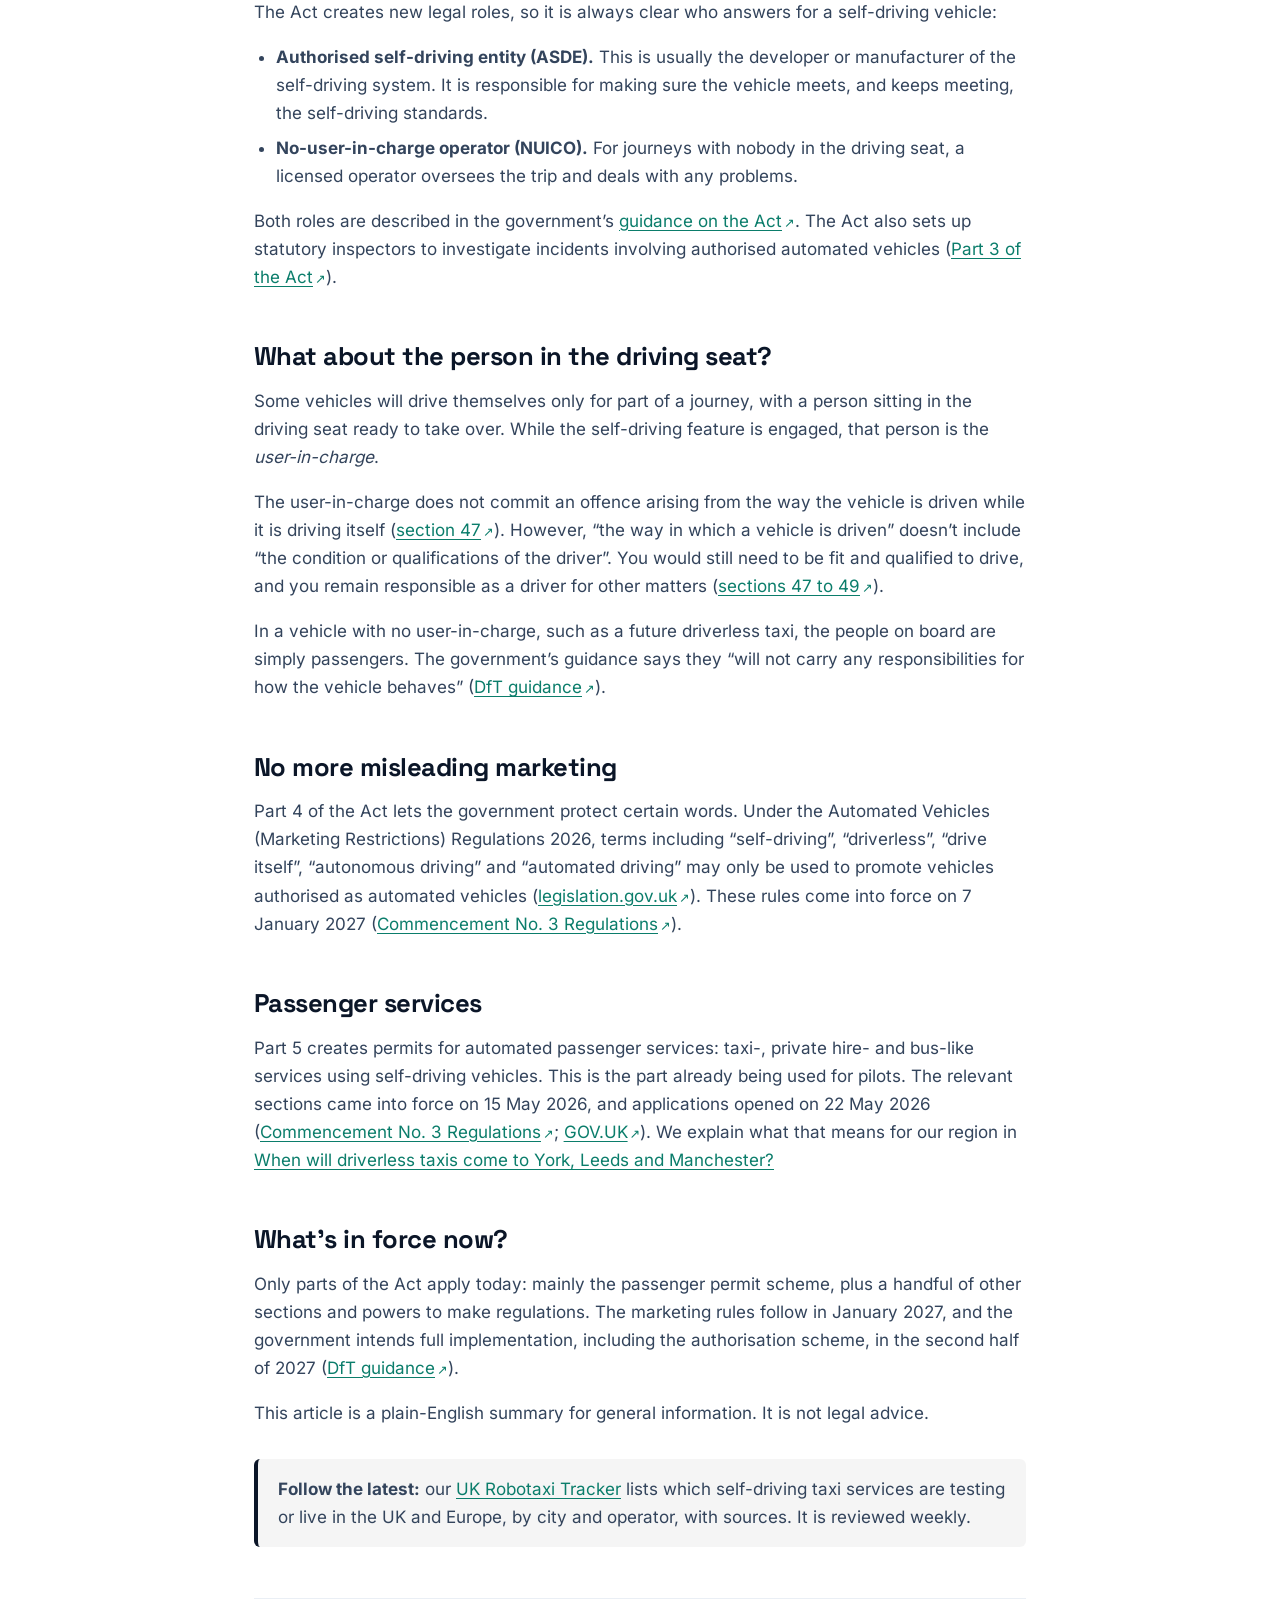
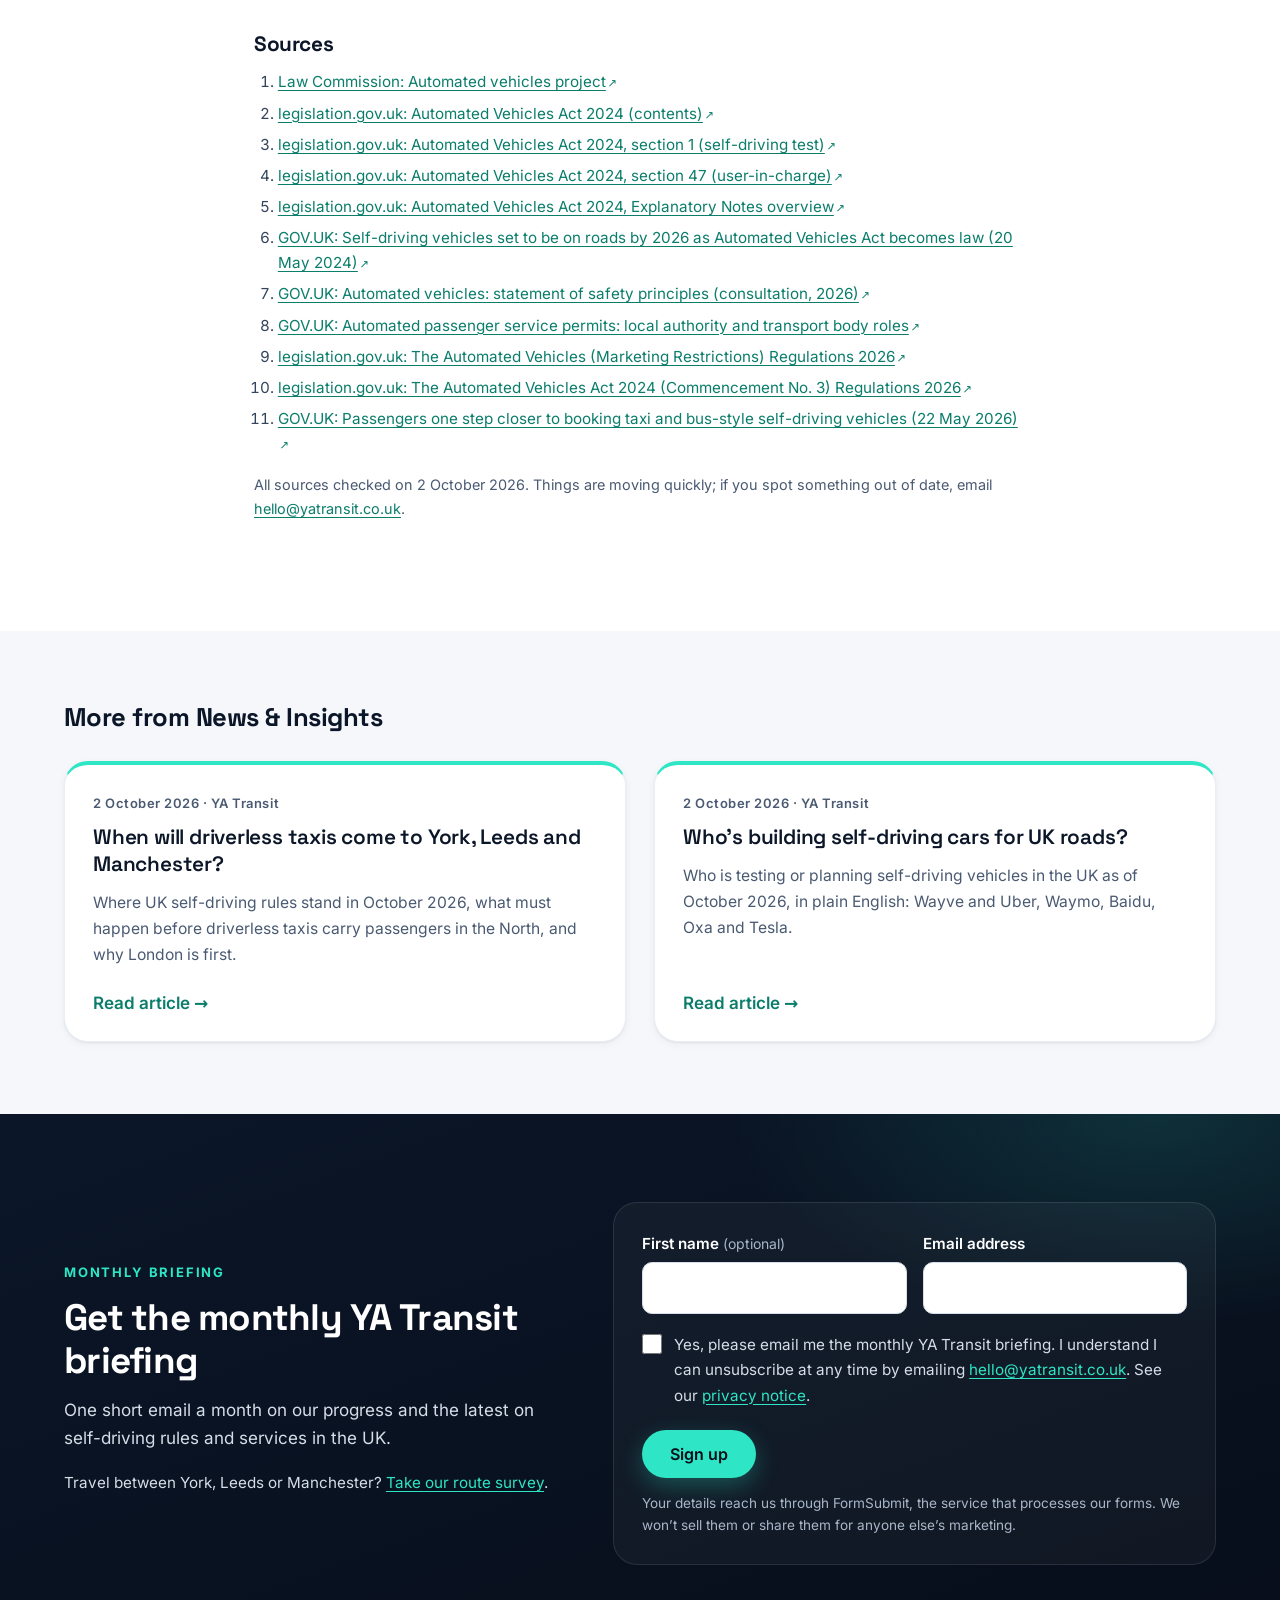
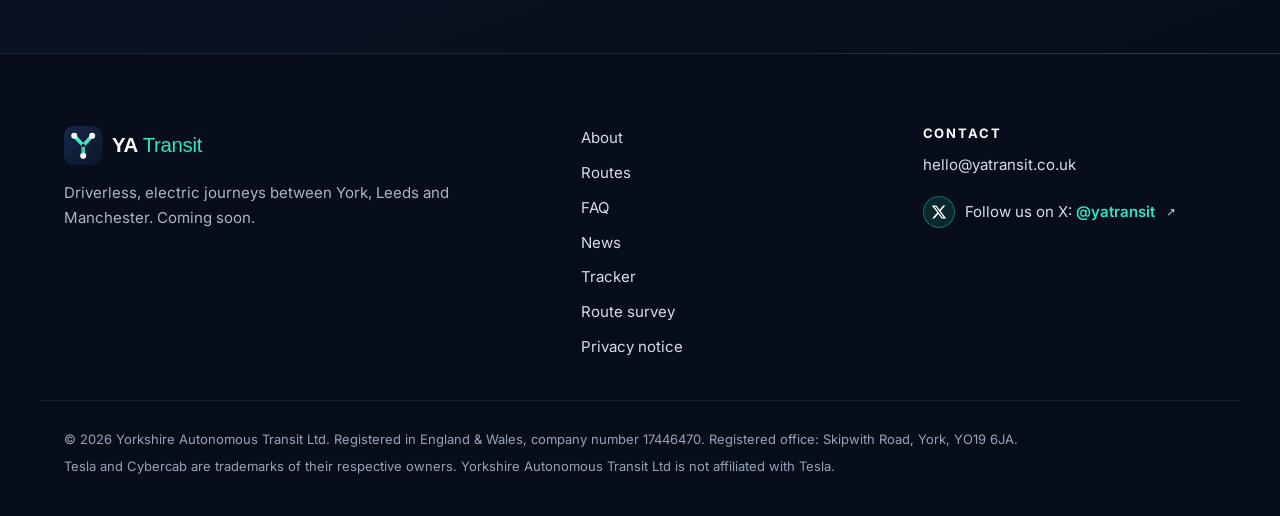
<file: news/automated-vehicles-act-explained.html>
<!DOCTYPE html>
<html lang="en-GB">
<head>
  <meta charset="utf-8">
  <meta name="viewport" content="width=device-width, initial-scale=1">
  <title>Automated Vehicles Act 2024 Explained Simply | YA Transit</title>
  <meta name="description" content="What the UK Automated Vehicles Act 2024 means: the self-driving test, who is liable, the person in the driving seat, and passenger permits.">
  <meta name="theme-color" content="#0B1628">
  <link rel="canonical" href="https://yatransit.co.uk/news/automated-vehicles-act-explained.html">

  <!-- Open Graph / social sharing -->
  <meta property="og:type" content="article">
  <meta property="og:site_name" content="YA Transit">
  <meta property="og:title" content="Automated Vehicles Act 2024 Explained Simply | YA Transit">
  <meta property="og:description" content="What the UK Automated Vehicles Act 2024 means: the self-driving test, who is liable, the person in the driving seat, and passenger permits.">
  <meta property="og:url" content="https://yatransit.co.uk/news/automated-vehicles-act-explained.html">
  <meta property="og:image" content="https://yatransit.co.uk/assets/og-image.jpg">
  <meta property="og:locale" content="en_GB">
  <meta name="twitter:card" content="summary_large_image">
  <meta name="twitter:site" content="@yatransit">

  <link rel="alternate" type="application/rss+xml" title="YA Transit News &amp; Insights" href="https://yatransit.co.uk/news/feed.xml">
  <link rel="icon" href="../favicon.svg" type="image/svg+xml">
  <link rel="icon" href="../favicon.ico" sizes="32x32">
  <link rel="apple-touch-icon" href="../assets/apple-touch-icon.png">
  <link rel="preload" href="../assets/fonts/inter-latin-var.woff2" as="font" type="font/woff2" crossorigin>
  <link rel="preload" href="../assets/fonts/space-grotesk-latin-var.woff2" as="font" type="font/woff2" crossorigin>
  <link rel="stylesheet" href="../css/styles.css">
  <script src="../js/main.js" defer></script>
  <meta property="article:published_time" content="2026-10-02">
  <script type="application/ld+json">
{
  "@context": "https://schema.org",
  "@type": "Article",
  "headline": "The Automated Vehicles Act explained in plain English",
  "description": "What the UK Automated Vehicles Act 2024 means: the self-driving test, who is liable, the person in the driving seat, and passenger permits.",
  "datePublished": "2026-10-02",
  "dateModified": "2026-10-02",
  "author": {
    "@type": "Organization",
    "name": "YA Transit",
    "url": "https://yatransit.co.uk"
  },
  "publisher": {
    "@type": "Organization",
    "name": "YA Transit",
    "url": "https://yatransit.co.uk",
    "logo": {
      "@type": "ImageObject",
      "url": "https://yatransit.co.uk/assets/apple-touch-icon.png"
    }
  },
  "mainEntityOfPage": "https://yatransit.co.uk/news/automated-vehicles-act-explained.html",
  "image": "https://yatransit.co.uk/assets/og-image.jpg",
  "inLanguage": "en-GB"
}
  </script>
</head>
<body>
  <a class="skip-link" href="#main">Skip to main content</a>

  <header class="site-header">
    <div class="container header-inner">
      <a class="brand" href="../index.html" aria-label="YA Transit – home">
        <img src="../assets/logo-mark.svg" alt="YA Transit logo" width="40" height="40">
        <span class="brand-name">YA<span>Transit</span></span>
      </a>
      <button class="nav-toggle" type="button" aria-expanded="false" aria-controls="site-nav">
        <span class="nav-toggle-bar" aria-hidden="true"></span>
        <span class="visually-hidden">Menu</span>
      </button>
      <nav class="site-nav" id="site-nav" aria-label="Main">
        <ul>
          <li><a href="../index.html#about">About</a></li>
          <li><a href="../index.html#how-it-works">How it works</a></li>
          <li><a href="../index.html#routes">Routes</a></li>
          <li><a href="../index.html#faq">FAQ</a></li>
          <li><a href="../news/" aria-current="page">News</a></li>
          <li><a href="../tracker.html">Tracker</a></li>
        </ul>
      </nav>
    </div>
  </header>

  <main id="main">
    <article class="article" aria-labelledby="article-title">
      <header class="page-hero article-hero">
        <div class="container container-narrow">
          <p class="kicker kicker-light"><a href="./">News &amp; Insights</a></p>
          <h1 id="article-title">The Automated Vehicles Act explained in plain English</h1>
          <p class="article-meta">By YA Transit &middot; <time datetime="2026-10-02">2 October 2026</time></p>
        </div>
      </header>
      <div class="container container-narrow prose article-body">
        <p class="standfirst">The Automated Vehicles Act 2024 is the law that will decide when a car can legally drive itself on British roads, and who is responsible when it does. Here is what it says, without the legal jargon.</p>

<h2>Where the Act came from</h2>
<p>In 2018 the government’s Centre for Connected and Autonomous Vehicles asked the Law Commission of England and Wales and the Scottish Law Commission to review the law on automated vehicles. After three rounds of public consultation, the two commissions published a joint report with recommendations on 26 January 2022 (<a  href="https://lawcom.gov.uk/project/automated-vehicles/" target="_blank" rel="noopener noreferrer">Law Commission<span class="visually-hidden ext-nt"> (opens in new tab)</span></a>). The Act puts those recommendations into law and sets the legal framework for self-driving vehicles in Great Britain (<a  href="https://www.legislation.gov.uk/ukpga/2024/10/notes/division/2/index.htm" target="_blank" rel="noopener noreferrer">Explanatory Notes<span class="visually-hidden ext-nt"> (opens in new tab)</span></a>). It received Royal Assent on 20 May 2024 (<a  href="https://www.gov.uk/government/news/self-driving-vehicles-set-to-be-on-roads-by-2026-as-automated-vehicles-act-becomes-law" target="_blank" rel="noopener noreferrer">GOV.UK<span class="visually-hidden ext-nt"> (opens in new tab)</span></a>).</p>

<h2>The self-driving test</h2>
<p>At the heart of the Act is a legal test. A vehicle “satisfies the self-driving test” if it is designed to travel autonomously and can do so “safely and legally” (<a  href="https://www.legislation.gov.uk/ukpga/2024/10/section/1" target="_blank" rel="noopener noreferrer">section 1<span class="visually-hidden ext-nt"> (opens in new tab)</span></a>). Travelling autonomously means two things at once:</p>
<ul>
  <li>the vehicle is controlled by its own equipment, not by a person; and</li>
  <li>nobody is monitoring the vehicle or the road with a view to stepping in immediately.</li>
</ul>
<p>“Safely” means to an acceptably safe standard. “Legally” means with an acceptably low risk of breaking traffic rules. Whether a vehicle passes can depend on where and in what circumstances it is meant to drive itself (<a  href="https://www.legislation.gov.uk/ukpga/2024/10/section/1" target="_blank" rel="noopener noreferrer">section 1<span class="visually-hidden ext-nt"> (opens in new tab)</span></a>). A car might qualify on certain roads, for instance, but not everywhere.</p>
<p>This draws a bright line between self-driving and <em>driver assistance</em>. Systems that steer, brake and accelerate but still need you to watch the road and take over at any moment don’t count as self-driving under this test.</p>

<h2>How safe is “safe”?</h2>
<p>When the Act became law, the government said self-driving vehicles would have to achieve a level of safety at least as high as careful and competent human drivers (<a  href="https://www.gov.uk/government/news/self-driving-vehicles-set-to-be-on-roads-by-2026-as-automated-vehicles-act-becomes-law" target="_blank" rel="noopener noreferrer">GOV.UK<span class="visually-hidden ext-nt"> (opens in new tab)</span></a>). The detail will be set out in a statutory <em>statement of safety principles</em>. The Department for Transport consulted on a draft between 17 June and 9 September 2026 (<a  href="https://www.gov.uk/government/consultations/automated-vehicles-statement-of-safety-principles" target="_blank" rel="noopener noreferrer">GOV.UK consultation<span class="visually-hidden ext-nt"> (opens in new tab)</span></a>). Parliament will need to approve the final version.</p>

<h2>Who is responsible?</h2>
<p>The Act creates new legal roles, so it is always clear who answers for a self-driving vehicle:</p>
<ul>
  <li><strong>Authorised self-driving entity (ASDE).</strong> This is usually the developer or manufacturer of the self-driving system. It is responsible for making sure the vehicle meets, and keeps meeting, the self-driving standards.</li>
  <li><strong>No-user-in-charge operator (NUICO).</strong> For journeys with nobody in the driving seat, a licensed operator oversees the trip and deals with any problems.</li>
</ul>
<p>Both roles are described in the government’s <a  href="https://www.gov.uk/government/publications/automated-passenger-service-permits-local-authority-and-transport-body-roles/automated-passenger-service-permits-local-authority-and-transport-body-roles" target="_blank" rel="noopener noreferrer">guidance on the Act<span class="visually-hidden ext-nt"> (opens in new tab)</span></a>. The Act also sets up statutory inspectors to investigate incidents involving authorised automated vehicles (<a  href="https://www.legislation.gov.uk/ukpga/2024/10/contents" target="_blank" rel="noopener noreferrer">Part 3 of the Act<span class="visually-hidden ext-nt"> (opens in new tab)</span></a>).</p>

<h2>What about the person in the driving seat?</h2>
<p>Some vehicles will drive themselves only for part of a journey, with a person sitting in the driving seat ready to take over. While the self-driving feature is engaged, that person is the <em>user-in-charge</em>.</p>
<p>The user-in-charge does not commit an offence arising from the way the vehicle is driven while it is driving itself (<a  href="https://www.legislation.gov.uk/ukpga/2024/10/section/47" target="_blank" rel="noopener noreferrer">section 47<span class="visually-hidden ext-nt"> (opens in new tab)</span></a>). However, “the way in which a vehicle is driven” doesn’t include “the condition or qualifications of the driver”. You would still need to be fit and qualified to drive, and you remain responsible as a driver for other matters (<a  href="https://www.legislation.gov.uk/ukpga/2024/10/contents" target="_blank" rel="noopener noreferrer">sections 47 to 49<span class="visually-hidden ext-nt"> (opens in new tab)</span></a>).</p>
<p>In a vehicle with no user-in-charge, such as a future driverless taxi, the people on board are simply passengers. The government’s guidance says they “will not carry any responsibilities for how the vehicle behaves” (<a  href="https://www.gov.uk/government/publications/automated-passenger-service-permits-local-authority-and-transport-body-roles/automated-passenger-service-permits-local-authority-and-transport-body-roles" target="_blank" rel="noopener noreferrer">DfT guidance<span class="visually-hidden ext-nt"> (opens in new tab)</span></a>).</p>

<h2>No more misleading marketing</h2>
<p>Part 4 of the Act lets the government protect certain words. Under the Automated Vehicles (Marketing Restrictions) Regulations 2026, terms including “self-driving”, “driverless”, “drive itself”, “autonomous driving” and “automated driving” may only be used to promote vehicles authorised as automated vehicles (<a  href="https://www.legislation.gov.uk/uksi/2026/733/made" target="_blank" rel="noopener noreferrer">legislation.gov.uk<span class="visually-hidden ext-nt"> (opens in new tab)</span></a>). These rules come into force on 7 January 2027 (<a  href="https://www.legislation.gov.uk/uksi/2026/731/made" target="_blank" rel="noopener noreferrer">Commencement No. 3 Regulations<span class="visually-hidden ext-nt"> (opens in new tab)</span></a>).</p>

<h2>Passenger services</h2>
<p>Part 5 creates permits for automated passenger services: taxi-, private hire- and bus-like services using self-driving vehicles. This is the part already being used for pilots. The relevant sections came into force on 15 May 2026, and applications opened on 22 May 2026 (<a  href="https://www.legislation.gov.uk/uksi/2026/731/made" target="_blank" rel="noopener noreferrer">Commencement No. 3 Regulations<span class="visually-hidden ext-nt"> (opens in new tab)</span></a>; <a  href="https://www.gov.uk/government/news/passengers-one-step-closer-to-booking-taxi-and-bus-style-self-driving-vehicles" target="_blank" rel="noopener noreferrer">GOV.UK<span class="visually-hidden ext-nt"> (opens in new tab)</span></a>). We explain what that means for our region in <a href="driverless-taxis-york-leeds-manchester.html">When will driverless taxis come to York, Leeds and Manchester?</a></p>

<h2>What’s in force now?</h2>
<p>Only parts of the Act apply today: mainly the passenger permit scheme, plus a handful of other sections and powers to make regulations. The marketing rules follow in January 2027, and the government intends full implementation, including the authorisation scheme, in the second half of 2027 (<a  href="https://www.gov.uk/government/publications/automated-passenger-service-permits-local-authority-and-transport-body-roles/automated-passenger-service-permits-local-authority-and-transport-body-roles" target="_blank" rel="noopener noreferrer">DfT guidance<span class="visually-hidden ext-nt"> (opens in new tab)</span></a>).</p>
<p class="article-note">This article is a plain-English summary for general information. It is not legal advice.</p>

        <aside class="callout tracker-link" aria-label="Robotaxi tracker">
          <p><strong>Follow the latest:</strong> our <a href="../tracker.html">UK Robotaxi Tracker</a> lists which self-driving taxi services are testing or live in the UK and Europe, by city and operator, with sources. It is reviewed weekly.</p>
        </aside>
        <section class="sources" aria-labelledby="sources-title">
          <h2 id="sources-title">Sources</h2>
          <ol>
            <li><a  href="https://lawcom.gov.uk/project/automated-vehicles/" target="_blank" rel="noopener noreferrer">Law Commission: Automated vehicles project<span class="visually-hidden ext-nt"> (opens in new tab)</span></a></li>
            <li><a  href="https://www.legislation.gov.uk/ukpga/2024/10/contents" target="_blank" rel="noopener noreferrer">legislation.gov.uk: Automated Vehicles Act 2024 (contents)<span class="visually-hidden ext-nt"> (opens in new tab)</span></a></li>
            <li><a  href="https://www.legislation.gov.uk/ukpga/2024/10/section/1" target="_blank" rel="noopener noreferrer">legislation.gov.uk: Automated Vehicles Act 2024, section 1 (self-driving test)<span class="visually-hidden ext-nt"> (opens in new tab)</span></a></li>
            <li><a  href="https://www.legislation.gov.uk/ukpga/2024/10/section/47" target="_blank" rel="noopener noreferrer">legislation.gov.uk: Automated Vehicles Act 2024, section 47 (user-in-charge)<span class="visually-hidden ext-nt"> (opens in new tab)</span></a></li>
            <li><a  href="https://www.legislation.gov.uk/ukpga/2024/10/notes/division/2/index.htm" target="_blank" rel="noopener noreferrer">legislation.gov.uk: Automated Vehicles Act 2024, Explanatory Notes overview<span class="visually-hidden ext-nt"> (opens in new tab)</span></a></li>
            <li><a  href="https://www.gov.uk/government/news/self-driving-vehicles-set-to-be-on-roads-by-2026-as-automated-vehicles-act-becomes-law" target="_blank" rel="noopener noreferrer">GOV.UK: Self-driving vehicles set to be on roads by 2026 as Automated Vehicles Act becomes law (20 May 2024)<span class="visually-hidden ext-nt"> (opens in new tab)</span></a></li>
            <li><a  href="https://www.gov.uk/government/consultations/automated-vehicles-statement-of-safety-principles" target="_blank" rel="noopener noreferrer">GOV.UK: Automated vehicles: statement of safety principles (consultation, 2026)<span class="visually-hidden ext-nt"> (opens in new tab)</span></a></li>
            <li><a  href="https://www.gov.uk/government/publications/automated-passenger-service-permits-local-authority-and-transport-body-roles/automated-passenger-service-permits-local-authority-and-transport-body-roles" target="_blank" rel="noopener noreferrer">GOV.UK: Automated passenger service permits: local authority and transport body roles<span class="visually-hidden ext-nt"> (opens in new tab)</span></a></li>
            <li><a  href="https://www.legislation.gov.uk/uksi/2026/733/made" target="_blank" rel="noopener noreferrer">legislation.gov.uk: The Automated Vehicles (Marketing Restrictions) Regulations 2026<span class="visually-hidden ext-nt"> (opens in new tab)</span></a></li>
            <li><a  href="https://www.legislation.gov.uk/uksi/2026/731/made" target="_blank" rel="noopener noreferrer">legislation.gov.uk: The Automated Vehicles Act 2024 (Commencement No. 3) Regulations 2026<span class="visually-hidden ext-nt"> (opens in new tab)</span></a></li>
            <li><a  href="https://www.gov.uk/government/news/passengers-one-step-closer-to-booking-taxi-and-bus-style-self-driving-vehicles" target="_blank" rel="noopener noreferrer">GOV.UK: Passengers one step closer to booking taxi and bus-style self-driving vehicles (22 May 2026)<span class="visually-hidden ext-nt"> (opens in new tab)</span></a></li>
          </ol>
          <p class="sources-note">All sources checked on 2 October 2026. Things are moving quickly; if you spot something out of date, email <a href="mailto:hello@yatransit.co.uk">hello@yatransit.co.uk</a>.</p>
        </section>
      </div>
    </article>

    <section class="section section-light more-news" aria-labelledby="more-title">
      <div class="container">
        <h2 id="more-title" class="more-title">More from News &amp; Insights</h2>
        <div class="news-grid news-grid-2">
        <article class="news-card">
          <p class="news-meta"><time datetime="2026-10-02">2 October 2026</time> &middot; YA Transit</p>
          <h3 class="news-title"><a href="driverless-taxis-york-leeds-manchester.html">When will driverless taxis come to York, Leeds and Manchester?</a></h3>
          <p class="news-excerpt">Where UK self-driving rules stand in October 2026, what must happen before driverless taxis carry passengers in the North, and why London is first.</p>
          <a class="news-more" href="driverless-taxis-york-leeds-manchester.html" aria-hidden="true" tabindex="-1">Read article <span aria-hidden="true">&rarr;</span></a>
        </article>
        <article class="news-card">
          <p class="news-meta"><time datetime="2026-10-02">2 October 2026</time> &middot; YA Transit</p>
          <h3 class="news-title"><a href="who-is-building-self-driving-cars-uk.html">Who’s building self-driving cars for UK roads?</a></h3>
          <p class="news-excerpt">Who is testing or planning self-driving vehicles in the UK as of October 2026, in plain English: Wayve and Uber, Waymo, Baidu, Oxa and Tesla.</p>
          <a class="news-more" href="who-is-building-self-driving-cars-uk.html" aria-hidden="true" tabindex="-1">Read article <span aria-hidden="true">&rarr;</span></a>
        </article>
        </div>
      </div>
    </section>

    <section class="section briefing" id="briefing" aria-labelledby="briefing-title">
      <div class="container briefing-inner">
        <div class="briefing-copy">
          <p class="kicker kicker-light">Monthly briefing</p>
          <h2 id="briefing-title">Get the monthly YA Transit briefing</h2>
          <p>One short email a month on our progress and the latest on self-driving rules and services in the UK.</p>
          <p class="briefing-survey">Travel between York, Leeds or Manchester? <a href="../survey.html">Take our route survey</a>.</p>
        </div>
        <form class="yat-form briefing-form" action="https://formsubmit.co/7b9ac021329bbe6ac2b7830b0eee257e" method="POST" data-yat-form>
          <input type="hidden" name="_subject" value="YA Transit: new monthly briefing sign-up">
          <input type="hidden" name="_next" value="https://yatransit.co.uk/thanks.html?form=briefing">
          <input type="hidden" name="_captcha" value="false">
          <input type="hidden" name="_template" value="table">
          <input type="hidden" name="Form" value="Monthly briefing sign-up">
          <input type="hidden" name="Page" value="/news/automated-vehicles-act-explained.html">
          <div class="hp-field" aria-hidden="true"><label for="briefing-hp">Leave this field empty</label><input type="text" id="briefing-hp" name="_honey" tabindex="-1" autocomplete="off"></div>
          <div class="form-row">
            <div class="field">
              <label for="briefing-name">First name <span class="optional">(optional)</span></label>
              <input id="briefing-name" name="First name" type="text" autocomplete="given-name" maxlength="80">
            </div>
            <div class="field">
              <label for="briefing-email">Email address</label>
              <input id="briefing-email" name="email" type="email" autocomplete="email" inputmode="email" required maxlength="200">
            </div>
          </div>
          <div class="field">
            <label class="check">
              <input type="checkbox" name="Consent to monthly briefing" value="Yes: ticked the box agreeing to receive the monthly YA Transit briefing by email" required>
              <span>Yes, please email me the monthly YA Transit briefing. I understand I can unsubscribe at any time by emailing <a href="mailto:hello@yatransit.co.uk">hello@yatransit.co.uk</a>. See our <a href="../privacy.html#briefing-data">privacy notice</a>.</span>
            </label>
          </div>
          <button class="btn btn-primary" type="submit">Sign up</button>
          <p class="form-note">Your details reach us through FormSubmit, the service that processes our forms. We won’t sell them or share them for anyone else’s marketing.</p>
        </form>
      </div>
    </section>

  </main>

  <footer class="site-footer">
    <div class="container footer-inner">
      <div class="footer-brand">
        <img src="../assets/logo-light.svg" alt="YA Transit" width="180" height="38">
        <p>Driverless, electric journeys between York, Leeds and Manchester. Coming soon.</p>
      </div>
      <nav class="footer-nav" aria-label="Footer">
        <ul>
          <li><a href="../index.html#about">About</a></li>
          <li><a href="../index.html#routes">Routes</a></li>
          <li><a href="../index.html#faq">FAQ</a></li>
          <li><a href="../news/" aria-current="page">News</a></li>
          <li><a href="../tracker.html">Tracker</a></li>
          <li><a href="../survey.html">Route survey</a></li>
          <li><a href="../privacy.html">Privacy notice</a></li>
        </ul>
      </nav>
      <div class="footer-contact">
        <h2 class="footer-heading">Contact</h2>
        <p><a href="mailto:hello@yatransit.co.uk">hello@yatransit.co.uk</a></p>
        <p class="footer-social"><a class="x-link"  href="https://x.com/yatransit" target="_blank" rel="noopener noreferrer"><span class="x-badge"><svg class="x-logo" viewBox="0 0 24 24" width="16" height="16" aria-hidden="true" focusable="false"><path fill="currentColor" d="M18.244 2.25h3.308l-7.227 8.26 8.502 11.24H16.17l-5.214-6.817L4.99 21.75H1.68l7.73-8.835L1.254 2.25H8.08l4.713 6.231zm-1.161 17.52h1.833L7.084 4.126H5.117z"/></svg></span><span>Follow us on X: <strong>@yatransit</strong></span><span class="visually-hidden"> (opens in a new tab)</span><span class="visually-hidden ext-nt"> (opens in new tab)</span></a></p>
      </div>
    </div>
    <div class="container footer-legal">
      <p>&copy; <span data-year>2026</span> Yorkshire Autonomous Transit Ltd. Registered in England &amp; Wales, company number 17446470. Registered office: Skipwith Road, York, YO19 6JA.</p>
      <p>Tesla and Cybercab are trademarks of their respective owners. Yorkshire Autonomous Transit Ltd is not affiliated with Tesla.</p>
    </div>
  </footer>
</body>
</html>
</file>
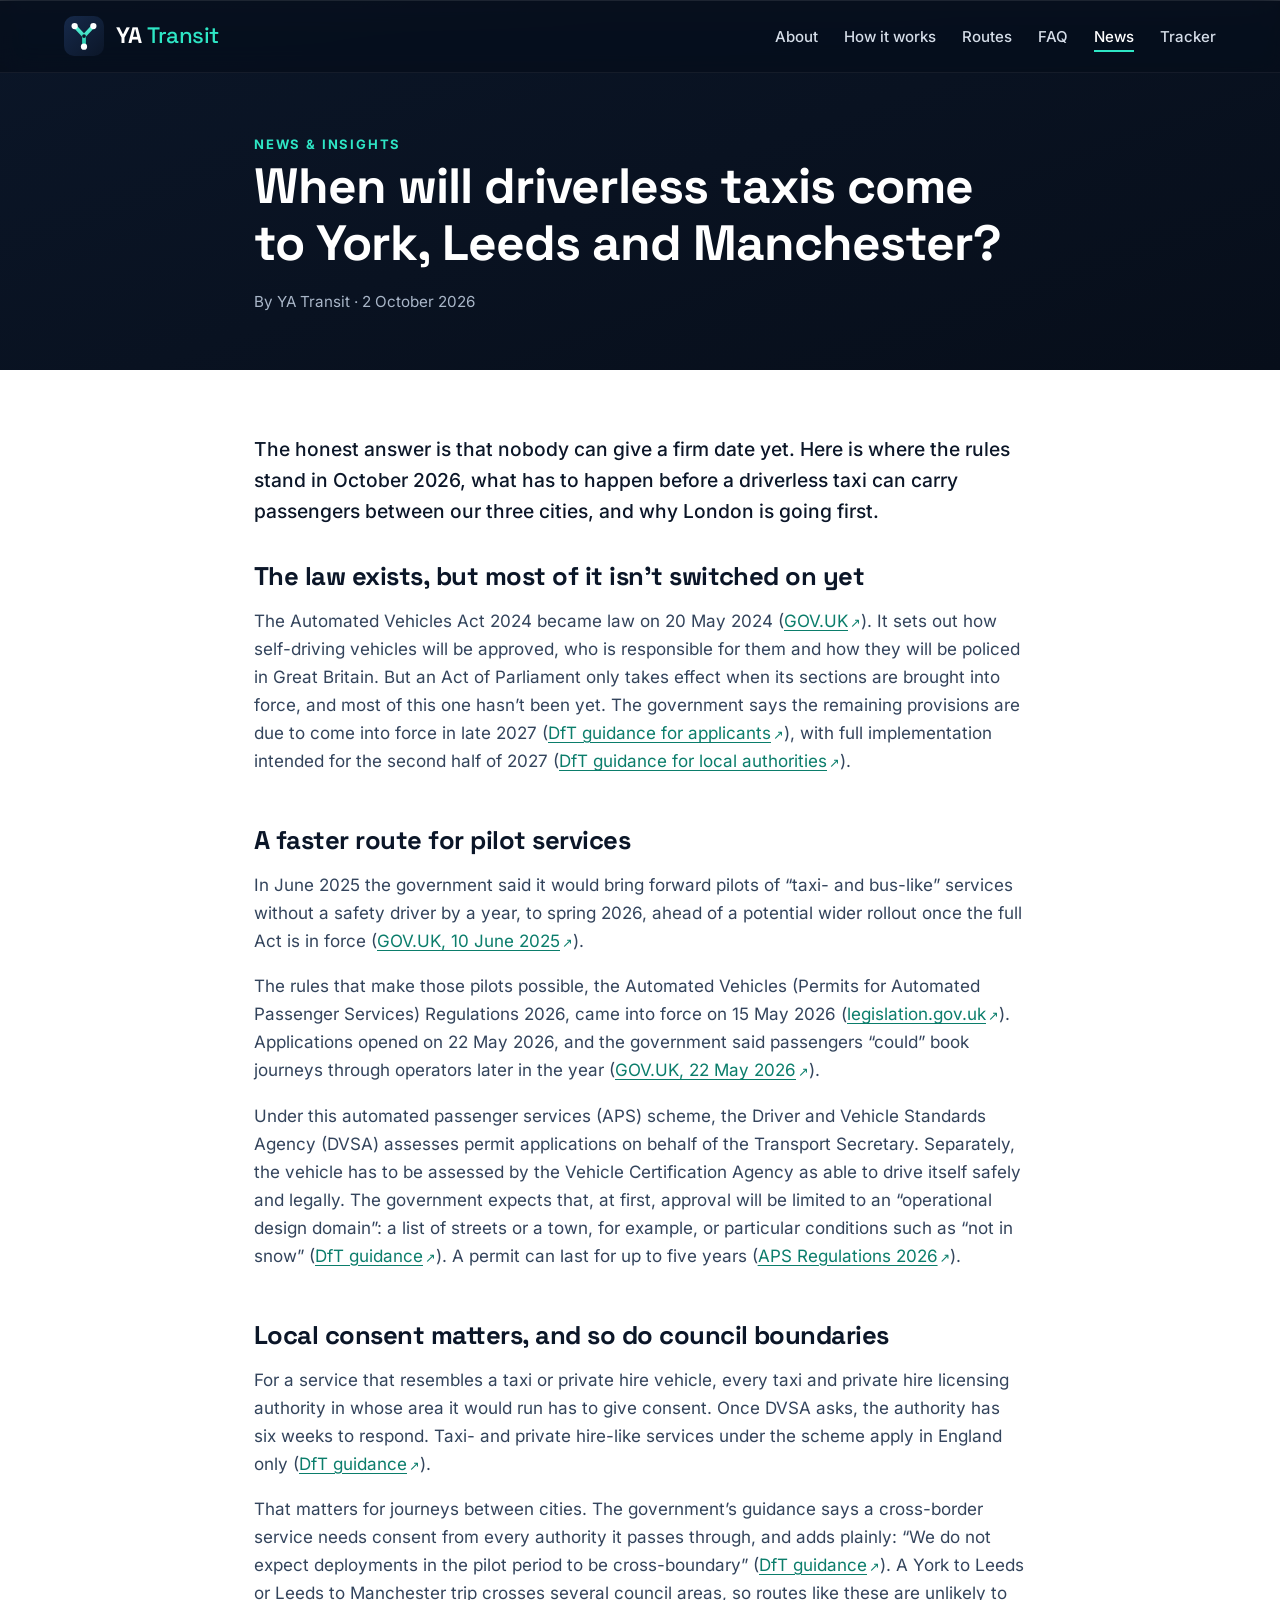
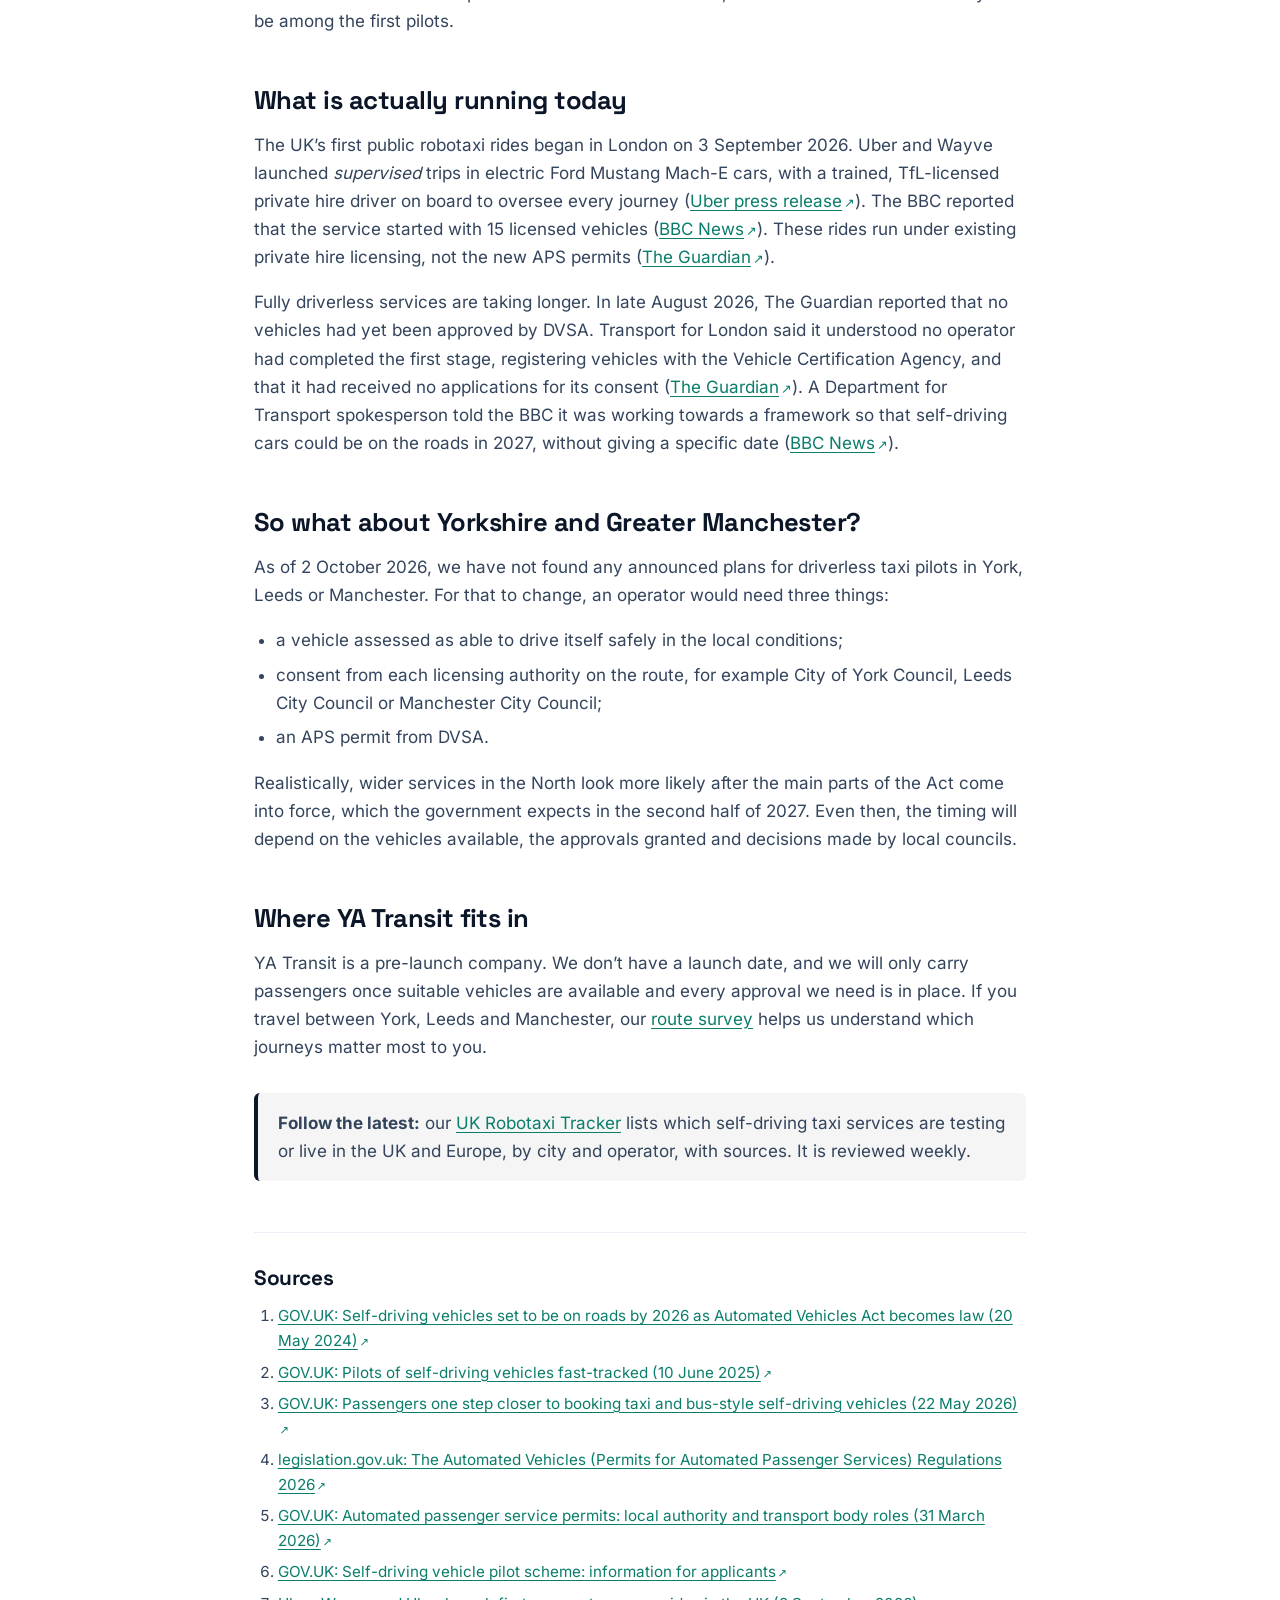
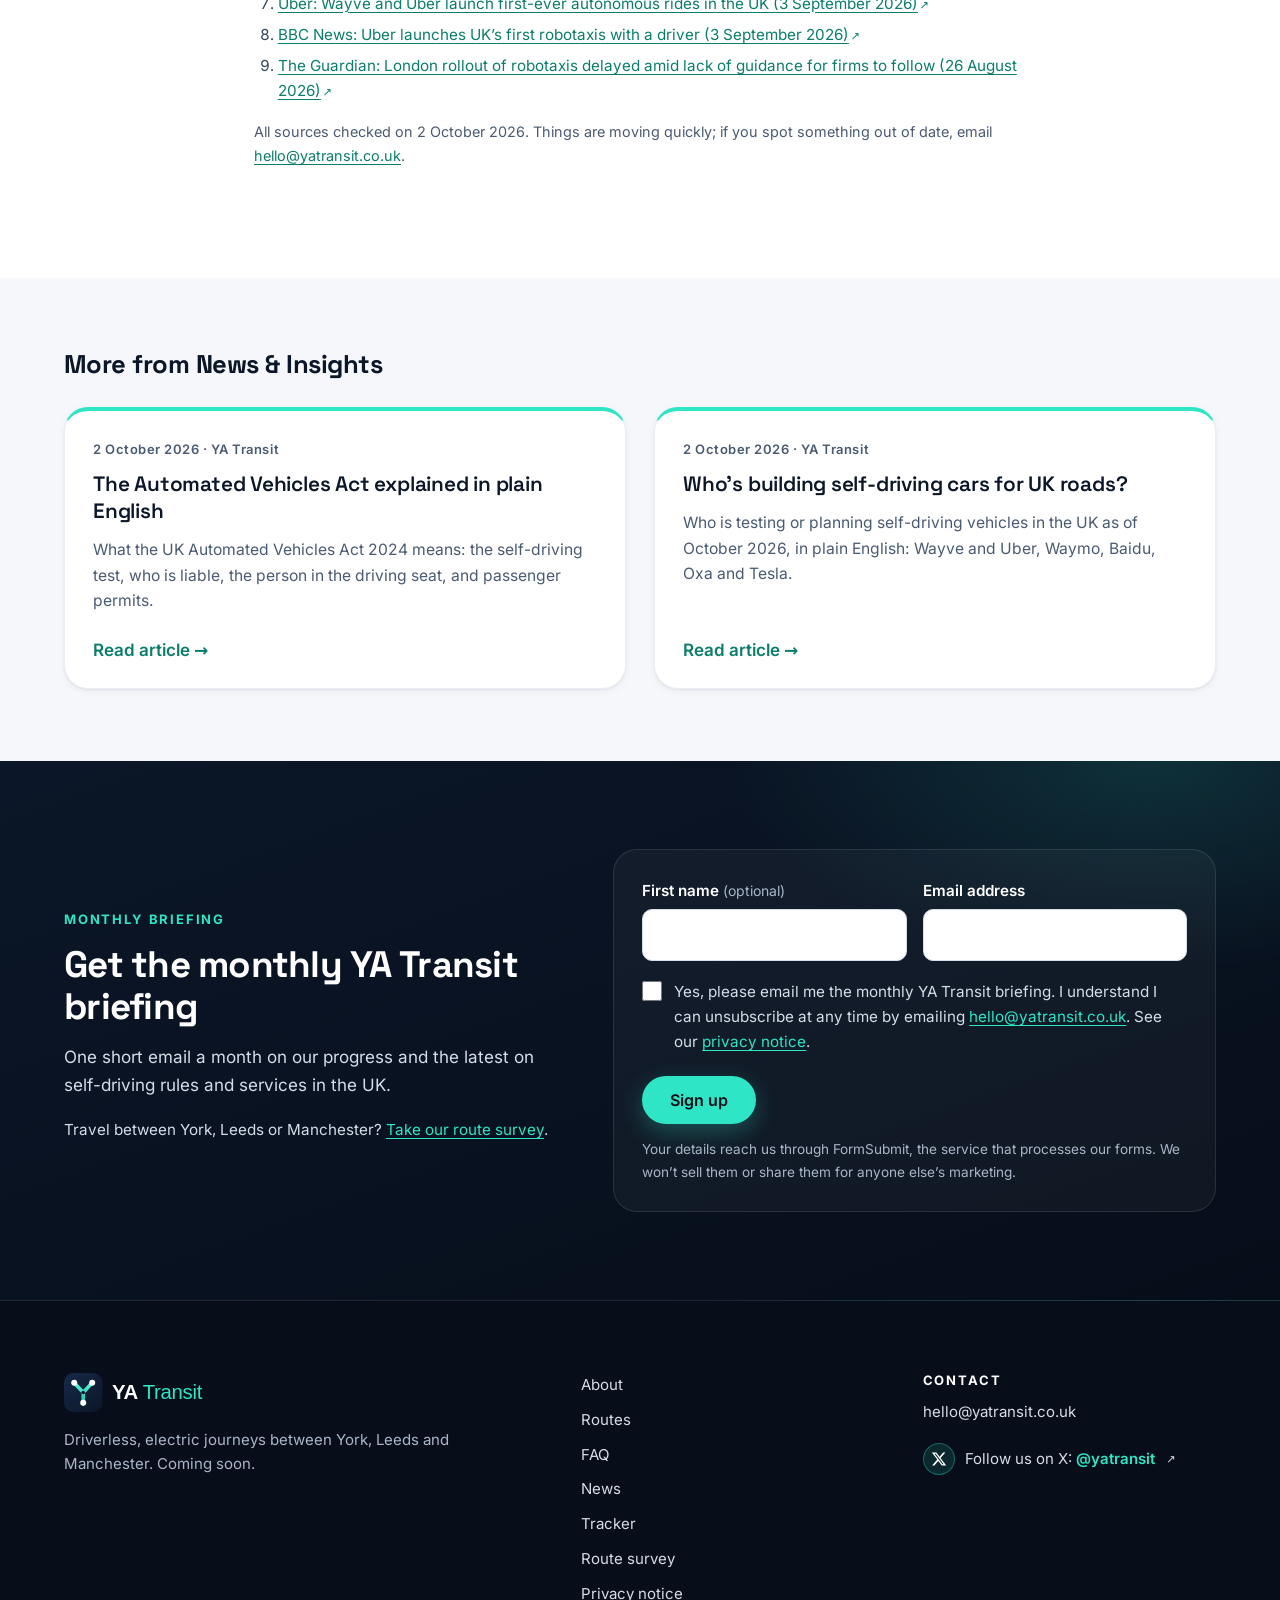
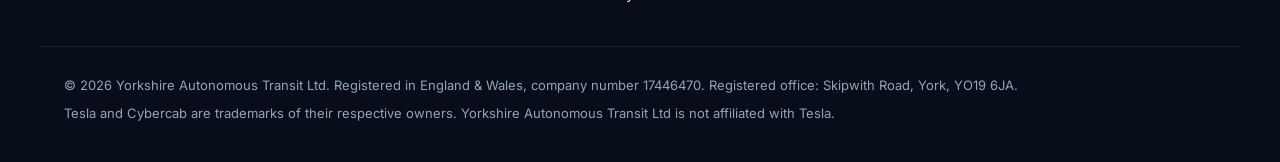
<file: news/driverless-taxis-york-leeds-manchester.html>
<!DOCTYPE html>
<html lang="en-GB">
<head>
  <meta charset="utf-8">
  <meta name="viewport" content="width=device-width, initial-scale=1">
  <title>When Will Driverless Taxis Reach York, Leeds &amp; Manchester?</title>
  <meta name="description" content="Where UK self-driving rules stand in October 2026, what must happen before driverless taxis carry passengers in the North, and why London is first.">
  <meta name="theme-color" content="#0B1628">
  <link rel="canonical" href="https://yatransit.co.uk/news/driverless-taxis-york-leeds-manchester.html">

  <!-- Open Graph / social sharing -->
  <meta property="og:type" content="article">
  <meta property="og:site_name" content="YA Transit">
  <meta property="og:title" content="When Will Driverless Taxis Reach York, Leeds &amp; Manchester?">
  <meta property="og:description" content="Where UK self-driving rules stand in October 2026, what must happen before driverless taxis carry passengers in the North, and why London is first.">
  <meta property="og:url" content="https://yatransit.co.uk/news/driverless-taxis-york-leeds-manchester.html">
  <meta property="og:image" content="https://yatransit.co.uk/assets/og-image.jpg">
  <meta property="og:locale" content="en_GB">
  <meta name="twitter:card" content="summary_large_image">
  <meta name="twitter:site" content="@yatransit">

  <link rel="alternate" type="application/rss+xml" title="YA Transit News &amp; Insights" href="https://yatransit.co.uk/news/feed.xml">
  <link rel="icon" href="../favicon.svg" type="image/svg+xml">
  <link rel="icon" href="../favicon.ico" sizes="32x32">
  <link rel="apple-touch-icon" href="../assets/apple-touch-icon.png">
  <link rel="preload" href="../assets/fonts/inter-latin-var.woff2" as="font" type="font/woff2" crossorigin>
  <link rel="preload" href="../assets/fonts/space-grotesk-latin-var.woff2" as="font" type="font/woff2" crossorigin>
  <link rel="stylesheet" href="../css/styles.css">
  <script src="../js/main.js" defer></script>
  <meta property="article:published_time" content="2026-10-02">
  <script type="application/ld+json">
{
  "@context": "https://schema.org",
  "@type": "Article",
  "headline": "When will driverless taxis come to York, Leeds and Manchester?",
  "description": "Where UK self-driving rules stand in October 2026, what must happen before driverless taxis carry passengers in the North, and why London is first.",
  "datePublished": "2026-10-02",
  "dateModified": "2026-10-02",
  "author": {
    "@type": "Organization",
    "name": "YA Transit",
    "url": "https://yatransit.co.uk"
  },
  "publisher": {
    "@type": "Organization",
    "name": "YA Transit",
    "url": "https://yatransit.co.uk",
    "logo": {
      "@type": "ImageObject",
      "url": "https://yatransit.co.uk/assets/apple-touch-icon.png"
    }
  },
  "mainEntityOfPage": "https://yatransit.co.uk/news/driverless-taxis-york-leeds-manchester.html",
  "image": "https://yatransit.co.uk/assets/og-image.jpg",
  "inLanguage": "en-GB"
}
  </script>
</head>
<body>
  <a class="skip-link" href="#main">Skip to main content</a>

  <header class="site-header">
    <div class="container header-inner">
      <a class="brand" href="../index.html" aria-label="YA Transit – home">
        <img src="../assets/logo-mark.svg" alt="YA Transit logo" width="40" height="40">
        <span class="brand-name">YA<span>Transit</span></span>
      </a>
      <button class="nav-toggle" type="button" aria-expanded="false" aria-controls="site-nav">
        <span class="nav-toggle-bar" aria-hidden="true"></span>
        <span class="visually-hidden">Menu</span>
      </button>
      <nav class="site-nav" id="site-nav" aria-label="Main">
        <ul>
          <li><a href="../index.html#about">About</a></li>
          <li><a href="../index.html#how-it-works">How it works</a></li>
          <li><a href="../index.html#routes">Routes</a></li>
          <li><a href="../index.html#faq">FAQ</a></li>
          <li><a href="../news/" aria-current="page">News</a></li>
          <li><a href="../tracker.html">Tracker</a></li>
        </ul>
      </nav>
    </div>
  </header>

  <main id="main">
    <article class="article" aria-labelledby="article-title">
      <header class="page-hero article-hero">
        <div class="container container-narrow">
          <p class="kicker kicker-light"><a href="./">News &amp; Insights</a></p>
          <h1 id="article-title">When will driverless taxis come to York, Leeds and Manchester?</h1>
          <p class="article-meta">By YA Transit &middot; <time datetime="2026-10-02">2 October 2026</time></p>
        </div>
      </header>
      <div class="container container-narrow prose article-body">
        <p class="standfirst">The honest answer is that nobody can give a firm date yet. Here is where the rules stand in October 2026, what has to happen before a driverless taxi can carry passengers between our three cities, and why London is going first.</p>

<h2>The law exists, but most of it isn’t switched on yet</h2>
<p>The Automated Vehicles Act 2024 became law on 20 May 2024 (<a  href="https://www.gov.uk/government/news/self-driving-vehicles-set-to-be-on-roads-by-2026-as-automated-vehicles-act-becomes-law" target="_blank" rel="noopener noreferrer">GOV.UK<span class="visually-hidden ext-nt"> (opens in new tab)</span></a>). It sets out how self-driving vehicles will be approved, who is responsible for them and how they will be policed in Great Britain. But an Act of Parliament only takes effect when its sections are brought into force, and most of this one hasn’t been yet. The government says the remaining provisions are due to come into force in late 2027 (<a  href="https://www.gov.uk/government/publications/self-driving-vehicle-pilot-scheme-information-for-applicants/self-driving-vehicle-pilot-scheme-information-for-applicants" target="_blank" rel="noopener noreferrer">DfT guidance for applicants<span class="visually-hidden ext-nt"> (opens in new tab)</span></a>), with full implementation intended for the second half of 2027 (<a  href="https://www.gov.uk/government/publications/automated-passenger-service-permits-local-authority-and-transport-body-roles/automated-passenger-service-permits-local-authority-and-transport-body-roles" target="_blank" rel="noopener noreferrer">DfT guidance for local authorities<span class="visually-hidden ext-nt"> (opens in new tab)</span></a>).</p>

<h2>A faster route for pilot services</h2>
<p>In June 2025 the government said it would bring forward pilots of “taxi- and bus-like” services without a safety driver by a year, to spring 2026, ahead of a potential wider rollout once the full Act is in force (<a  href="https://www.gov.uk/government/news/driving-innovation-38000-jobs-on-the-horizon-as-pilots-of-self-driving-vehicles-fast-tracked" target="_blank" rel="noopener noreferrer">GOV.UK, 10 June 2025<span class="visually-hidden ext-nt"> (opens in new tab)</span></a>).</p>
<p>The rules that make those pilots possible, the Automated Vehicles (Permits for Automated Passenger Services) Regulations 2026, came into force on 15 May 2026 (<a  href="https://www.legislation.gov.uk/uksi/2026/439/made" target="_blank" rel="noopener noreferrer">legislation.gov.uk<span class="visually-hidden ext-nt"> (opens in new tab)</span></a>). Applications opened on 22 May 2026, and the government said passengers “could” book journeys through operators later in the year (<a  href="https://www.gov.uk/government/news/passengers-one-step-closer-to-booking-taxi-and-bus-style-self-driving-vehicles" target="_blank" rel="noopener noreferrer">GOV.UK, 22 May 2026<span class="visually-hidden ext-nt"> (opens in new tab)</span></a>).</p>
<p>Under this automated passenger services (APS) scheme, the Driver and Vehicle Standards Agency (DVSA) assesses permit applications on behalf of the Transport Secretary. Separately, the vehicle has to be assessed by the Vehicle Certification Agency as able to drive itself safely and legally. The government expects that, at first, approval will be limited to an “operational design domain”: a list of streets or a town, for example, or particular conditions such as “not in snow” (<a  href="https://www.gov.uk/government/publications/automated-passenger-service-permits-local-authority-and-transport-body-roles/automated-passenger-service-permits-local-authority-and-transport-body-roles" target="_blank" rel="noopener noreferrer">DfT guidance<span class="visually-hidden ext-nt"> (opens in new tab)</span></a>). A permit can last for up to five years (<a  href="https://www.legislation.gov.uk/uksi/2026/439/made" target="_blank" rel="noopener noreferrer">APS Regulations 2026<span class="visually-hidden ext-nt"> (opens in new tab)</span></a>).</p>

<h2>Local consent matters, and so do council boundaries</h2>
<p>For a service that resembles a taxi or private hire vehicle, every taxi and private hire licensing authority in whose area it would run has to give consent. Once DVSA asks, the authority has six weeks to respond. Taxi- and private hire-like services under the scheme apply in England only (<a  href="https://www.gov.uk/government/publications/automated-passenger-service-permits-local-authority-and-transport-body-roles/automated-passenger-service-permits-local-authority-and-transport-body-roles" target="_blank" rel="noopener noreferrer">DfT guidance<span class="visually-hidden ext-nt"> (opens in new tab)</span></a>).</p>
<p>That matters for journeys between cities. The government’s guidance says a cross-border service needs consent from every authority it passes through, and adds plainly: “We do not expect deployments in the pilot period to be cross-boundary” (<a  href="https://www.gov.uk/government/publications/automated-passenger-service-permits-local-authority-and-transport-body-roles/automated-passenger-service-permits-local-authority-and-transport-body-roles" target="_blank" rel="noopener noreferrer">DfT guidance<span class="visually-hidden ext-nt"> (opens in new tab)</span></a>). A York to Leeds or Leeds to Manchester trip crosses several council areas, so routes like these are unlikely to be among the first pilots.</p>

<h2>What is actually running today</h2>
<p>The UK’s first public robotaxi rides began in London on 3 September 2026. Uber and Wayve launched <em>supervised</em> trips in electric Ford Mustang Mach-E cars, with a trained, TfL-licensed private hire driver on board to oversee every journey (<a  href="https://investor.uber.com/news-events/news/press-release-details/2026/Wayve-and-Uber-Launch-First-Ever-Autonomous-Rides-in-the-UK-2026-VoFQI1WbQi/default.aspx" target="_blank" rel="noopener noreferrer">Uber press release<span class="visually-hidden ext-nt"> (opens in new tab)</span></a>). The BBC reported that the service started with 15 licensed vehicles (<a  href="https://www.bbc.co.uk/news/articles/ce9e838jzpzo" target="_blank" rel="noopener noreferrer">BBC News<span class="visually-hidden ext-nt"> (opens in new tab)</span></a>). These rides run under existing private hire licensing, not the new APS permits (<a  href="https://www.theguardian.com/technology/2026/aug/26/london-rollout-robotaxis-delayed-uber-wayve" target="_blank" rel="noopener noreferrer">The Guardian<span class="visually-hidden ext-nt"> (opens in new tab)</span></a>).</p>
<p>Fully driverless services are taking longer. In late August 2026, The Guardian reported that no vehicles had yet been approved by DVSA. Transport for London said it understood no operator had completed the first stage, registering vehicles with the Vehicle Certification Agency, and that it had received no applications for its consent (<a  href="https://www.theguardian.com/technology/2026/aug/26/london-rollout-robotaxis-delayed-uber-wayve" target="_blank" rel="noopener noreferrer">The Guardian<span class="visually-hidden ext-nt"> (opens in new tab)</span></a>). A Department for Transport spokesperson told the BBC it was working towards a framework so that self-driving cars could be on the roads in 2027, without giving a specific date (<a  href="https://www.bbc.co.uk/news/articles/ce9e838jzpzo" target="_blank" rel="noopener noreferrer">BBC News<span class="visually-hidden ext-nt"> (opens in new tab)</span></a>).</p>

<h2>So what about Yorkshire and Greater Manchester?</h2>
<p>As of 2 October 2026, we have not found any announced plans for driverless taxi pilots in York, Leeds or Manchester. For that to change, an operator would need three things:</p>
<ul>
  <li>a vehicle assessed as able to drive itself safely in the local conditions;</li>
  <li>consent from each licensing authority on the route, for example City of York Council, Leeds City Council or Manchester City Council;</li>
  <li>an APS permit from DVSA.</li>
</ul>
<p>Realistically, wider services in the North look more likely after the main parts of the Act come into force, which the government expects in the second half of 2027. Even then, the timing will depend on the vehicles available, the approvals granted and decisions made by local councils.</p>

<h2>Where YA Transit fits in</h2>
<p>YA Transit is a pre-launch company. We don’t have a launch date, and we will only carry passengers once suitable vehicles are available and every approval we need is in place. If you travel between York, Leeds and Manchester, our <a href="../survey.html">route survey</a> helps us understand which journeys matter most to you.</p>

        <aside class="callout tracker-link" aria-label="Robotaxi tracker">
          <p><strong>Follow the latest:</strong> our <a href="../tracker.html">UK Robotaxi Tracker</a> lists which self-driving taxi services are testing or live in the UK and Europe, by city and operator, with sources. It is reviewed weekly.</p>
        </aside>
        <section class="sources" aria-labelledby="sources-title">
          <h2 id="sources-title">Sources</h2>
          <ol>
            <li><a  href="https://www.gov.uk/government/news/self-driving-vehicles-set-to-be-on-roads-by-2026-as-automated-vehicles-act-becomes-law" target="_blank" rel="noopener noreferrer">GOV.UK: Self-driving vehicles set to be on roads by 2026 as Automated Vehicles Act becomes law (20 May 2024)<span class="visually-hidden ext-nt"> (opens in new tab)</span></a></li>
            <li><a  href="https://www.gov.uk/government/news/driving-innovation-38000-jobs-on-the-horizon-as-pilots-of-self-driving-vehicles-fast-tracked" target="_blank" rel="noopener noreferrer">GOV.UK: Pilots of self-driving vehicles fast-tracked (10 June 2025)<span class="visually-hidden ext-nt"> (opens in new tab)</span></a></li>
            <li><a  href="https://www.gov.uk/government/news/passengers-one-step-closer-to-booking-taxi-and-bus-style-self-driving-vehicles" target="_blank" rel="noopener noreferrer">GOV.UK: Passengers one step closer to booking taxi and bus-style self-driving vehicles (22 May 2026)<span class="visually-hidden ext-nt"> (opens in new tab)</span></a></li>
            <li><a  href="https://www.legislation.gov.uk/uksi/2026/439/made" target="_blank" rel="noopener noreferrer">legislation.gov.uk: The Automated Vehicles (Permits for Automated Passenger Services) Regulations 2026<span class="visually-hidden ext-nt"> (opens in new tab)</span></a></li>
            <li><a  href="https://www.gov.uk/government/publications/automated-passenger-service-permits-local-authority-and-transport-body-roles/automated-passenger-service-permits-local-authority-and-transport-body-roles" target="_blank" rel="noopener noreferrer">GOV.UK: Automated passenger service permits: local authority and transport body roles (31 March 2026)<span class="visually-hidden ext-nt"> (opens in new tab)</span></a></li>
            <li><a  href="https://www.gov.uk/government/publications/self-driving-vehicle-pilot-scheme-information-for-applicants/self-driving-vehicle-pilot-scheme-information-for-applicants" target="_blank" rel="noopener noreferrer">GOV.UK: Self-driving vehicle pilot scheme: information for applicants<span class="visually-hidden ext-nt"> (opens in new tab)</span></a></li>
            <li><a  href="https://investor.uber.com/news-events/news/press-release-details/2026/Wayve-and-Uber-Launch-First-Ever-Autonomous-Rides-in-the-UK-2026-VoFQI1WbQi/default.aspx" target="_blank" rel="noopener noreferrer">Uber: Wayve and Uber launch first-ever autonomous rides in the UK (3 September 2026)<span class="visually-hidden ext-nt"> (opens in new tab)</span></a></li>
            <li><a  href="https://www.bbc.co.uk/news/articles/ce9e838jzpzo" target="_blank" rel="noopener noreferrer">BBC News: Uber launches UK’s first robotaxis with a driver (3 September 2026)<span class="visually-hidden ext-nt"> (opens in new tab)</span></a></li>
            <li><a  href="https://www.theguardian.com/technology/2026/aug/26/london-rollout-robotaxis-delayed-uber-wayve" target="_blank" rel="noopener noreferrer">The Guardian: London rollout of robotaxis delayed amid lack of guidance for firms to follow (26 August 2026)<span class="visually-hidden ext-nt"> (opens in new tab)</span></a></li>
          </ol>
          <p class="sources-note">All sources checked on 2 October 2026. Things are moving quickly; if you spot something out of date, email <a href="mailto:hello@yatransit.co.uk">hello@yatransit.co.uk</a>.</p>
        </section>
      </div>
    </article>

    <section class="section section-light more-news" aria-labelledby="more-title">
      <div class="container">
        <h2 id="more-title" class="more-title">More from News &amp; Insights</h2>
        <div class="news-grid news-grid-2">
        <article class="news-card">
          <p class="news-meta"><time datetime="2026-10-02">2 October 2026</time> &middot; YA Transit</p>
          <h3 class="news-title"><a href="automated-vehicles-act-explained.html">The Automated Vehicles Act explained in plain English</a></h3>
          <p class="news-excerpt">What the UK Automated Vehicles Act 2024 means: the self-driving test, who is liable, the person in the driving seat, and passenger permits.</p>
          <a class="news-more" href="automated-vehicles-act-explained.html" aria-hidden="true" tabindex="-1">Read article <span aria-hidden="true">&rarr;</span></a>
        </article>
        <article class="news-card">
          <p class="news-meta"><time datetime="2026-10-02">2 October 2026</time> &middot; YA Transit</p>
          <h3 class="news-title"><a href="who-is-building-self-driving-cars-uk.html">Who’s building self-driving cars for UK roads?</a></h3>
          <p class="news-excerpt">Who is testing or planning self-driving vehicles in the UK as of October 2026, in plain English: Wayve and Uber, Waymo, Baidu, Oxa and Tesla.</p>
          <a class="news-more" href="who-is-building-self-driving-cars-uk.html" aria-hidden="true" tabindex="-1">Read article <span aria-hidden="true">&rarr;</span></a>
        </article>
        </div>
      </div>
    </section>

    <section class="section briefing" id="briefing" aria-labelledby="briefing-title">
      <div class="container briefing-inner">
        <div class="briefing-copy">
          <p class="kicker kicker-light">Monthly briefing</p>
          <h2 id="briefing-title">Get the monthly YA Transit briefing</h2>
          <p>One short email a month on our progress and the latest on self-driving rules and services in the UK.</p>
          <p class="briefing-survey">Travel between York, Leeds or Manchester? <a href="../survey.html">Take our route survey</a>.</p>
        </div>
        <form class="yat-form briefing-form" action="https://formsubmit.co/7b9ac021329bbe6ac2b7830b0eee257e" method="POST" data-yat-form>
          <input type="hidden" name="_subject" value="YA Transit: new monthly briefing sign-up">
          <input type="hidden" name="_next" value="https://yatransit.co.uk/thanks.html?form=briefing">
          <input type="hidden" name="_captcha" value="false">
          <input type="hidden" name="_template" value="table">
          <input type="hidden" name="Form" value="Monthly briefing sign-up">
          <input type="hidden" name="Page" value="/news/driverless-taxis-york-leeds-manchester.html">
          <div class="hp-field" aria-hidden="true"><label for="briefing-hp">Leave this field empty</label><input type="text" id="briefing-hp" name="_honey" tabindex="-1" autocomplete="off"></div>
          <div class="form-row">
            <div class="field">
              <label for="briefing-name">First name <span class="optional">(optional)</span></label>
              <input id="briefing-name" name="First name" type="text" autocomplete="given-name" maxlength="80">
            </div>
            <div class="field">
              <label for="briefing-email">Email address</label>
              <input id="briefing-email" name="email" type="email" autocomplete="email" inputmode="email" required maxlength="200">
            </div>
          </div>
          <div class="field">
            <label class="check">
              <input type="checkbox" name="Consent to monthly briefing" value="Yes: ticked the box agreeing to receive the monthly YA Transit briefing by email" required>
              <span>Yes, please email me the monthly YA Transit briefing. I understand I can unsubscribe at any time by emailing <a href="mailto:hello@yatransit.co.uk">hello@yatransit.co.uk</a>. See our <a href="../privacy.html#briefing-data">privacy notice</a>.</span>
            </label>
          </div>
          <button class="btn btn-primary" type="submit">Sign up</button>
          <p class="form-note">Your details reach us through FormSubmit, the service that processes our forms. We won’t sell them or share them for anyone else’s marketing.</p>
        </form>
      </div>
    </section>

  </main>

  <footer class="site-footer">
    <div class="container footer-inner">
      <div class="footer-brand">
        <img src="../assets/logo-light.svg" alt="YA Transit" width="180" height="38">
        <p>Driverless, electric journeys between York, Leeds and Manchester. Coming soon.</p>
      </div>
      <nav class="footer-nav" aria-label="Footer">
        <ul>
          <li><a href="../index.html#about">About</a></li>
          <li><a href="../index.html#routes">Routes</a></li>
          <li><a href="../index.html#faq">FAQ</a></li>
          <li><a href="../news/" aria-current="page">News</a></li>
          <li><a href="../tracker.html">Tracker</a></li>
          <li><a href="../survey.html">Route survey</a></li>
          <li><a href="../privacy.html">Privacy notice</a></li>
        </ul>
      </nav>
      <div class="footer-contact">
        <h2 class="footer-heading">Contact</h2>
        <p><a href="mailto:hello@yatransit.co.uk">hello@yatransit.co.uk</a></p>
        <p class="footer-social"><a class="x-link"  href="https://x.com/yatransit" target="_blank" rel="noopener noreferrer"><span class="x-badge"><svg class="x-logo" viewBox="0 0 24 24" width="16" height="16" aria-hidden="true" focusable="false"><path fill="currentColor" d="M18.244 2.25h3.308l-7.227 8.26 8.502 11.24H16.17l-5.214-6.817L4.99 21.75H1.68l7.73-8.835L1.254 2.25H8.08l4.713 6.231zm-1.161 17.52h1.833L7.084 4.126H5.117z"/></svg></span><span>Follow us on X: <strong>@yatransit</strong></span><span class="visually-hidden"> (opens in a new tab)</span><span class="visually-hidden ext-nt"> (opens in new tab)</span></a></p>
      </div>
    </div>
    <div class="container footer-legal">
      <p>&copy; <span data-year>2026</span> Yorkshire Autonomous Transit Ltd. Registered in England &amp; Wales, company number 17446470. Registered office: Skipwith Road, York, YO19 6JA.</p>
      <p>Tesla and Cybercab are trademarks of their respective owners. Yorkshire Autonomous Transit Ltd is not affiliated with Tesla.</p>
    </div>
  </footer>
</body>
</html>
</file>
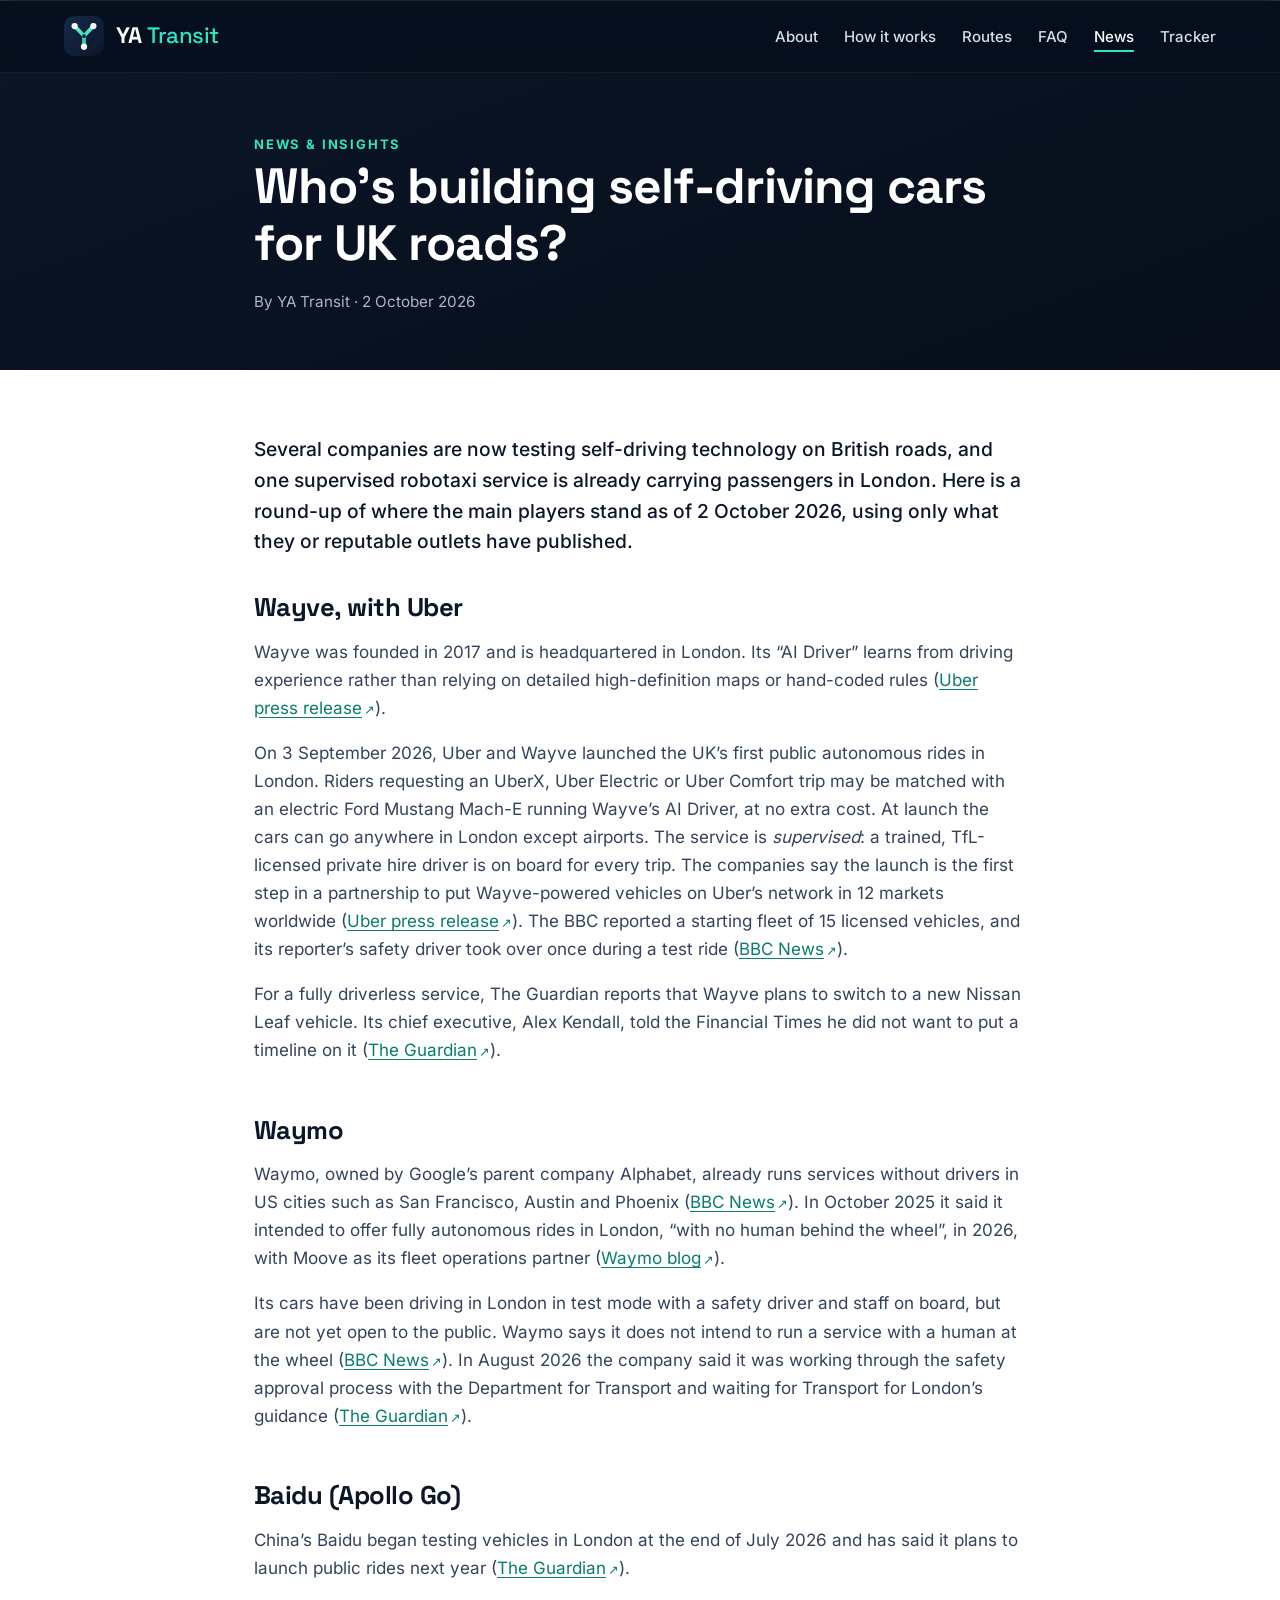
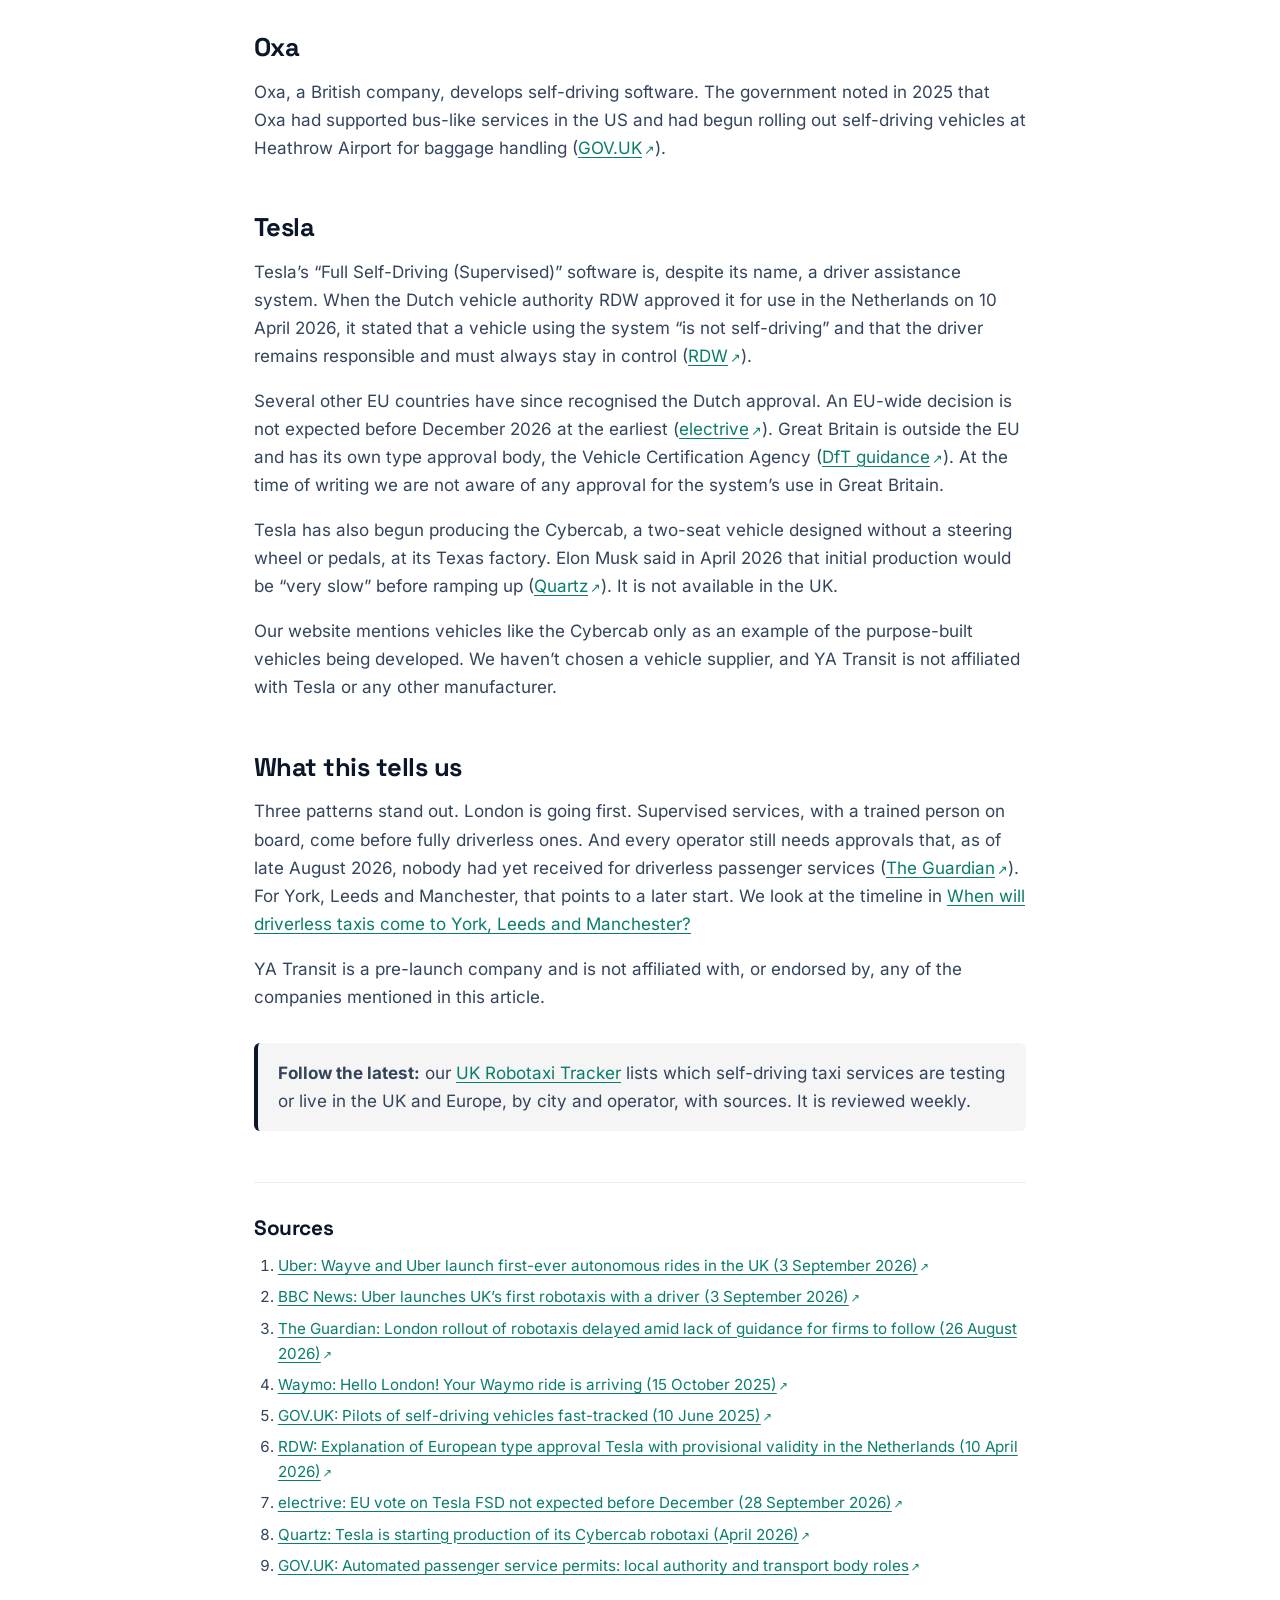
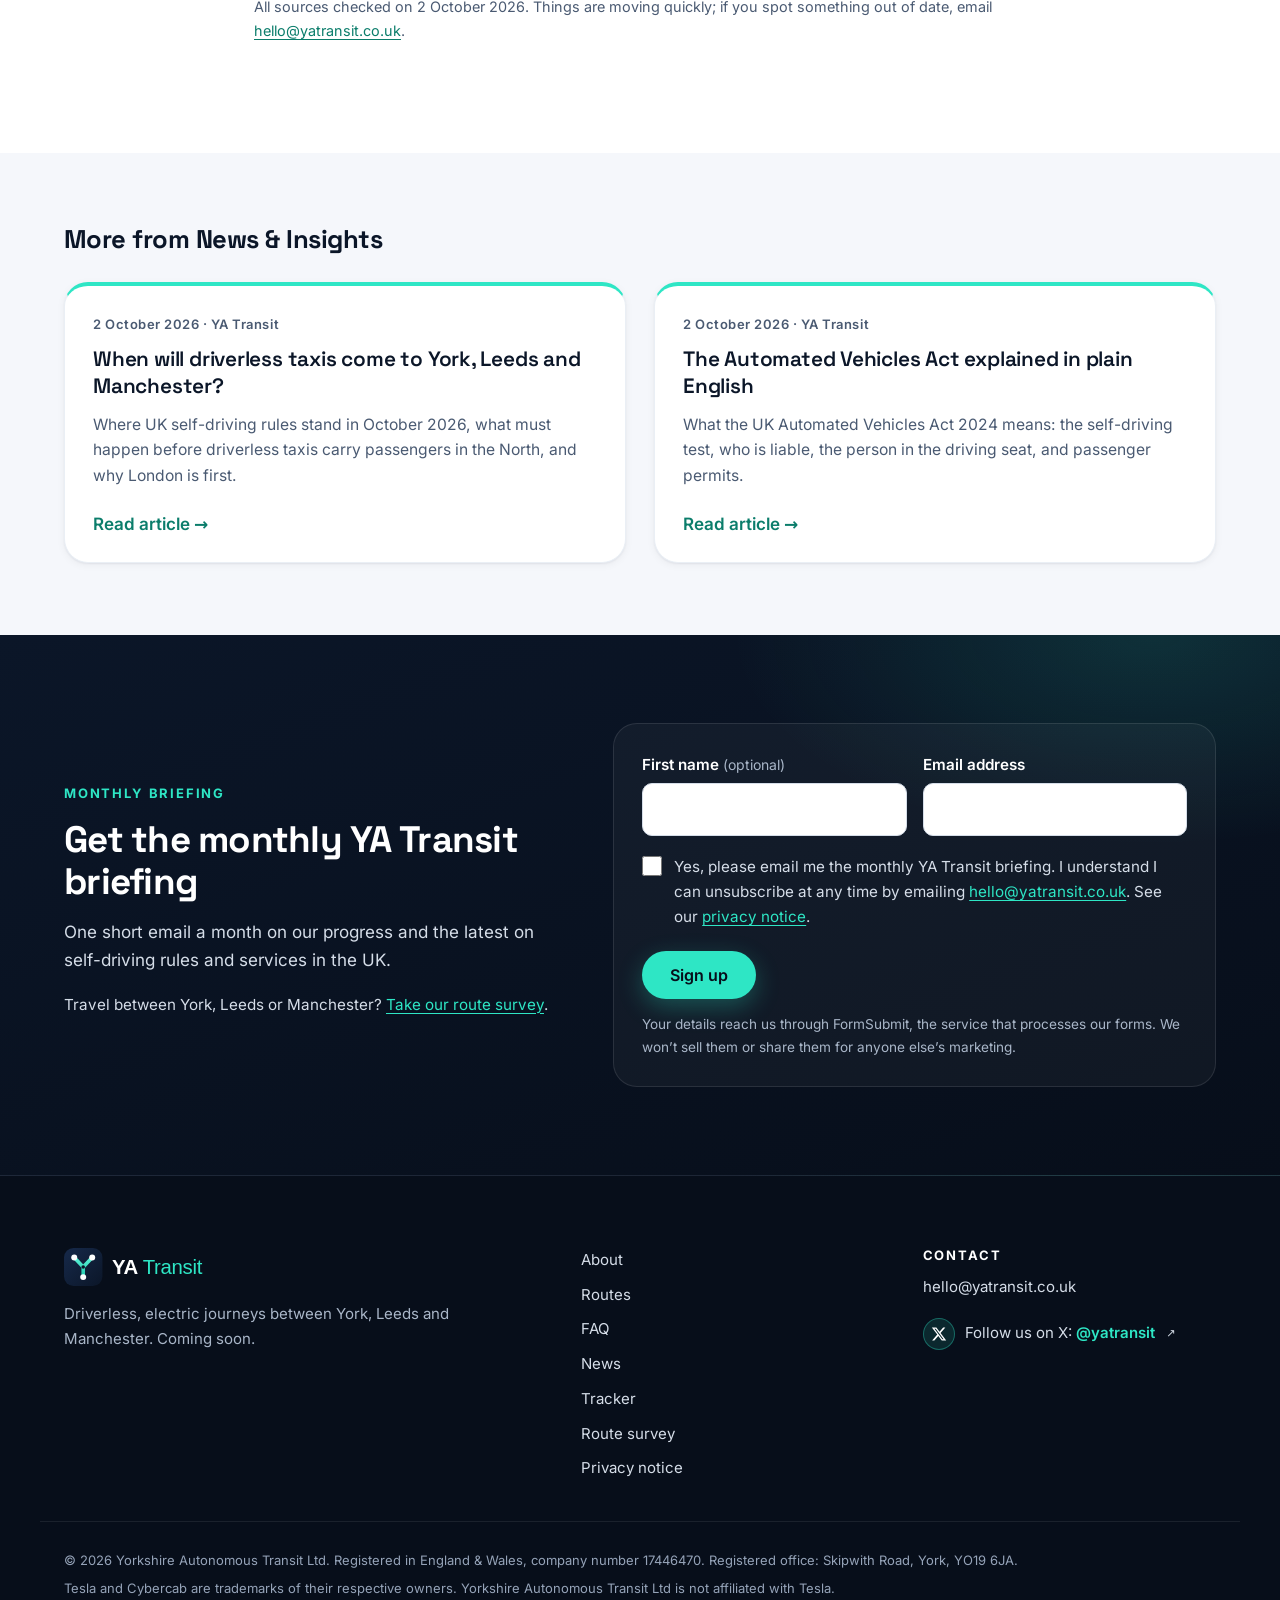
<file: news/who-is-building-self-driving-cars-uk.html>
<!DOCTYPE html>
<html lang="en-GB">
<head>
  <meta charset="utf-8">
  <meta name="viewport" content="width=device-width, initial-scale=1">
  <title>Who’s building self-driving cars for UK roads? | YA Transit</title>
  <meta name="description" content="Who is testing or planning self-driving vehicles in the UK as of October 2026, in plain English: Wayve and Uber, Waymo, Baidu, Oxa and Tesla.">
  <meta name="theme-color" content="#0B1628">
  <link rel="canonical" href="https://yatransit.co.uk/news/who-is-building-self-driving-cars-uk.html">

  <!-- Open Graph / social sharing -->
  <meta property="og:type" content="article">
  <meta property="og:site_name" content="YA Transit">
  <meta property="og:title" content="Who’s building self-driving cars for UK roads? | YA Transit">
  <meta property="og:description" content="Who is testing or planning self-driving vehicles in the UK as of October 2026, in plain English: Wayve and Uber, Waymo, Baidu, Oxa and Tesla.">
  <meta property="og:url" content="https://yatransit.co.uk/news/who-is-building-self-driving-cars-uk.html">
  <meta property="og:image" content="https://yatransit.co.uk/assets/og-image.jpg">
  <meta property="og:locale" content="en_GB">
  <meta name="twitter:card" content="summary_large_image">
  <meta name="twitter:site" content="@yatransit">

  <link rel="alternate" type="application/rss+xml" title="YA Transit News &amp; Insights" href="https://yatransit.co.uk/news/feed.xml">
  <link rel="icon" href="../favicon.svg" type="image/svg+xml">
  <link rel="icon" href="../favicon.ico" sizes="32x32">
  <link rel="apple-touch-icon" href="../assets/apple-touch-icon.png">
  <link rel="preload" href="../assets/fonts/inter-latin-var.woff2" as="font" type="font/woff2" crossorigin>
  <link rel="preload" href="../assets/fonts/space-grotesk-latin-var.woff2" as="font" type="font/woff2" crossorigin>
  <link rel="stylesheet" href="../css/styles.css">
  <script src="../js/main.js" defer></script>
  <meta property="article:published_time" content="2026-10-02">
  <script type="application/ld+json">
{
  "@context": "https://schema.org",
  "@type": "Article",
  "headline": "Who’s building self-driving cars for UK roads?",
  "description": "Who is testing or planning self-driving vehicles in the UK as of October 2026, in plain English: Wayve and Uber, Waymo, Baidu, Oxa and Tesla.",
  "datePublished": "2026-10-02",
  "dateModified": "2026-10-02",
  "author": {
    "@type": "Organization",
    "name": "YA Transit",
    "url": "https://yatransit.co.uk"
  },
  "publisher": {
    "@type": "Organization",
    "name": "YA Transit",
    "url": "https://yatransit.co.uk",
    "logo": {
      "@type": "ImageObject",
      "url": "https://yatransit.co.uk/assets/apple-touch-icon.png"
    }
  },
  "mainEntityOfPage": "https://yatransit.co.uk/news/who-is-building-self-driving-cars-uk.html",
  "image": "https://yatransit.co.uk/assets/og-image.jpg",
  "inLanguage": "en-GB"
}
  </script>
</head>
<body>
  <a class="skip-link" href="#main">Skip to main content</a>

  <header class="site-header">
    <div class="container header-inner">
      <a class="brand" href="../index.html" aria-label="YA Transit – home">
        <img src="../assets/logo-mark.svg" alt="YA Transit logo" width="40" height="40">
        <span class="brand-name">YA<span>Transit</span></span>
      </a>
      <button class="nav-toggle" type="button" aria-expanded="false" aria-controls="site-nav">
        <span class="nav-toggle-bar" aria-hidden="true"></span>
        <span class="visually-hidden">Menu</span>
      </button>
      <nav class="site-nav" id="site-nav" aria-label="Main">
        <ul>
          <li><a href="../index.html#about">About</a></li>
          <li><a href="../index.html#how-it-works">How it works</a></li>
          <li><a href="../index.html#routes">Routes</a></li>
          <li><a href="../index.html#faq">FAQ</a></li>
          <li><a href="../news/" aria-current="page">News</a></li>
          <li><a href="../tracker.html">Tracker</a></li>
        </ul>
      </nav>
    </div>
  </header>

  <main id="main">
    <article class="article" aria-labelledby="article-title">
      <header class="page-hero article-hero">
        <div class="container container-narrow">
          <p class="kicker kicker-light"><a href="./">News &amp; Insights</a></p>
          <h1 id="article-title">Who’s building self-driving cars for UK roads?</h1>
          <p class="article-meta">By YA Transit &middot; <time datetime="2026-10-02">2 October 2026</time></p>
        </div>
      </header>
      <div class="container container-narrow prose article-body">
        <p class="standfirst">Several companies are now testing self-driving technology on British roads, and one supervised robotaxi service is already carrying passengers in London. Here is a round-up of where the main players stand as of 2 October 2026, using only what they or reputable outlets have published.</p>

<h2>Wayve, with Uber</h2>
<p>Wayve was founded in 2017 and is headquartered in London. Its “AI Driver” learns from driving experience rather than relying on detailed high-definition maps or hand-coded rules (<a  href="https://investor.uber.com/news-events/news/press-release-details/2026/Wayve-and-Uber-Launch-First-Ever-Autonomous-Rides-in-the-UK-2026-VoFQI1WbQi/default.aspx" target="_blank" rel="noopener noreferrer">Uber press release<span class="visually-hidden ext-nt"> (opens in new tab)</span></a>).</p>
<p>On 3 September 2026, Uber and Wayve launched the UK’s first public autonomous rides in London. Riders requesting an UberX, Uber Electric or Uber Comfort trip may be matched with an electric Ford Mustang Mach-E running Wayve’s AI Driver, at no extra cost. At launch the cars can go anywhere in London except airports. The service is <em>supervised</em>: a trained, TfL-licensed private hire driver is on board for every trip. The companies say the launch is the first step in a partnership to put Wayve-powered vehicles on Uber’s network in 12 markets worldwide (<a  href="https://investor.uber.com/news-events/news/press-release-details/2026/Wayve-and-Uber-Launch-First-Ever-Autonomous-Rides-in-the-UK-2026-VoFQI1WbQi/default.aspx" target="_blank" rel="noopener noreferrer">Uber press release<span class="visually-hidden ext-nt"> (opens in new tab)</span></a>). The BBC reported a starting fleet of 15 licensed vehicles, and its reporter’s safety driver took over once during a test ride (<a  href="https://www.bbc.co.uk/news/articles/ce9e838jzpzo" target="_blank" rel="noopener noreferrer">BBC News<span class="visually-hidden ext-nt"> (opens in new tab)</span></a>).</p>
<p>For a fully driverless service, The Guardian reports that Wayve plans to switch to a new Nissan Leaf vehicle. Its chief executive, Alex Kendall, told the Financial Times he did not want to put a timeline on it (<a  href="https://www.theguardian.com/technology/2026/aug/26/london-rollout-robotaxis-delayed-uber-wayve" target="_blank" rel="noopener noreferrer">The Guardian<span class="visually-hidden ext-nt"> (opens in new tab)</span></a>).</p>

<h2>Waymo</h2>
<p>Waymo, owned by Google’s parent company Alphabet, already runs services without drivers in US cities such as San Francisco, Austin and Phoenix (<a  href="https://www.bbc.co.uk/news/articles/ce9e838jzpzo" target="_blank" rel="noopener noreferrer">BBC News<span class="visually-hidden ext-nt"> (opens in new tab)</span></a>). In October 2025 it said it intended to offer fully autonomous rides in London, “with no human behind the wheel”, in 2026, with Moove as its fleet operations partner (<a  href="https://waymo.com/blog/2025/10/hello-london-your-waymo-ride-is-arriving/" target="_blank" rel="noopener noreferrer">Waymo blog<span class="visually-hidden ext-nt"> (opens in new tab)</span></a>).</p>
<p>Its cars have been driving in London in test mode with a safety driver and staff on board, but are not yet open to the public. Waymo says it does not intend to run a service with a human at the wheel (<a  href="https://www.bbc.co.uk/news/articles/ce9e838jzpzo" target="_blank" rel="noopener noreferrer">BBC News<span class="visually-hidden ext-nt"> (opens in new tab)</span></a>). In August 2026 the company said it was working through the safety approval process with the Department for Transport and waiting for Transport for London’s guidance (<a  href="https://www.theguardian.com/technology/2026/aug/26/london-rollout-robotaxis-delayed-uber-wayve" target="_blank" rel="noopener noreferrer">The Guardian<span class="visually-hidden ext-nt"> (opens in new tab)</span></a>).</p>

<h2>Baidu (Apollo Go)</h2>
<p>China’s Baidu began testing vehicles in London at the end of July 2026 and has said it plans to launch public rides next year (<a  href="https://www.theguardian.com/technology/2026/aug/26/london-rollout-robotaxis-delayed-uber-wayve" target="_blank" rel="noopener noreferrer">The Guardian<span class="visually-hidden ext-nt"> (opens in new tab)</span></a>).</p>

<h2>Oxa</h2>
<p>Oxa, a British company, develops self-driving software. The government noted in 2025 that Oxa had supported bus-like services in the US and had begun rolling out self-driving vehicles at Heathrow Airport for baggage handling (<a  href="https://www.gov.uk/government/news/driving-innovation-38000-jobs-on-the-horizon-as-pilots-of-self-driving-vehicles-fast-tracked" target="_blank" rel="noopener noreferrer">GOV.UK<span class="visually-hidden ext-nt"> (opens in new tab)</span></a>).</p>

<h2>Tesla</h2>
<p>Tesla’s “Full Self-Driving (Supervised)” software is, despite its name, a driver assistance system. When the Dutch vehicle authority RDW approved it for use in the Netherlands on 10 April 2026, it stated that a vehicle using the system “is not self-driving” and that the driver remains responsible and must always stay in control (<a  href="https://www.rdw.nl/en/news/2026/rdw-explanation-of-european-type-approval-tesla-with-provisional-validity-in-the-netherlands" target="_blank" rel="noopener noreferrer">RDW<span class="visually-hidden ext-nt"> (opens in new tab)</span></a>).</p>
<p>Several other EU countries have since recognised the Dutch approval. An EU-wide decision is not expected before December 2026 at the earliest (<a  href="https://www.electrive.com/2026/09/28/eu-vote-on-tesla-fsd-not-expected-before-december/" target="_blank" rel="noopener noreferrer">electrive<span class="visually-hidden ext-nt"> (opens in new tab)</span></a>). Great Britain is outside the EU and has its own type approval body, the Vehicle Certification Agency (<a  href="https://www.gov.uk/government/publications/automated-passenger-service-permits-local-authority-and-transport-body-roles/automated-passenger-service-permits-local-authority-and-transport-body-roles" target="_blank" rel="noopener noreferrer">DfT guidance<span class="visually-hidden ext-nt"> (opens in new tab)</span></a>). At the time of writing we are not aware of any approval for the system’s use in Great Britain.</p>
<p>Tesla has also begun producing the Cybercab, a two-seat vehicle designed without a steering wheel or pedals, at its Texas factory. Elon Musk said in April 2026 that initial production would be “very slow” before ramping up (<a  href="https://qz.com/tesla-cybercab-robotaxi-production-giga-texas-042426" target="_blank" rel="noopener noreferrer">Quartz<span class="visually-hidden ext-nt"> (opens in new tab)</span></a>). It is not available in the UK.</p>
<p>Our website mentions vehicles like the Cybercab only as an example of the purpose-built vehicles being developed. We haven’t chosen a vehicle supplier, and YA Transit is not affiliated with Tesla or any other manufacturer.</p>

<h2>What this tells us</h2>
<p>Three patterns stand out. London is going first. Supervised services, with a trained person on board, come before fully driverless ones. And every operator still needs approvals that, as of late August 2026, nobody had yet received for driverless passenger services (<a  href="https://www.theguardian.com/technology/2026/aug/26/london-rollout-robotaxis-delayed-uber-wayve" target="_blank" rel="noopener noreferrer">The Guardian<span class="visually-hidden ext-nt"> (opens in new tab)</span></a>). For York, Leeds and Manchester, that points to a later start. We look at the timeline in <a href="driverless-taxis-york-leeds-manchester.html">When will driverless taxis come to York, Leeds and Manchester?</a></p>
<p class="article-note">YA Transit is a pre-launch company and is not affiliated with, or endorsed by, any of the companies mentioned in this article.</p>

        <aside class="callout tracker-link" aria-label="Robotaxi tracker">
          <p><strong>Follow the latest:</strong> our <a href="../tracker.html">UK Robotaxi Tracker</a> lists which self-driving taxi services are testing or live in the UK and Europe, by city and operator, with sources. It is reviewed weekly.</p>
        </aside>
        <section class="sources" aria-labelledby="sources-title">
          <h2 id="sources-title">Sources</h2>
          <ol>
            <li><a  href="https://investor.uber.com/news-events/news/press-release-details/2026/Wayve-and-Uber-Launch-First-Ever-Autonomous-Rides-in-the-UK-2026-VoFQI1WbQi/default.aspx" target="_blank" rel="noopener noreferrer">Uber: Wayve and Uber launch first-ever autonomous rides in the UK (3 September 2026)<span class="visually-hidden ext-nt"> (opens in new tab)</span></a></li>
            <li><a  href="https://www.bbc.co.uk/news/articles/ce9e838jzpzo" target="_blank" rel="noopener noreferrer">BBC News: Uber launches UK’s first robotaxis with a driver (3 September 2026)<span class="visually-hidden ext-nt"> (opens in new tab)</span></a></li>
            <li><a  href="https://www.theguardian.com/technology/2026/aug/26/london-rollout-robotaxis-delayed-uber-wayve" target="_blank" rel="noopener noreferrer">The Guardian: London rollout of robotaxis delayed amid lack of guidance for firms to follow (26 August 2026)<span class="visually-hidden ext-nt"> (opens in new tab)</span></a></li>
            <li><a  href="https://waymo.com/blog/2025/10/hello-london-your-waymo-ride-is-arriving/" target="_blank" rel="noopener noreferrer">Waymo: Hello London! Your Waymo ride is arriving (15 October 2025)<span class="visually-hidden ext-nt"> (opens in new tab)</span></a></li>
            <li><a  href="https://www.gov.uk/government/news/driving-innovation-38000-jobs-on-the-horizon-as-pilots-of-self-driving-vehicles-fast-tracked" target="_blank" rel="noopener noreferrer">GOV.UK: Pilots of self-driving vehicles fast-tracked (10 June 2025)<span class="visually-hidden ext-nt"> (opens in new tab)</span></a></li>
            <li><a  href="https://www.rdw.nl/en/news/2026/rdw-explanation-of-european-type-approval-tesla-with-provisional-validity-in-the-netherlands" target="_blank" rel="noopener noreferrer">RDW: Explanation of European type approval Tesla with provisional validity in the Netherlands (10 April 2026)<span class="visually-hidden ext-nt"> (opens in new tab)</span></a></li>
            <li><a  href="https://www.electrive.com/2026/09/28/eu-vote-on-tesla-fsd-not-expected-before-december/" target="_blank" rel="noopener noreferrer">electrive: EU vote on Tesla FSD not expected before December (28 September 2026)<span class="visually-hidden ext-nt"> (opens in new tab)</span></a></li>
            <li><a  href="https://qz.com/tesla-cybercab-robotaxi-production-giga-texas-042426" target="_blank" rel="noopener noreferrer">Quartz: Tesla is starting production of its Cybercab robotaxi (April 2026)<span class="visually-hidden ext-nt"> (opens in new tab)</span></a></li>
            <li><a  href="https://www.gov.uk/government/publications/automated-passenger-service-permits-local-authority-and-transport-body-roles/automated-passenger-service-permits-local-authority-and-transport-body-roles" target="_blank" rel="noopener noreferrer">GOV.UK: Automated passenger service permits: local authority and transport body roles<span class="visually-hidden ext-nt"> (opens in new tab)</span></a></li>
          </ol>
          <p class="sources-note">All sources checked on 2 October 2026. Things are moving quickly; if you spot something out of date, email <a href="mailto:hello@yatransit.co.uk">hello@yatransit.co.uk</a>.</p>
        </section>
      </div>
    </article>

    <section class="section section-light more-news" aria-labelledby="more-title">
      <div class="container">
        <h2 id="more-title" class="more-title">More from News &amp; Insights</h2>
        <div class="news-grid news-grid-2">
        <article class="news-card">
          <p class="news-meta"><time datetime="2026-10-02">2 October 2026</time> &middot; YA Transit</p>
          <h3 class="news-title"><a href="driverless-taxis-york-leeds-manchester.html">When will driverless taxis come to York, Leeds and Manchester?</a></h3>
          <p class="news-excerpt">Where UK self-driving rules stand in October 2026, what must happen before driverless taxis carry passengers in the North, and why London is first.</p>
          <a class="news-more" href="driverless-taxis-york-leeds-manchester.html" aria-hidden="true" tabindex="-1">Read article <span aria-hidden="true">&rarr;</span></a>
        </article>
        <article class="news-card">
          <p class="news-meta"><time datetime="2026-10-02">2 October 2026</time> &middot; YA Transit</p>
          <h3 class="news-title"><a href="automated-vehicles-act-explained.html">The Automated Vehicles Act explained in plain English</a></h3>
          <p class="news-excerpt">What the UK Automated Vehicles Act 2024 means: the self-driving test, who is liable, the person in the driving seat, and passenger permits.</p>
          <a class="news-more" href="automated-vehicles-act-explained.html" aria-hidden="true" tabindex="-1">Read article <span aria-hidden="true">&rarr;</span></a>
        </article>
        </div>
      </div>
    </section>

    <section class="section briefing" id="briefing" aria-labelledby="briefing-title">
      <div class="container briefing-inner">
        <div class="briefing-copy">
          <p class="kicker kicker-light">Monthly briefing</p>
          <h2 id="briefing-title">Get the monthly YA Transit briefing</h2>
          <p>One short email a month on our progress and the latest on self-driving rules and services in the UK.</p>
          <p class="briefing-survey">Travel between York, Leeds or Manchester? <a href="../survey.html">Take our route survey</a>.</p>
        </div>
        <form class="yat-form briefing-form" action="https://formsubmit.co/7b9ac021329bbe6ac2b7830b0eee257e" method="POST" data-yat-form>
          <input type="hidden" name="_subject" value="YA Transit: new monthly briefing sign-up">
          <input type="hidden" name="_next" value="https://yatransit.co.uk/thanks.html?form=briefing">
          <input type="hidden" name="_captcha" value="false">
          <input type="hidden" name="_template" value="table">
          <input type="hidden" name="Form" value="Monthly briefing sign-up">
          <input type="hidden" name="Page" value="/news/who-is-building-self-driving-cars-uk.html">
          <div class="hp-field" aria-hidden="true"><label for="briefing-hp">Leave this field empty</label><input type="text" id="briefing-hp" name="_honey" tabindex="-1" autocomplete="off"></div>
          <div class="form-row">
            <div class="field">
              <label for="briefing-name">First name <span class="optional">(optional)</span></label>
              <input id="briefing-name" name="First name" type="text" autocomplete="given-name" maxlength="80">
            </div>
            <div class="field">
              <label for="briefing-email">Email address</label>
              <input id="briefing-email" name="email" type="email" autocomplete="email" inputmode="email" required maxlength="200">
            </div>
          </div>
          <div class="field">
            <label class="check">
              <input type="checkbox" name="Consent to monthly briefing" value="Yes: ticked the box agreeing to receive the monthly YA Transit briefing by email" required>
              <span>Yes, please email me the monthly YA Transit briefing. I understand I can unsubscribe at any time by emailing <a href="mailto:hello@yatransit.co.uk">hello@yatransit.co.uk</a>. See our <a href="../privacy.html#briefing-data">privacy notice</a>.</span>
            </label>
          </div>
          <button class="btn btn-primary" type="submit">Sign up</button>
          <p class="form-note">Your details reach us through FormSubmit, the service that processes our forms. We won’t sell them or share them for anyone else’s marketing.</p>
        </form>
      </div>
    </section>

  </main>

  <footer class="site-footer">
    <div class="container footer-inner">
      <div class="footer-brand">
        <img src="../assets/logo-light.svg" alt="YA Transit" width="180" height="38">
        <p>Driverless, electric journeys between York, Leeds and Manchester. Coming soon.</p>
      </div>
      <nav class="footer-nav" aria-label="Footer">
        <ul>
          <li><a href="../index.html#about">About</a></li>
          <li><a href="../index.html#routes">Routes</a></li>
          <li><a href="../index.html#faq">FAQ</a></li>
          <li><a href="../news/" aria-current="page">News</a></li>
          <li><a href="../tracker.html">Tracker</a></li>
          <li><a href="../survey.html">Route survey</a></li>
          <li><a href="../privacy.html">Privacy notice</a></li>
        </ul>
      </nav>
      <div class="footer-contact">
        <h2 class="footer-heading">Contact</h2>
        <p><a href="mailto:hello@yatransit.co.uk">hello@yatransit.co.uk</a></p>
        <p class="footer-social"><a class="x-link"  href="https://x.com/yatransit" target="_blank" rel="noopener noreferrer"><span class="x-badge"><svg class="x-logo" viewBox="0 0 24 24" width="16" height="16" aria-hidden="true" focusable="false"><path fill="currentColor" d="M18.244 2.25h3.308l-7.227 8.26 8.502 11.24H16.17l-5.214-6.817L4.99 21.75H1.68l7.73-8.835L1.254 2.25H8.08l4.713 6.231zm-1.161 17.52h1.833L7.084 4.126H5.117z"/></svg></span><span>Follow us on X: <strong>@yatransit</strong></span><span class="visually-hidden"> (opens in a new tab)</span><span class="visually-hidden ext-nt"> (opens in new tab)</span></a></p>
      </div>
    </div>
    <div class="container footer-legal">
      <p>&copy; <span data-year>2026</span> Yorkshire Autonomous Transit Ltd. Registered in England &amp; Wales, company number 17446470. Registered office: Skipwith Road, York, YO19 6JA.</p>
      <p>Tesla and Cybercab are trademarks of their respective owners. Yorkshire Autonomous Transit Ltd is not affiliated with Tesla.</p>
    </div>
  </footer>
</body>
</html>
</file>
<file: css/styles.css>
/* =========================================================
   YA Transit – main stylesheet
   Plain CSS, no build step. Fonts are self-hosted (SIL OFL).
   ========================================================= */

@font-face {
  font-family: "Inter";
  src: url("../assets/fonts/inter-latin-var.woff2") format("woff2");
  font-weight: 400 700;
  font-style: normal;
  font-display: swap;
}
@font-face {
  font-family: "Space Grotesk";
  src: url("../assets/fonts/space-grotesk-latin-var.woff2") format("woff2");
  font-weight: 500 700;
  font-style: normal;
  font-display: swap;
}

:root {
  --navy-950: #070E1A;
  --navy-900: #0B1628;
  --navy-800: #102039;
  --navy-700: #1B2D4A;
  --slate-600: #4A5A72;
  --slate-500: #5B6B82;
  --slate-300: #A9B6C8;
  --slate-200: #D5DDE8;
  --slate-100: #EAEFF5;
  --off-white: #F5F7FB;
  --white: #FFFFFF;
  --teal: #2EE6C5;
  --teal-bright: #6FF2DB;
  --teal-dark: #0B7D6B;   /* teal for text on light backgrounds (AA contrast) */
  --rose: #FF6F8E;

  --font-body: "Inter", system-ui, -apple-system, "Segoe UI", Roboto, Arial, sans-serif;
  --font-display: "Space Grotesk", "Inter", system-ui, sans-serif;

  --radius-sm: 10px;
  --radius: 16px;
  --radius-lg: 24px;
  --shadow-sm: 0 1px 2px rgba(11, 22, 40, 0.06), 0 2px 8px rgba(11, 22, 40, 0.05);
  --shadow: 0 10px 30px rgba(11, 22, 40, 0.08), 0 2px 6px rgba(11, 22, 40, 0.05);
  --shadow-lg: 0 30px 80px rgba(0, 0, 0, 0.35);
  --header-h: 72px;
}

/* ---------- Reset & base ---------- */
*, *::before, *::after { box-sizing: border-box; }
html { scroll-behavior: smooth; -webkit-text-size-adjust: 100%; }
body {
  margin: 0;
  font-family: var(--font-body);
  font-size: 1.0625rem;
  line-height: 1.65;
  color: var(--navy-900);
  background: var(--white);
  -webkit-font-smoothing: antialiased;
  text-rendering: optimizeLegibility;
}
img, svg { display: block; max-width: 100%; }
h1, h2, h3 {
  font-family: var(--font-display);
  line-height: 1.15;
  letter-spacing: -0.02em;
  margin: 0 0 0.6em;
}
h1 { font-size: clamp(2.3rem, 5.2vw, 4rem); font-weight: 700; }
h2 { font-size: clamp(1.9rem, 3.6vw, 2.75rem); font-weight: 700; }
h3 { font-size: 1.25rem; font-weight: 600; letter-spacing: -0.01em; }
p { margin: 0 0 1em; }
a { color: var(--teal-dark); text-underline-offset: 3px; }
a:hover { text-decoration-thickness: 2px; }
ul, ol { padding: 0; margin: 0; list-style: none; }
figure { margin: 0; }
section[id] { scroll-margin-top: calc(var(--header-h) + 8px); }

:focus-visible {
  outline: 3px solid var(--teal);
  outline-offset: 3px;
  border-radius: 6px;
}

.visually-hidden {
  position: absolute !important;
  width: 1px; height: 1px;
  padding: 0; margin: -1px;
  overflow: hidden; clip: rect(0 0 0 0);
  white-space: nowrap; border: 0;
}
.skip-link {
  position: absolute;
  left: 16px; top: -100px;
  z-index: 100;
  background: var(--teal);
  color: var(--navy-950);
  padding: 10px 16px;
  border-radius: var(--radius-sm);
  font-weight: 600;
  text-decoration: none;
}
.skip-link:focus { top: 12px; }

.container { width: 100%; max-width: 1200px; margin: 0 auto; padding: 0 24px; }
.container-narrow { max-width: 820px; }

/* ---------- Buttons ---------- */
.btn {
  display: inline-flex;
  align-items: center;
  justify-content: center;
  gap: 8px;
  min-height: 48px;
  padding: 12px 26px;
  border-radius: 999px;
  border: 2px solid transparent;
  font-family: var(--font-body);
  font-size: 1rem;
  font-weight: 600;
  text-decoration: none;
  cursor: pointer;
  transition: transform 0.15s ease, background-color 0.2s ease, box-shadow 0.2s ease, border-color 0.2s ease;
}
.btn:hover { transform: translateY(-1px); }
.btn-primary {
  background: var(--teal);
  color: var(--navy-950);
  box-shadow: 0 8px 24px rgba(46, 230, 197, 0.28);
}
.btn-primary:hover { background: var(--teal-bright); box-shadow: 0 10px 30px rgba(46, 230, 197, 0.38); }
.btn-ghost {
  color: var(--white);
  border-color: rgba(255, 255, 255, 0.28);
  background: rgba(255, 255, 255, 0.04);
}
.btn-ghost:hover { border-color: var(--white); background: rgba(255, 255, 255, 0.08); }
.btn-sm { min-height: 40px; padding: 8px 18px; font-size: 0.9375rem; }

/* ---------- Header ---------- */
.site-header {
  position: sticky;
  top: 0;
  z-index: 50;
  background: rgba(7, 14, 26, 0.82);
  backdrop-filter: saturate(160%) blur(14px);
  -webkit-backdrop-filter: saturate(160%) blur(14px);
  border-bottom: 1px solid rgba(255, 255, 255, 0.06);
}
.header-inner {
  display: flex;
  align-items: center;
  justify-content: space-between;
  height: var(--header-h);
}
.brand {
  display: inline-flex;
  align-items: center;
  gap: 12px;
  color: var(--white);
  text-decoration: none;
}
.brand-name {
  font-family: var(--font-display);
  font-weight: 700;
  font-size: 1.4rem;
  letter-spacing: -0.02em;
}
.brand-name span { font-weight: 500; color: var(--teal); margin-left: 6px; }

.site-nav { display: flex; align-items: center; gap: 28px; }
.site-nav ul { display: flex; gap: 26px; }
.site-nav ul a {
  color: var(--slate-200);
  text-decoration: none;
  font-size: 0.9375rem;
  font-weight: 500;
  padding: 6px 0;
  position: relative;
}
.site-nav ul a::after {
  content: "";
  position: absolute; left: 0; right: 0; bottom: 0;
  height: 2px; background: var(--teal);
  transform: scaleX(0); transform-origin: left;
  transition: transform 0.2s ease;
}
.site-nav ul a:hover { color: var(--white); }
.site-nav ul a:hover::after { transform: scaleX(1); }

.nav-toggle {
  display: none;
  width: 44px; height: 44px;
  border: 1px solid rgba(255, 255, 255, 0.2);
  border-radius: 12px;
  background: transparent;
  cursor: pointer;
  position: relative;
}
.nav-toggle-bar,
.nav-toggle-bar::before,
.nav-toggle-bar::after {
  position: absolute;
  left: 50%;
  width: 20px; height: 2px;
  background: var(--white);
  border-radius: 2px;
  transition: transform 0.2s ease, opacity 0.2s ease;
}
.nav-toggle-bar { top: 50%; transform: translate(-50%, -50%); }
.nav-toggle-bar::before, .nav-toggle-bar::after { content: ""; transform: translateX(-50%); }
.nav-toggle-bar::before { top: -6px; }
.nav-toggle-bar::after { top: 6px; }
.nav-toggle[aria-expanded="true"] .nav-toggle-bar { background: transparent; }
.nav-toggle[aria-expanded="true"] .nav-toggle-bar::before { transform: translateX(-50%) translateY(6px) rotate(45deg); }
.nav-toggle[aria-expanded="true"] .nav-toggle-bar::after { transform: translateX(-50%) translateY(-6px) rotate(-45deg); }

/* ---------- Hero ---------- */
.hero {
  position: relative;
  overflow: hidden;
  color: var(--white);
  background: var(--navy-950);
  margin-top: calc(var(--header-h) * -1);
  padding: calc(var(--header-h) + 72px) 0 96px;
}
.hero-bg {
  position: absolute; inset: 0;
  background:
    radial-gradient(900px 520px at 78% 30%, rgba(46, 230, 197, 0.16), transparent 60%),
    radial-gradient(700px 500px at 10% 90%, rgba(255, 111, 142, 0.08), transparent 60%),
    linear-gradient(180deg, #070E1A 0%, #0B1628 60%, #0E1C33 100%);
}
.hero-bg::after {
  content: "";
  position: absolute; inset: 0;
  background-image:
    linear-gradient(rgba(255, 255, 255, 0.035) 1px, transparent 1px),
    linear-gradient(90deg, rgba(255, 255, 255, 0.035) 1px, transparent 1px);
  background-size: 56px 56px;
  mask-image: radial-gradient(ellipse at 70% 40%, #000 20%, transparent 70%);
  -webkit-mask-image: radial-gradient(ellipse at 70% 40%, #000 20%, transparent 70%);
}
.hero-inner {
  position: relative;
  display: grid;
  grid-template-columns: 1.15fr 0.85fr;
  gap: 64px;
  align-items: center;
}
.eyebrow {
  display: inline-flex;
  align-items: center;
  gap: 10px;
  padding: 6px 14px;
  border: 1px solid rgba(46, 230, 197, 0.35);
  border-radius: 999px;
  background: rgba(46, 230, 197, 0.08);
  color: var(--teal-bright);
  font-size: 0.875rem;
  font-weight: 600;
  letter-spacing: 0.02em;
  margin-bottom: 24px;
}
.pulse {
  width: 8px; height: 8px; border-radius: 50%;
  background: var(--teal);
  box-shadow: 0 0 0 0 rgba(46, 230, 197, 0.6);
  animation: pulse 2.2s infinite;
}
@keyframes pulse {
  0% { box-shadow: 0 0 0 0 rgba(46, 230, 197, 0.55); }
  70% { box-shadow: 0 0 0 10px rgba(46, 230, 197, 0); }
  100% { box-shadow: 0 0 0 0 rgba(46, 230, 197, 0); }
}
.hero h1 { margin-bottom: 24px; }
.accent {
  color: var(--teal);
  background: linear-gradient(90deg, var(--teal) 0%, var(--teal-bright) 100%);
  -webkit-background-clip: text;
  background-clip: text;
  -webkit-text-fill-color: transparent;
}
.lead { font-size: clamp(1.1rem, 1.6vw, 1.25rem); color: var(--slate-200); max-width: 36em; margin-bottom: 36px; }
.hero-actions { display: flex; flex-wrap: wrap; gap: 14px; margin-bottom: 40px; }
.hero-points { display: flex; flex-wrap: wrap; gap: 12px 28px; color: var(--slate-300); font-size: 0.9375rem; }
.hero-points li { display: inline-flex; align-items: center; gap: 10px; }
.hero-points li::before {
  content: "";
  width: 18px; height: 18px;
  border-radius: 50%;
  background: rgba(46, 230, 197, 0.15) url("data:image/svg+xml,%3Csvg xmlns='http://www.w3.org/2000/svg' viewBox='0 0 18 18'%3E%3Cpath d='M5 9.3l2.6 2.6L13 6.5' fill='none' stroke='%232EE6C5' stroke-width='2' stroke-linecap='round' stroke-linejoin='round'/%3E%3C/svg%3E") center/18px no-repeat;
}

/* Phone concept */
.hero-visual { display: flex; flex-direction: column; align-items: center; }
.phone {
  position: relative;
  width: 100%;
  max-width: 330px;
  border-radius: 44px;
  padding: 12px;
  background: linear-gradient(160deg, #26395A, #0B1628 60%);
  box-shadow: var(--shadow-lg), inset 0 0 0 1px rgba(255, 255, 255, 0.08);
  transform: rotate(2deg);
}
.phone::before {
  content: "";
  position: absolute; inset: -40px;
  background: radial-gradient(closest-side, rgba(46, 230, 197, 0.22), transparent);
  z-index: -1;
}
.phone-notch {
  position: absolute; top: 22px; left: 50%;
  width: 90px; height: 24px;
  transform: translateX(-50%);
  background: #050A13;
  border-radius: 999px;
  z-index: 2;
}
.phone-map { border-radius: 34px 34px 0 0; overflow: hidden; height: 240px; }
.phone-map svg { width: 100%; height: 100%; }
.phone-body {
  background: #0F1D33;
  border-radius: 0 0 34px 34px;
  padding: 22px 22px 24px;
  border-top: 1px solid rgba(255, 255, 255, 0.06);
}
.phone-label { font-size: 0.75rem; text-transform: uppercase; letter-spacing: 0.12em; color: var(--slate-300); margin: 0 0 4px; }
.phone-trip { font-family: var(--font-display); font-size: 1.6rem; font-weight: 700; margin: 0 0 14px; }
.phone-trip span { color: var(--teal); }
.phone-status {
  display: flex; align-items: center; gap: 10px;
  background: rgba(46, 230, 197, 0.1);
  border: 1px solid rgba(46, 230, 197, 0.25);
  color: var(--teal-bright);
  border-radius: 12px;
  padding: 10px 12px;
  font-size: 0.9rem; font-weight: 500;
  margin-bottom: 14px;
}
.status-dot { width: 8px; height: 8px; border-radius: 50%; background: var(--teal); animation: pulse 2.2s infinite; }
.phone-tags { display: flex; flex-wrap: wrap; gap: 8px; margin-bottom: 18px; }
.phone-tags span {
  font-size: 0.78rem; color: var(--slate-200);
  padding: 4px 10px; border-radius: 999px;
  background: rgba(255, 255, 255, 0.06);
  border: 1px solid rgba(255, 255, 255, 0.08);
}
.phone-btn {
  text-align: center;
  background: var(--teal);
  color: var(--navy-950);
  font-weight: 700;
  border-radius: 14px;
  padding: 12px;
  font-size: 0.95rem;
}
.concept-note { margin: 22px 0 0; font-size: 0.8rem; color: var(--slate-300); letter-spacing: 0.04em; }

/* ---------- Sections ---------- */
.section { padding: 112px 0; }
.section-light { background: var(--off-white); }
.section-white { background: var(--white); }
.section-dark {
  background:
    radial-gradient(800px 400px at 90% 10%, rgba(46, 230, 197, 0.10), transparent 60%),
    var(--navy-900);
  color: var(--white);
}
.section-dark p { color: var(--slate-200); }
.section-head { max-width: 720px; margin: 0 auto 56px; text-align: center; }
.section-head p:last-child { color: var(--slate-600); font-size: 1.125rem; }
.kicker {
  display: inline-block;
  font-size: 0.8125rem;
  font-weight: 700;
  letter-spacing: 0.14em;
  text-transform: uppercase;
  color: var(--teal-dark);
  margin-bottom: 14px;
}
.kicker.kicker-light { color: var(--teal); }

.split { display: grid; grid-template-columns: 1fr 1fr; gap: 72px; align-items: center; }
.split > div > p:not(.kicker) { color: var(--slate-600); }
.section-dark .split > div > p:not(.kicker) { color: var(--slate-200); }

/* About */
.mission {
  display: flex; gap: 18px;
  margin-top: 32px;
  padding: 24px;
  background: var(--white);
  border: 1px solid var(--slate-100);
  border-left: 4px solid var(--teal);
  border-radius: var(--radius);
  box-shadow: var(--shadow-sm);
}
.mission h3 { margin-bottom: 6px; }
.mission p { margin: 0; color: var(--slate-600); }
.rose { flex: 0 0 44px; width: 44px; height: 44px; color: var(--teal-dark); }
.vehicle-card {
  position: relative;
  padding: 48px 32px 28px;
  border-radius: var(--radius-lg);
  background:
    radial-gradient(500px 260px at 50% 110%, rgba(46, 230, 197, 0.25), transparent 70%),
    linear-gradient(160deg, var(--navy-800), var(--navy-950));
  box-shadow: var(--shadow);
  overflow: hidden;
}
.vehicle-card::before {
  content: "";
  position: absolute; left: 0; right: 0; top: 64%;
  height: 1px;
  background: linear-gradient(90deg, transparent, rgba(255, 255, 255, 0.18), transparent);
}
.vehicle { width: 100%; height: auto; position: relative; }
.vehicle-card figcaption {
  margin-top: 20px;
  font-size: 0.875rem;
  color: var(--slate-300);
  text-align: center;
}

/* Steps */
.steps { display: grid; grid-template-columns: repeat(3, 1fr); gap: 28px; counter-reset: step; }
.step {
  position: relative;
  padding: 36px 32px;
  border-radius: var(--radius-lg);
  background: var(--off-white);
  border: 1px solid var(--slate-100);
  transition: transform 0.2s ease, box-shadow 0.2s ease;
}
.step:hover { transform: translateY(-4px); box-shadow: var(--shadow); }
.step:not(:last-child)::after {
  content: "";
  position: absolute;
  top: 66px; right: -22px;
  width: 16px; height: 16px;
  border-top: 2px solid var(--teal-dark);
  border-right: 2px solid var(--teal-dark);
  transform: rotate(45deg);
  opacity: 0.5;
}
.step-icon, .card-icon {
  width: 60px; height: 60px;
  display: grid; place-items: center;
  border-radius: 16px;
  background: var(--navy-900);
  color: var(--teal);
  margin-bottom: 22px;
}
.step-icon svg, .card-icon svg { width: 30px; height: 30px; }
.step-num {
  display: block;
  font-size: 0.8125rem; font-weight: 700;
  letter-spacing: 0.12em; text-transform: uppercase;
  color: var(--teal-dark);
  margin-bottom: 6px;
}
.step h3 { font-size: 1.5rem; }
.step p { color: var(--slate-600); margin: 0; }

/* Routes */
.split-routes { grid-template-columns: 0.9fr 1.1fr; }
.city-list { margin: 32px 0 24px; display: grid; gap: 4px; position: relative; }
.city-list li { display: flex; gap: 18px; padding: 14px 0; position: relative; }
.city-list li:not(:last-child)::before {
  content: "";
  position: absolute; left: 7px; top: 34px; bottom: -18px;
  width: 2px;
  background: linear-gradient(var(--teal), rgba(46, 230, 197, 0.2));
}
.city-dot {
  flex: 0 0 16px; height: 16px; margin-top: 6px;
  border-radius: 50%;
  border: 3px solid var(--teal);
  background: var(--navy-900);
  position: relative; z-index: 1;
}
.city-list h3 { margin: 0 0 2px; font-size: 1.2rem; }
.city-list p { margin: 0; font-size: 0.975rem; }
.section-dark .split > div > p.small-print { font-size: 0.875rem; color: var(--slate-300); }
.route-diagram svg {
  width: 100%; height: auto;
  border-radius: var(--radius-lg);
  box-shadow: var(--shadow-lg), 0 0 0 1px rgba(255, 255, 255, 0.06);
}
.route-diagram figcaption { margin-top: 14px; font-size: 0.8125rem; color: var(--slate-300); text-align: center; }
.route-flow { animation: flow 2.4s linear infinite; }
@keyframes flow { to { stroke-dashoffset: -64; } }

/* Why cards */
.cards { display: grid; grid-template-columns: repeat(4, 1fr); gap: 24px; }
.card {
  padding: 32px 28px;
  background: var(--white);
  border-radius: var(--radius-lg);
  border: 1px solid var(--slate-100);
  box-shadow: var(--shadow-sm);
  transition: transform 0.2s ease, box-shadow 0.2s ease;
}
.card:hover { transform: translateY(-4px); box-shadow: var(--shadow); }
.card p { color: var(--slate-600); margin: 0; font-size: 0.975rem; }

/* Timeline */
.timeline {
  position: relative;
  display: grid;
  grid-template-columns: repeat(4, 1fr);
  gap: 28px;
}
.timeline::before {
  content: "";
  position: absolute;
  top: 11px; left: 12px; right: 12px;
  height: 2px;
  background: linear-gradient(90deg, var(--teal-dark) 0%, var(--teal-dark) 38%, var(--slate-200) 38%);
}
.milestone { position: relative; padding-top: 44px; }
.milestone-marker {
  position: absolute; top: 0; left: 0;
  width: 24px; height: 24px;
  border-radius: 50%;
  background: var(--white);
  border: 3px solid var(--slate-200);
}
.is-done .milestone-marker { background: var(--teal-dark); border-color: var(--teal-dark); }
.is-done .milestone-marker::after {
  content: ""; position: absolute; left: 6px; top: 2px;
  width: 6px; height: 11px;
  border: solid var(--white); border-width: 0 2px 2px 0;
  transform: rotate(45deg);
}
.is-current .milestone-marker { border-color: var(--teal-dark); box-shadow: 0 0 0 6px rgba(11, 125, 107, 0.15); }
.is-current .milestone-marker::after {
  content: ""; position: absolute; inset: 4px; border-radius: 50%; background: var(--teal-dark);
}
.badge {
  display: inline-block;
  font-size: 0.75rem; font-weight: 700;
  letter-spacing: 0.06em; text-transform: uppercase;
  padding: 4px 10px;
  border-radius: 999px;
  background: var(--slate-100);
  color: var(--slate-600);
  margin-bottom: 12px;
}
.badge-done { background: rgba(11, 125, 107, 0.12); color: var(--teal-dark); }
.badge-current { background: var(--navy-900); color: var(--teal); }
.milestone p { color: var(--slate-600); font-size: 0.975rem; margin: 0; }

/* FAQ */
.faq { display: grid; gap: 14px; }
.faq details {
  background: var(--white);
  border: 1px solid var(--slate-100);
  border-radius: var(--radius);
  box-shadow: var(--shadow-sm);
  transition: box-shadow 0.2s ease;
}
.faq details[open] { box-shadow: var(--shadow); }
.faq summary {
  list-style: none;
  cursor: pointer;
  display: flex; justify-content: space-between; align-items: center; gap: 20px;
  padding: 22px 26px;
  font-family: var(--font-display);
  font-weight: 600;
  font-size: 1.125rem;
}
.faq summary::-webkit-details-marker { display: none; }
.faq summary::after {
  content: "";
  flex: 0 0 28px; height: 28px;
  border-radius: 50%;
  background: var(--off-white) url("data:image/svg+xml,%3Csvg xmlns='http://www.w3.org/2000/svg' viewBox='0 0 20 20'%3E%3Cpath d='M10 5v10M5 10h10' stroke='%230B7D6B' stroke-width='2' stroke-linecap='round'/%3E%3C/svg%3E") center/16px no-repeat;
  transition: transform 0.2s ease;
}
.faq details[open] summary::after { transform: rotate(45deg); }
.faq summary:focus-visible { outline-offset: -3px; border-radius: var(--radius); }
.faq-body { padding: 0 26px 22px; color: var(--slate-600); }
.faq-body p { margin: 0; }

/* ---------- Footer ---------- */
.site-footer { background: var(--navy-950); color: var(--slate-300); padding: 72px 0 32px; font-size: 0.9375rem; }
.site-footer a { color: var(--slate-200); text-decoration: none; }
.site-footer a:hover { color: var(--teal); text-decoration: underline; }
.footer-inner {
  display: grid;
  grid-template-columns: 1.6fr 1fr 1fr;
  gap: 48px;
  padding-bottom: 40px;
  border-bottom: 1px solid rgba(255, 255, 255, 0.08);
}
.footer-brand img { width: 180px; height: auto; margin-bottom: 16px; }
.footer-brand p { max-width: 30em; }
.footer-nav ul { display: grid; gap: 10px; }
.footer-heading { font-family: var(--font-body); font-size: 0.8125rem; text-transform: uppercase; letter-spacing: 0.14em; color: var(--white); margin-bottom: 12px; }
.site-footer .footer-legal { padding-top: 28px; font-size: 0.8125rem; color: #95A3B8; }
.footer-legal p { margin: 0 0 6px; }
.footer-social { margin-top: 18px; }
.site-footer .x-link, .x-link { display: inline-flex; align-items: center; gap: 10px; color: var(--slate-200); text-decoration: none; }
.x-link strong { color: var(--teal); font-weight: 600; }
.x-badge {
  display: inline-flex; align-items: center; justify-content: center; flex: 0 0 auto;
  width: 32px; height: 32px; border-radius: 50%;
  color: var(--white); background: rgba(46, 230, 197, 0.12); border: 1px solid rgba(46, 230, 197, 0.35);
  transition: background-color 0.2s ease, color 0.2s ease;
}
.x-link:hover .x-badge { background: var(--teal); color: var(--navy-950); }
.site-footer .x-link:hover, .x-link:hover { color: var(--white); text-decoration: none; }
.x-link:hover span:not(.x-badge) { text-decoration: underline; text-underline-offset: 3px; }
.footer-social-404 { margin: 28px 0 0; }

/* ---------- Privacy page ---------- */
.page-hero {
  background: linear-gradient(160deg, var(--navy-900), var(--navy-950));
  color: var(--white);
  margin-top: calc(var(--header-h) * -1);
  padding: calc(var(--header-h) + 56px) 0 56px;
}
.page-hero p { color: var(--slate-200); margin: 0; }
.draft-banner {
  background: #FFF4D6;
  border: 1px solid #F0C659;
  color: #5C4200;
  border-radius: var(--radius);
  padding: 18px 22px;
  margin: 0 0 40px;
  font-size: 0.95rem;
}
.draft-banner strong { color: #3D2C00; }
.container.prose { padding-top: 64px; padding-bottom: 96px; }
.prose h2 { font-size: 1.6rem; margin-top: 2em; }
.prose h2:first-of-type { margin-top: 0; }
.prose p, .prose li { color: #33445C; }
.prose ul { list-style: disc; padding-left: 1.3em; margin: 0 0 1em; }
.prose li { margin-bottom: 0.4em; }
.placeholder { background: #FFF4D6; padding: 0 4px; border-radius: 4px; color: #5C4200; font-weight: 500; }
.back-link { display: inline-block; margin-top: 24px; }

/* ---------- Page intro + outline button ---------- */
.page-intro { font-size: clamp(1.05rem, 1.5vw, 1.2rem); max-width: 40em; margin-top: 12px !important; }
.btn-outline {
  color: var(--navy-900);
  background: var(--white);
  border-color: var(--slate-200);
}
.btn-outline:hover { border-color: var(--teal-dark); color: var(--teal-dark); }
.btn svg { flex: 0 0 auto; }

/* ---------- News & Insights ---------- */
.site-nav ul a[aria-current="page"] { color: var(--white); }
.site-nav ul a[aria-current="page"]::after { transform: scaleX(1); }
.news-section { padding: 72px 0 96px; }
.news-grid { display: grid; grid-template-columns: repeat(3, 1fr); gap: 28px; }
.news-grid-2 { grid-template-columns: repeat(2, 1fr); }
.news-card {
  position: relative;
  display: flex; flex-direction: column;
  background: var(--white);
  border: 1px solid var(--slate-100);
  border-top: 4px solid var(--teal);
  border-radius: var(--radius-lg);
  padding: 28px 28px 24px;
  box-shadow: var(--shadow-sm);
  transition: transform 0.2s ease, box-shadow 0.2s ease;
}
.news-card:hover { transform: translateY(-4px); box-shadow: var(--shadow); }
.news-meta { font-size: 0.8125rem; font-weight: 600; letter-spacing: 0.04em; color: var(--slate-600); margin: 0 0 10px; }
.news-title { font-size: 1.3rem; line-height: 1.3; margin: 0 0 12px; }
.news-title a { color: var(--navy-900); text-decoration: none; }
.news-title a::before { content: ""; position: absolute; inset: 0; border-radius: inherit; }
.news-title a:hover { color: var(--teal-dark); }
.news-card:focus-within { box-shadow: 0 0 0 3px var(--teal-dark); }
.news-excerpt { color: var(--slate-600); font-size: 0.975rem; flex: 1 1 auto; }
.news-more { font-weight: 600; text-decoration: none; margin-top: 6px; }
.feed-link { margin: 32px 0 0; text-align: center; font-size: 0.9375rem; }
.news-teaser-actions { text-align: center; margin-top: 40px; }
.news-teaser-actions .btn-outline { min-width: 220px; }

.article-hero h1 { font-size: clamp(2rem, 4.4vw, 3.1rem); margin-bottom: 18px; }
.article-hero .kicker a { color: inherit; text-decoration: none; }
.article-hero .kicker a:hover { text-decoration: underline; }
.article-meta { font-size: 0.95rem; color: var(--slate-300) !important; }
.prose .standfirst { font-size: 1.2rem; line-height: 1.6; color: var(--navy-900); font-weight: 500; margin-bottom: 1.4em; }
.prose h2:first-of-type { margin-top: 1.4em; }
.prose ol { list-style: decimal; padding-left: 1.4em; margin: 0 0 1em; }
.prose blockquote { margin: 1.4em 0; padding: 4px 0 4px 20px; border-left: 4px solid var(--teal); color: #33445C; font-style: italic; }
.prose a { overflow-wrap: anywhere; }
.sources { margin-top: 3em; padding-top: 2em; border-top: 1px solid var(--slate-100); }
.sources h2 { font-size: 1.3rem; margin-top: 0 !important; }
.sources li { font-size: 0.95rem; }
.sources-note { font-size: 0.9rem; color: var(--slate-600) !important; }
.more-news { padding: 72px 0; }
.more-title { font-size: 1.6rem; margin-bottom: 28px; }

/* ---------- Forms (briefing + survey) ---------- */
.briefing {
  background:
    radial-gradient(600px 300px at 90% 0%, rgba(46, 230, 197, 0.14), transparent 70%),
    linear-gradient(160deg, var(--navy-900), var(--navy-950));
  color: var(--white);
  padding: 88px 0;
  border-bottom: 1px solid rgba(255, 255, 255, 0.08);
}
.briefing-inner { display: grid; grid-template-columns: 0.9fr 1.1fr; gap: 56px; align-items: center; }
.briefing h2 { font-size: clamp(1.7rem, 3vw, 2.3rem); margin-bottom: 14px; }
.briefing-copy p { color: var(--slate-200); }
.briefing-copy a { color: var(--teal); }
.briefing-survey { font-size: 0.95rem; margin-top: 18px; }
.briefing-form {
  background: rgba(255, 255, 255, 0.04);
  border: 1px solid rgba(255, 255, 255, 0.1);
  border-radius: var(--radius-lg);
  padding: 28px;
}
.briefing-form label { color: var(--white); }
.briefing-form a { color: var(--teal); }
.briefing-form .form-note { color: var(--slate-300); }
.briefing-form .check span { color: var(--slate-200); }
.yat-form .form-row { display: grid; grid-template-columns: 1fr 1fr; gap: 16px; }
.yat-form .field { margin-bottom: 18px; }
.yat-form label { display: block; font-weight: 600; font-size: 0.95rem; margin-bottom: 6px; }
.yat-form .optional { font-weight: 400; color: var(--slate-500); font-size: 0.875rem; }
.briefing-form .optional { color: var(--slate-300); }
.yat-form input[type="text"], .yat-form input[type="email"], .yat-form input[type="url"], .yat-form textarea {
  width: 100%;
  min-height: 48px;
  padding: 12px 14px;
  font: inherit; font-size: 1rem;
  color: var(--navy-900);
  background: var(--white);
  border: 1px solid var(--slate-200);
  border-radius: var(--radius-sm);
}
.yat-form textarea { resize: vertical; min-height: 110px; }
.yat-form input:focus-visible, .yat-form textarea:focus-visible, .rt-filter select:focus-visible { outline: 3px solid var(--teal); outline-offset: 1px; border-color: var(--teal-dark); }
.yat-form .check { display: flex; gap: 12px; align-items: flex-start; font-weight: 400; margin-bottom: 14px; cursor: pointer; }
.yat-form .check input, .yat-form .choice input { flex: 0 0 auto; width: 20px; height: 20px; margin: 2px 0 0; accent-color: var(--teal-dark); }
.yat-form .btn { margin-top: 4px; }
.yat-form button[disabled] { opacity: 0.7; cursor: progress; transform: none; }
.form-note { font-size: 0.85rem; color: var(--slate-600); margin: 14px 0 0; }
.hp-field { position: absolute !important; left: -10000px; width: 1px; height: 1px; overflow: hidden; }

.survey-section { padding: 64px 0 104px; }
.survey-form { background: var(--white); border: 1px solid var(--slate-100); border-radius: var(--radius-lg); padding: 36px; box-shadow: var(--shadow-sm); }
.survey-form .q { border: 0; margin: 0 0 30px; padding: 0 0 26px; border-bottom: 1px solid var(--slate-100); min-width: 0; }
.survey-form legend, .survey-form .q > label:not(.check) { font-family: var(--font-display); font-weight: 600; font-size: 1.15rem; color: var(--navy-900); padding: 0; margin-bottom: 14px; line-height: 1.35; }
.survey-form .q > label:not(.check) { display: block; }
.choices { display: grid; grid-template-columns: repeat(2, minmax(0, 1fr)); gap: 10px; }
.choices-1 { grid-template-columns: 1fr; }
.choice {
  display: flex !important; gap: 12px; align-items: flex-start;
  margin: 0 !important; padding: 12px 14px;
  font-weight: 500 !important;
  border: 1px solid var(--slate-200); border-radius: var(--radius-sm);
  cursor: pointer; background: var(--off-white);
  transition: border-color 0.15s ease, background-color 0.15s ease;
}
.choice:hover { border-color: var(--teal-dark); }
.choice:has(input:checked) { border-color: var(--teal-dark); background: rgba(11, 125, 107, 0.07); }
.field-other { margin-top: 16px; margin-bottom: 0 !important; }
.hint { font-size: 0.9rem; color: var(--slate-600); margin: 10px 0 14px; }
.field-error { color: #B42318; font-weight: 600; font-size: 0.9rem; margin: 10px 0 0; }
.thanks-hero { padding-bottom: 96px; min-height: 60vh; }
.thanks-actions { display: flex; flex-wrap: wrap; gap: 14px; margin-top: 32px; }

/* ---------- Robotaxi Tracker ---------- */
.rt-hero .page-intro { max-width: 760px; }
.rt-hero-meta { font-size: 0.95rem; color: var(--slate-300) !important; margin-top: 10px; }
.rt-hero-meta a { color: var(--teal); }
.rt-disclosure {
  max-width: 820px; margin: 22px 0 0; padding: 14px 18px;
  font-size: 0.95rem; line-height: 1.55;
  color: var(--slate-200) !important;
  background: rgba(255, 255, 255, 0.05);
  border: 1px solid rgba(255, 255, 255, 0.14);
  border-left: 4px solid var(--teal);
  border-radius: var(--radius-sm);
}
.rt-disclosure strong { color: var(--white); }
.rt-disclosure-light { color: #33445C !important; background: var(--white); border-color: var(--slate-200); border-left-color: var(--teal-dark); margin: 0 auto; }
.rt-disclosure-light strong { color: var(--navy-900); }
.rt-bottom-disclosure { background: var(--off-white); padding: 0 0 72px; }
.rt-bottom-meta { max-width: 820px; margin: 12px auto 0; font-size: 0.875rem; color: var(--slate-600); }

.rt-toc { background: var(--white); border-bottom: 1px solid var(--slate-100); }
.rt-toc ul { display: flex; flex-wrap: wrap; gap: 8px 22px; padding: 16px 0; margin: 0; list-style: none; }
.rt-toc a { font-size: 0.9rem; font-weight: 600; text-decoration: none; }
.rt-toc a:hover { text-decoration: underline; }

.rt-section { padding: 88px 0; }
.rt-section .section-head { margin-bottom: 40px; }

.rt-legend { background: var(--off-white); border: 1px solid var(--slate-100); border-radius: var(--radius); padding: 22px 24px; margin-bottom: 28px; }
.rt-legend-title { font-size: 1rem; margin: 0 0 14px; }
.rt-stages { display: grid; grid-template-columns: repeat(5, minmax(0, 1fr)); gap: 14px; margin: 0; padding: 0; list-style: none; counter-reset: stage; }
.rt-stages > li { display: flex; flex-direction: column; gap: 8px; min-width: 0; }
ol.rt-stages > li { counter-increment: stage; }
ol.rt-stages > li .rt-status::before { content: counter(stage) ". "; font-weight: 700; margin-right: 2px; }
.rt-stages-other { grid-template-columns: repeat(2, minmax(0, 1fr)); margin-top: 16px; padding-top: 16px; border-top: 1px solid var(--slate-200); }
.rt-legend-desc { font-size: 0.85rem; line-height: 1.45; color: var(--slate-600); }

.rt-status {
  display: inline-flex; align-items: center; gap: 7px; align-self: flex-start;
  padding: 4px 10px; border-radius: 999px;
  font-size: 0.8rem; font-weight: 700; line-height: 1.3;
  border: 1px solid transparent;
}
.rt-dot { flex: 0 0 auto; width: 8px; height: 8px; border-radius: 50%; background: currentColor; }
.rt-s-announced { color: #4A5A72; background: #EEF2F7; border-color: #D5DDE8; }
.rt-s-testing { color: #1D4E89; background: #E6EFFA; border-color: #C3D7F0; }
.rt-s-rides { color: #0B6B5C; background: #E3F6F1; border-color: #B8E6DA; }
.rt-s-driverless-testing { color: #5B3A9E; background: #EFEAFB; border-color: #D8CCF3; }
.rt-s-driverless-commercial { color: #0B1628; background: #2EE6C5; border-color: #0B7D6B; }
.rt-s-paused { color: #8A4B00; background: #FFF3E0; border-color: #F5D3A3; }
.rt-s-ended { color: #4A5A72; background: #FFFFFF; border-color: #A9B6C8; border-style: dashed; }

.rt-filters { display: flex; flex-wrap: wrap; align-items: flex-end; gap: 14px 20px; margin-bottom: 18px; }
.rt-filters[hidden] { display: none; }
.rt-filter label { display: block; font-weight: 600; font-size: 0.875rem; margin-bottom: 6px; }
.rt-filter select {
  min-height: 44px; min-width: 220px; padding: 8px 12px;
  font: inherit; font-size: 0.95rem; color: var(--navy-900);
  background: var(--white); border: 1px solid var(--slate-200); border-radius: var(--radius-sm);
}
.rt-count { margin: 0 0 10px auto; font-size: 0.9rem; color: var(--slate-600); }

.rt-table-wrap { border: 1px solid var(--slate-100); border-radius: var(--radius); overflow: hidden; box-shadow: var(--shadow-sm); }
.rt-table { width: 100%; border-collapse: collapse; font-size: 0.9rem; line-height: 1.45; background: var(--white); }
.rt-table thead th {
  text-align: left; font-family: var(--font-display); font-size: 0.8rem; letter-spacing: 0.04em; text-transform: uppercase;
  color: var(--slate-200); background: var(--navy-900); padding: 12px 14px;
}
.rt-table tbody th, .rt-table tbody td { text-align: left; vertical-align: top; padding: 16px 14px; border-top: 1px solid var(--slate-100); }
.rt-table tbody tr:nth-child(even) { background: #FAFBFD; }
.rt-table tbody th { font-weight: 400; width: 13%; }
.rt-table td:nth-child(2) { width: 17%; }
.rt-table td:nth-child(3) { width: 16%; }
.rt-table td:nth-child(4) { width: 14%; }
.rt-table td:nth-child(6) { width: 17%; }
.rt-place, .rt-op { display: block; font-weight: 700; color: var(--navy-900); }
.rt-sub { display: block; font-size: 0.8rem; color: var(--slate-600); margin-top: 4px; }
.rt-status + .rt-sub { margin-top: 8px; }
.rt-muted { color: var(--slate-600); font-size: 0.85rem; }
.rt-note { color: #33445C; }
.rt-sources { margin: 0; padding: 0; list-style: none; }
.rt-sources li { margin: 0 0 6px; font-size: 0.82rem; }
.rt-sources a { overflow-wrap: anywhere; }
.rt-verified { display: block; font-size: 0.78rem; color: var(--slate-600); margin-top: 8px; }
.rt-empty td { text-align: center; color: var(--slate-600); padding: 28px; }
.rt-table-foot { font-size: 0.875rem; color: var(--slate-600); margin: 14px 0 0; }

.rt-uk-grid { display: grid; grid-template-columns: 1.6fr 1fr; gap: 40px; align-items: start; }
.rt-timeline { list-style: none; margin: 0; padding: 0 0 0 28px; border-left: 2px solid var(--slate-200); }
.rt-tl-item { position: relative; padding: 0 0 28px; }
.rt-tl-item:last-child { padding-bottom: 0; }
.rt-tl-item::before {
  content: ""; position: absolute; left: -36px; top: 4px; width: 14px; height: 14px; border-radius: 50%;
  background: var(--white); border: 3px solid var(--teal-dark);
}
.rt-tl-date { font-family: var(--font-display); font-weight: 700; color: var(--teal-dark); margin: 0 0 4px; font-size: 0.95rem; }
.rt-tl-item h3 { font-size: 1.15rem; margin: 0 0 6px; }
.rt-tl-item p { margin: 0 0 6px; color: #33445C; }
.rt-src { font-size: 0.82rem !important; color: var(--slate-600) !important; overflow-wrap: anywhere; }
.rt-counter {
  position: sticky; top: calc(var(--header-h, 76px) + 20px);
  background: var(--white); border: 1px solid var(--slate-100); border-top: 4px solid var(--teal);
  border-radius: var(--radius-lg); padding: 28px; box-shadow: var(--shadow-sm);
}
.rt-counter .rt-counter-value, .tracker-teaser-stat .rt-counter-value, .rt-counter-value { font-family: var(--font-display); font-size: 4.5rem; font-weight: 700; line-height: 1; color: var(--navy-900); margin: 0 0 8px; }
.rt-counter-label { font-size: 1.15rem; margin: 0 0 4px; }
.rt-counter-asof { font-weight: 600; color: var(--teal-dark); margin: 0 0 12px; font-size: 0.95rem; }
.rt-counter p { color: #33445C; font-size: 0.95rem; }

.rt-eu-grid { display: grid; grid-template-columns: repeat(2, minmax(0, 1fr)); gap: 24px; }
.rt-eu-card { background: var(--off-white); border: 1px solid var(--slate-100); border-radius: var(--radius-lg); padding: 28px; min-width: 0; }
.rt-eu-card h3 { font-size: 1.2rem; margin: 0 0 12px; }
.rt-eu-card p { color: #33445C; font-size: 0.95rem; }
.rt-eu-card-note { border-color: #F5D3A3; background: #FFFAF2; }
.rt-label-l2 {
  display: inline-block; font-size: 0.8rem !important; font-weight: 700; color: #8A4B00 !important;
  background: #FFF3E0; border: 1px solid #F5D3A3; border-radius: 999px; padding: 4px 12px; margin: 0 0 12px;
}
.rt-caveat { font-style: italic; }

#north h2 { font-size: clamp(1.7rem, 3vw, 2.3rem); margin-bottom: 18px; }
#north p strong { color: var(--white); }
#north .rt-src { color: var(--slate-300) !important; }
#north .rt-src a { color: var(--teal); }
.rt-north-cta { margin-top: 28px; }
.rt-north-cta .btn { white-space: normal; text-align: center; }

.rt-log { list-style: none; margin: 0; padding: 0; }
.rt-log-entry { background: var(--white); border: 1px solid var(--slate-100); border-left: 4px solid var(--teal); border-radius: var(--radius); padding: 22px 26px; box-shadow: var(--shadow-sm); }
.rt-log-entry + .rt-log-entry { margin-top: 16px; }
.rt-log-date { font-size: 0.85rem; font-weight: 700; letter-spacing: 0.04em; color: var(--teal-dark); margin: 0 0 4px; }
.rt-log-entry h3 { font-size: 1.15rem; margin: 0 0 10px; }
.rt-log-entry ul { margin: 0; padding-left: 1.2em; list-style: disc; color: #33445C; }
.rt-log-entry li { margin-bottom: 6px; }

#methodology .prose ul li { margin-bottom: 0.8em; }
#methodology .prose h2 { margin-top: 0.2em; }
.rt-form-warning { background: #FFF3E0; border: 1px solid #F5D3A3; border-radius: var(--radius-sm); padding: 12px 16px; margin: 0 0 24px; font-size: 0.95rem; color: #5C3300; }

/* Home teaser */
.tracker-teaser-inner { display: grid; grid-template-columns: 1.3fr 1fr; gap: 48px; align-items: center; }
.tracker-teaser h2 { font-size: clamp(1.7rem, 3vw, 2.3rem); margin-bottom: 14px; }
.tracker-teaser-stat { background: rgba(255, 255, 255, 0.04); border: 1px solid rgba(255, 255, 255, 0.12); border-radius: var(--radius-lg); padding: 28px; }
.tracker-teaser-stat .rt-counter-value { color: var(--white); }
.tracker-teaser-stat p { margin: 0 0 6px; }
.tracker-teaser-actions { display: flex; flex-wrap: wrap; gap: 14px; margin-top: 26px; }
.tracker-teaser .rt-src { color: var(--slate-300) !important; }
.tracker-teaser .rt-src a { color: var(--teal); }
.tracker-teaser-note { font-size: 0.85rem; color: var(--slate-300) !important; margin-top: 18px; }

/* ---------- Responsive ---------- */
@media (max-width: 1080px) {
  .site-nav ul { gap: 18px; }
  .rt-stages { grid-template-columns: repeat(3, minmax(0, 1fr)); }
  .rt-uk-grid { grid-template-columns: 1fr; }
  .rt-counter { position: static; }
  .cards { grid-template-columns: repeat(2, 1fr); }
  .news-grid { grid-template-columns: repeat(2, 1fr); }
}

@media (max-width: 960px) {
  :root { --header-h: 64px; }
  .nav-toggle { display: block; }
  .site-nav {
    position: absolute;
    top: var(--header-h); left: 0; right: 0;
    flex-direction: column;
    align-items: stretch;
    gap: 16px;
    padding: 16px 24px 24px;
    background: var(--navy-950);
    box-shadow: 0 24px 40px rgba(0, 0, 0, 0.45);
    border-bottom: 1px solid rgba(255, 255, 255, 0.08);
    display: none;
  }
  .site-nav.is-open { display: flex; }
  .site-nav ul { flex-direction: column; gap: 0; }
  .site-nav ul a { display: block; padding: 12px 0; font-size: 1.05rem; border-bottom: 1px solid rgba(255, 255, 255, 0.06); }
  .site-nav ul a::after { display: none; }
  .site-nav .btn { width: 100%; min-height: 48px; }

  .hero { padding: calc(var(--header-h) + 48px) 0 72px; }
  .hero-inner, .split, .split-routes { grid-template-columns: 1fr; gap: 48px; }
  .section { padding: 80px 0; }
  .steps { grid-template-columns: 1fr; gap: 20px; }
  .step:not(:last-child)::after { display: none; }
  .timeline { grid-template-columns: 1fr; gap: 32px; padding-left: 44px; }
  .timeline::before {
    top: 12px; bottom: 12px; left: 11px; right: auto;
    width: 2px; height: auto;
    background: linear-gradient(180deg, var(--teal-dark) 0%, var(--teal-dark) 38%, var(--slate-200) 38%);
  }
  .milestone { padding-top: 0; }
  .milestone-marker { left: -44px; }
  .footer-inner { grid-template-columns: 1fr 1fr; }
  .footer-brand { grid-column: 1 / -1; }
  .briefing-inner { grid-template-columns: 1fr; gap: 32px; }
  .briefing { padding: 72px 0; }
  .tracker-teaser-inner { grid-template-columns: 1fr; gap: 32px; }
  .rt-section { padding: 72px 0; }
  /* Tracker table becomes stacked cards */
  .rt-table-wrap { border: 0; border-radius: 0; overflow: visible; box-shadow: none; }
  .rt-table, .rt-table tbody, .rt-table tr, .rt-table th, .rt-table td { display: block; width: auto !important; }
  .rt-table thead { position: absolute; width: 1px; height: 1px; overflow: hidden; clip: rect(0 0 0 0); white-space: nowrap; }
  .rt-table { background: transparent; }
  .rt-table tbody tr { background: var(--white) !important; border: 1px solid var(--slate-100); border-top: 4px solid var(--teal); border-radius: var(--radius); box-shadow: var(--shadow-sm); padding: 6px 18px 12px; margin-bottom: 18px; }
  .rt-table tbody th, .rt-table tbody td { border-top: 1px solid var(--slate-100); padding: 12px 0; }
  .rt-table tbody th { border-top: 0; }
  .rt-table tbody th .rt-place { font-family: var(--font-display); font-size: 1.15rem; }
  .rt-table tbody td::before { content: attr(data-label); display: block; font-size: 0.72rem; font-weight: 700; letter-spacing: 0.06em; text-transform: uppercase; color: var(--slate-500); margin-bottom: 6px; }
  .rt-empty td::before { display: none !important; }
  .rt-count { margin-left: 0; }
}

@media (max-width: 600px) {
  body { font-size: 1rem; }
  .container { padding: 0 20px; }
  .hero-actions .btn { width: 100%; }
  .cards { grid-template-columns: 1fr; }
  .phone { max-width: 290px; }
  .phone-map { height: 200px; }
  .mission { flex-direction: column; gap: 12px; }
  .vehicle-card { padding: 36px 18px 22px; }
  .faq summary { padding: 18px 20px; font-size: 1.05rem; }
  .faq-body { padding: 0 20px 18px; }
  .footer-inner { grid-template-columns: 1fr; gap: 32px; }
  .route-diagram .city-name { font-size: 30px; }
  .route-diagram .city-sub { display: none; }
  .route-diagram .pennines { font-size: 17px; }
  .news-grid, .news-grid-2 { grid-template-columns: 1fr; gap: 22px; }
  .news-card { padding: 24px 22px 20px; }
  .news-section { padding: 48px 0 72px; }
  .yat-form .form-row { grid-template-columns: 1fr; gap: 0; }
  .briefing-form { padding: 22px 18px; }
  .survey-form { padding: 24px 18px; }
  .choices { grid-template-columns: 1fr; }
  .thanks-actions .btn { width: 100%; }
  .rt-stages, .rt-stages-other { grid-template-columns: 1fr; }
  .rt-legend { padding: 18px; }
  .rt-eu-grid { grid-template-columns: 1fr; }
  .rt-eu-card, .rt-counter, .tracker-teaser-stat { padding: 22px 18px; }
  .rt-filter, .rt-filter select { width: 100%; min-width: 0; }
  .rt-filters { flex-direction: column; align-items: stretch; }
  .rt-north-cta .btn, .tracker-teaser-actions .btn { width: 100%; }
  .rt-log-entry { padding: 18px; }
  .rt-timeline { padding-left: 22px; }
  .rt-tl-item::before { left: -30px; }
  .rt-section { padding: 56px 0; }
}

@media (prefers-reduced-motion: reduce) {
  html { scroll-behavior: auto; }
  *, *::before, *::after {
    animation-duration: 0.001ms !important;
    animation-iteration-count: 1 !important;
    transition-duration: 0.001ms !important;
  }
}

a[target="_blank"]::after { content: "\2197"; content: "\2197" / ""; font-size: .75em; margin-left: .15em; display: inline-block; text-decoration: none; }

/* In-article link to the robotaxi tracker */
.callout.tracker-link{margin:2rem 0;padding:1rem 1.25rem;border-left:4px solid currentColor;background:rgba(0,0,0,.04);border-radius:6px}
.callout.tracker-link p{margin:0}

/* PREVIEW: festive banner + "Coming up" strip (scripts/build_seasonal.py) */
.fx { position: relative; z-index: 2; display: inline-block; max-width: 100%; margin: 0 0 20px; background: rgba(11, 22, 40, 0.75); border: 1px solid var(--navy-700); border-radius: var(--radius); }
.fx[hidden] { display: none; }
.fx-in { display: flex; align-items: center; gap: 12px; min-height: 48px; padding: 8px 16px; }
.fx p { margin: 0; color: var(--slate-200); line-height: 1.35; }
.fx b { font-family: var(--font-display); color: var(--white); font-size: 1.05rem; margin-right: 6px; }
.fx-ico { width: 36px; height: 26px; flex: none; }
.fx-bowl { fill: var(--teal); } .fx-flame { fill: #FFC857; transform-origin: 50% 90%; }
.fx-diwali { background: linear-gradient(90deg, var(--navy-900), #2a1f2e 50%, var(--navy-900)); border-color: #FFC857; }
.fx-diwali .fx-bowl { fill: var(--rose); }
@media (prefers-reduced-motion: no-preference) { .fx-diwali .fx-flame { animation: fx-flick 2.6s ease-in-out infinite; } }
@keyframes fx-flick { 0%, 100% { transform: scale(1); } 50% { transform: scale(.92, 1.06); } }
.upnext { background: var(--navy-950); color: var(--white); padding: 40px 0; border-top: 1px solid var(--navy-800); }
.upnext-head { display: flex; align-items: baseline; gap: 16px; flex-wrap: wrap; margin-bottom: 16px; }
.upnext-head .kicker { margin: 0; }
.upnext-h { margin: 0; font-size: 1.35rem; color: var(--white); }
.upnext-list { list-style: none; margin: 0; padding: 0; display: grid; grid-template-columns: repeat(auto-fit, minmax(240px, 1fr)); gap: 12px; }
.upnext-list li { display: flex; flex-direction: column; gap: 4px; background: var(--navy-900); border: 1px solid var(--navy-700); border-left: 3px solid var(--teal); border-radius: 10px; padding: 14px 16px; }
.upnext-list li[hidden] { display: none; }
.upnext-list time { font-family: var(--font-display); color: var(--teal-bright); font-weight: 600; }
.upnext-list a { color: var(--white); font-weight: 600; text-decoration: none; }
.upnext-list a:hover, .upnext-list a:focus-visible { text-decoration: underline; }
.upnext-list small { display: block; color: var(--slate-300); font-size: .875rem; margin-top: 2px; }
.upnext-src { margin: 14px 0 0; font-size: .8125rem; color: var(--slate-300); }
</file>
